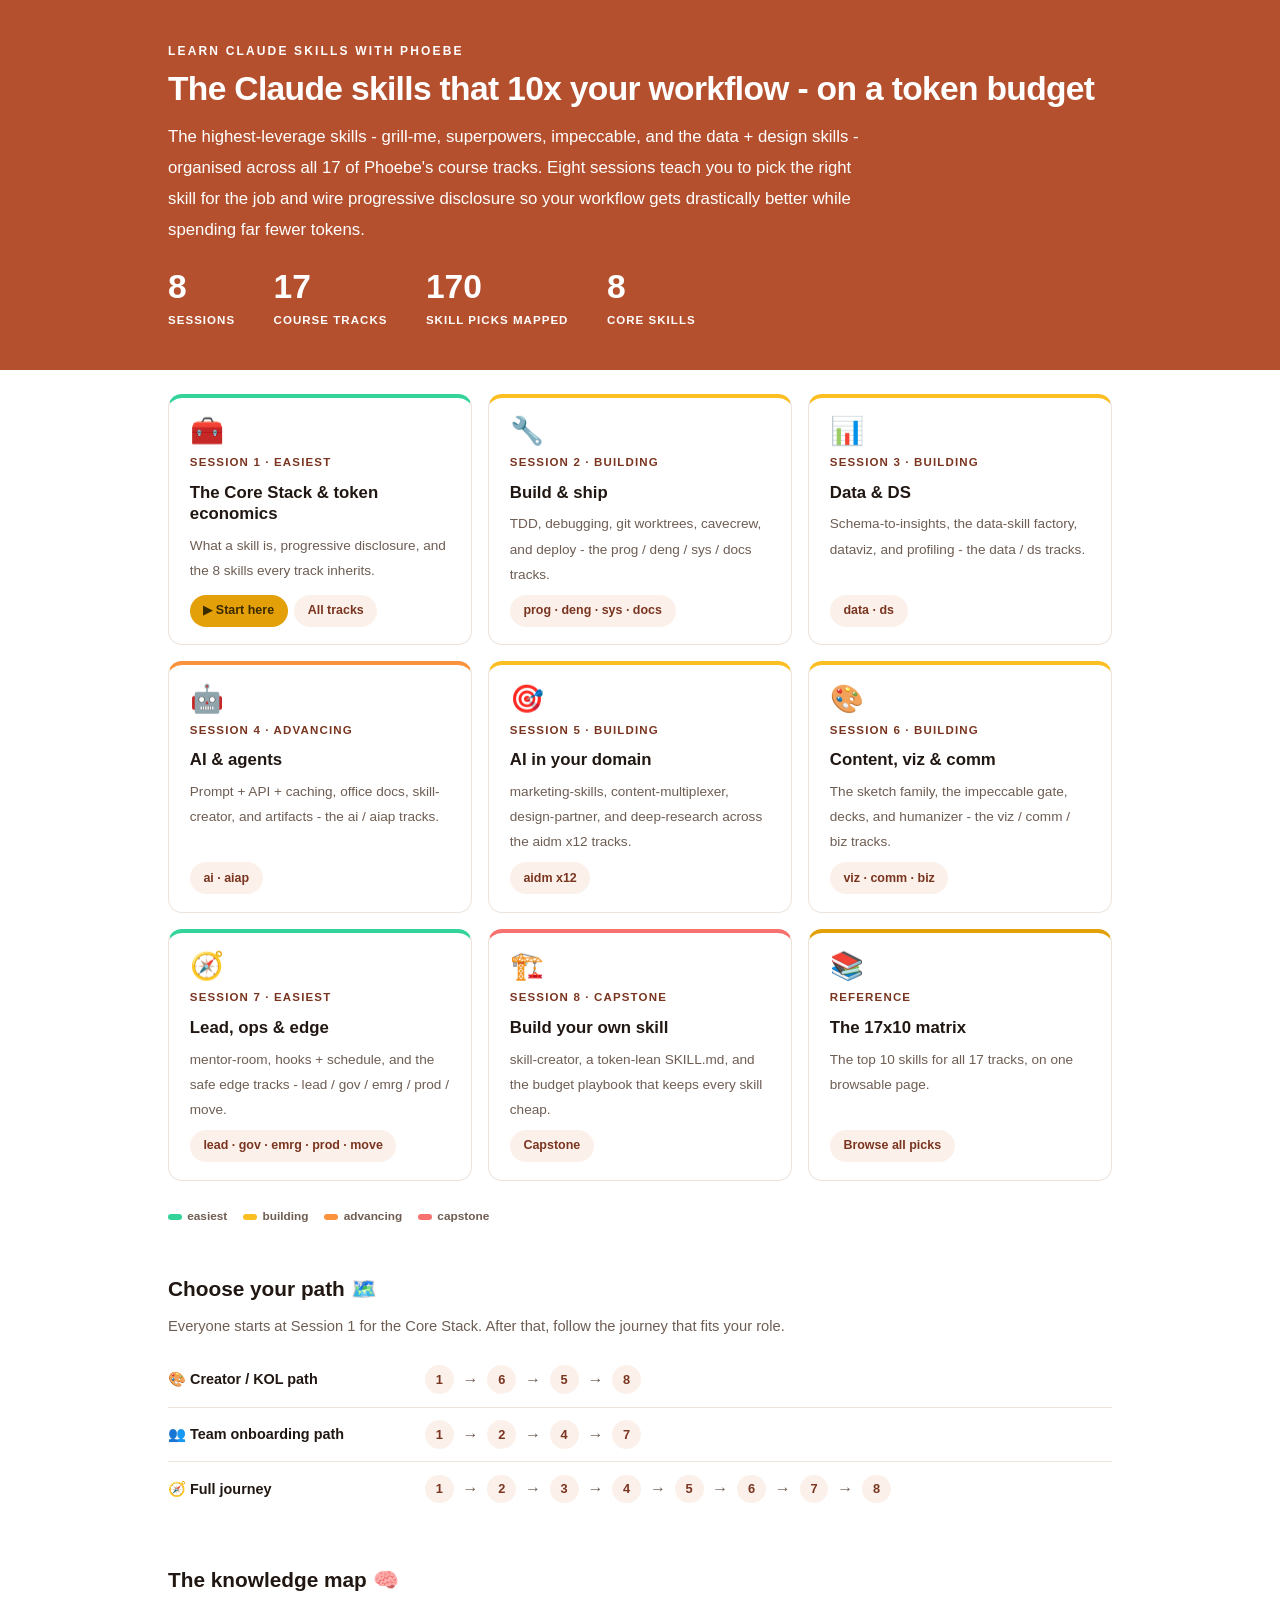
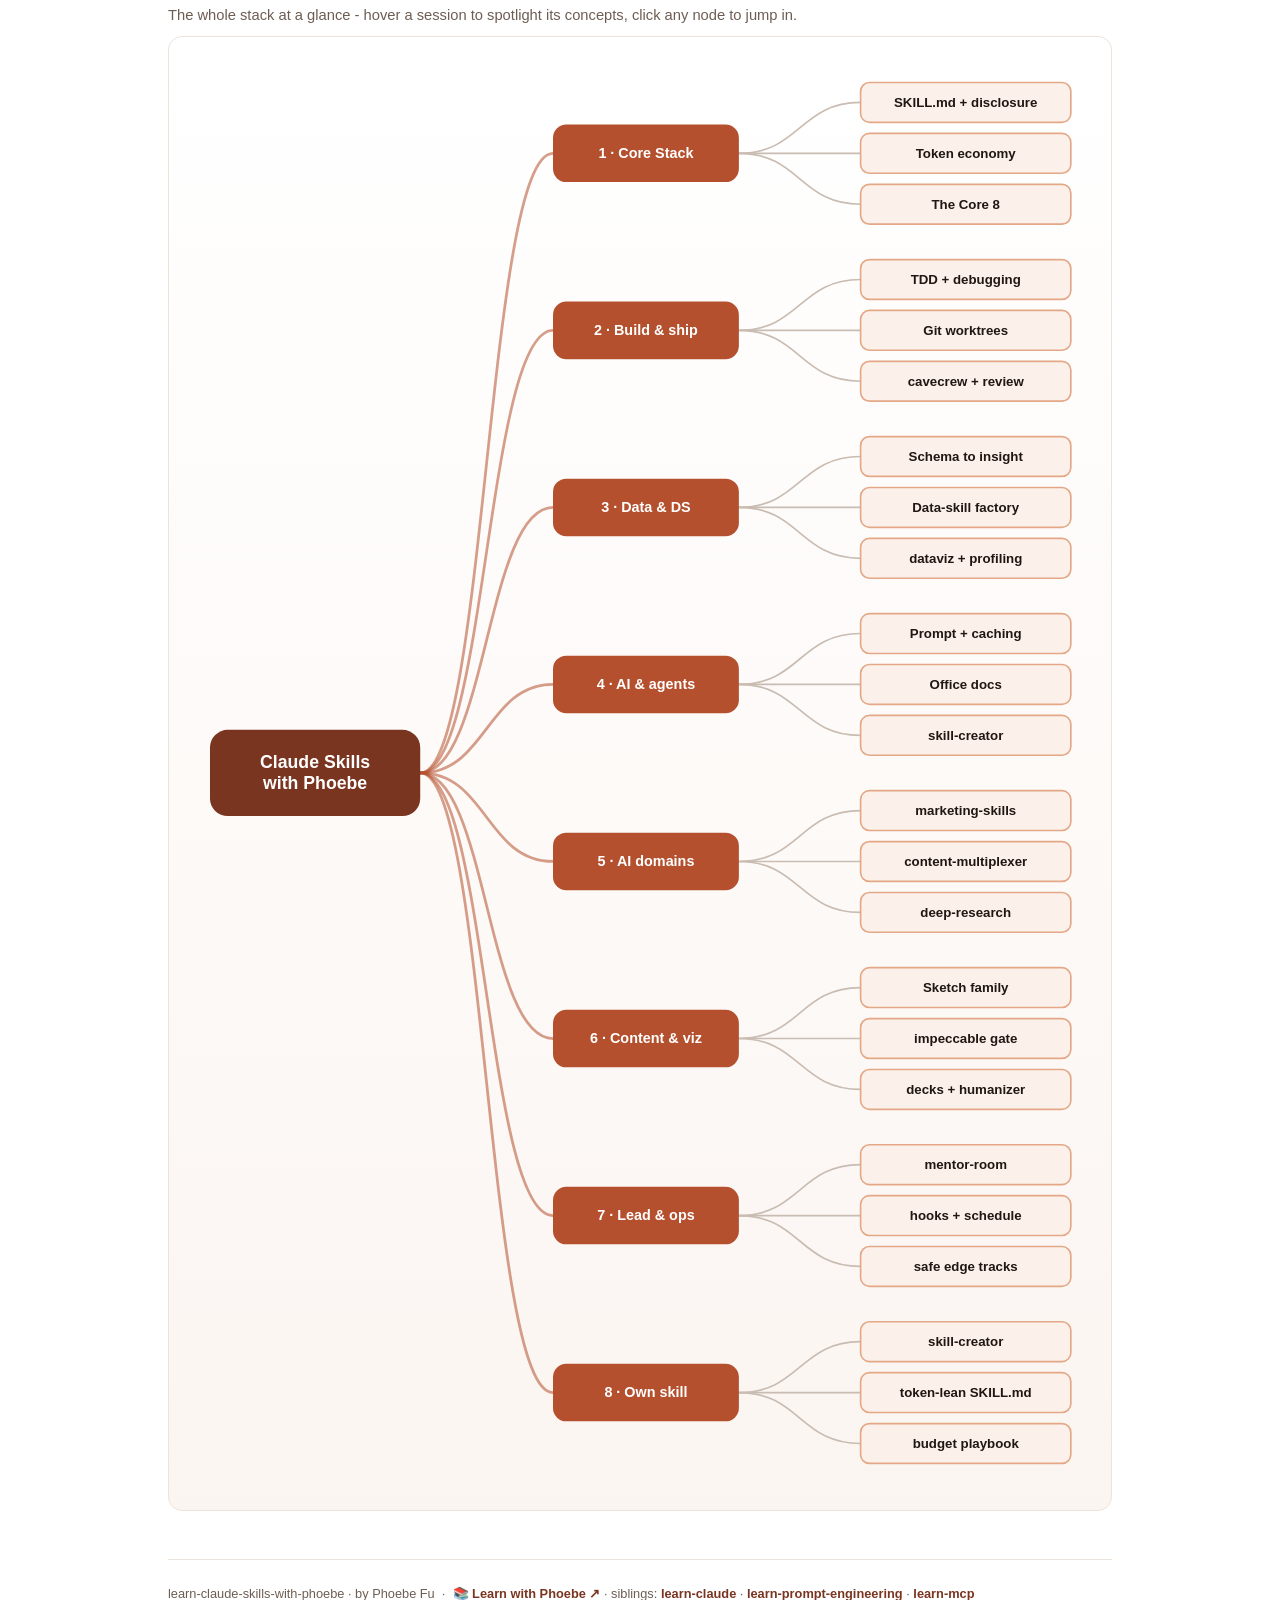
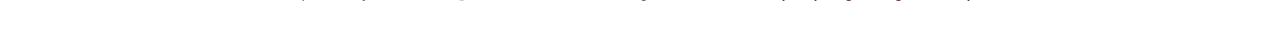
<file: index.html>
<!DOCTYPE html>
<html lang="en">
<head>
<meta charset="UTF-8">
<meta name="viewport" content="width=device-width, initial-scale=1.0">
<!-- social:start -->
<meta name="description" content="The highest-leverage skills - grill-me, superpowers, impeccable, and the data + design skills - organised across all 17 of Phoebe&#x27;s course tracks. Eight sessions teach you to pick the right...">
<meta property="og:type" content="article">
<meta property="og:site_name" content="Learn with Phoebe">
<meta property="og:title" content="learn claude skills with phoebe - the token-lean skill stack">
<meta property="og:description" content="The highest-leverage skills - grill-me, superpowers, impeccable, and the data + design skills - organised across all 17 of Phoebe&#x27;s course tracks. Eight sessions teach you to pick the right...">
<meta property="og:url" content="https://phoebefu6.github.io/learn-claude-skills-with-phoebe/">
<meta property="og:image" content="https://phoebefu6.github.io/learn-claude-skills-with-phoebe/assets/og-cover.png">
<meta property="og:image:width" content="1200">
<meta property="og:image:height" content="630">
<meta name="twitter:card" content="summary_large_image">
<meta name="twitter:title" content="learn claude skills with phoebe - the token-lean skill stack">
<meta name="twitter:description" content="The highest-leverage skills - grill-me, superpowers, impeccable, and the data + design skills - organised across all 17 of Phoebe&#x27;s course tracks. Eight sessions teach you to pick the right...">
<meta name="twitter:image" content="https://phoebefu6.github.io/learn-claude-skills-with-phoebe/assets/og-cover.png">
<!-- social:end -->
<title>learn claude skills with phoebe - the token-lean skill stack</title>
<link rel="stylesheet" href="assets/style.css?v=26">
<style>
  .stats-row { display: flex; gap: 2.4rem; margin-top: 1.5rem; flex-wrap: wrap; }
  .stat b { display: block; font-size: 2.1rem; font-weight: 800; line-height: 1.05; font-variant-numeric: tabular-nums; }
  .stat span { font-size: .72rem; opacity: 1; text-transform: uppercase; letter-spacing: .09em; font-weight: 600; }

  .course-grid { display: grid; grid-template-columns: repeat(auto-fit, minmax(17rem, 1fr)); gap: 1rem; margin-top: 1.5rem; }
  .course-card {
    border: 1px solid var(--hairline);
    border-top: 4px solid var(--diff, var(--indigo));
    border-radius: var(--radius);
    padding: 1.2rem 1.3rem 1.1rem;
    display: flex;
    flex-direction: column;
    gap: .5rem;
    text-decoration: none;
    color: var(--ink);
    background: #fff;
    transition: box-shadow .15s ease, border-color .15s ease, transform .15s ease;
    position: relative;
  }
  .course-card:hover { border-color: var(--indigo-soft); border-top-color: var(--diff, var(--indigo)); box-shadow: 0 8px 28px rgba(122,53,32,.14); transform: translateY(-3px); }
  .course-card .cicon { font-size: 1.7rem; line-height: 1; }
  .course-card .cnum { font-size: .72rem; font-weight: 700; color: var(--indigo); text-transform: uppercase; letter-spacing: .1em; }
  .course-card h3 { font-size: 1.05rem; font-weight: 800; line-height: 1.3; }
  .course-card p { font-size: .85rem; color: var(--muted); flex: 1; }
  .course-card .meta { display: flex; gap: .4rem; flex-wrap: wrap; }

  .diff-legend { display: flex; gap: 1rem; margin-top: 1.6rem; font-size: .74rem; color: var(--muted); font-weight: 600; flex-wrap: wrap; }
  .diff-legend i { display: inline-block; width: .85rem; height: .35rem; border-radius: 999px; margin-right: .35rem; vertical-align: middle; }

  .paths { margin-top: 2.6rem; }
  .paths h2 { font-size: 1.3rem; font-weight: 800; margin-bottom: .3rem; }
  .paths .plede { color: var(--muted); font-size: .92rem; margin-bottom: .8rem; }
  .path { display: flex; gap: .55rem; align-items: center; padding: .75rem 0; border-bottom: .5px solid var(--hairline); flex-wrap: wrap; }
  .path:last-child { border-bottom: none; }
  .path b { min-width: 15.5rem; font-size: .9rem; }
  .path .pstep { background: var(--indigo-50); color: var(--indigo-deep); border-radius: 999px; padding: .16rem .68rem; font-weight: 700; font-size: .8rem; text-decoration: none; transition: all .12s ease; }
  .path .pstep:hover { background: var(--indigo); color: #fff; }
  .path .parr { color: var(--muted); font-weight: 700; }

  .mm-section { margin-top: 1.6rem; }
  .mm-section h2 { font-size: 1.3rem; font-weight: 800; margin-bottom: .2rem; }
  .mm-section .mm-lede { color: var(--muted); font-size: .92rem; margin-bottom: .4rem; }
  .mm-wrap { border: 1px solid var(--hairline); border-radius: var(--radius); background: linear-gradient(180deg,#fff, #FBF5F1); padding: .6rem; overflow-x: auto; }
  .mm-svg { width: 100%; height: auto; display: block; max-width: 60rem; margin: 0 auto; min-width: 34rem; }
  .mm-link { cursor: pointer; text-decoration: none; }
  .mm-node rect { transition: opacity .15s ease, filter .15s ease; }
  .mm-node text { pointer-events: none; }
  .mm-link:hover .mm-node rect { filter: brightness(1.06); }
  .mm-edge { transition: opacity .15s ease; }
</style>
<style>/* contrast-patch-2 */ .cnum, .course-card .cnum, .paths a, .pagefoot a, .pstep, .path .pstep { color: var(--indigo-deep); }</style>
</head>
<body>

<header class="masthead">
  <div class="wrap">
    <div class="eyebrow">Learn Claude Skills with Phoebe</div>
    <h1>The Claude skills that <span class="accent">10x your workflow</span> - on a token budget</h1>
    <p class="sub">The highest-leverage skills - grill-me, superpowers, impeccable, and the data + design skills - organised across all 17 of Phoebe's course tracks. Eight sessions teach you to pick the right skill for the job and wire progressive disclosure so your workflow gets drastically better while spending far fewer tokens.</p>
    <div class="stats-row">
      <div class="stat"><b data-count="8">8</b><span>sessions</span></div>
      <div class="stat"><b data-count="17">17</b><span>course tracks</span></div>
      <div class="stat"><b data-count="170">170</b><span>skill picks mapped</span></div>
      <div class="stat"><b data-count="8">8</b><span>core skills</span></div>
    </div>
  </div>
</header>

<main class="wrap">


  <section class="section">
    <div class="course-grid">
      <a class="course-card" href="courses/01-core-stack.html" style="--diff:#34D399">
        <span class="cicon">🧰</span>
        <span class="cnum">Session 1 · easiest</span>
        <h3>The Core Stack &amp; token economics</h3>
        <p>What a skill is, progressive disclosure, and the 8 skills every track inherits.</p>
        <span class="meta"><span class="pill amber">▶ Start here</span><span class="pill light">All tracks</span></span>
      </a>
      <a class="course-card" href="courses/02-build-ship.html" style="--diff:#FBBF24">
        <span class="cicon">🔧</span>
        <span class="cnum">Session 2 · building</span>
        <h3>Build &amp; ship</h3>
        <p>TDD, debugging, git worktrees, cavecrew, and deploy - the prog / deng / sys / docs tracks.</p>
        <span class="meta"><span class="pill light">prog · deng · sys · docs</span></span>
      </a>
      <a class="course-card" href="courses/03-data-ds.html" style="--diff:#FBBF24">
        <span class="cicon">📊</span>
        <span class="cnum">Session 3 · building</span>
        <h3>Data &amp; DS</h3>
        <p>Schema-to-insights, the data-skill factory, dataviz, and profiling - the data / ds tracks.</p>
        <span class="meta"><span class="pill light">data · ds</span></span>
      </a>
      <a class="course-card" href="courses/04-ai-agents.html" style="--diff:#FB923C">
        <span class="cicon">🤖</span>
        <span class="cnum">Session 4 · advancing</span>
        <h3>AI &amp; agents</h3>
        <p>Prompt + API + caching, office docs, skill-creator, and artifacts - the ai / aiap tracks.</p>
        <span class="meta"><span class="pill light">ai · aiap</span></span>
      </a>
      <a class="course-card" href="courses/05-ai-domains.html" style="--diff:#FBBF24">
        <span class="cicon">🎯</span>
        <span class="cnum">Session 5 · building</span>
        <h3>AI in your domain</h3>
        <p>marketing-skills, content-multiplexer, design-partner, and deep-research across the aidm x12 tracks.</p>
        <span class="meta"><span class="pill light">aidm x12</span></span>
      </a>
      <a class="course-card" href="courses/06-content-viz-comm.html" style="--diff:#FBBF24">
        <span class="cicon">🎨</span>
        <span class="cnum">Session 6 · building</span>
        <h3>Content, viz &amp; comm</h3>
        <p>The sketch family, the impeccable gate, decks, and humanizer - the viz / comm / biz tracks.</p>
        <span class="meta"><span class="pill light">viz · comm · biz</span></span>
      </a>
      <a class="course-card" href="courses/07-lead-ops-edge.html" style="--diff:#34D399">
        <span class="cicon">🧭</span>
        <span class="cnum">Session 7 · easiest</span>
        <h3>Lead, ops &amp; edge</h3>
        <p>mentor-room, hooks + schedule, and the safe edge tracks - lead / gov / emrg / prod / move.</p>
        <span class="meta"><span class="pill light">lead · gov · emrg · prod · move</span></span>
      </a>
      <a class="course-card" href="courses/08-build-your-own-skill.html" style="--diff:#F87171">
        <span class="cicon">🏗️</span>
        <span class="cnum">Session 8 · capstone</span>
        <h3>Build your own skill</h3>
        <p>skill-creator, a token-lean SKILL.md, and the budget playbook that keeps every skill cheap.</p>
        <span class="meta"><span class="pill light">Capstone</span></span>
      </a>
      <a class="course-card" href="00-matrix.html" style="--diff:#E3A008">
        <span class="cicon">📚</span>
        <span class="cnum">Reference</span>
        <h3>The 17x10 matrix</h3>
        <p>The top 10 skills for all 17 tracks, on one browsable page.</p>
        <span class="meta"><span class="pill light">Browse all picks</span></span>
      </a>
    </div>
    <div class="diff-legend">
      <span><i style="background:#34D399"></i>easiest</span>
      <span><i style="background:#FBBF24"></i>building</span>
      <span><i style="background:#FB923C"></i>advancing</span>
      <span><i style="background:#F87171"></i>capstone</span>
    </div>

    <div class="paths">
      <h2>Choose your path 🗺️</h2>
      <p class="plede">Everyone starts at Session 1 for the Core Stack. After that, follow the journey that fits your role.</p>
      <div class="path"><b>🎨 Creator / KOL path</b>
        <a class="pstep" href="courses/01-core-stack.html">1</a><span class="parr">→</span>
        <a class="pstep" href="courses/06-content-viz-comm.html">6</a><span class="parr">→</span>
        <a class="pstep" href="courses/05-ai-domains.html">5</a><span class="parr">→</span>
        <a class="pstep" href="courses/08-build-your-own-skill.html">8</a>
      </div>
      <div class="path"><b>👥 Team onboarding path</b>
        <a class="pstep" href="courses/01-core-stack.html">1</a><span class="parr">→</span>
        <a class="pstep" href="courses/02-build-ship.html">2</a><span class="parr">→</span>
        <a class="pstep" href="courses/04-ai-agents.html">4</a><span class="parr">→</span>
        <a class="pstep" href="courses/07-lead-ops-edge.html">7</a>
      </div>
      <div class="path"><b>🧭 Full journey</b>
        <a class="pstep" href="courses/01-core-stack.html">1</a><span class="parr">→</span>
        <a class="pstep" href="courses/02-build-ship.html">2</a><span class="parr">→</span>
        <a class="pstep" href="courses/03-data-ds.html">3</a><span class="parr">→</span>
        <a class="pstep" href="courses/04-ai-agents.html">4</a><span class="parr">→</span>
        <a class="pstep" href="courses/05-ai-domains.html">5</a><span class="parr">→</span>
        <a class="pstep" href="courses/06-content-viz-comm.html">6</a><span class="parr">→</span>
        <a class="pstep" href="courses/07-lead-ops-edge.html">7</a><span class="parr">→</span>
        <a class="pstep" href="courses/08-build-your-own-skill.html">8</a>
      </div>
    </div>
  </section>

  <section class="section mm-section">
    <h2>The knowledge map 🧠</h2>
    <p class="mm-lede">The whole stack at a glance - hover a session to spotlight its concepts, click any node to jump in.</p>
    <div class="mm-wrap"><div id="mindmap"></div></div>
  </section>

  <footer class="pagefoot">
    <span>learn-claude-skills-with-phoebe · by Phoebe Fu &nbsp;·&nbsp; 📚 <a href="https://phoebefu6.github.io/learn-with-phoebe/">Learn with Phoebe ↗</a> · siblings: <a href="https://phoebefu6.github.io/learn-claude-with-phoebe/">learn-claude</a> · <a href="https://phoebefu6.github.io/learn-prompt-engineering-with-phoebe/">learn-prompt-engineering</a> · <a href="https://phoebefu6.github.io/learn-mcp-with-phoebe/">learn-mcp</a></span>
  </footer>
</main>

<script>
window.MINDMAP_DATA = {
  title: "Claude Skills\nwith Phoebe",
  centerColor: "#7A3520",
  sessions: [
    { label: "Core Stack", href: "courses/01-core-stack.html", color: "#34D399",
      concepts: [
        { label: "SKILL.md + disclosure", href: "courses/01-core-stack.html" },
        { label: "Token economy", href: "courses/01-core-stack.html" },
        { label: "The Core 8", href: "courses/01-core-stack.html" } ] },
    { label: "Build & ship", href: "courses/02-build-ship.html", color: "#FBBF24",
      concepts: [
        { label: "TDD + debugging", href: "courses/02-build-ship.html" },
        { label: "Git worktrees", href: "courses/02-build-ship.html" },
        { label: "cavecrew + review", href: "courses/02-build-ship.html" } ] },
    { label: "Data & DS", href: "courses/03-data-ds.html", color: "#FBBF24",
      concepts: [
        { label: "Schema to insight", href: "courses/03-data-ds.html" },
        { label: "Data-skill factory", href: "courses/03-data-ds.html" },
        { label: "dataviz + profiling", href: "courses/03-data-ds.html" } ] },
    { label: "AI & agents", href: "courses/04-ai-agents.html", color: "#FB923C",
      concepts: [
        { label: "Prompt + caching", href: "courses/04-ai-agents.html" },
        { label: "Office docs", href: "courses/04-ai-agents.html" },
        { label: "skill-creator", href: "courses/04-ai-agents.html" } ] },
    { label: "AI domains", href: "courses/05-ai-domains.html", color: "#FBBF24",
      concepts: [
        { label: "marketing-skills", href: "courses/05-ai-domains.html" },
        { label: "content-multiplexer", href: "courses/05-ai-domains.html" },
        { label: "deep-research", href: "courses/05-ai-domains.html" } ] },
    { label: "Content & viz", href: "courses/06-content-viz-comm.html", color: "#FBBF24",
      concepts: [
        { label: "Sketch family", href: "courses/06-content-viz-comm.html" },
        { label: "impeccable gate", href: "courses/06-content-viz-comm.html" },
        { label: "decks + humanizer", href: "courses/06-content-viz-comm.html" } ] },
    { label: "Lead & ops", href: "courses/07-lead-ops-edge.html", color: "#34D399",
      concepts: [
        { label: "mentor-room", href: "courses/07-lead-ops-edge.html" },
        { label: "hooks + schedule", href: "courses/07-lead-ops-edge.html" },
        { label: "safe edge tracks", href: "courses/07-lead-ops-edge.html" } ] },
    { label: "Own skill", href: "courses/08-build-your-own-skill.html", color: "#F87171",
      concepts: [
        { label: "skill-creator", href: "courses/08-build-your-own-skill.html" },
        { label: "token-lean SKILL.md", href: "courses/08-build-your-own-skill.html" },
        { label: "budget playbook", href: "courses/08-build-your-own-skill.html" } ] }
  ]
};
</script>
<script src="assets/mindmap.js?v=6"></script>
<script src="assets/app.js?v=25"></script>
</body>
</html>
</file>
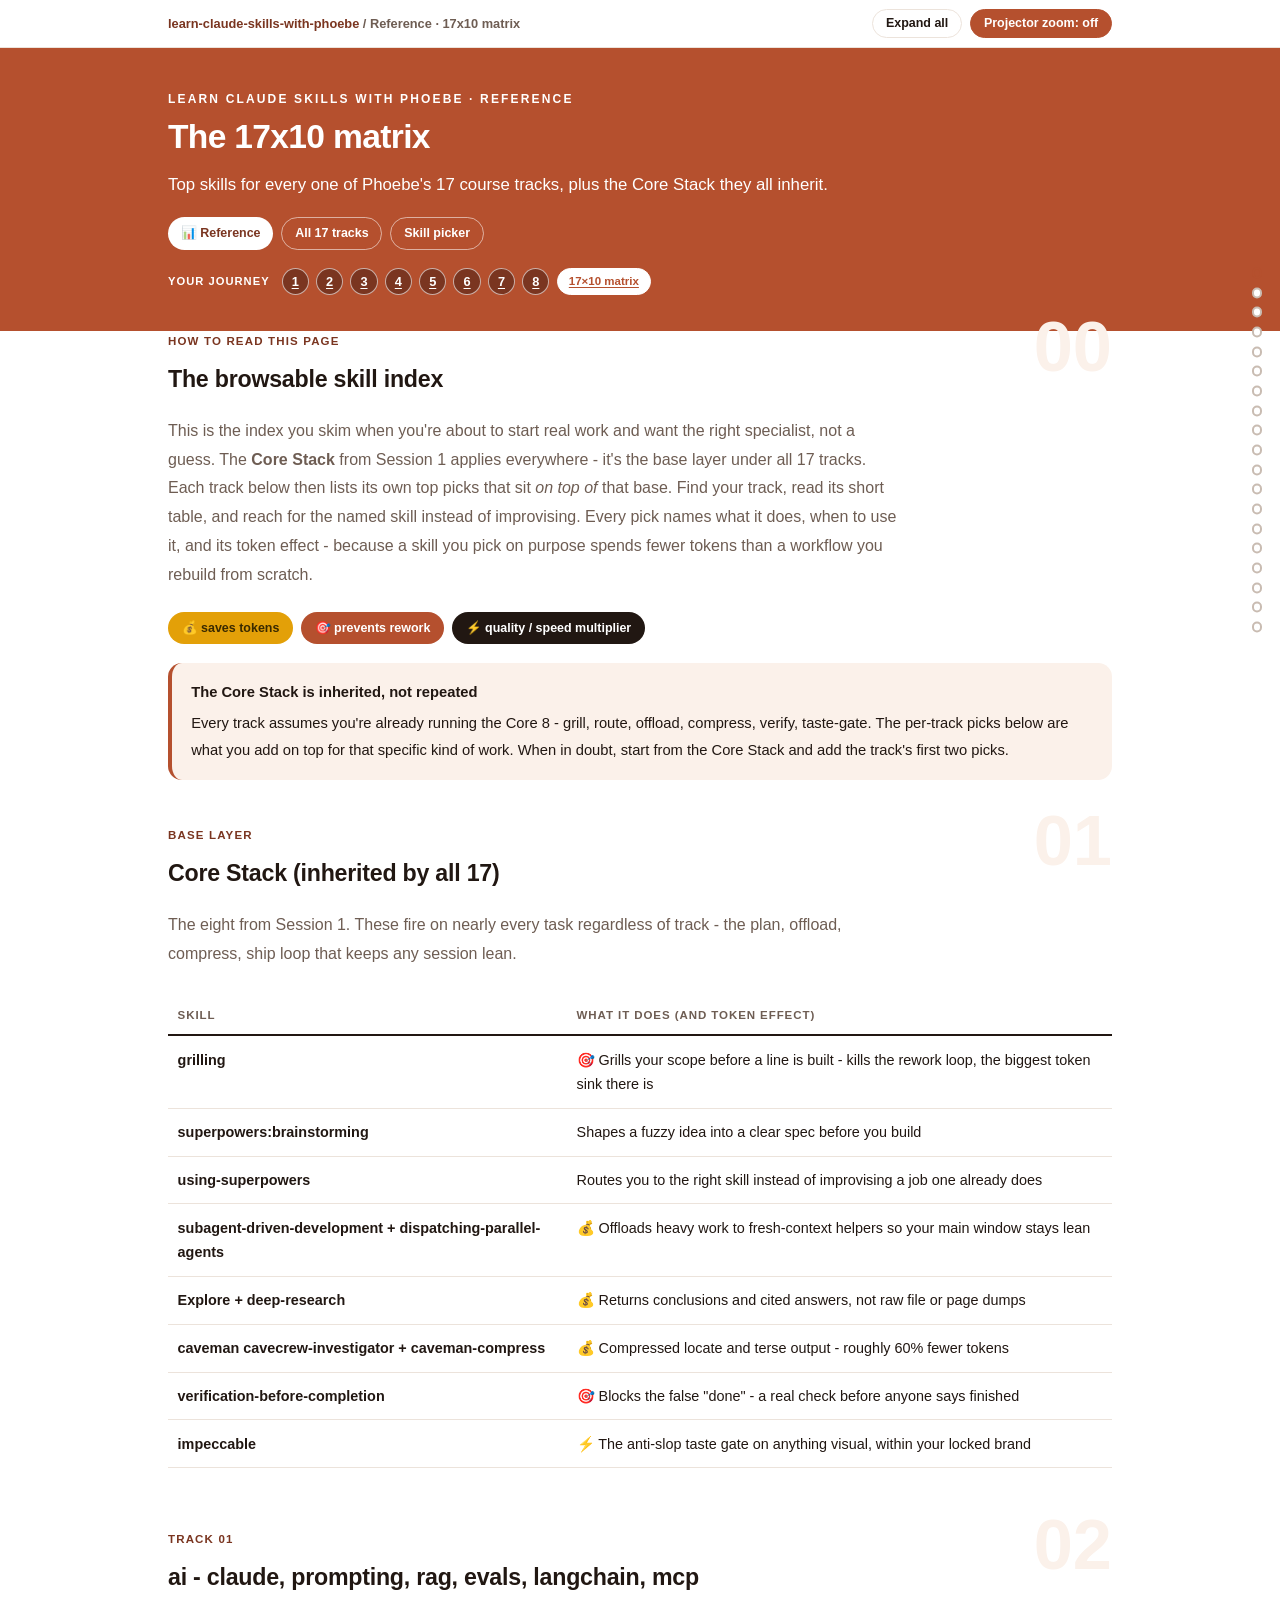
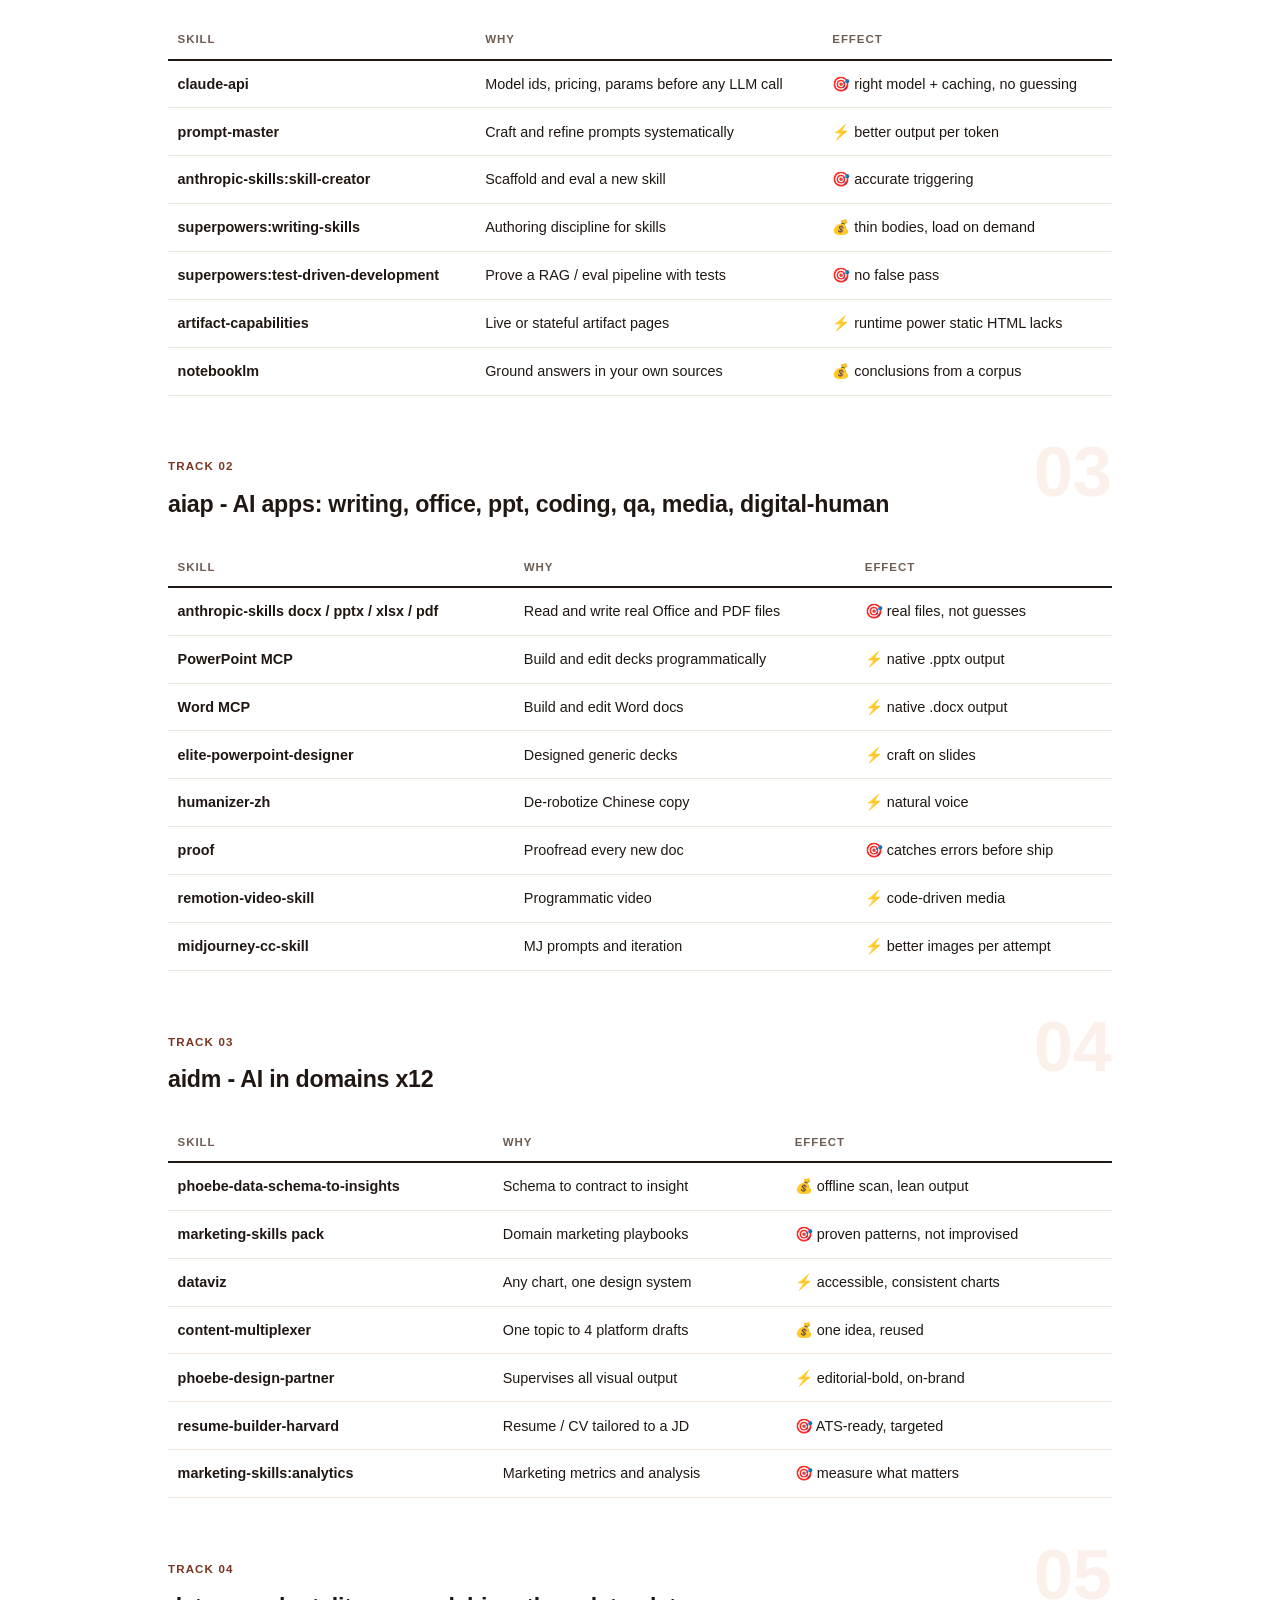
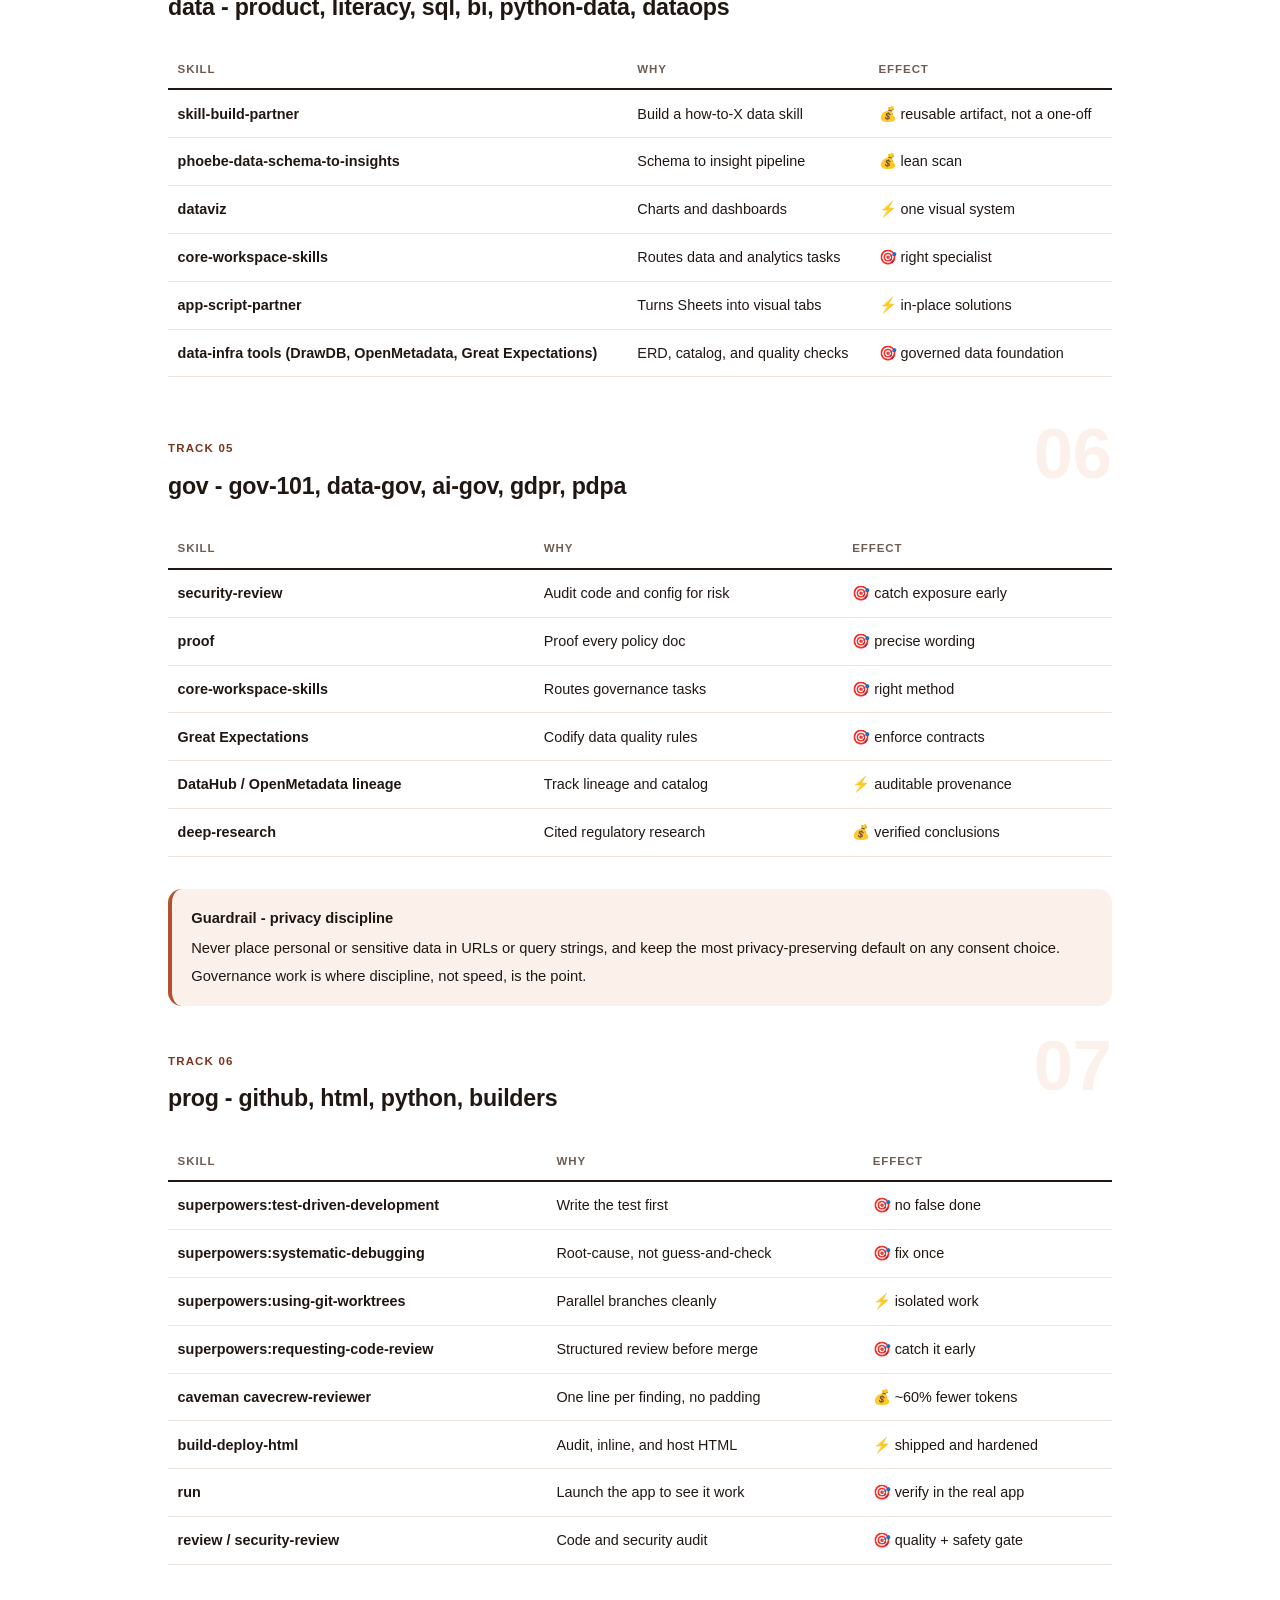
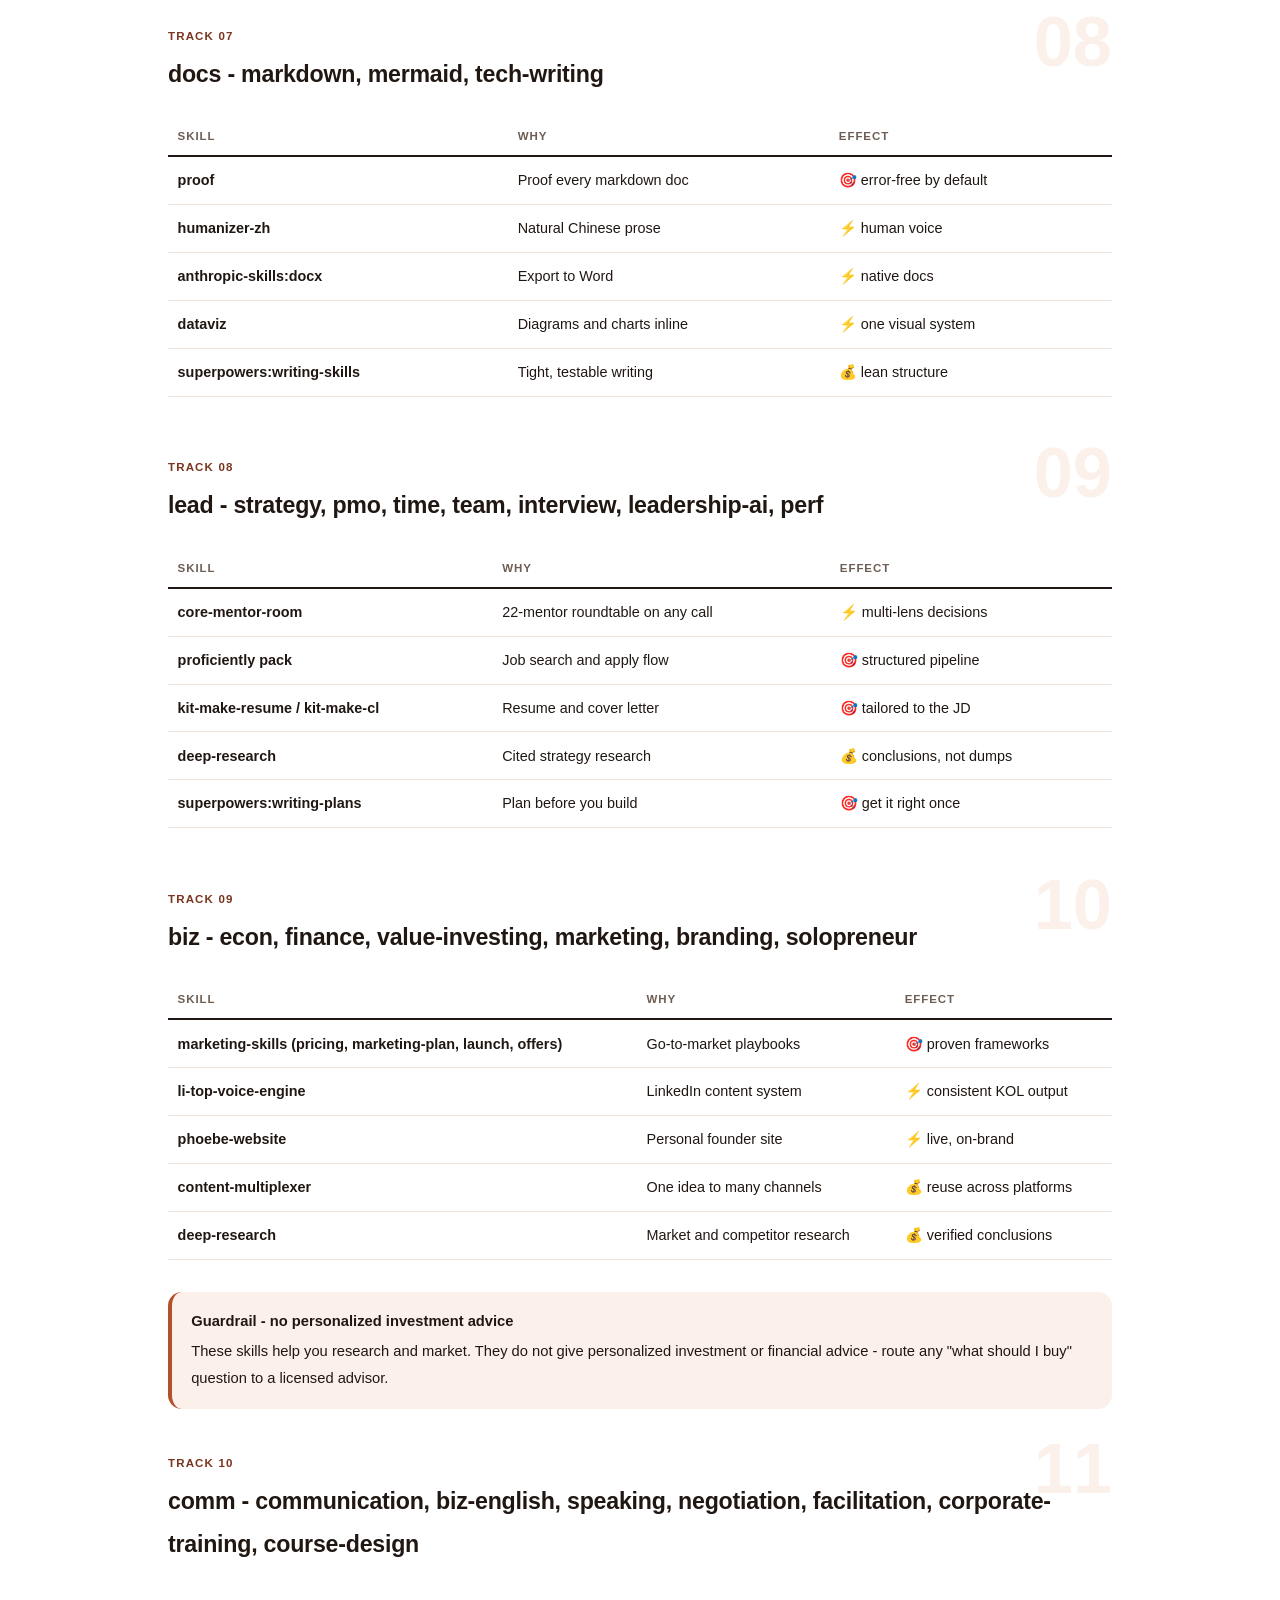
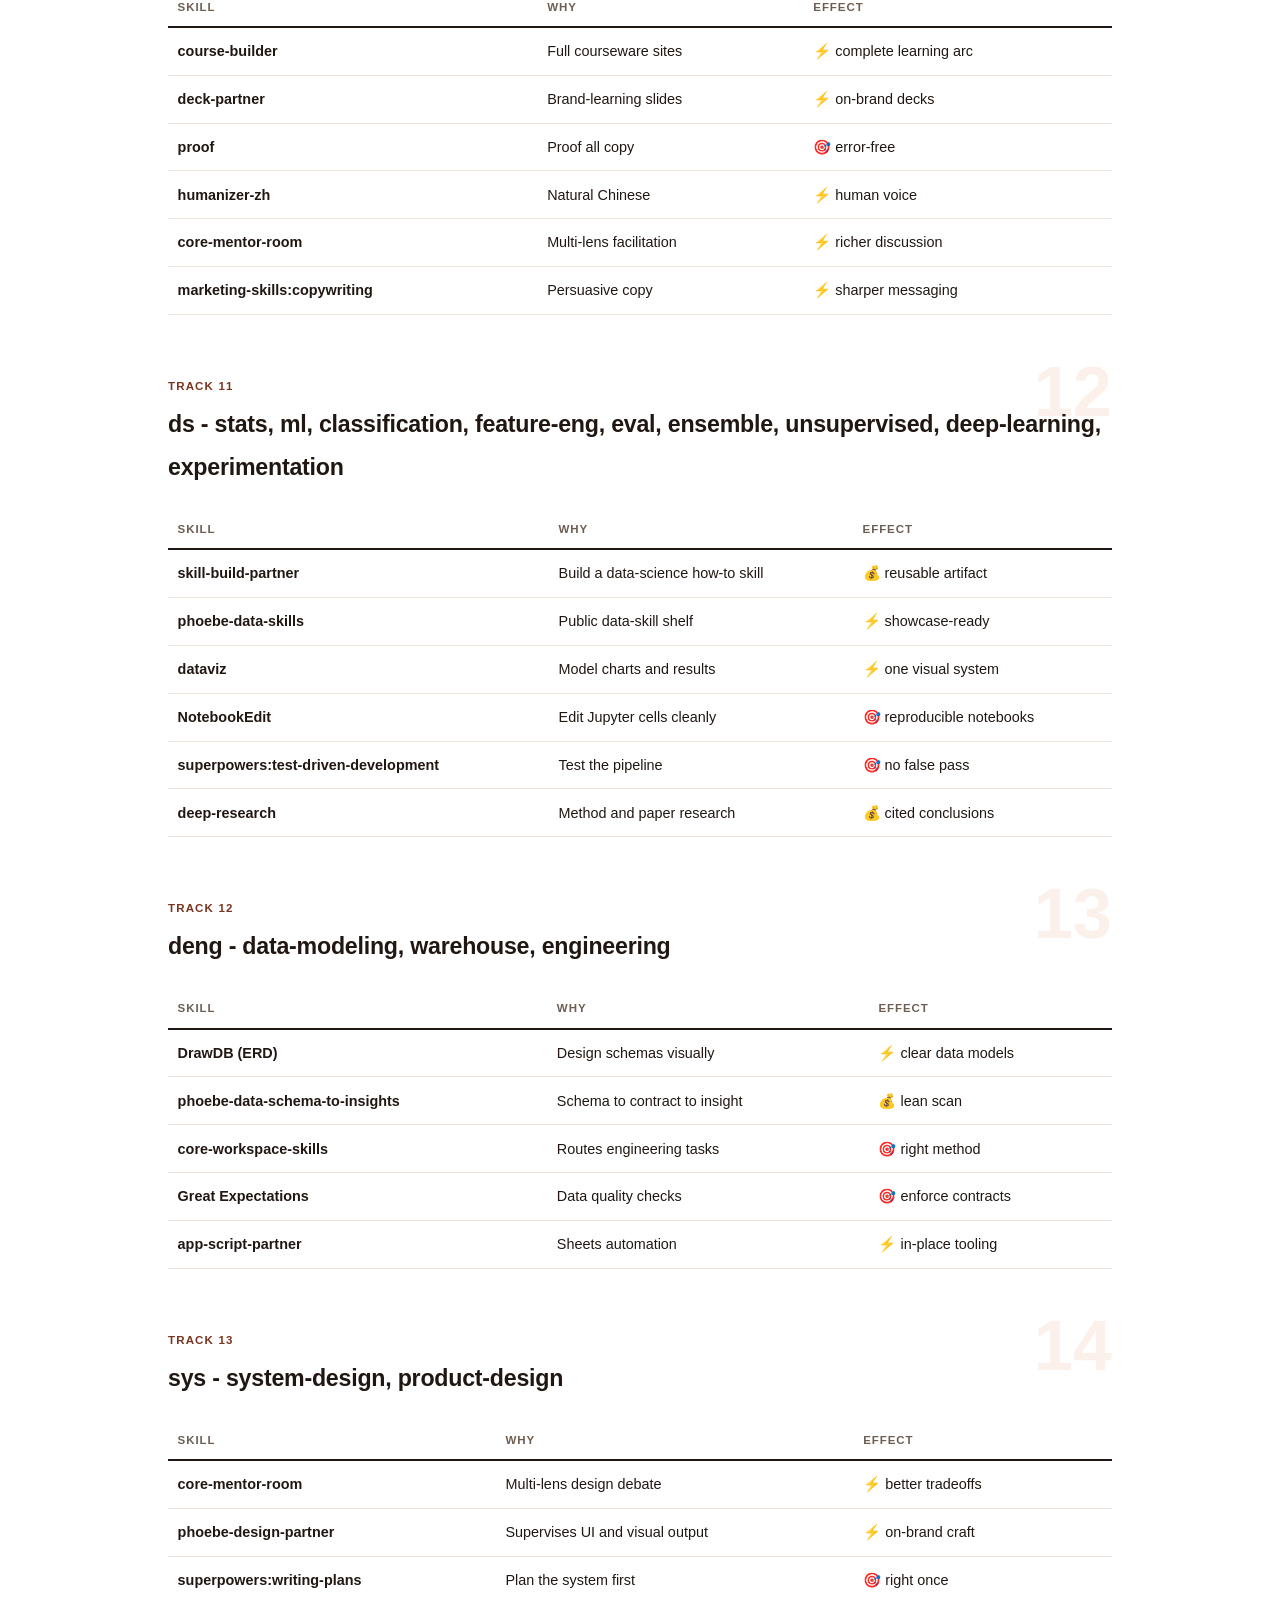
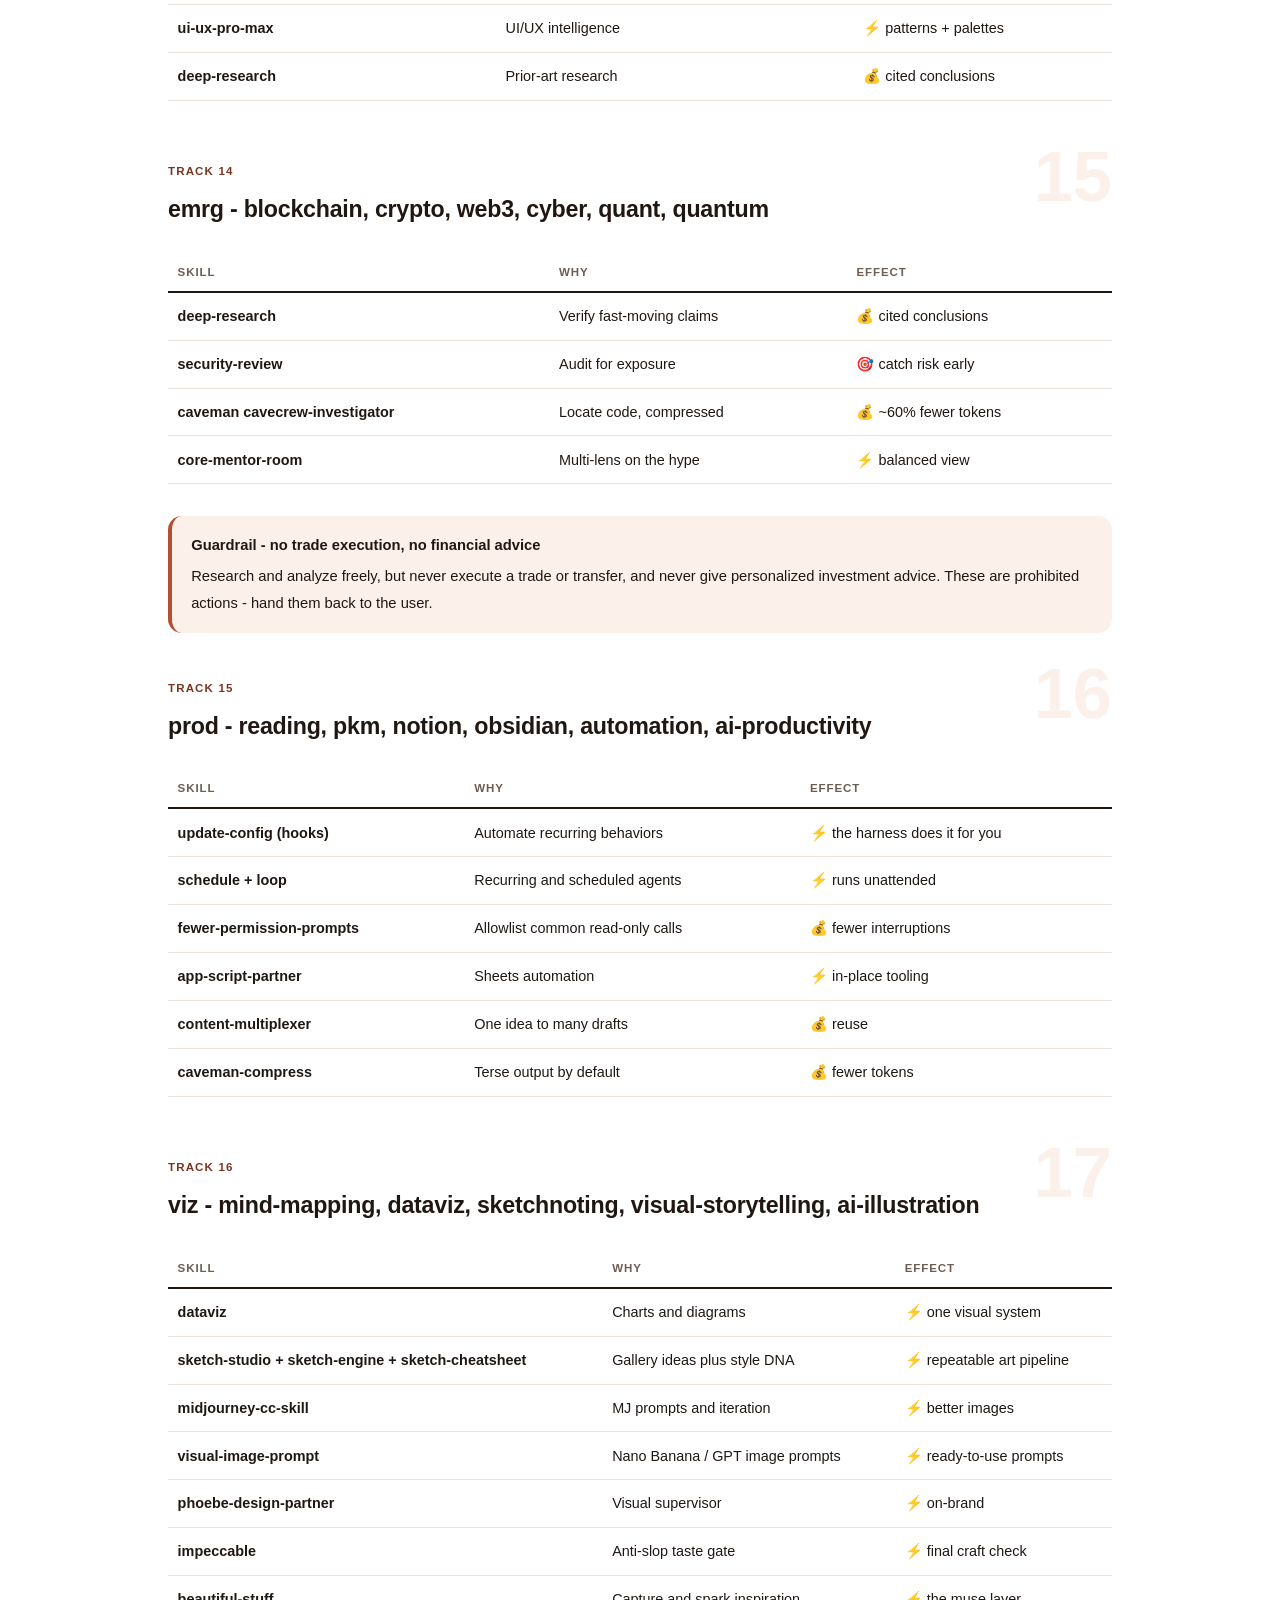
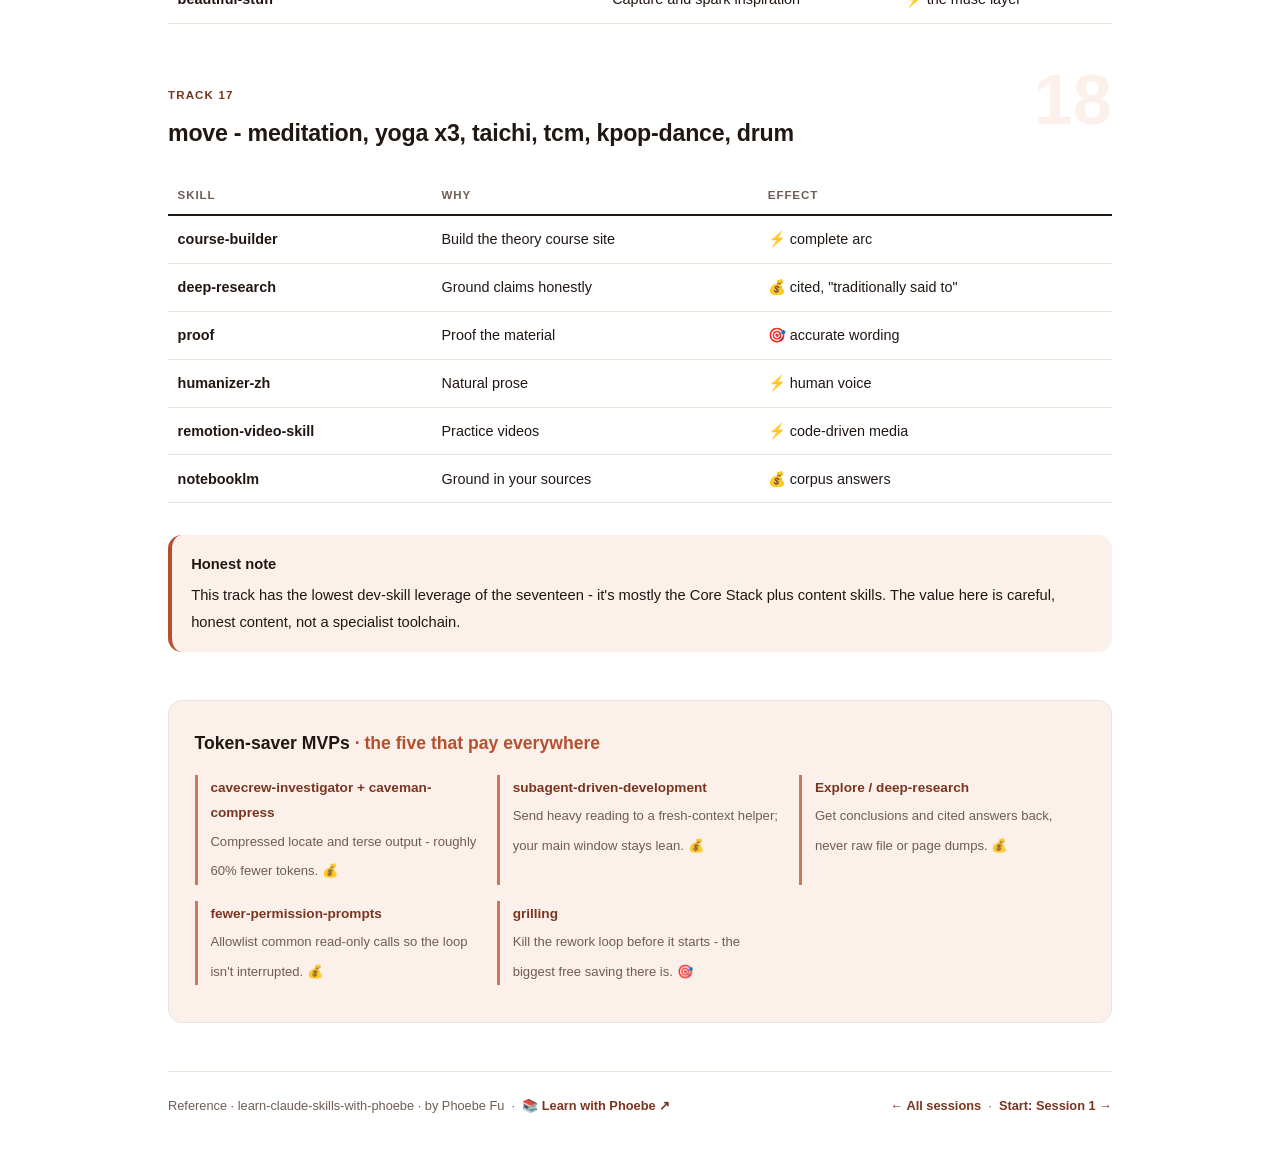
<file: 00-matrix.html>
<!DOCTYPE html>
<html lang="en">
<head>
<meta charset="UTF-8">
<meta name="viewport" content="width=device-width, initial-scale=1.0">
<title>Reference · The 17x10 matrix - learn claude skills with phoebe</title>
<link rel="stylesheet" href="assets/style.css?v=9">
</head>
<body>

<div class="toolbar">
  <div class="wrap">
    <span class="crumb"><a href="index.html">learn-claude-skills-with-phoebe</a> / Reference · 17x10 matrix</span>
    <button class="btn" id="toggle-all" type="button">Expand all</button>
    <button class="btn primary" id="zoom-toggle" type="button">Projector zoom: off</button>
  </div>
</div>

<header class="masthead">
  <div class="wrap">
    <div class="eyebrow">Learn Claude Skills with Phoebe · Reference</div>
    <h1>The 17x10 <span class="accent">matrix</span></h1>
    <p class="sub">Top skills for every one of Phoebe's 17 course tracks, plus the Core Stack they all inherit.</p>
    <div class="chip-row">
      <span class="chip level">📊 Reference</span>
      <span class="chip audience">All 17 tracks</span>
      <span class="chip audience">Skill picker</span>
    </div>
  </div>
</header>

<main class="wrap">

  <!-- ============ INTRO ============ -->
  <section class="section" id="intro">
    <div class="section-kicker">
      <span class="klabel">How to read this page</span>
      <h2>The browsable skill index</h2>
    </div>
    <p class="lede">This is the index you skim when you're about to start real work and want the right specialist, not a guess. The <strong>Core Stack</strong> from Session 1 applies everywhere - it's the base layer under all 17 tracks. Each track below then lists its own top picks that sit <em>on top of</em> that base. Find your track, read its short table, and reach for the named skill instead of improvising. Every pick names what it does, when to use it, and its token effect - because a skill you pick on purpose spends fewer tokens than a workflow you rebuild from scratch.</p>
    <div class="legend">
      <span class="pill peach">💰 saves tokens</span>
      <span class="pill solid">🎯 prevents rework</span>
      <span class="pill inkpill">⚡ quality / speed multiplier</span>
    </div>
    <div class="callout tip">
      <strong>The Core Stack is inherited, not repeated</strong>
      Every track assumes you're already running the Core 8 - grill, route, offload, compress, verify, taste-gate. The per-track picks below are what you add on top for that specific kind of work. When in doubt, start from the Core Stack and add the track's first two picks.
    </div>
  </section>

  <!-- ============ CORE STACK ============ -->
  <section class="section" id="core-stack">
    <div class="section-kicker">
      <span class="klabel">Base layer</span>
      <h2>Core Stack (inherited by all 17)</h2>
    </div>
    <p class="lede">The eight from Session 1. These fire on nearly every task regardless of track - the plan, offload, compress, ship loop that keeps any session lean.</p>
    <table class="clean">
      <thead><tr><th>Skill</th><th>What it does (and token effect)</th></tr></thead>
      <tbody>
        <tr><td>grilling</td><td>🎯 Grills your scope before a line is built - kills the rework loop, the biggest token sink there is</td></tr>
        <tr><td>superpowers:brainstorming</td><td>Shapes a fuzzy idea into a clear spec before you build</td></tr>
        <tr><td>using-superpowers</td><td>Routes you to the right skill instead of improvising a job one already does</td></tr>
        <tr><td>subagent-driven-development + dispatching-parallel-agents</td><td>💰 Offloads heavy work to fresh-context helpers so your main window stays lean</td></tr>
        <tr><td>Explore + deep-research</td><td>💰 Returns conclusions and cited answers, not raw file or page dumps</td></tr>
        <tr><td>caveman cavecrew-investigator + caveman-compress</td><td>💰 Compressed locate and terse output - roughly 60% fewer tokens</td></tr>
        <tr><td>verification-before-completion</td><td>🎯 Blocks the false "done" - a real check before anyone says finished</td></tr>
        <tr><td>impeccable</td><td>⚡ The anti-slop taste gate on anything visual, within your locked brand</td></tr>
      </tbody>
    </table>
  </section>

  <!-- ============ TRACK 1 ============ -->
  <section class="section" id="track-ai">
    <div class="section-kicker">
      <span class="klabel">Track 01</span>
      <h2>ai - claude, prompting, rag, evals, langchain, mcp</h2>
    </div>
    <table class="clean">
      <thead><tr><th>Skill</th><th>Why</th><th>Effect</th></tr></thead>
      <tbody>
        <tr><td>claude-api</td><td>Model ids, pricing, params before any LLM call</td><td>🎯 right model + caching, no guessing</td></tr>
        <tr><td>prompt-master</td><td>Craft and refine prompts systematically</td><td>⚡ better output per token</td></tr>
        <tr><td>anthropic-skills:skill-creator</td><td>Scaffold and eval a new skill</td><td>🎯 accurate triggering</td></tr>
        <tr><td>superpowers:writing-skills</td><td>Authoring discipline for skills</td><td>💰 thin bodies, load on demand</td></tr>
        <tr><td>superpowers:test-driven-development</td><td>Prove a RAG / eval pipeline with tests</td><td>🎯 no false pass</td></tr>
        <tr><td>artifact-capabilities</td><td>Live or stateful artifact pages</td><td>⚡ runtime power static HTML lacks</td></tr>
        <tr><td>notebooklm</td><td>Ground answers in your own sources</td><td>💰 conclusions from a corpus</td></tr>
      </tbody>
    </table>
  </section>

  <!-- ============ TRACK 2 ============ -->
  <section class="section" id="track-aiap">
    <div class="section-kicker">
      <span class="klabel">Track 02</span>
      <h2>aiap - AI apps: writing, office, ppt, coding, qa, media, digital-human</h2>
    </div>
    <table class="clean">
      <thead><tr><th>Skill</th><th>Why</th><th>Effect</th></tr></thead>
      <tbody>
        <tr><td>anthropic-skills docx / pptx / xlsx / pdf</td><td>Read and write real Office and PDF files</td><td>🎯 real files, not guesses</td></tr>
        <tr><td>PowerPoint MCP</td><td>Build and edit decks programmatically</td><td>⚡ native .pptx output</td></tr>
        <tr><td>Word MCP</td><td>Build and edit Word docs</td><td>⚡ native .docx output</td></tr>
        <tr><td>elite-powerpoint-designer</td><td>Designed generic decks</td><td>⚡ craft on slides</td></tr>
        <tr><td>humanizer-zh</td><td>De-robotize Chinese copy</td><td>⚡ natural voice</td></tr>
        <tr><td>proof</td><td>Proofread every new doc</td><td>🎯 catches errors before ship</td></tr>
        <tr><td>remotion-video-skill</td><td>Programmatic video</td><td>⚡ code-driven media</td></tr>
        <tr><td>midjourney-cc-skill</td><td>MJ prompts and iteration</td><td>⚡ better images per attempt</td></tr>
      </tbody>
    </table>
  </section>

  <!-- ============ TRACK 3 ============ -->
  <section class="section" id="track-aidm">
    <div class="section-kicker">
      <span class="klabel">Track 03</span>
      <h2>aidm - AI in domains x12</h2>
    </div>
    <table class="clean">
      <thead><tr><th>Skill</th><th>Why</th><th>Effect</th></tr></thead>
      <tbody>
        <tr><td>phoebe-data-schema-to-insights</td><td>Schema to contract to insight</td><td>💰 offline scan, lean output</td></tr>
        <tr><td>marketing-skills pack</td><td>Domain marketing playbooks</td><td>🎯 proven patterns, not improvised</td></tr>
        <tr><td>dataviz</td><td>Any chart, one design system</td><td>⚡ accessible, consistent charts</td></tr>
        <tr><td>content-multiplexer</td><td>One topic to 4 platform drafts</td><td>💰 one idea, reused</td></tr>
        <tr><td>phoebe-design-partner</td><td>Supervises all visual output</td><td>⚡ editorial-bold, on-brand</td></tr>
        <tr><td>resume-builder-harvard</td><td>Resume / CV tailored to a JD</td><td>🎯 ATS-ready, targeted</td></tr>
        <tr><td>marketing-skills:analytics</td><td>Marketing metrics and analysis</td><td>🎯 measure what matters</td></tr>
      </tbody>
    </table>
  </section>

  <!-- ============ TRACK 4 ============ -->
  <section class="section" id="track-data">
    <div class="section-kicker">
      <span class="klabel">Track 04</span>
      <h2>data - product, literacy, sql, bi, python-data, dataops</h2>
    </div>
    <table class="clean">
      <thead><tr><th>Skill</th><th>Why</th><th>Effect</th></tr></thead>
      <tbody>
        <tr><td>skill-build-partner</td><td>Build a how-to-X data skill</td><td>💰 reusable artifact, not a one-off</td></tr>
        <tr><td>phoebe-data-schema-to-insights</td><td>Schema to insight pipeline</td><td>💰 lean scan</td></tr>
        <tr><td>dataviz</td><td>Charts and dashboards</td><td>⚡ one visual system</td></tr>
        <tr><td>core-workspace-skills</td><td>Routes data and analytics tasks</td><td>🎯 right specialist</td></tr>
        <tr><td>app-script-partner</td><td>Turns Sheets into visual tabs</td><td>⚡ in-place solutions</td></tr>
        <tr><td>data-infra tools (DrawDB, OpenMetadata, Great Expectations)</td><td>ERD, catalog, and quality checks</td><td>🎯 governed data foundation</td></tr>
      </tbody>
    </table>
  </section>

  <!-- ============ TRACK 5 ============ -->
  <section class="section" id="track-gov">
    <div class="section-kicker">
      <span class="klabel">Track 05</span>
      <h2>gov - gov-101, data-gov, ai-gov, gdpr, pdpa</h2>
    </div>
    <table class="clean">
      <thead><tr><th>Skill</th><th>Why</th><th>Effect</th></tr></thead>
      <tbody>
        <tr><td>security-review</td><td>Audit code and config for risk</td><td>🎯 catch exposure early</td></tr>
        <tr><td>proof</td><td>Proof every policy doc</td><td>🎯 precise wording</td></tr>
        <tr><td>core-workspace-skills</td><td>Routes governance tasks</td><td>🎯 right method</td></tr>
        <tr><td>Great Expectations</td><td>Codify data quality rules</td><td>🎯 enforce contracts</td></tr>
        <tr><td>DataHub / OpenMetadata lineage</td><td>Track lineage and catalog</td><td>⚡ auditable provenance</td></tr>
        <tr><td>deep-research</td><td>Cited regulatory research</td><td>💰 verified conclusions</td></tr>
      </tbody>
    </table>
    <div class="callout tip">
      <strong>Guardrail - privacy discipline</strong>
      Never place personal or sensitive data in URLs or query strings, and keep the most privacy-preserving default on any consent choice. Governance work is where discipline, not speed, is the point.
    </div>
  </section>

  <!-- ============ TRACK 6 ============ -->
  <section class="section" id="track-prog">
    <div class="section-kicker">
      <span class="klabel">Track 06</span>
      <h2>prog - github, html, python, builders</h2>
    </div>
    <table class="clean">
      <thead><tr><th>Skill</th><th>Why</th><th>Effect</th></tr></thead>
      <tbody>
        <tr><td>superpowers:test-driven-development</td><td>Write the test first</td><td>🎯 no false done</td></tr>
        <tr><td>superpowers:systematic-debugging</td><td>Root-cause, not guess-and-check</td><td>🎯 fix once</td></tr>
        <tr><td>superpowers:using-git-worktrees</td><td>Parallel branches cleanly</td><td>⚡ isolated work</td></tr>
        <tr><td>superpowers:requesting-code-review</td><td>Structured review before merge</td><td>🎯 catch it early</td></tr>
        <tr><td>caveman cavecrew-reviewer</td><td>One line per finding, no padding</td><td>💰 ~60% fewer tokens</td></tr>
        <tr><td>build-deploy-html</td><td>Audit, inline, and host HTML</td><td>⚡ shipped and hardened</td></tr>
        <tr><td>run</td><td>Launch the app to see it work</td><td>🎯 verify in the real app</td></tr>
        <tr><td>review / security-review</td><td>Code and security audit</td><td>🎯 quality + safety gate</td></tr>
      </tbody>
    </table>
  </section>

  <!-- ============ TRACK 7 ============ -->
  <section class="section" id="track-docs">
    <div class="section-kicker">
      <span class="klabel">Track 07</span>
      <h2>docs - markdown, mermaid, tech-writing</h2>
    </div>
    <table class="clean">
      <thead><tr><th>Skill</th><th>Why</th><th>Effect</th></tr></thead>
      <tbody>
        <tr><td>proof</td><td>Proof every markdown doc</td><td>🎯 error-free by default</td></tr>
        <tr><td>humanizer-zh</td><td>Natural Chinese prose</td><td>⚡ human voice</td></tr>
        <tr><td>anthropic-skills:docx</td><td>Export to Word</td><td>⚡ native docs</td></tr>
        <tr><td>dataviz</td><td>Diagrams and charts inline</td><td>⚡ one visual system</td></tr>
        <tr><td>superpowers:writing-skills</td><td>Tight, testable writing</td><td>💰 lean structure</td></tr>
      </tbody>
    </table>
  </section>

  <!-- ============ TRACK 8 ============ -->
  <section class="section" id="track-lead">
    <div class="section-kicker">
      <span class="klabel">Track 08</span>
      <h2>lead - strategy, pmo, time, team, interview, leadership-ai, perf</h2>
    </div>
    <table class="clean">
      <thead><tr><th>Skill</th><th>Why</th><th>Effect</th></tr></thead>
      <tbody>
        <tr><td>core-mentor-room</td><td>22-mentor roundtable on any call</td><td>⚡ multi-lens decisions</td></tr>
        <tr><td>proficiently pack</td><td>Job search and apply flow</td><td>🎯 structured pipeline</td></tr>
        <tr><td>kit-make-resume / kit-make-cl</td><td>Resume and cover letter</td><td>🎯 tailored to the JD</td></tr>
        <tr><td>deep-research</td><td>Cited strategy research</td><td>💰 conclusions, not dumps</td></tr>
        <tr><td>superpowers:writing-plans</td><td>Plan before you build</td><td>🎯 get it right once</td></tr>
      </tbody>
    </table>
  </section>

  <!-- ============ TRACK 9 ============ -->
  <section class="section" id="track-biz">
    <div class="section-kicker">
      <span class="klabel">Track 09</span>
      <h2>biz - econ, finance, value-investing, marketing, branding, solopreneur</h2>
    </div>
    <table class="clean">
      <thead><tr><th>Skill</th><th>Why</th><th>Effect</th></tr></thead>
      <tbody>
        <tr><td>marketing-skills (pricing, marketing-plan, launch, offers)</td><td>Go-to-market playbooks</td><td>🎯 proven frameworks</td></tr>
        <tr><td>li-top-voice-engine</td><td>LinkedIn content system</td><td>⚡ consistent KOL output</td></tr>
        <tr><td>phoebe-website</td><td>Personal founder site</td><td>⚡ live, on-brand</td></tr>
        <tr><td>content-multiplexer</td><td>One idea to many channels</td><td>💰 reuse across platforms</td></tr>
        <tr><td>deep-research</td><td>Market and competitor research</td><td>💰 verified conclusions</td></tr>
      </tbody>
    </table>
    <div class="callout tip">
      <strong>Guardrail - no personalized investment advice</strong>
      These skills help you research and market. They do not give personalized investment or financial advice - route any "what should I buy" question to a licensed advisor.
    </div>
  </section>

  <!-- ============ TRACK 10 ============ -->
  <section class="section" id="track-comm">
    <div class="section-kicker">
      <span class="klabel">Track 10</span>
      <h2>comm - communication, biz-english, speaking, negotiation, facilitation, corporate-training, course-design</h2>
    </div>
    <table class="clean">
      <thead><tr><th>Skill</th><th>Why</th><th>Effect</th></tr></thead>
      <tbody>
        <tr><td>course-builder</td><td>Full courseware sites</td><td>⚡ complete learning arc</td></tr>
        <tr><td>deck-partner</td><td>Brand-learning slides</td><td>⚡ on-brand decks</td></tr>
        <tr><td>proof</td><td>Proof all copy</td><td>🎯 error-free</td></tr>
        <tr><td>humanizer-zh</td><td>Natural Chinese</td><td>⚡ human voice</td></tr>
        <tr><td>core-mentor-room</td><td>Multi-lens facilitation</td><td>⚡ richer discussion</td></tr>
        <tr><td>marketing-skills:copywriting</td><td>Persuasive copy</td><td>⚡ sharper messaging</td></tr>
      </tbody>
    </table>
  </section>

  <!-- ============ TRACK 11 ============ -->
  <section class="section" id="track-ds">
    <div class="section-kicker">
      <span class="klabel">Track 11</span>
      <h2>ds - stats, ml, classification, feature-eng, eval, ensemble, unsupervised, deep-learning, experimentation</h2>
    </div>
    <table class="clean">
      <thead><tr><th>Skill</th><th>Why</th><th>Effect</th></tr></thead>
      <tbody>
        <tr><td>skill-build-partner</td><td>Build a data-science how-to skill</td><td>💰 reusable artifact</td></tr>
        <tr><td>phoebe-data-skills</td><td>Public data-skill shelf</td><td>⚡ showcase-ready</td></tr>
        <tr><td>dataviz</td><td>Model charts and results</td><td>⚡ one visual system</td></tr>
        <tr><td>NotebookEdit</td><td>Edit Jupyter cells cleanly</td><td>🎯 reproducible notebooks</td></tr>
        <tr><td>superpowers:test-driven-development</td><td>Test the pipeline</td><td>🎯 no false pass</td></tr>
        <tr><td>deep-research</td><td>Method and paper research</td><td>💰 cited conclusions</td></tr>
      </tbody>
    </table>
  </section>

  <!-- ============ TRACK 12 ============ -->
  <section class="section" id="track-deng">
    <div class="section-kicker">
      <span class="klabel">Track 12</span>
      <h2>deng - data-modeling, warehouse, engineering</h2>
    </div>
    <table class="clean">
      <thead><tr><th>Skill</th><th>Why</th><th>Effect</th></tr></thead>
      <tbody>
        <tr><td>DrawDB (ERD)</td><td>Design schemas visually</td><td>⚡ clear data models</td></tr>
        <tr><td>phoebe-data-schema-to-insights</td><td>Schema to contract to insight</td><td>💰 lean scan</td></tr>
        <tr><td>core-workspace-skills</td><td>Routes engineering tasks</td><td>🎯 right method</td></tr>
        <tr><td>Great Expectations</td><td>Data quality checks</td><td>🎯 enforce contracts</td></tr>
        <tr><td>app-script-partner</td><td>Sheets automation</td><td>⚡ in-place tooling</td></tr>
      </tbody>
    </table>
  </section>

  <!-- ============ TRACK 13 ============ -->
  <section class="section" id="track-sys">
    <div class="section-kicker">
      <span class="klabel">Track 13</span>
      <h2>sys - system-design, product-design</h2>
    </div>
    <table class="clean">
      <thead><tr><th>Skill</th><th>Why</th><th>Effect</th></tr></thead>
      <tbody>
        <tr><td>core-mentor-room</td><td>Multi-lens design debate</td><td>⚡ better tradeoffs</td></tr>
        <tr><td>phoebe-design-partner</td><td>Supervises UI and visual output</td><td>⚡ on-brand craft</td></tr>
        <tr><td>superpowers:writing-plans</td><td>Plan the system first</td><td>🎯 right once</td></tr>
        <tr><td>ui-ux-pro-max</td><td>UI/UX intelligence</td><td>⚡ patterns + palettes</td></tr>
        <tr><td>deep-research</td><td>Prior-art research</td><td>💰 cited conclusions</td></tr>
      </tbody>
    </table>
  </section>

  <!-- ============ TRACK 14 ============ -->
  <section class="section" id="track-emrg">
    <div class="section-kicker">
      <span class="klabel">Track 14</span>
      <h2>emrg - blockchain, crypto, web3, cyber, quant, quantum</h2>
    </div>
    <table class="clean">
      <thead><tr><th>Skill</th><th>Why</th><th>Effect</th></tr></thead>
      <tbody>
        <tr><td>deep-research</td><td>Verify fast-moving claims</td><td>💰 cited conclusions</td></tr>
        <tr><td>security-review</td><td>Audit for exposure</td><td>🎯 catch risk early</td></tr>
        <tr><td>caveman cavecrew-investigator</td><td>Locate code, compressed</td><td>💰 ~60% fewer tokens</td></tr>
        <tr><td>core-mentor-room</td><td>Multi-lens on the hype</td><td>⚡ balanced view</td></tr>
      </tbody>
    </table>
    <div class="callout tip">
      <strong>Guardrail - no trade execution, no financial advice</strong>
      Research and analyze freely, but never execute a trade or transfer, and never give personalized investment advice. These are prohibited actions - hand them back to the user.
    </div>
  </section>

  <!-- ============ TRACK 15 ============ -->
  <section class="section" id="track-prod">
    <div class="section-kicker">
      <span class="klabel">Track 15</span>
      <h2>prod - reading, pkm, notion, obsidian, automation, ai-productivity</h2>
    </div>
    <table class="clean">
      <thead><tr><th>Skill</th><th>Why</th><th>Effect</th></tr></thead>
      <tbody>
        <tr><td>update-config (hooks)</td><td>Automate recurring behaviors</td><td>⚡ the harness does it for you</td></tr>
        <tr><td>schedule + loop</td><td>Recurring and scheduled agents</td><td>⚡ runs unattended</td></tr>
        <tr><td>fewer-permission-prompts</td><td>Allowlist common read-only calls</td><td>💰 fewer interruptions</td></tr>
        <tr><td>app-script-partner</td><td>Sheets automation</td><td>⚡ in-place tooling</td></tr>
        <tr><td>content-multiplexer</td><td>One idea to many drafts</td><td>💰 reuse</td></tr>
        <tr><td>caveman-compress</td><td>Terse output by default</td><td>💰 fewer tokens</td></tr>
      </tbody>
    </table>
  </section>

  <!-- ============ TRACK 16 ============ -->
  <section class="section" id="track-viz">
    <div class="section-kicker">
      <span class="klabel">Track 16</span>
      <h2>viz - mind-mapping, dataviz, sketchnoting, visual-storytelling, ai-illustration</h2>
    </div>
    <table class="clean">
      <thead><tr><th>Skill</th><th>Why</th><th>Effect</th></tr></thead>
      <tbody>
        <tr><td>dataviz</td><td>Charts and diagrams</td><td>⚡ one visual system</td></tr>
        <tr><td>sketch-studio + sketch-engine + sketch-cheatsheet</td><td>Gallery ideas plus style DNA</td><td>⚡ repeatable art pipeline</td></tr>
        <tr><td>midjourney-cc-skill</td><td>MJ prompts and iteration</td><td>⚡ better images</td></tr>
        <tr><td>visual-image-prompt</td><td>Nano Banana / GPT image prompts</td><td>⚡ ready-to-use prompts</td></tr>
        <tr><td>phoebe-design-partner</td><td>Visual supervisor</td><td>⚡ on-brand</td></tr>
        <tr><td>impeccable</td><td>Anti-slop taste gate</td><td>⚡ final craft check</td></tr>
        <tr><td>beautiful-stuff</td><td>Capture and spark inspiration</td><td>⚡ the muse layer</td></tr>
      </tbody>
    </table>
  </section>

  <!-- ============ TRACK 17 ============ -->
  <section class="section" id="track-move">
    <div class="section-kicker">
      <span class="klabel">Track 17</span>
      <h2>move - meditation, yoga x3, taichi, tcm, kpop-dance, drum</h2>
    </div>
    <table class="clean">
      <thead><tr><th>Skill</th><th>Why</th><th>Effect</th></tr></thead>
      <tbody>
        <tr><td>course-builder</td><td>Build the theory course site</td><td>⚡ complete arc</td></tr>
        <tr><td>deep-research</td><td>Ground claims honestly</td><td>💰 cited, "traditionally said to"</td></tr>
        <tr><td>proof</td><td>Proof the material</td><td>🎯 accurate wording</td></tr>
        <tr><td>humanizer-zh</td><td>Natural prose</td><td>⚡ human voice</td></tr>
        <tr><td>remotion-video-skill</td><td>Practice videos</td><td>⚡ code-driven media</td></tr>
        <tr><td>notebooklm</td><td>Ground in your sources</td><td>💰 corpus answers</td></tr>
      </tbody>
    </table>
    <div class="callout tip">
      <strong>Honest note</strong>
      This track has the lowest dev-skill leverage of the seventeen - it's mostly the Core Stack plus content skills. The value here is careful, honest content, not a specialist toolchain.
    </div>
  </section>

  <!-- ============ CHEAT SHEET ============ -->
  <section class="cheat" id="cheatsheet">
    <h3>Token-saver MVPs <span>· the five that pay everywhere</span></h3>
    <div class="grid-2">
      <div class="cheat-item"><b>cavecrew-investigator + caveman-compress</b><span>Compressed locate and terse output - roughly 60% fewer tokens. 💰</span></div>
      <div class="cheat-item"><b>subagent-driven-development</b><span>Send heavy reading to a fresh-context helper; your main window stays lean. 💰</span></div>
      <div class="cheat-item"><b>Explore / deep-research</b><span>Get conclusions and cited answers back, never raw file or page dumps. 💰</span></div>
      <div class="cheat-item"><b>fewer-permission-prompts</b><span>Allowlist common read-only calls so the loop isn't interrupted. 💰</span></div>
      <div class="cheat-item"><b>grilling</b><span>Kill the rework loop before it starts - the biggest free saving there is. 🎯</span></div>
    </div>
  </section>

  <footer class="pagefoot">
    <span>Reference · learn-claude-skills-with-phoebe · by Phoebe Fu &nbsp;·&nbsp; 📚 <a href="https://phoebefu6.github.io/learn-with-phoebe/">Learn with Phoebe ↗</a></span>
    <span><a href="index.html">← All sessions</a> &nbsp;·&nbsp; <a href="courses/01-core-stack.html">Start: Session 1 →</a></span>
  </footer>

</main>

<script src="assets/app.js?v=6"></script>
</body>
</html>
</file>
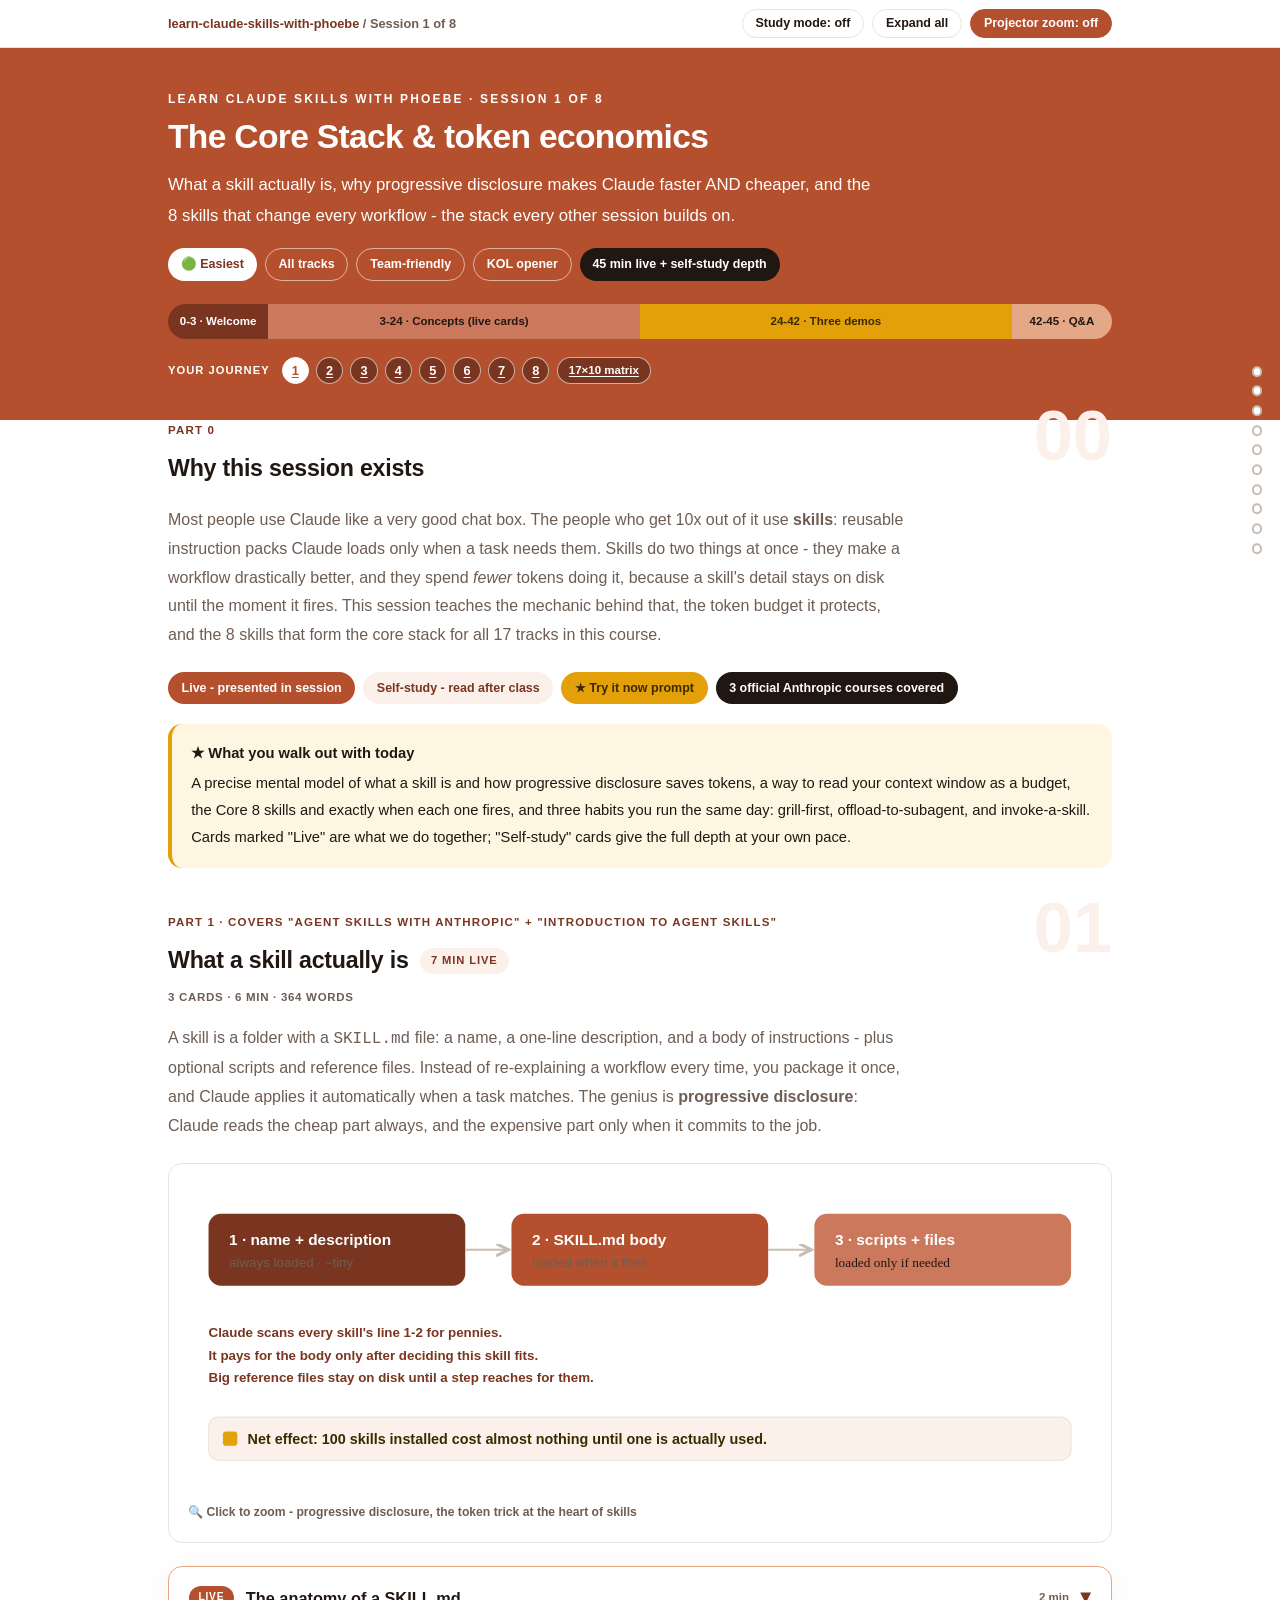
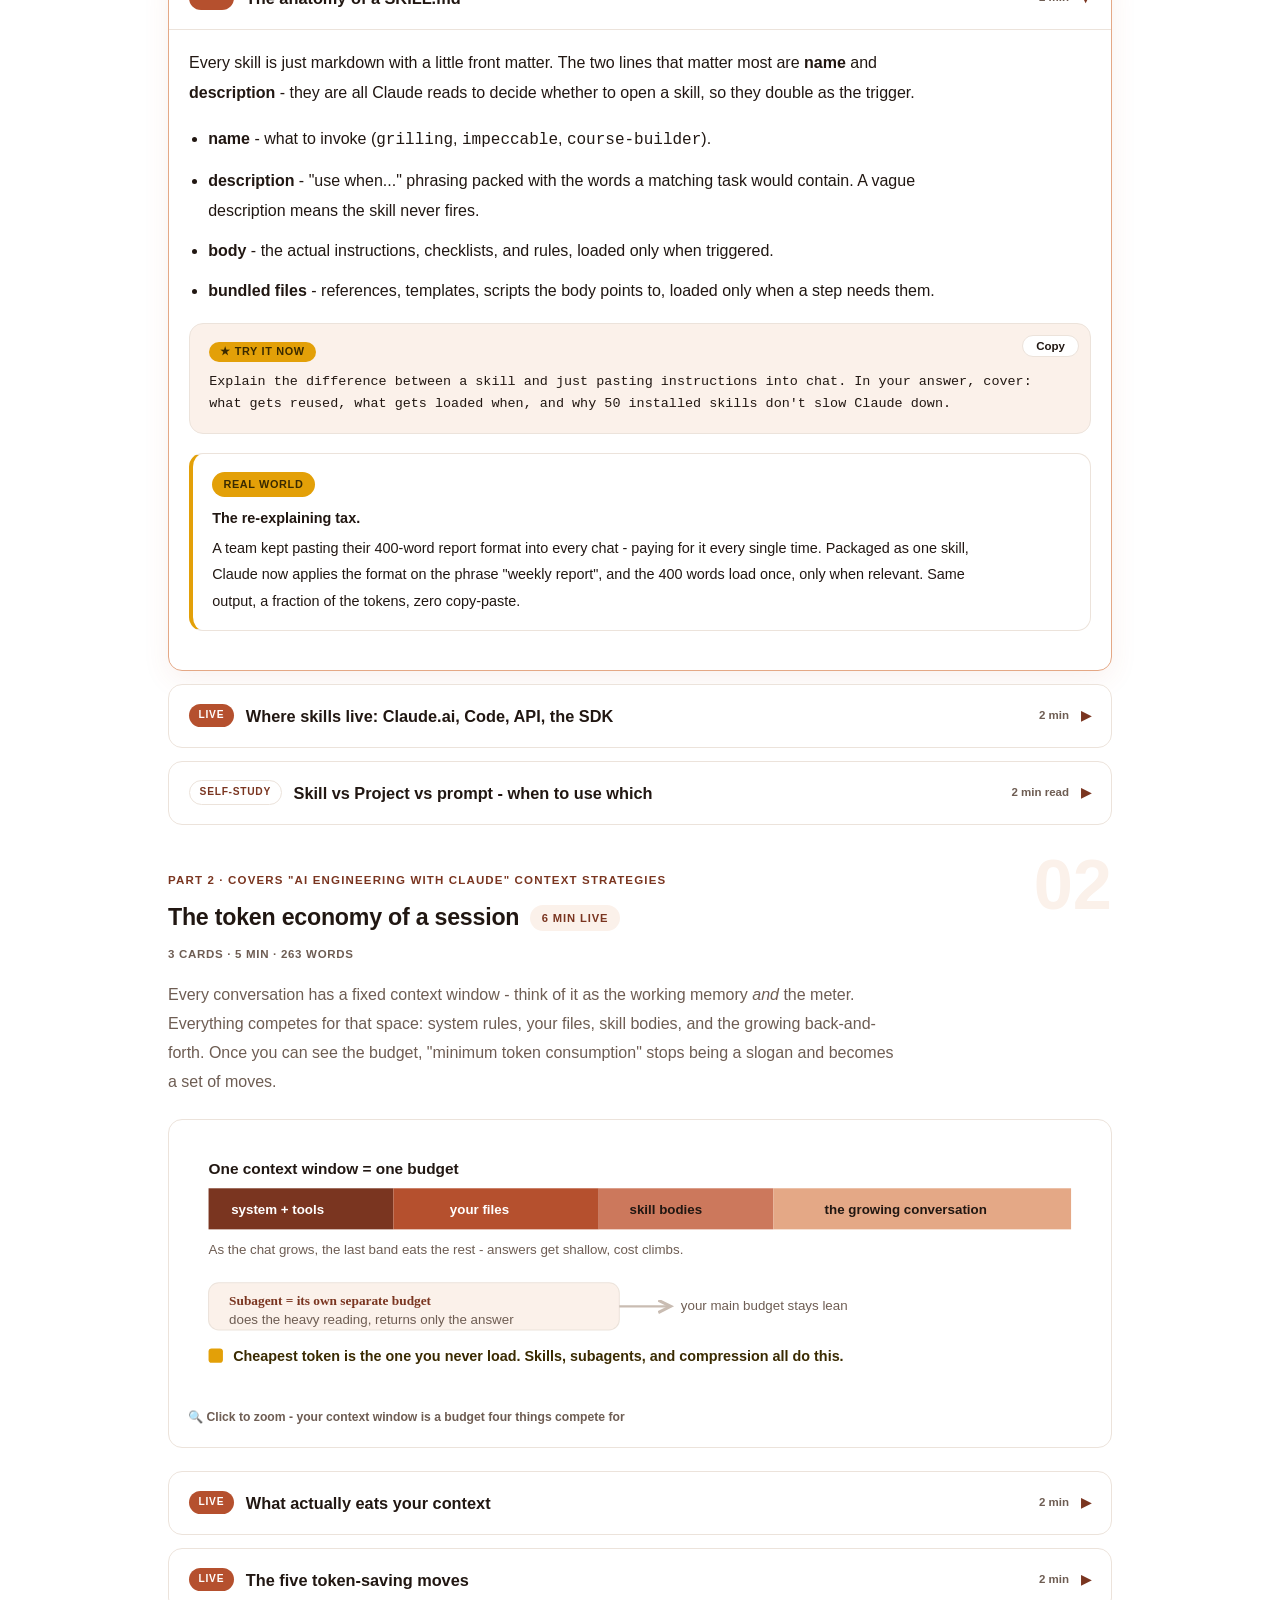
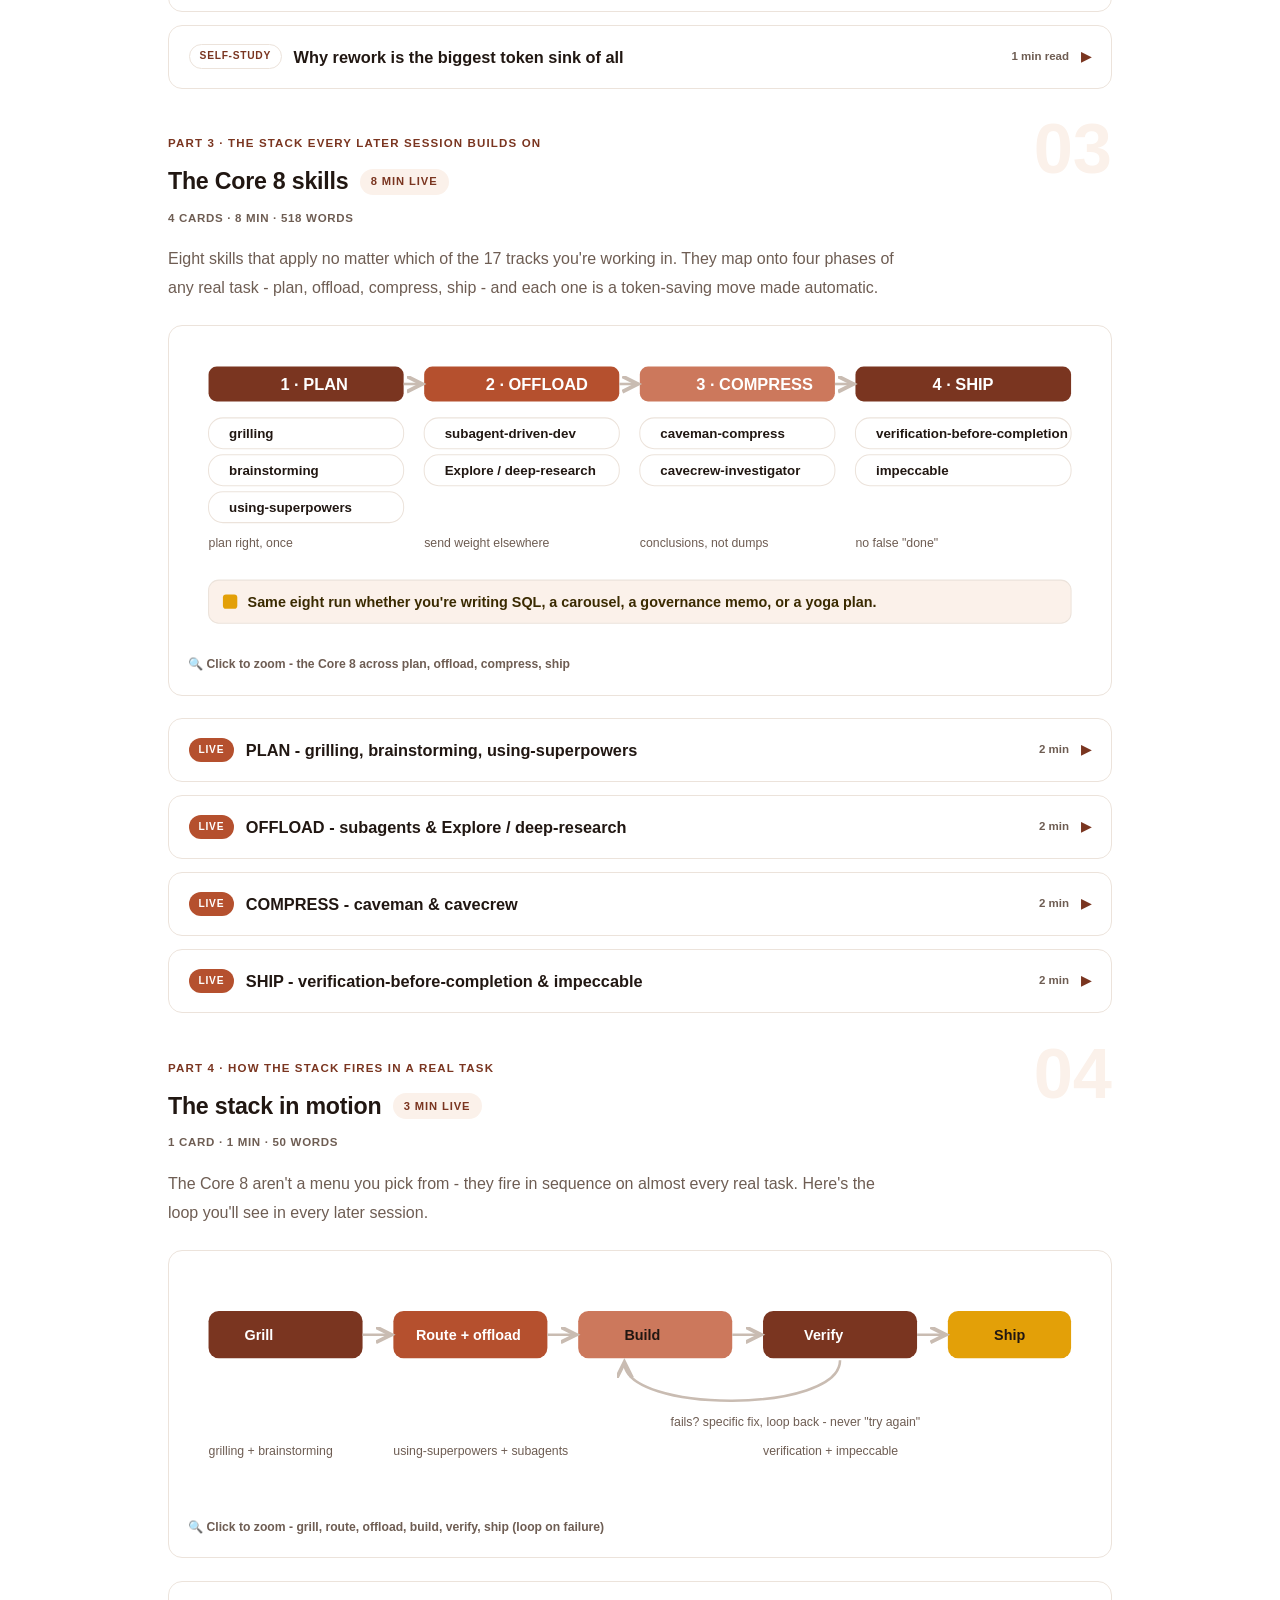
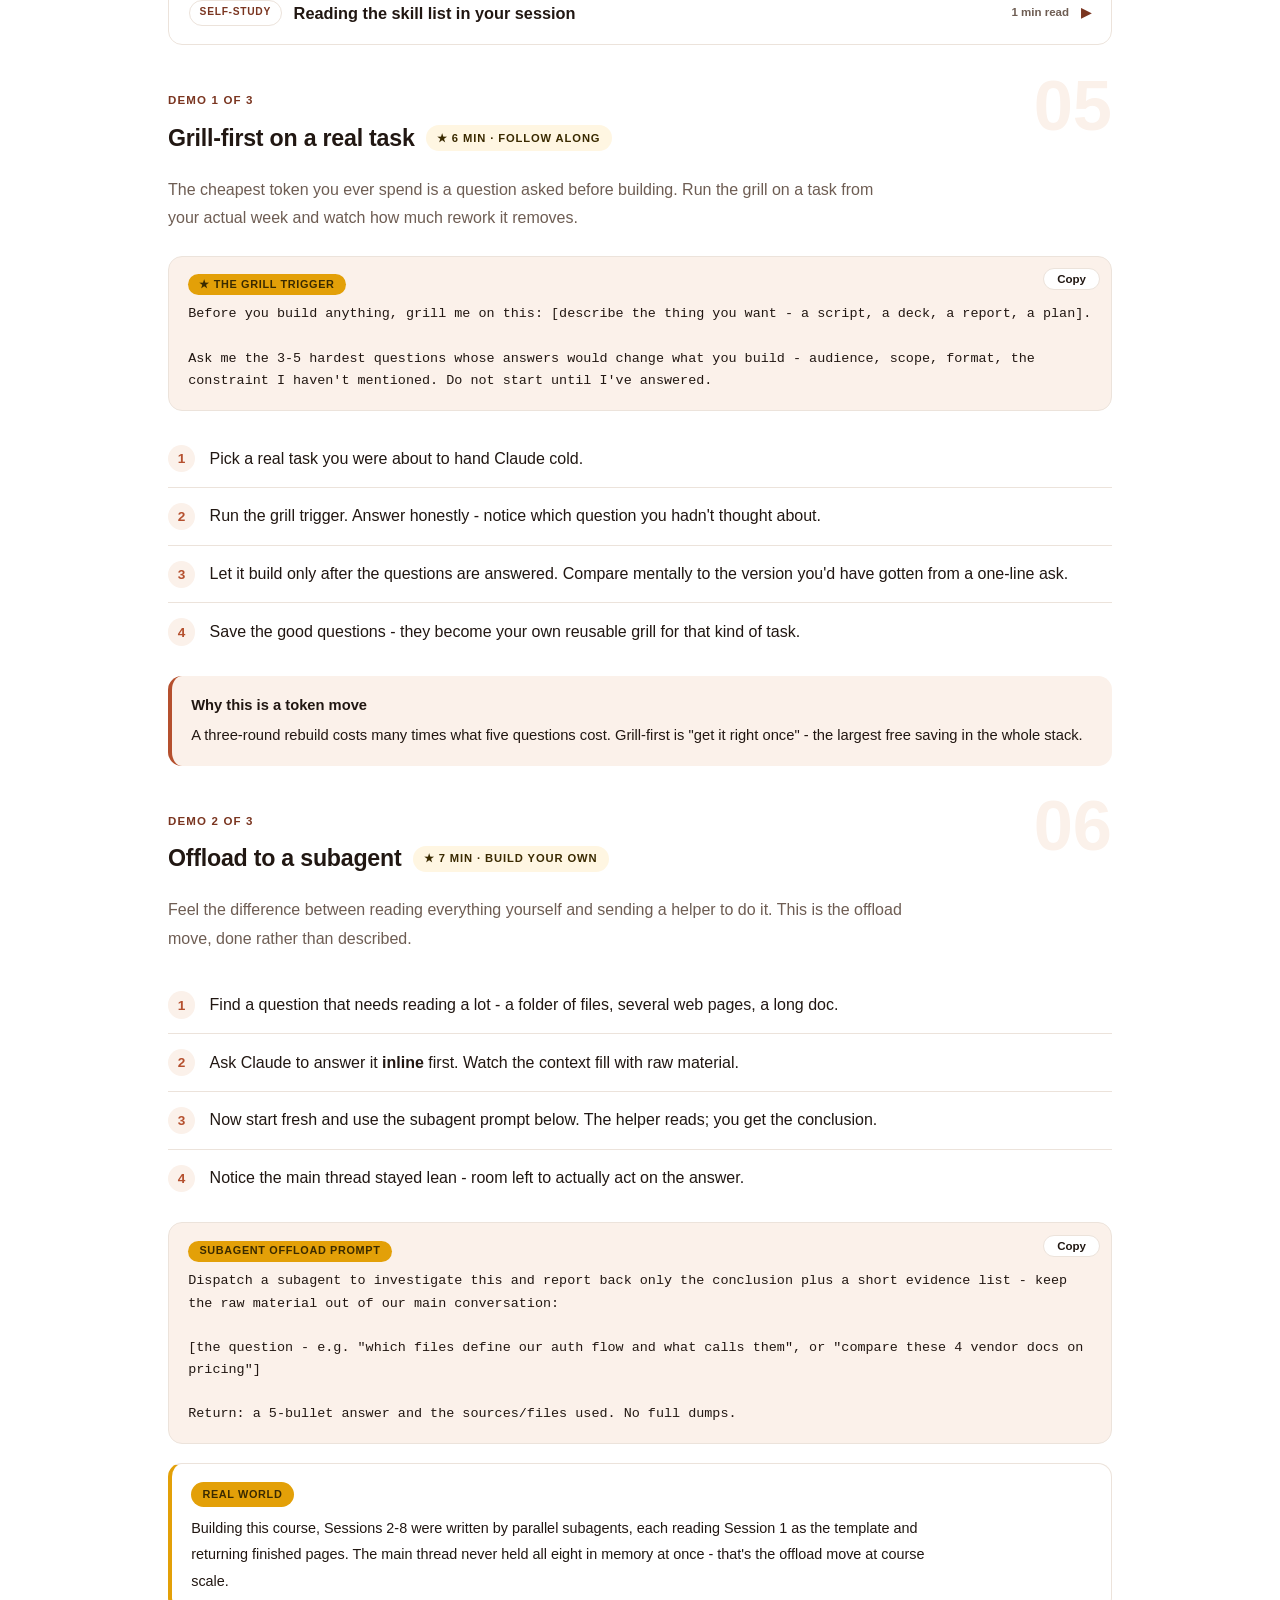
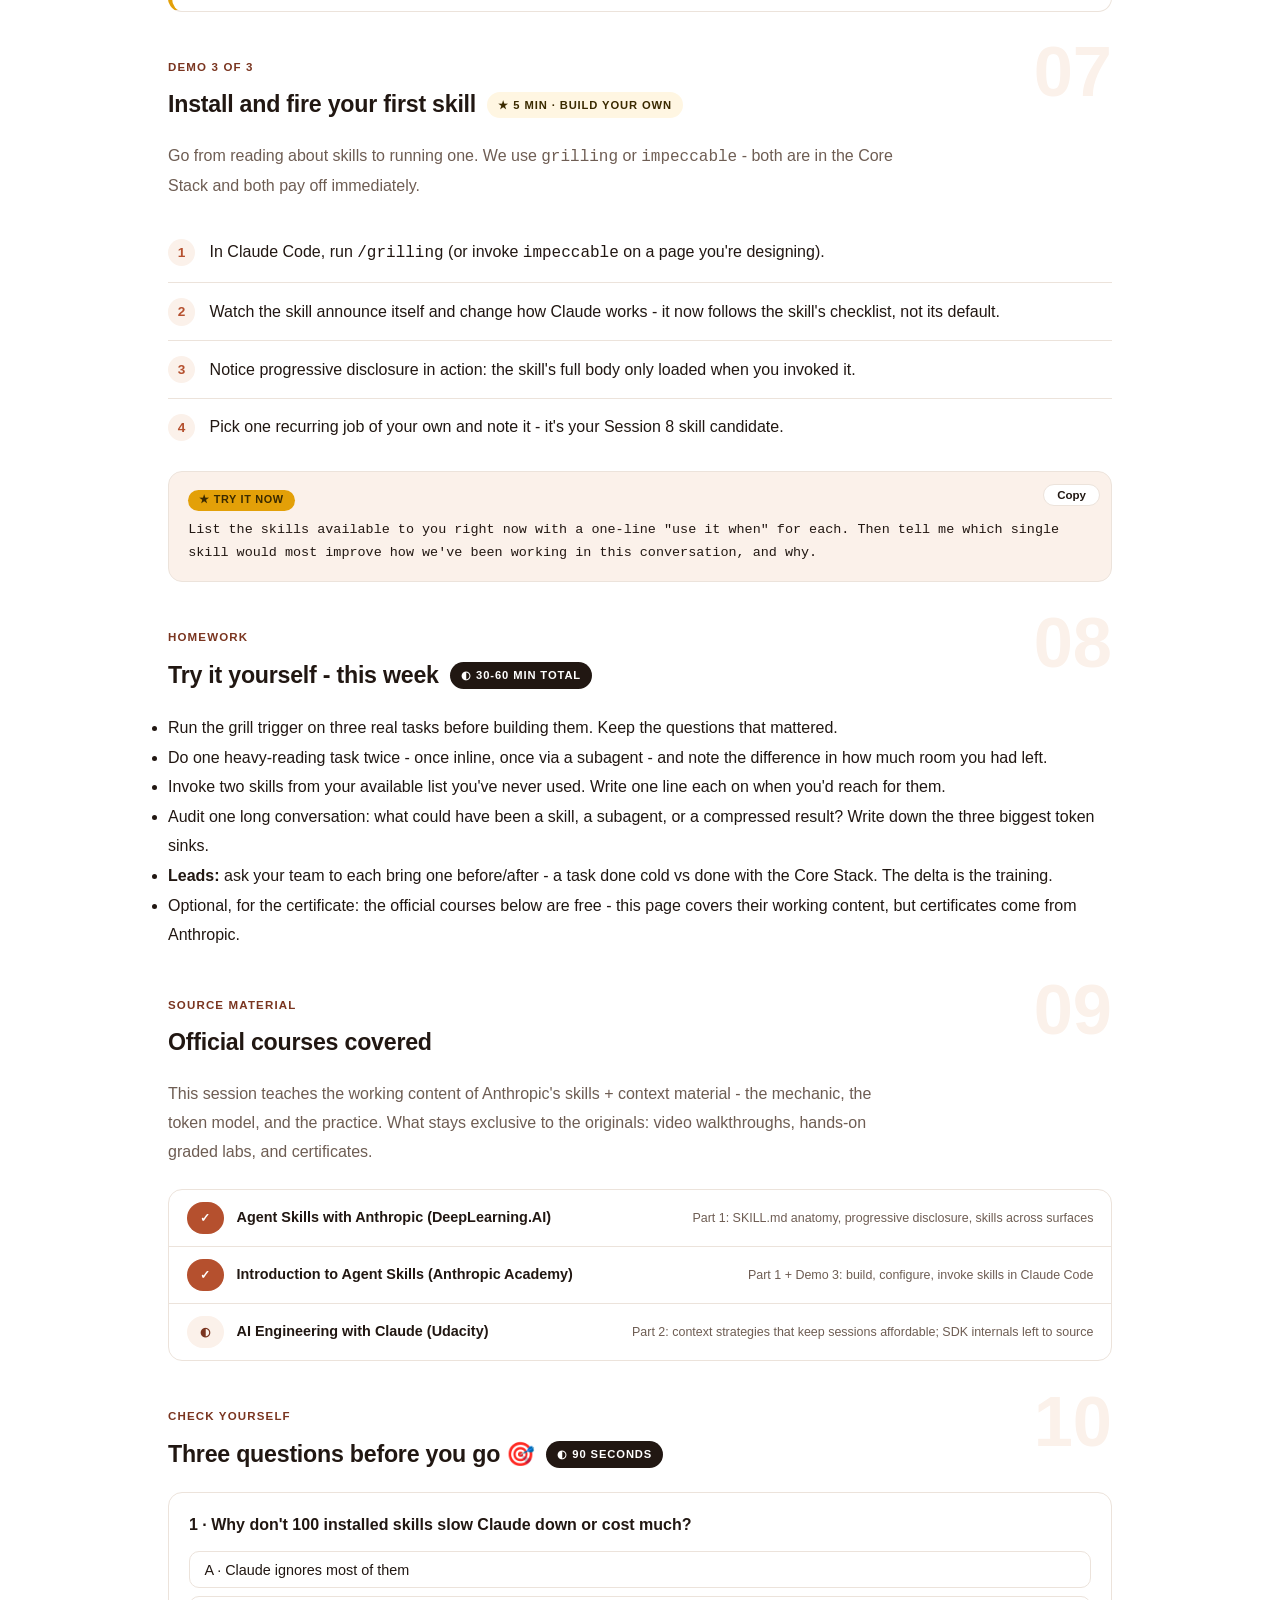
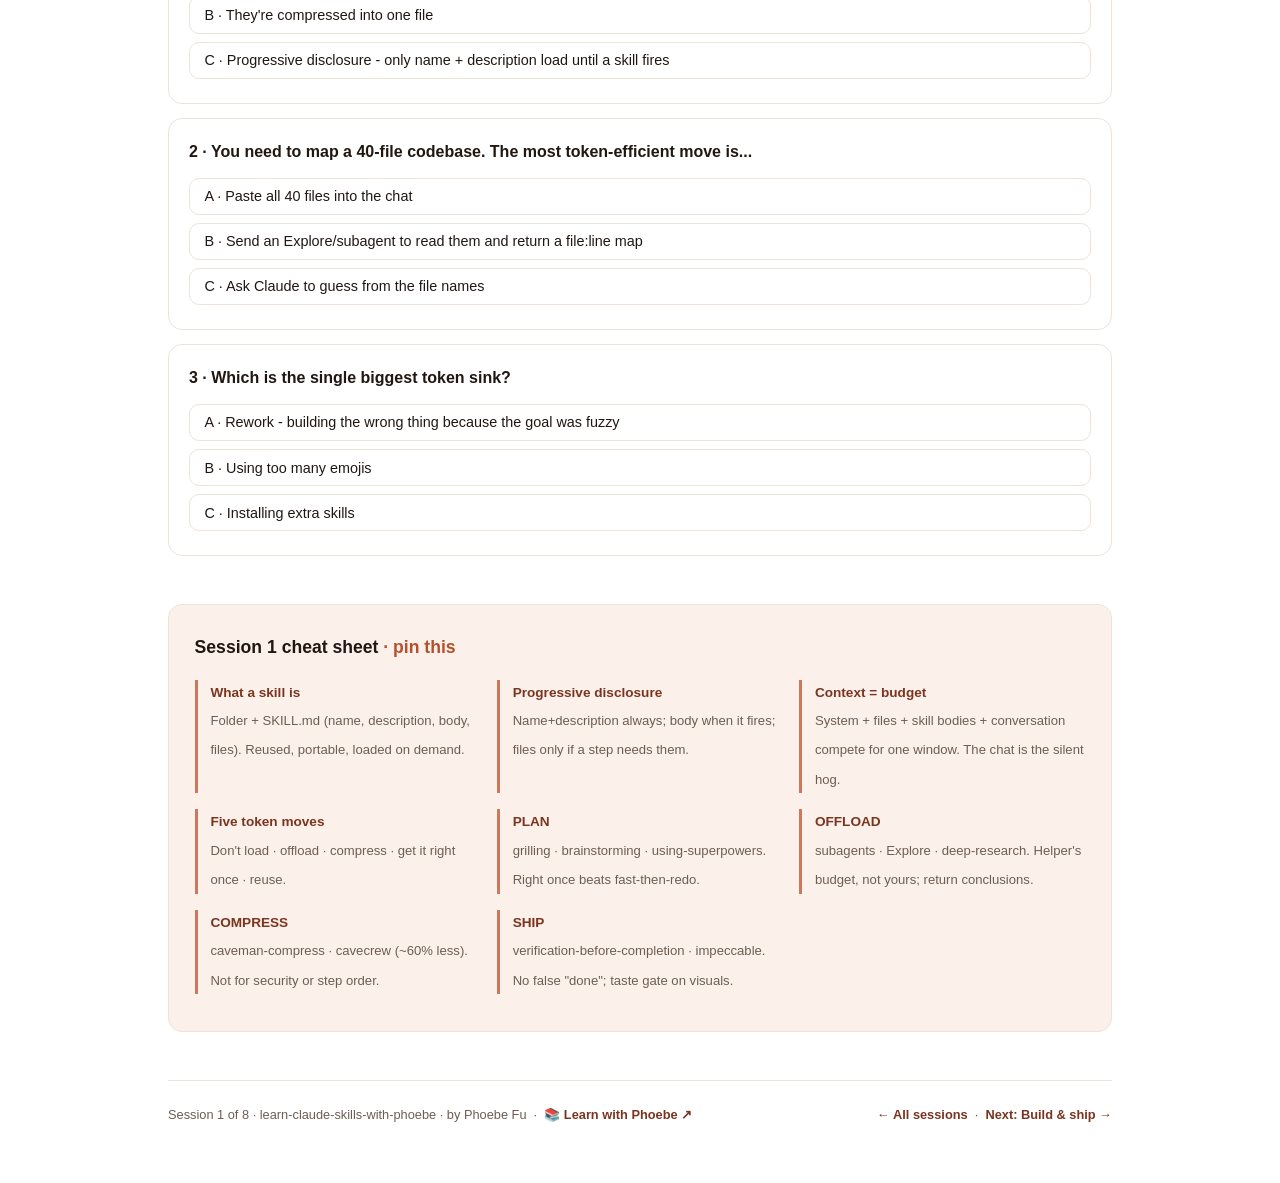
<file: courses/01-core-stack.html>
<!DOCTYPE html>
<html lang="en">
<head>
<meta charset="UTF-8">
<meta name="viewport" content="width=device-width, initial-scale=1.0">
<!-- social:start -->
<meta name="description" content="Most people use Claude like a very good chat box. The people who get 10x out of it use skills : reusable instruction packs Claude loads only when a task needs them. Skills do two things at...">
<meta property="og:type" content="article">
<meta property="og:site_name" content="Learn with Phoebe">
<meta property="og:title" content="The Core Stack &amp; token economics - learn claude skills with phoebe">
<meta property="og:description" content="Most people use Claude like a very good chat box. The people who get 10x out of it use skills : reusable instruction packs Claude loads only when a task needs them. Skills do two things at...">
<meta property="og:url" content="https://phoebefu6.github.io/learn-claude-skills-with-phoebe/courses/01-core-stack.html">
<meta property="og:image" content="https://phoebefu6.github.io/learn-claude-skills-with-phoebe/assets/og-cover.png">
<meta property="og:image:width" content="1200">
<meta property="og:image:height" content="630">
<meta name="twitter:card" content="summary_large_image">
<meta name="twitter:title" content="The Core Stack &amp; token economics - learn claude skills with phoebe">
<meta name="twitter:description" content="Most people use Claude like a very good chat box. The people who get 10x out of it use skills : reusable instruction packs Claude loads only when a task needs them. Skills do two things at...">
<meta name="twitter:image" content="https://phoebefu6.github.io/learn-claude-skills-with-phoebe/assets/og-cover.png">
<!-- social:end -->
<title>Session 1 · The Core Stack &amp; token economics - learn claude skills with phoebe</title>
<link rel="stylesheet" href="../assets/style.css?v=26">
</head>
<body>

<div class="toolbar">
  <div class="wrap">
    <span class="crumb"><a href="../index.html">learn-claude-skills-with-phoebe</a> / Session 1 of 8</span>
    <button class="btn" id="toggle-all" type="button">Expand all</button>
    <button class="btn primary" id="zoom-toggle" type="button">Projector zoom: off</button>
  </div>
</div>

<header class="masthead">
  <div class="wrap">
    <div class="eyebrow">Learn Claude Skills with Phoebe · Session 1 of 8</div>
    <h1>The Core Stack &amp; <span class="accent">token economics</span></h1>
    <p class="sub">What a skill actually is, why progressive disclosure makes Claude faster AND cheaper, and the 8 skills that change every workflow - the stack every other session builds on.</p>
    <div class="chip-row">
      <span class="chip level">🟢 Easiest</span>
      <span class="chip audience">All tracks</span>
      <span class="chip audience">Team-friendly</span>
      <span class="chip audience">KOL opener</span>
      <span class="chip time">45 min live + self-study depth</span>
    </div>
    <div class="agenda">
      <span class="a1" style="flex:1">0-3 · Welcome</span>
      <span class="a2" style="flex:4">3-24 · Concepts (live cards)</span>
      <span class="a3" style="flex:4">24-42 · Three demos</span>
      <span class="a4" style="flex:1">42-45 · Q&amp;A</span>
    </div>
  </div>
</header>

<main class="wrap">

  <!-- ============ INTRO ============ -->
  <section class="section" id="intro">
    <div class="section-kicker">
      <span class="klabel">Part 0</span>
      <h2>Why this session exists</h2>
    </div>
    <p class="lede">Most people use Claude like a very good chat box. The people who get 10x out of it use <strong>skills</strong>: reusable instruction packs Claude loads only when a task needs them. Skills do two things at once - they make a workflow drastically better, and they spend <em>fewer</em> tokens doing it, because a skill's detail stays on disk until the moment it fires. This session teaches the mechanic behind that, the token budget it protects, and the 8 skills that form the core stack for all 17 tracks in this course.</p>
    <div class="legend">
      <span class="pill solid">Live - presented in session</span>
      <span class="pill light">Self-study - read after class</span>
      <span class="pill peach">★ Try it now prompt</span>
      <span class="pill inkpill">3 official Anthropic courses covered</span>
    </div>
    <div class="callout win">
      <strong>★ What you walk out with today</strong>
      A precise mental model of what a skill is and how progressive disclosure saves tokens, a way to read your context window as a budget, the Core 8 skills and exactly when each one fires, and three habits you run the same day: grill-first, offload-to-subagent, and invoke-a-skill. Cards marked "Live" are what we do together; "Self-study" cards give the full depth at your own pace.
    </div>
  </section>

  <!-- ============ PART 1: WHAT A SKILL IS ============ -->
  <section class="section" id="what-is-a-skill">
    <div class="section-kicker">
      <span class="klabel">Part 1 · covers "Agent Skills with Anthropic" + "Introduction to Agent Skills"</span>
      <h2>What a skill actually is <span class="tag concept">7 min live</span></h2>
    </div>
    <p class="lede">A skill is a folder with a <code>SKILL.md</code> file: a name, a one-line description, and a body of instructions - plus optional scripts and reference files. Instead of re-explaining a workflow every time, you package it once, and Claude applies it automatically when a task matches. The genius is <strong>progressive disclosure</strong>: Claude reads the cheap part always, and the expensive part only when it commits to the job.</p>

    <figure class="zoomable">
      <svg viewBox="0 0 880 300" xmlns="http://www.w3.org/2000/svg" role="img" aria-label="Progressive disclosure: three levels of a skill loaded on demand">
        <style>
          .pdT { font: 700 17px Inter, sans-serif; fill: #211712; }
          .pdW { font: 700 15px Inter, sans-serif; fill: #FFFFFF; }
          .pdX { font: 400 13px Inter, sans-serif; fill: #6E5D53; }
          .pdC { font: 700 13px Inter, sans-serif; fill: #7A3520; }
          .pdN { font: 600 14px Inter, sans-serif; fill: #3A2A00; }
        </style>
        <rect x="20" y="30" width="250" height="70" rx="12" fill="#7A3520"/>
        <text class="pdW" x="40" y="60">1 · name + description</text>
        <text class="pdX" x="40" y="82" fill="#F0C9B3">always loaded · ~tiny</text>
        <rect x="315" y="30" width="250" height="70" rx="12" fill="#B5502E"/>
        <text class="pdW" x="335" y="60">2 · SKILL.md body</text>
        <text class="pdX" x="335" y="82" fill="#F5DAC8">loaded when it fires</text>
        <rect x="610" y="30" width="250" height="70" rx="12" fill="#CC785C"/>
        <text class="pdW" x="630" y="60">3 · scripts + files</text>
        <text class="pdT" x="630" y="82" style="font:400 13px Inter;fill:#211712">loaded only if needed</text>
        <path d="M270,65 L312,65" stroke="#C9BCB2" stroke-width="2" marker-end="url(#pdAh)"/>
        <path d="M565,65 L607,65" stroke="#C9BCB2" stroke-width="2" marker-end="url(#pdAh)"/>
        <defs>
          <marker id="pdAh" markerWidth="8" markerHeight="8" refX="6" refY="3" orient="auto">
            <path d="M0,0 L6,3 L0,6" fill="none" stroke="#C9BCB2" stroke-width="1.5"/>
          </marker>
        </defs>
        <text class="pdC" x="20" y="150">Claude scans every skill's line 1-2 for pennies.</text>
        <text class="pdC" x="20" y="172">It pays for the body only after deciding this skill fits.</text>
        <text class="pdC" x="20" y="194">Big reference files stay on disk until a step reaches for them.</text>
        <rect x="20" y="228" width="840" height="42" rx="10" fill="#FBF1EA" stroke="#ECE3DB"/>
        <rect x="34" y="242" width="14" height="14" rx="3" fill="#E3A008"/>
        <text class="pdN" x="58" y="254">Net effect: 100 skills installed cost almost nothing until one is actually used.</text>
      </svg>
      <figcaption>🔍 Click to zoom - progressive disclosure, the token trick at the heart of skills</figcaption>
    </figure>

    <details class="card" open>
      <summary><span class="mode live">Live</span>The anatomy of a SKILL.md<span class="mini">2 min</span><span class="caret">▶</span></summary>
      <div class="body">
        <p>Every skill is just markdown with a little front matter. The two lines that matter most are <strong>name</strong> and <strong>description</strong> - they are all Claude reads to decide whether to open a skill, so they double as the trigger.</p>
        <ul>
          <li><strong>name</strong> - what to invoke (<code>grilling</code>, <code>impeccable</code>, <code>course-builder</code>).</li>
          <li><strong>description</strong> - "use when..." phrasing packed with the words a matching task would contain. A vague description means the skill never fires.</li>
          <li><strong>body</strong> - the actual instructions, checklists, and rules, loaded only when triggered.</li>
          <li><strong>bundled files</strong> - references, templates, scripts the body points to, loaded only when a step needs them.</li>
        </ul>
        <div class="prompt-box good"><span class="label">★ Try it now</span>Explain the difference between a skill and just pasting instructions into chat. In your answer, cover: what gets reused, what gets loaded when, and why 50 installed skills don't slow Claude down.</div>
        <div class="callout example">
          <span class="ex-pill">Real world</span>
          <p><strong>The re-explaining tax.</strong> A team kept pasting their 400-word report format into every chat - paying for it every single time. Packaged as one skill, Claude now applies the format on the phrase "weekly report", and the 400 words load once, only when relevant. Same output, a fraction of the tokens, zero copy-paste.</p>
        </div>
      </div>
    </details>

    <details class="card">
      <summary><span class="mode live">Live</span>Where skills live: Claude.ai, Code, API, the SDK<span class="mini">2 min</span><span class="caret">▶</span></summary>
      <div class="body">
        <p>The same skill format runs across the whole Claude surface - this is why learning it once pays everywhere:</p>
        <table class="clean">
          <thead><tr><th>Surface</th><th>How skills show up</th></tr></thead>
          <tbody>
            <tr><td>Claude.ai</td><td>Uploaded skills + built-in ones; fire automatically on matching tasks</td></tr>
            <tr><td>Claude Code (this course's home)</td><td><code>~/.claude/skills/</code> folders; invoke by name or auto-trigger</td></tr>
            <tr><td>Claude API</td><td>Skills passed to the model; combine with tool use</td></tr>
            <tr><td>Agent SDK</td><td>Skills + subagents + MCP compose into production agents</td></tr>
          </tbody>
        </table>
        <p>Skills also compose with <strong>MCP</strong> (external tools/data) and <strong>subagents</strong> (fresh-context helpers) - the combination is where complex workflows come from, and it recurs in every later session.</p>
      </div>
    </details>

    <details class="card">
      <summary><span class="mode self">Self-study</span>Skill vs Project vs prompt - when to use which<span class="mini">2 min read</span><span class="caret">▶</span></summary>
      <div class="body">
        <ul>
          <li><strong>Prompt</strong> - a one-off. Great for a task you won't repeat.</li>
          <li><strong>Project / CLAUDE.md</strong> - standing context for a workspace ("we are a retail company, our stack is X"). Loaded for every conversation there.</li>
          <li><strong>Skill</strong> - a repeatable <em>job</em> with its own trigger, portable across projects and surfaces, loaded only when it fires.</li>
        </ul>
        <p>Rule of thumb: if you have explained the same how-to more than twice, it wants to be a skill. Session 8 turns one of your own repeated jobs into a skill live.</p>
      </div>
    </details>
  </section>

  <!-- ============ PART 2: THE TOKEN ECONOMY ============ -->
  <section class="section" id="token-economy">
    <div class="section-kicker">
      <span class="klabel">Part 2 · covers "AI Engineering with Claude" context strategies</span>
      <h2>The token economy of a session <span class="tag concept">6 min live</span></h2>
    </div>
    <p class="lede">Every conversation has a fixed context window - think of it as the working memory <em>and</em> the meter. Everything competes for that space: system rules, your files, skill bodies, and the growing back-and-forth. Once you can see the budget, "minimum token consumption" stops being a slogan and becomes a set of moves.</p>

    <figure class="zoomable">
      <svg viewBox="0 0 880 250" xmlns="http://www.w3.org/2000/svg" role="img" aria-label="The context window as a budget bar with four claimants, and a subagent offloading its own budget">
        <style>
          .teW { font: 600 13px Inter, sans-serif; fill: #FFFFFF; }
          .teI { font: 600 13px Inter, sans-serif; fill: #211712; }
          .teT { font: 700 15px Inter, sans-serif; fill: #211712; }
          .teX { font: 400 13px Inter, sans-serif; fill: #6E5D53; }
          .teN { font: 600 14px Inter, sans-serif; fill: #3A2A00; }
        </style>
        <text class="teT" x="20" y="34">One context window = one budget</text>
        <rect x="20" y="48" width="180" height="40" fill="#7A3520"/>
        <text class="teW" x="42" y="73">system + tools</text>
        <rect x="200" y="48" width="200" height="40" fill="#B5502E"/>
        <text class="teW" x="255" y="73">your files</text>
        <rect x="400" y="48" width="170" height="40" fill="#CC785C"/>
        <text class="teI" x="430" y="73">skill bodies</text>
        <rect x="570" y="48" width="290" height="40" fill="#E4A886"/>
        <text class="teI" x="620" y="73">the growing conversation</text>
        <text class="teX" x="20" y="112">As the chat grows, the last band eats the rest - answers get shallow, cost climbs.</text>
        <rect x="20" y="140" width="400" height="46" rx="10" fill="#FBF1EA" stroke="#ECE3DB"/>
        <text class="teI" x="40" y="162" style="font:700 13px Inter;fill:#7A3520">Subagent = its own separate budget</text>
        <text class="teX" x="40" y="180">does the heavy reading, returns only the answer</text>
        <path d="M420,163 L470,163" stroke="#C9BCB2" stroke-width="2" marker-end="url(#teAh)"/>
        <defs>
          <marker id="teAh" markerWidth="8" markerHeight="8" refX="6" refY="3" orient="auto">
            <path d="M0,0 L6,3 L0,6" fill="none" stroke="#C9BCB2" stroke-width="1.5"/>
          </marker>
        </defs>
        <text class="teX" x="480" y="167">your main budget stays lean</text>
        <rect x="20" y="204" width="14" height="14" rx="3" fill="#E3A008"/>
        <text class="teN" x="44" y="216">Cheapest token is the one you never load. Skills, subagents, and compression all do this.</text>
      </svg>
      <figcaption>🔍 Click to zoom - your context window is a budget four things compete for</figcaption>
    </figure>

    <details class="card">
      <summary><span class="mode live">Live</span>What actually eats your context<span class="mini">2 min</span><span class="caret">▶</span></summary>
      <div class="body">
        <p>Four claimants, in the order they usually balloon:</p>
        <ul>
          <li><strong>The conversation itself</strong> - long threads carry every earlier turn forward. The #1 silent cost.</li>
          <li><strong>Dumped files</strong> - pasting a 300-page PDF to ask one question pays for all 300 pages.</li>
          <li><strong>Verbose output</strong> - Claude narrating its whole plan every turn.</li>
          <li><strong>Tool results</strong> - a raw search or big file read lands in full unless something summarizes it.</li>
        </ul>
        <div class="callout tip">
          <strong>The one-line reframe</strong>
          Don't ask "how do I prompt this?" Ask "what is the smallest amount of context that lets Claude get this right?" Every Core Stack skill is an answer to that question.
        </div>
      </div>
    </details>

    <details class="card">
      <summary><span class="mode live">Live</span>The five token-saving moves<span class="mini">2 min</span><span class="caret">▶</span></summary>
      <div class="body">
        <p>Everything in this course reduces to five moves. Memorize these; the Core 8 skills automate them.</p>
        <table class="clean">
          <thead><tr><th>Move</th><th>What it does</th><th>Skill that does it</th></tr></thead>
          <tbody>
            <tr><td>Don't load it</td><td>Keep detail on disk until needed</td><td>skills (progressive disclosure)</td></tr>
            <tr><td>Offload it</td><td>Send heavy work to a fresh-context helper</td><td>subagents, Explore</td></tr>
            <tr><td>Compress it</td><td>Return conclusions, not raw dumps</td><td>caveman, deep-research</td></tr>
            <tr><td>Get it right once</td><td>Avoid the rework loop entirely</td><td>grilling, verification</td></tr>
            <tr><td>Reuse it</td><td>Cache stable context across calls</td><td>Projects, prompt caching (S4)</td></tr>
          </tbody>
        </table>
        <div class="prompt-box good"><span class="label">★ Try it now</span>Here is a task I keep doing: [describe one recurring task]. Which of the five token-saving moves apply, and what is the smallest context that would let you do it well?</div>
      </div>
    </details>

    <details class="card">
      <summary><span class="mode self">Self-study</span>Why rework is the biggest token sink of all<span class="mini">1 min read</span><span class="caret">▶</span></summary>
      <div class="body">
        <p>The most expensive tokens are the ones you spend building the wrong thing. A build that goes three rounds because the goal was fuzzy costs far more than the thirty seconds of questions that would have pinned it down. This is why <strong>grilling</strong> sits first in the Core Stack: getting it right once is the single largest saving available, and it is free.</p>
      </div>
    </details>
  </section>

  <!-- ============ PART 3: THE CORE 8 ============ -->
  <section class="section" id="core-eight">
    <div class="section-kicker">
      <span class="klabel">Part 3 · the stack every later session builds on</span>
      <h2>The Core 8 skills <span class="tag concept">8 min live</span></h2>
    </div>
    <p class="lede">Eight skills that apply no matter which of the 17 tracks you're working in. They map onto four phases of any real task - plan, offload, compress, ship - and each one is a token-saving move made automatic.</p>

    <figure class="zoomable">
      <svg viewBox="0 0 880 290" xmlns="http://www.w3.org/2000/svg" role="img" aria-label="The Core 8 skills mapped to four workflow phases: plan, offload, compress, ship">
        <style>
          .c8H { font: 700 16px Inter, sans-serif; fill: #FFFFFF; }
          .c8T { font: 600 13px Inter, sans-serif; fill: #211712; }
          .c8X { font: 400 12px Inter, sans-serif; fill: #6E5D53; }
          .c8N { font: 600 14px Inter, sans-serif; fill: #3A2A00; }
          .c8A { stroke: #C9BCB2; stroke-width: 2.5; fill: none; marker-end: url(#c8Ah); }
        </style>
        <defs>
          <marker id="c8Ah" markerWidth="8" markerHeight="8" refX="6" refY="3" orient="auto">
            <path d="M0,0 L6,3 L0,6" fill="none" stroke="#C9BCB2" stroke-width="1.5"/>
          </marker>
        </defs>
        <rect x="20" y="20" width="190" height="34" rx="8" fill="#7A3520"/>
        <text class="c8H" x="90" y="43">1 · PLAN</text>
        <rect x="230" y="20" width="190" height="34" rx="8" fill="#B5502E"/>
        <text class="c8H" x="290" y="43">2 · OFFLOAD</text>
        <rect x="440" y="20" width="190" height="34" rx="8" fill="#CC785C"/>
        <text class="c8H" x="495" y="43">3 · COMPRESS</text>
        <rect x="650" y="20" width="210" height="34" rx="8" fill="#7A3520"/>
        <text class="c8H" x="725" y="43">4 · SHIP</text>
        <line class="c8A" x1="210" y1="37" x2="228" y2="37"/>
        <line class="c8A" x1="420" y1="37" x2="438" y2="37"/>
        <line class="c8A" x1="630" y1="37" x2="648" y2="37"/>
        <rect x="20" y="70" width="190" height="30" rx="14" fill="#FFFFFF" stroke="#ECE3DB"/>
        <text class="c8T" x="40" y="90">grilling</text>
        <rect x="20" y="106" width="190" height="30" rx="14" fill="#FFFFFF" stroke="#ECE3DB"/>
        <text class="c8T" x="40" y="126">brainstorming</text>
        <rect x="20" y="142" width="190" height="30" rx="14" fill="#FFFFFF" stroke="#ECE3DB"/>
        <text class="c8T" x="40" y="162">using-superpowers</text>
        <rect x="230" y="70" width="190" height="30" rx="14" fill="#FFFFFF" stroke="#ECE3DB"/>
        <text class="c8T" x="250" y="90">subagent-driven-dev</text>
        <rect x="230" y="106" width="190" height="30" rx="14" fill="#FFFFFF" stroke="#ECE3DB"/>
        <text class="c8T" x="250" y="126">Explore / deep-research</text>
        <rect x="440" y="70" width="190" height="30" rx="14" fill="#FFFFFF" stroke="#ECE3DB"/>
        <text class="c8T" x="460" y="90">caveman-compress</text>
        <rect x="440" y="106" width="190" height="30" rx="14" fill="#FFFFFF" stroke="#ECE3DB"/>
        <text class="c8T" x="460" y="126">cavecrew-investigator</text>
        <rect x="650" y="70" width="210" height="30" rx="14" fill="#FFFFFF" stroke="#ECE3DB"/>
        <text class="c8T" x="670" y="90">verification-before-completion</text>
        <rect x="650" y="106" width="210" height="30" rx="14" fill="#FFFFFF" stroke="#ECE3DB"/>
        <text class="c8T" x="670" y="126">impeccable</text>
        <text class="c8X" x="20" y="196">plan right, once</text>
        <text class="c8X" x="230" y="196">send weight elsewhere</text>
        <text class="c8X" x="440" y="196">conclusions, not dumps</text>
        <text class="c8X" x="650" y="196">no false "done"</text>
        <rect x="20" y="228" width="840" height="42" rx="10" fill="#FBF1EA" stroke="#ECE3DB"/>
        <rect x="34" y="242" width="14" height="14" rx="3" fill="#E3A008"/>
        <text class="c8N" x="58" y="254">Same eight run whether you're writing SQL, a carousel, a governance memo, or a yoga plan.</text>
      </svg>
      <figcaption>🔍 Click to zoom - the Core 8 across plan, offload, compress, ship</figcaption>
    </figure>

    <details class="card">
      <summary><span class="mode live">Live</span>PLAN - grilling, brainstorming, using-superpowers<span class="mini">2 min</span><span class="caret">▶</span></summary>
      <div class="body">
        <ul>
          <li><strong>grilling</strong> (a.k.a. grill-me) - stress-tests your plan with hard questions before a line is built. Kills the rework loop, which is the biggest token sink there is. Trigger it on any "let's build X".</li>
          <li><strong>brainstorming</strong> (superpowers) - shapes a fuzzy idea into a clear spec before plan mode. Grill and brainstorm are the "get it right once" move.</li>
          <li><strong>using-superpowers</strong> - the router: it forces "is there a skill for this?" <em>before</em> acting, so you use the specialist instead of improvising. Prevents the most common waste - reinventing a job a skill already does.</li>
        </ul>
        <div class="callout example">
          <span class="ex-pill">Real world</span>
          <p>This very course started with a grill: audience, spine, learn-first, name - four questions, answered before any HTML existed. That is why there was no rebuild. Thirty seconds of grilling saved a session's worth of tokens.</p>
        </div>
      </div>
    </details>

    <details class="card">
      <summary><span class="mode live">Live</span>OFFLOAD - subagents &amp; Explore / deep-research<span class="mini">2 min</span><span class="caret">▶</span></summary>
      <div class="body">
        <p>The highest-leverage token move on any big task: don't do the heavy reading in your main thread - send it to a helper with its own budget that returns only the conclusion.</p>
        <ul>
          <li><strong>subagent-driven-development</strong> / <strong>dispatching-parallel-agents</strong> - fan work out to fresh-context agents. Your main context stays lean; agents can even run in parallel.</li>
          <li><strong>Explore</strong> - read-only search agent for "where is X / how is Y done" across many files. Returns the answer, not the file dumps.</li>
          <li><strong>deep-research</strong> - multi-source web research with adversarial verification, returned as a cited summary.</li>
        </ul>
        <div class="prompt-box good"><span class="label">★ Try it now</span>Use a subagent to answer this without loading it all into our main chat: [a question that needs reading many files or pages]. Return just the conclusion and the 3 sources you used.</div>
        <div class="callout example">
          <span class="ex-pill">Real world</span>
          <p>Mapping a 40-file codebase inline can burn your whole window before you've learned anything. One Explore agent reads the excerpts and hands back a file:line map - the main thread spends a fraction of the tokens and keeps room to actually work.</p>
        </div>
      </div>
    </details>

    <details class="card">
      <summary><span class="mode live">Live</span>COMPRESS - caveman &amp; cavecrew<span class="mini">2 min</span><span class="caret">▶</span></summary>
      <div class="body">
        <ul>
          <li><strong>caveman-compress</strong> - strips articles, filler, and pleasantries from output while keeping every technical fact and all code intact. Terse by default (this whole session was built in caveman mode).</li>
          <li><strong>cavecrew-investigator</strong> - a read-only code locator whose output is compressed so the main thread eats roughly 60% fewer tokens than a vanilla search.</li>
          <li><strong>cavecrew-reviewer</strong> - one line per finding, severity-tagged, no praise, no padding.</li>
        </ul>
        <div class="callout tip">
          <strong>When NOT to compress</strong>
          Caveman auto-drops for security warnings, irreversible-action confirmations, and multi-step instructions where fragment order could be misread. Compression is for volume, never for clarity where a mistake is costly.
        </div>
      </div>
    </details>

    <details class="card">
      <summary><span class="mode live">Live</span>SHIP - verification-before-completion &amp; impeccable<span class="mini">2 min</span><span class="caret">▶</span></summary>
      <div class="body">
        <ul>
          <li><strong>verification-before-completion</strong> (superpowers) - blocks the false "done". It forces a real check - tests run, links resolve, the thing actually works - before anyone says finished. Rework caught here is far cheaper than rework caught by your audience.</li>
          <li><strong>impeccable</strong> (~15k★) - the taste + anti-slop gate on anything visual. It raises craft within a locked brand; it never overrides your palette or fonts. Every design/deck/page output passes through it.</li>
        </ul>
        <div class="callout example">
          <span class="ex-pill">Real world</span>
          <p>"Looks done" and "is done" are different claims. A page that renders in your editor can still 404 its stylesheet in the browser. Verification is the habit that turns "should work" into "I watched it work" - and it protects your name the way diligence protected nobody in the Avianca case.</p>
        </div>
      </div>
    </details>
  </section>

  <!-- ============ PART 4: THE WORKFLOW LOOP ============ -->
  <section class="section" id="workflow-loop">
    <div class="section-kicker">
      <span class="klabel">Part 4 · how the stack fires in a real task</span>
      <h2>The stack in motion <span class="tag concept">3 min live</span></h2>
    </div>
    <p class="lede">The Core 8 aren't a menu you pick from - they fire in sequence on almost every real task. Here's the loop you'll see in every later session.</p>

    <figure class="zoomable">
      <svg viewBox="0 0 880 230" xmlns="http://www.w3.org/2000/svg" role="img" aria-label="The workflow loop: grill, route, offload, build, compress, verify, then ship or loop back">
        <style>
          .wlW { font: 700 14px Inter, sans-serif; fill: #FFFFFF; }
          .wlI { font: 700 14px Inter, sans-serif; fill: #211712; }
          .wlX { font: 400 12px Inter, sans-serif; fill: #6E5D53; }
          .wlA { stroke: #C9BCB2; stroke-width: 2.5; fill: none; marker-end: url(#wlAh); }
        </style>
        <defs>
          <marker id="wlAh" markerWidth="8" markerHeight="8" refX="6" refY="3" orient="auto">
            <path d="M0,0 L6,3 L0,6" fill="none" stroke="#C9BCB2" stroke-width="1.5"/>
          </marker>
        </defs>
        <rect x="20" y="40" width="150" height="46" rx="10" fill="#7A3520"/>
        <text class="wlW" x="55" y="68">Grill</text>
        <rect x="200" y="40" width="150" height="46" rx="10" fill="#B5502E"/>
        <text class="wlW" x="222" y="68">Route + offload</text>
        <rect x="380" y="40" width="150" height="46" rx="10" fill="#CC785C"/>
        <text class="wlI" x="425" y="68">Build</text>
        <rect x="560" y="40" width="150" height="46" rx="10" fill="#7A3520"/>
        <text class="wlW" x="600" y="68">Verify</text>
        <rect x="740" y="40" width="120" height="46" rx="10" fill="#E3A008"/>
        <text class="wlI" x="785" y="68">Ship</text>
        <line class="wlA" x1="170" y1="63" x2="198" y2="63"/>
        <line class="wlA" x1="350" y1="63" x2="378" y2="63"/>
        <line class="wlA" x1="530" y1="63" x2="558" y2="63"/>
        <line class="wlA" x1="710" y1="63" x2="738" y2="63"/>
        <path class="wlA" d="M635,88 C635,140 425,140 425,90"/>
        <text class="wlX" x="470" y="152">fails? specific fix, loop back - never "try again"</text>
        <text class="wlX" x="20" y="180">grilling + brainstorming</text>
        <text class="wlX" x="200" y="180">using-superpowers + subagents</text>
        <text class="wlX" x="560" y="180">verification + impeccable</text>
      </svg>
      <figcaption>🔍 Click to zoom - grill, route, offload, build, verify, ship (loop on failure)</figcaption>
    </figure>

    <details class="card">
      <summary><span class="mode self">Self-study</span>Reading the skill list in your session<span class="mini">1 min read</span><span class="caret">▶</span></summary>
      <div class="body">
        <p>In Claude Code, available skills are listed for you with one-line descriptions. Two habits make them pay off:</p>
        <ul>
          <li><strong>Scan before starting</strong> - "is one of these the specialist for this?" is the <code>using-superpowers</code> reflex.</li>
          <li><strong>Invoke by name</strong> - type the skill or use <code>/name</code>. The body loads then, not before.</li>
        </ul>
      </div>
    </details>
  </section>

  <!-- ============ DEMO 1 ============ -->
  <section class="section" id="demo-1">
    <div class="section-kicker">
      <span class="klabel">Demo 1 of 3</span>
      <h2>Grill-first on a real task <span class="tag demo">★ 6 min · follow along</span></h2>
    </div>
    <p class="lede">The cheapest token you ever spend is a question asked before building. Run the grill on a task from your actual week and watch how much rework it removes.</p>
    <div class="prompt-box good"><span class="label">★ The grill trigger</span>Before you build anything, grill me on this: [describe the thing you want - a script, a deck, a report, a plan].

Ask me the 3-5 hardest questions whose answers would change what you build - audience, scope, format, the constraint I haven't mentioned. Do not start until I've answered.</div>
    <div class="steps">
      <div class="step"><p>Pick a real task you were about to hand Claude cold.</p></div>
      <div class="step"><p>Run the grill trigger. Answer honestly - notice which question you hadn't thought about.</p></div>
      <div class="step"><p>Let it build only after the questions are answered. Compare mentally to the version you'd have gotten from a one-line ask.</p></div>
      <div class="step"><p>Save the good questions - they become your own reusable grill for that kind of task.</p></div>
    </div>
    <div class="callout tip">
      <strong>Why this is a token move</strong>
      A three-round rebuild costs many times what five questions cost. Grill-first is "get it right once" - the largest free saving in the whole stack.
    </div>
  </section>

  <!-- ============ DEMO 2 ============ -->
  <section class="section" id="demo-2">
    <div class="section-kicker">
      <span class="klabel">Demo 2 of 3</span>
      <h2>Offload to a subagent <span class="tag demo">★ 7 min · build your own</span></h2>
    </div>
    <p class="lede">Feel the difference between reading everything yourself and sending a helper to do it. This is the offload move, done rather than described.</p>
    <div class="steps">
      <div class="step"><p>Find a question that needs reading a lot - a folder of files, several web pages, a long doc.</p></div>
      <div class="step"><p>Ask Claude to answer it <strong>inline</strong> first. Watch the context fill with raw material.</p></div>
      <div class="step"><p>Now start fresh and use the subagent prompt below. The helper reads; you get the conclusion.</p></div>
      <div class="step"><p>Notice the main thread stayed lean - room left to actually act on the answer.</p></div>
    </div>
    <div class="prompt-box good"><span class="label">Subagent offload prompt</span>Dispatch a subagent to investigate this and report back only the conclusion plus a short evidence list - keep the raw material out of our main conversation:

[the question - e.g. "which files define our auth flow and what calls them", or "compare these 4 vendor docs on pricing"]

Return: a 5-bullet answer and the sources/files used. No full dumps.</div>
    <div class="callout example">
      <span class="ex-pill">Real world</span>
      <p>Building this course, Sessions 2-8 were written by parallel subagents, each reading Session 1 as the template and returning finished pages. The main thread never held all eight in memory at once - that's the offload move at course scale.</p>
    </div>
  </section>

  <!-- ============ DEMO 3 ============ -->
  <section class="section" id="demo-3">
    <div class="section-kicker">
      <span class="klabel">Demo 3 of 3</span>
      <h2>Install and fire your first skill <span class="tag demo">★ 5 min · build your own</span></h2>
    </div>
    <p class="lede">Go from reading about skills to running one. We use <code>grilling</code> or <code>impeccable</code> - both are in the Core Stack and both pay off immediately.</p>
    <div class="steps">
      <div class="step"><p>In Claude Code, run <code>/grilling</code> (or invoke <code>impeccable</code> on a page you're designing).</p></div>
      <div class="step"><p>Watch the skill announce itself and change how Claude works - it now follows the skill's checklist, not its default.</p></div>
      <div class="step"><p>Notice progressive disclosure in action: the skill's full body only loaded when you invoked it.</p></div>
      <div class="step"><p>Pick one recurring job of your own and note it - it's your Session 8 skill candidate.</p></div>
    </div>
    <div class="prompt-box good"><span class="label">★ Try it now</span>List the skills available to you right now with a one-line "use it when" for each. Then tell me which single skill would most improve how we've been working in this conversation, and why.</div>
  </section>

  <!-- ============ TRY IT YOURSELF ============ -->
  <section class="section" id="exercise">
    <div class="section-kicker">
      <span class="klabel">Homework</span>
      <h2>Try it yourself - this week <span class="tag exercise">◐ 30-60 min total</span></h2>
    </div>
    <ul>
      <li>Run the grill trigger on three real tasks before building them. Keep the questions that mattered.</li>
      <li>Do one heavy-reading task twice - once inline, once via a subagent - and note the difference in how much room you had left.</li>
      <li>Invoke two skills from your available list you've never used. Write one line each on when you'd reach for them.</li>
      <li>Audit one long conversation: what could have been a skill, a subagent, or a compressed result? Write down the three biggest token sinks.</li>
      <li><strong>Leads:</strong> ask your team to each bring one before/after - a task done cold vs done with the Core Stack. The delta is the training.</li>
      <li>Optional, for the certificate: the official courses below are free - this page covers their working content, but certificates come from Anthropic.</li>
    </ul>
  </section>

  <!-- ============ OFFICIAL COURSES ============ -->
  <section class="section" id="official">
    <div class="section-kicker">
      <span class="klabel">Source material</span>
      <h2>Official courses covered</h2>
    </div>
    <p class="lede">This session teaches the working content of Anthropic's skills + context material - the mechanic, the token model, and the practice. What stays exclusive to the originals: video walkthroughs, hands-on graded labs, and certificates.</p>
    <div class="covered">
      <div class="covered-row"><span class="status pill solid">✓</span><span class="name">Agent Skills with Anthropic (DeepLearning.AI)</span><span class="note">Part 1: SKILL.md anatomy, progressive disclosure, skills across surfaces</span></div>
      <div class="covered-row"><span class="status pill solid">✓</span><span class="name">Introduction to Agent Skills (Anthropic Academy)</span><span class="note">Part 1 + Demo 3: build, configure, invoke skills in Claude Code</span></div>
      <div class="covered-row"><span class="status pill light">◐</span><span class="name">AI Engineering with Claude (Udacity)</span><span class="note">Part 2: context strategies that keep sessions affordable; SDK internals left to source</span></div>
    </div>
  </section>

  <!-- ============ QUIZ ============ -->
  <section class="section" id="quiz">
    <div class="section-kicker">
      <span class="klabel">Check yourself</span>
      <h2>Three questions before you go 🎯 <span class="tag exercise">◐ 90 seconds</span></h2>
    </div>
    <div class="quiz-q" data-answer="2">
      <p class="qtext">1 · Why don't 100 installed skills slow Claude down or cost much?</p>
      <button class="qopt" type="button">A · Claude ignores most of them</button>
      <button class="qopt" type="button">B · They're compressed into one file</button>
      <button class="qopt" type="button">C · Progressive disclosure - only name + description load until a skill fires</button>
      <p class="qwhy">That's the whole trick: the cheap line-1-2 is always read; the expensive body loads only when the skill is actually used.</p>
    </div>
    <div class="quiz-q" data-answer="1">
      <p class="qtext">2 · You need to map a 40-file codebase. The most token-efficient move is...</p>
      <button class="qopt" type="button">A · Paste all 40 files into the chat</button>
      <button class="qopt" type="button">B · Send an Explore/subagent to read them and return a file:line map</button>
      <button class="qopt" type="button">C · Ask Claude to guess from the file names</button>
      <p class="qwhy">Offload: the helper spends its own budget on the heavy reading and returns only the conclusion, keeping your main context lean.</p>
    </div>
    <div class="quiz-q" data-answer="0">
      <p class="qtext">3 · Which is the single biggest token sink?</p>
      <button class="qopt" type="button">A · Rework - building the wrong thing because the goal was fuzzy</button>
      <button class="qopt" type="button">B · Using too many emojis</button>
      <button class="qopt" type="button">C · Installing extra skills</button>
      <p class="qwhy">That's why grilling is first in the stack. "Get it right once" is the largest free saving there is.</p>
    </div>
    <p class="quiz-score"></p>
  </section>

  <!-- ============ CHEAT SHEET ============ -->
  <section class="cheat" id="cheatsheet">
    <h3>Session 1 cheat sheet <span>· pin this</span></h3>
    <div class="grid-2">
      <div class="cheat-item"><b>What a skill is</b><span>Folder + SKILL.md (name, description, body, files). Reused, portable, loaded on demand.</span></div>
      <div class="cheat-item"><b>Progressive disclosure</b><span>Name+description always; body when it fires; files only if a step needs them.</span></div>
      <div class="cheat-item"><b>Context = budget</b><span>System + files + skill bodies + conversation compete for one window. The chat is the silent hog.</span></div>
      <div class="cheat-item"><b>Five token moves</b><span>Don't load · offload · compress · get it right once · reuse.</span></div>
      <div class="cheat-item"><b>PLAN</b><span>grilling · brainstorming · using-superpowers. Right once beats fast-then-redo.</span></div>
      <div class="cheat-item"><b>OFFLOAD</b><span>subagents · Explore · deep-research. Helper's budget, not yours; return conclusions.</span></div>
      <div class="cheat-item"><b>COMPRESS</b><span>caveman-compress · cavecrew (~60% less). Not for security or step order.</span></div>
      <div class="cheat-item"><b>SHIP</b><span>verification-before-completion · impeccable. No false "done"; taste gate on visuals.</span></div>
    </div>
  </section>

  <footer class="pagefoot">
    <span>Session 1 of 8 · learn-claude-skills-with-phoebe · by Phoebe Fu &nbsp;·&nbsp; 📚 <a href="https://phoebefu6.github.io/learn-with-phoebe/">Learn with Phoebe ↗</a></span>
    <span><a href="../index.html">← All sessions</a> &nbsp;·&nbsp; <a href="02-build-ship.html">Next: Build &amp; ship →</a></span>
  </footer>

</main>

<script src="../assets/app.js?v=25"></script>
</body>
</html>
</file>
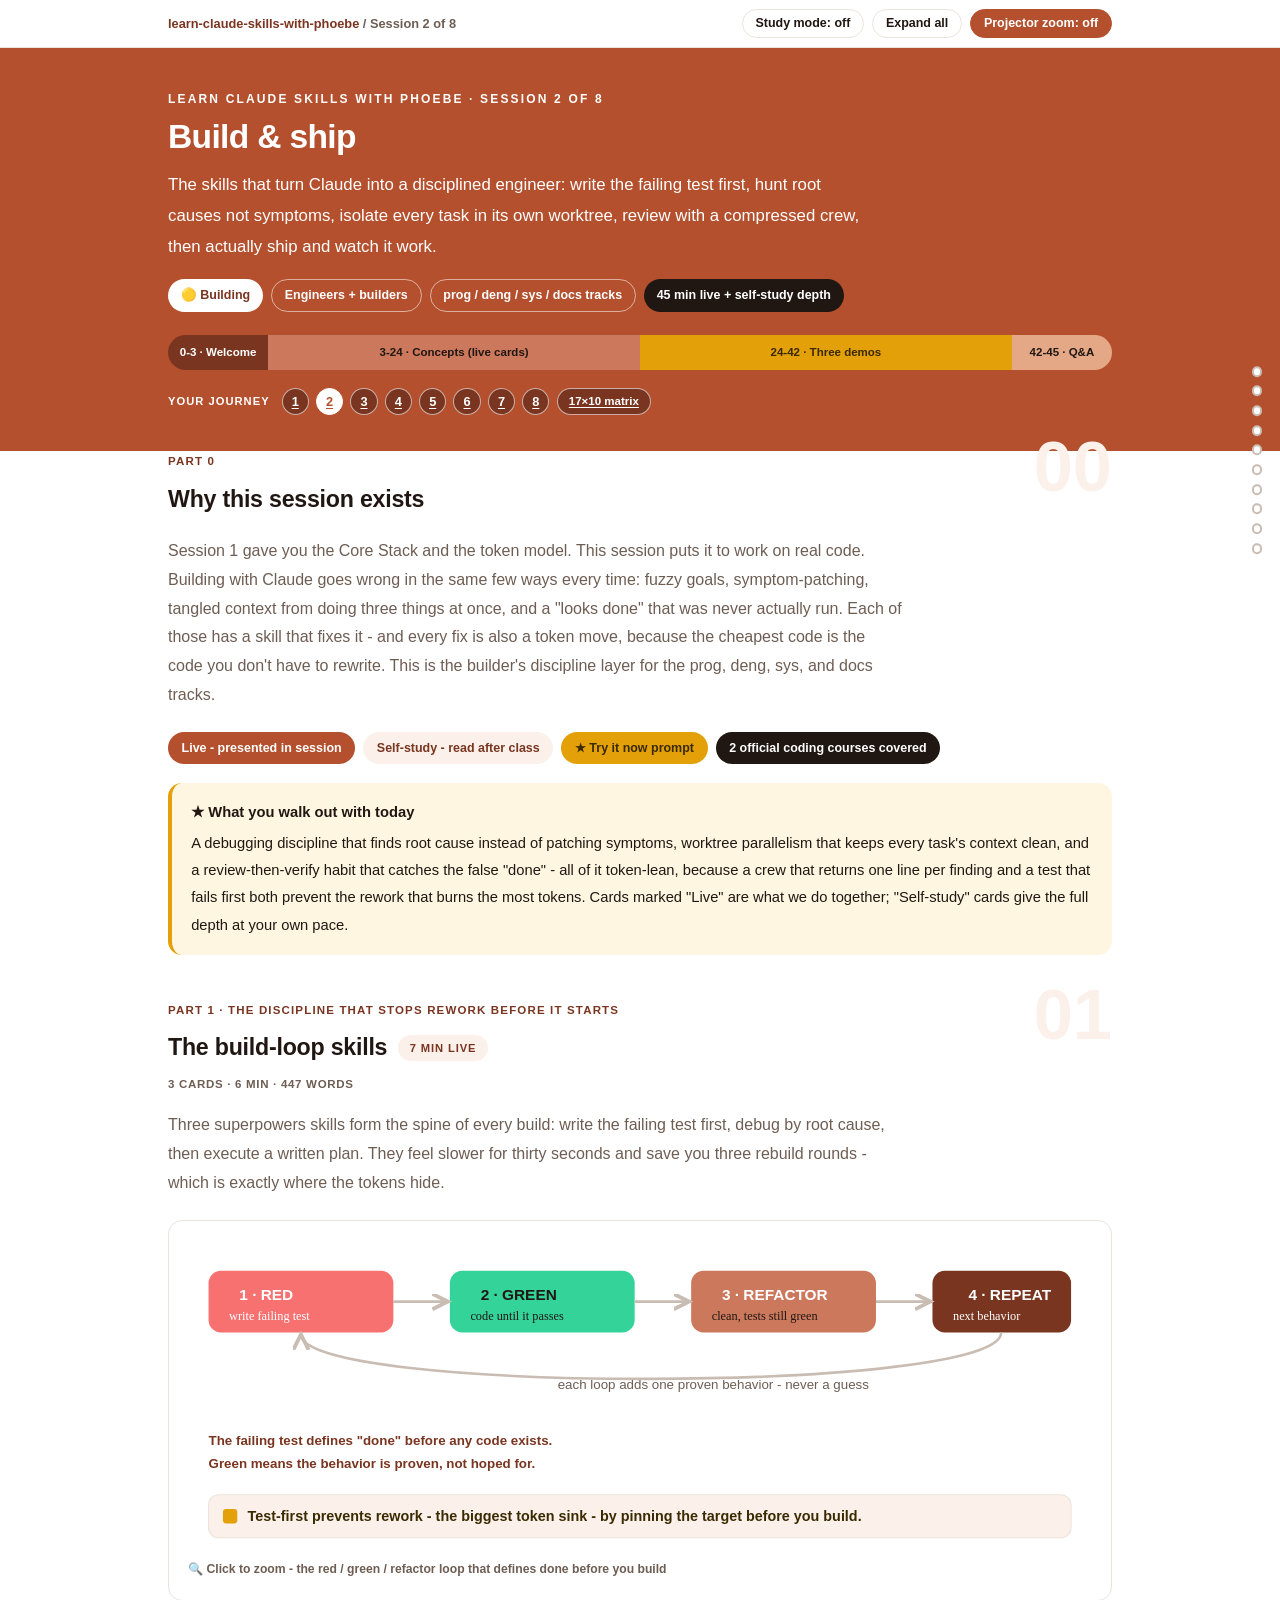
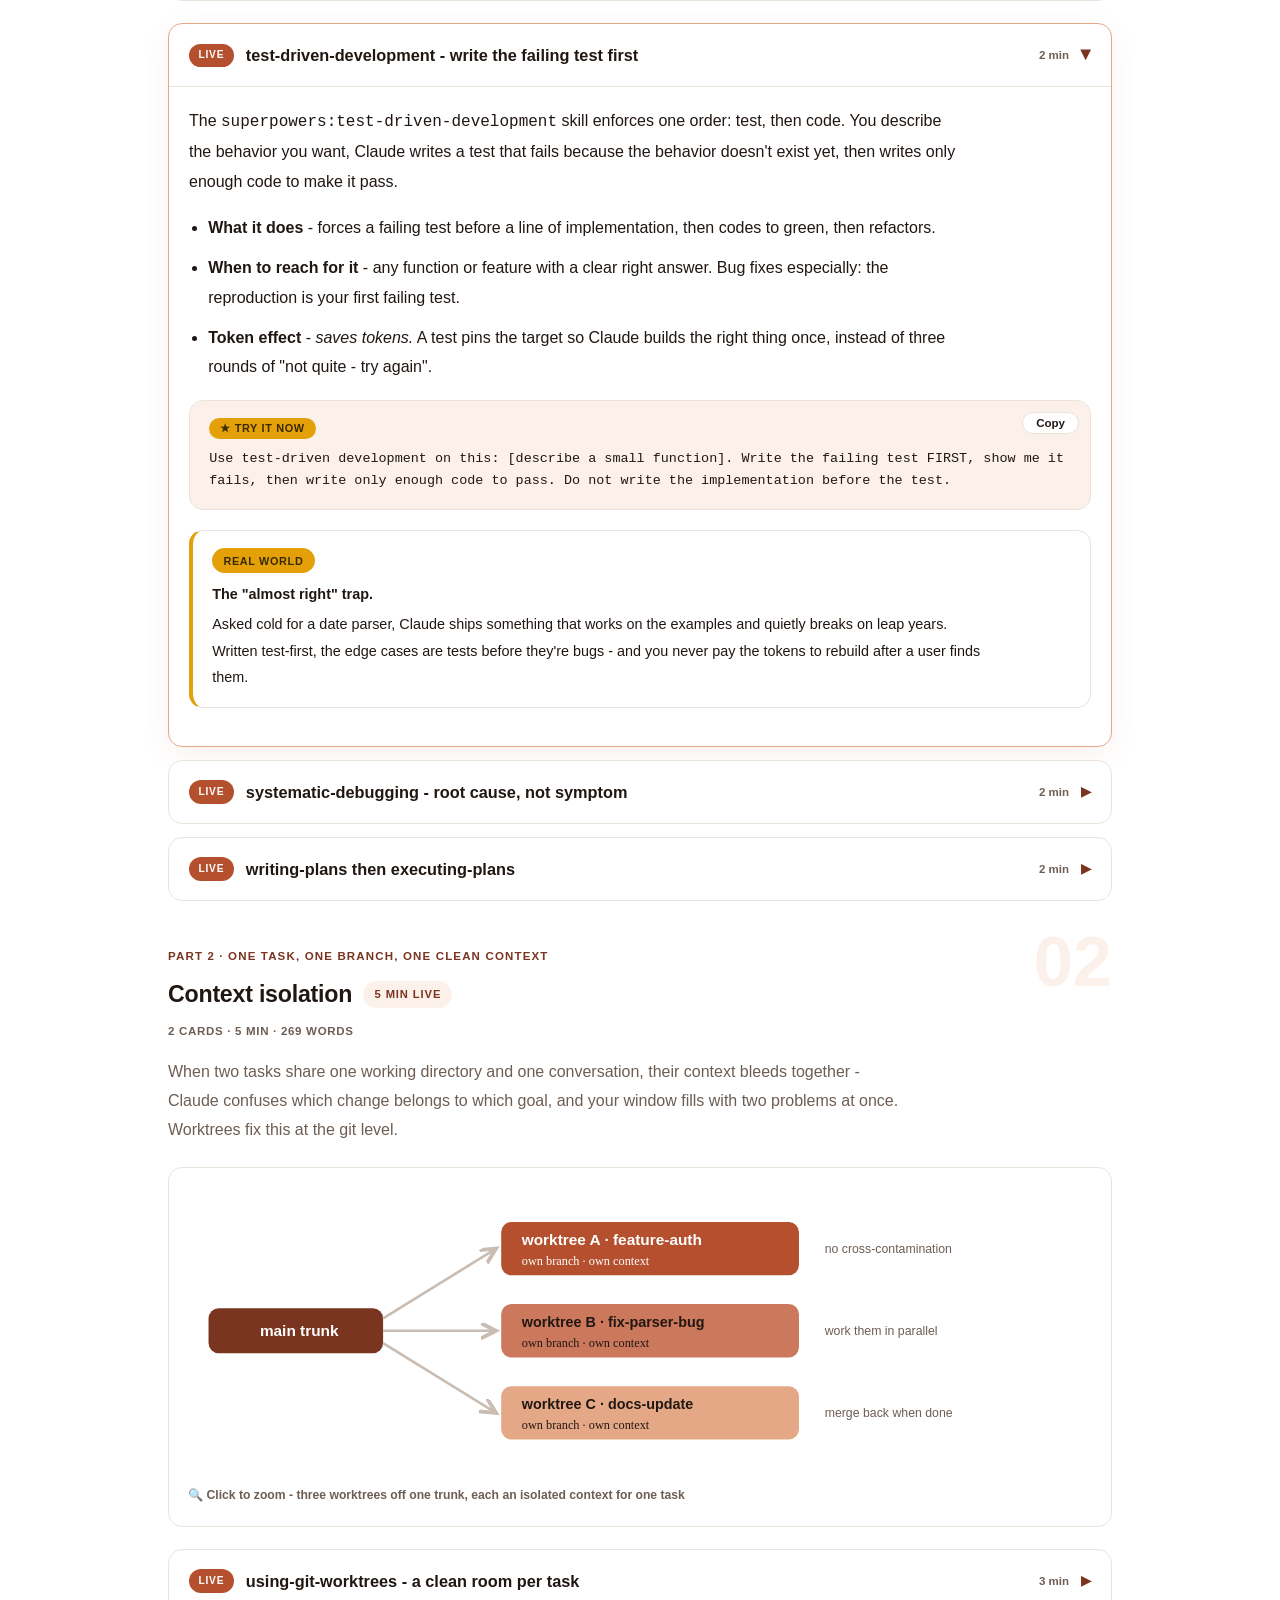
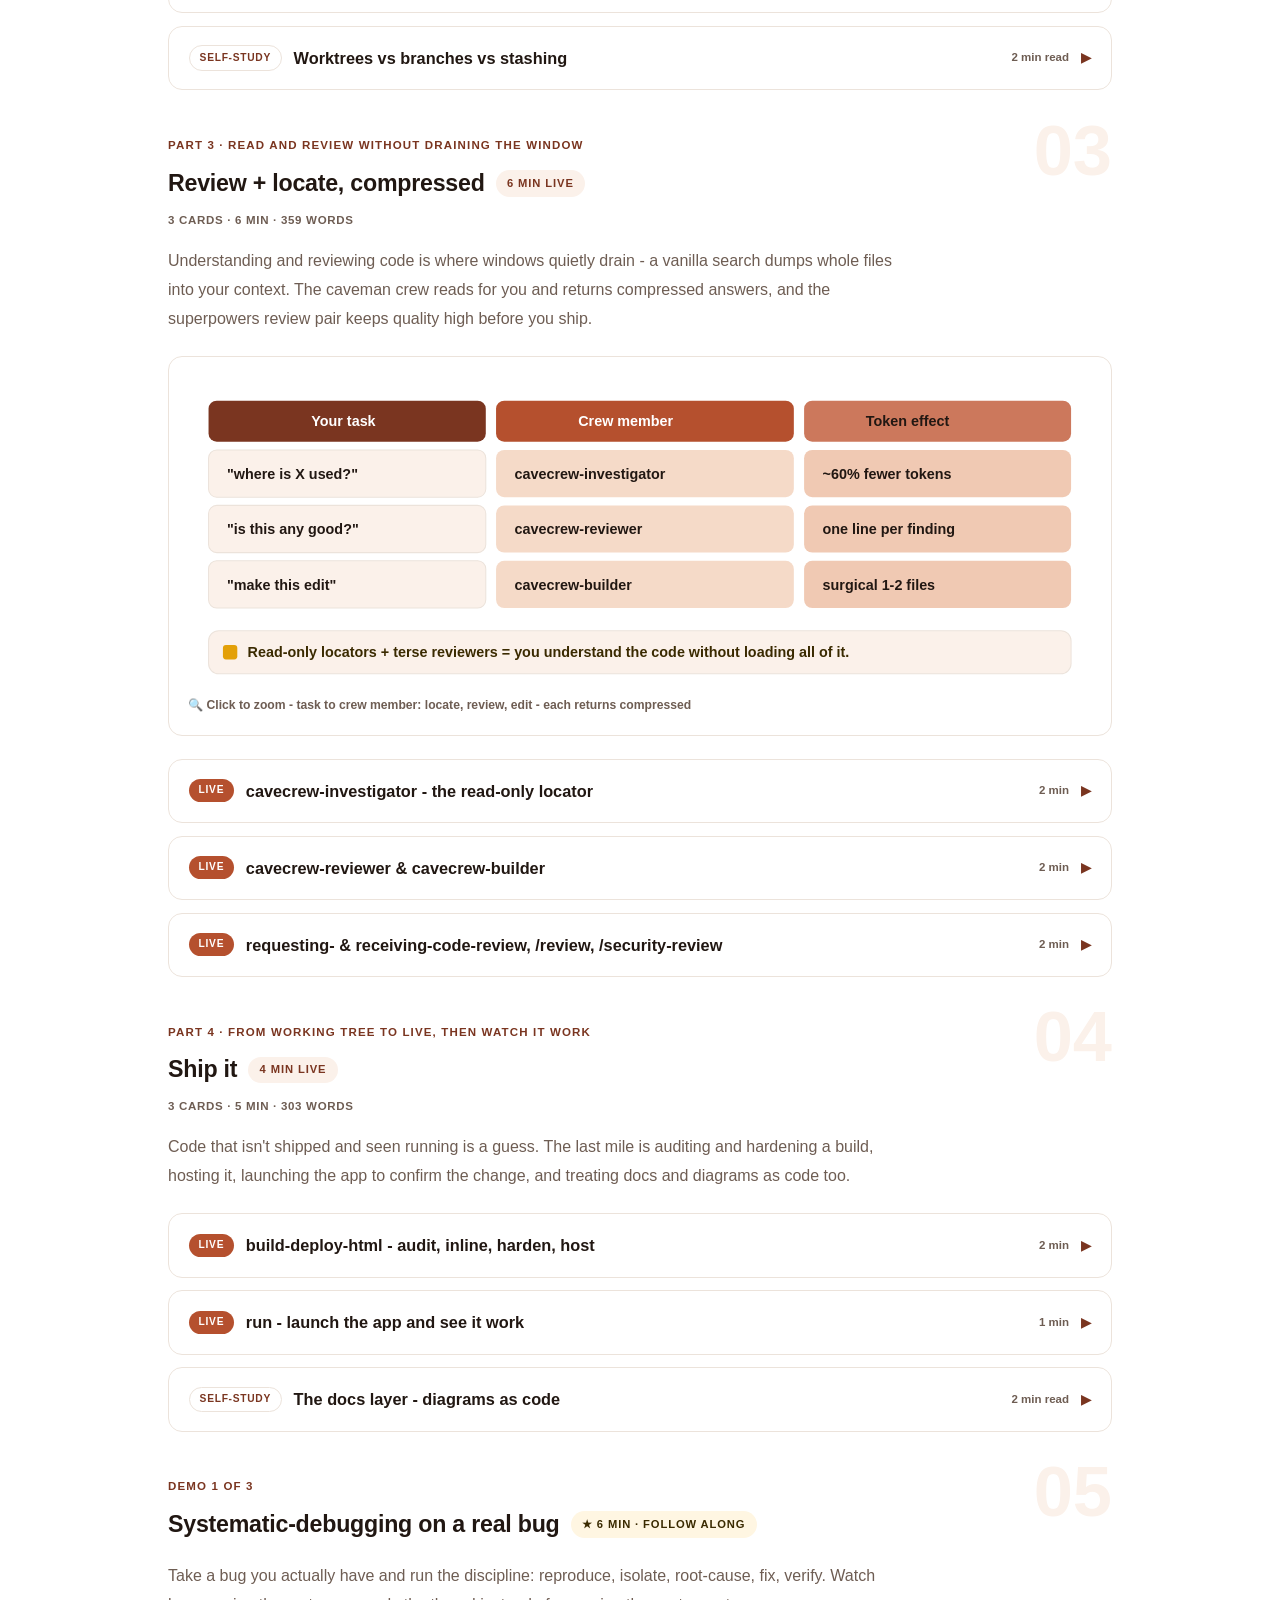
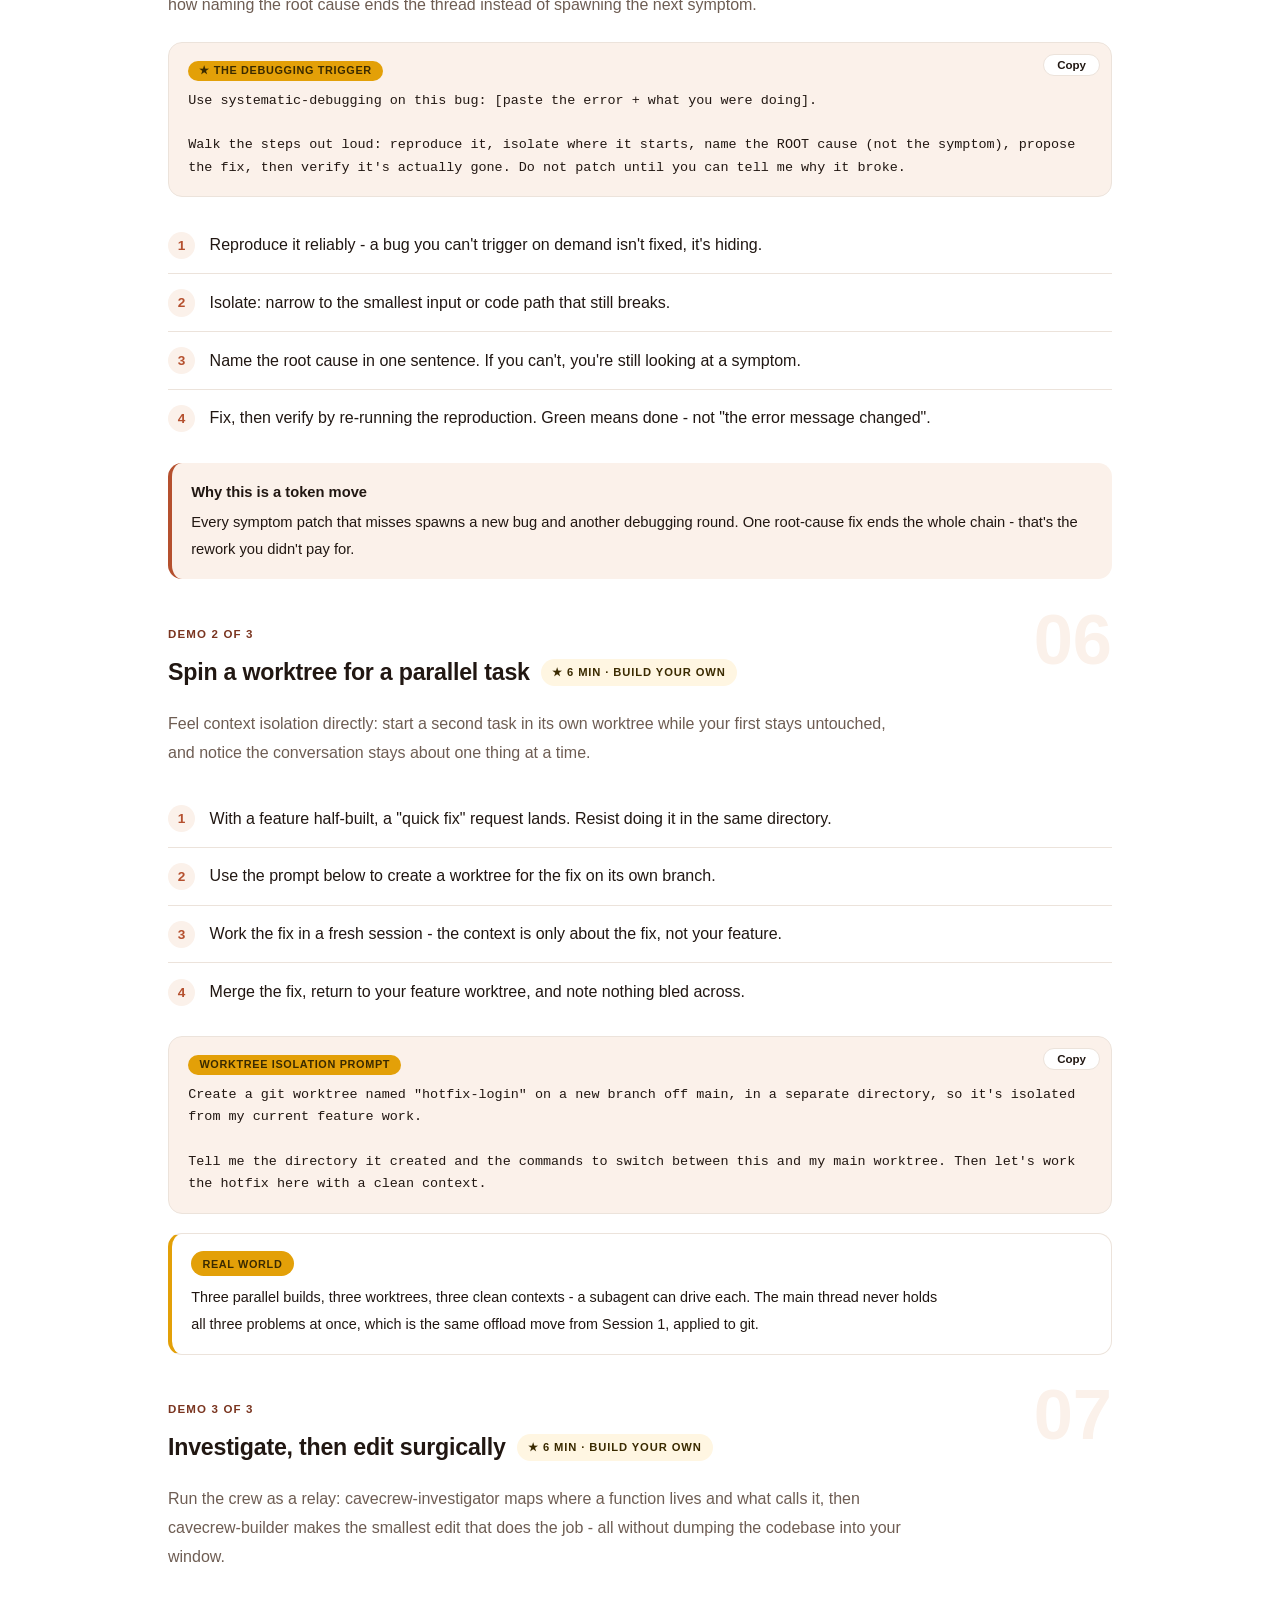
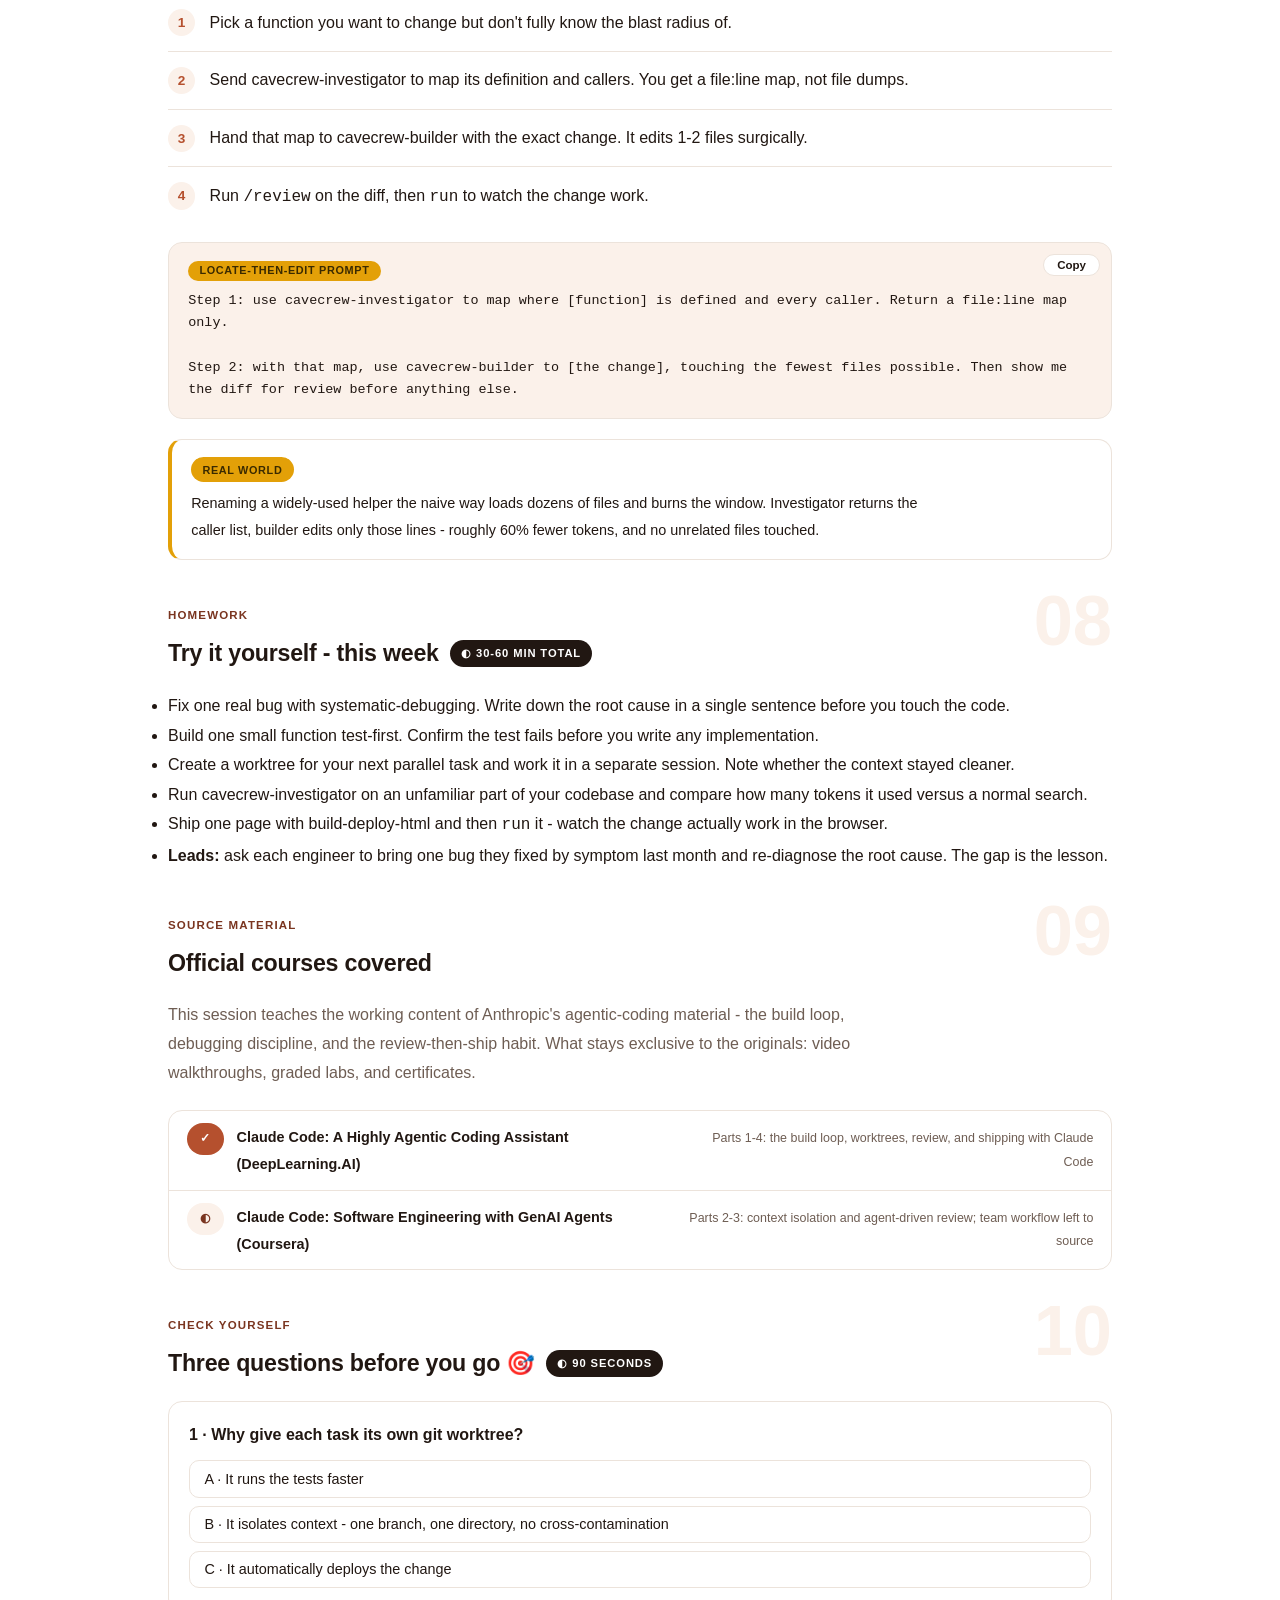
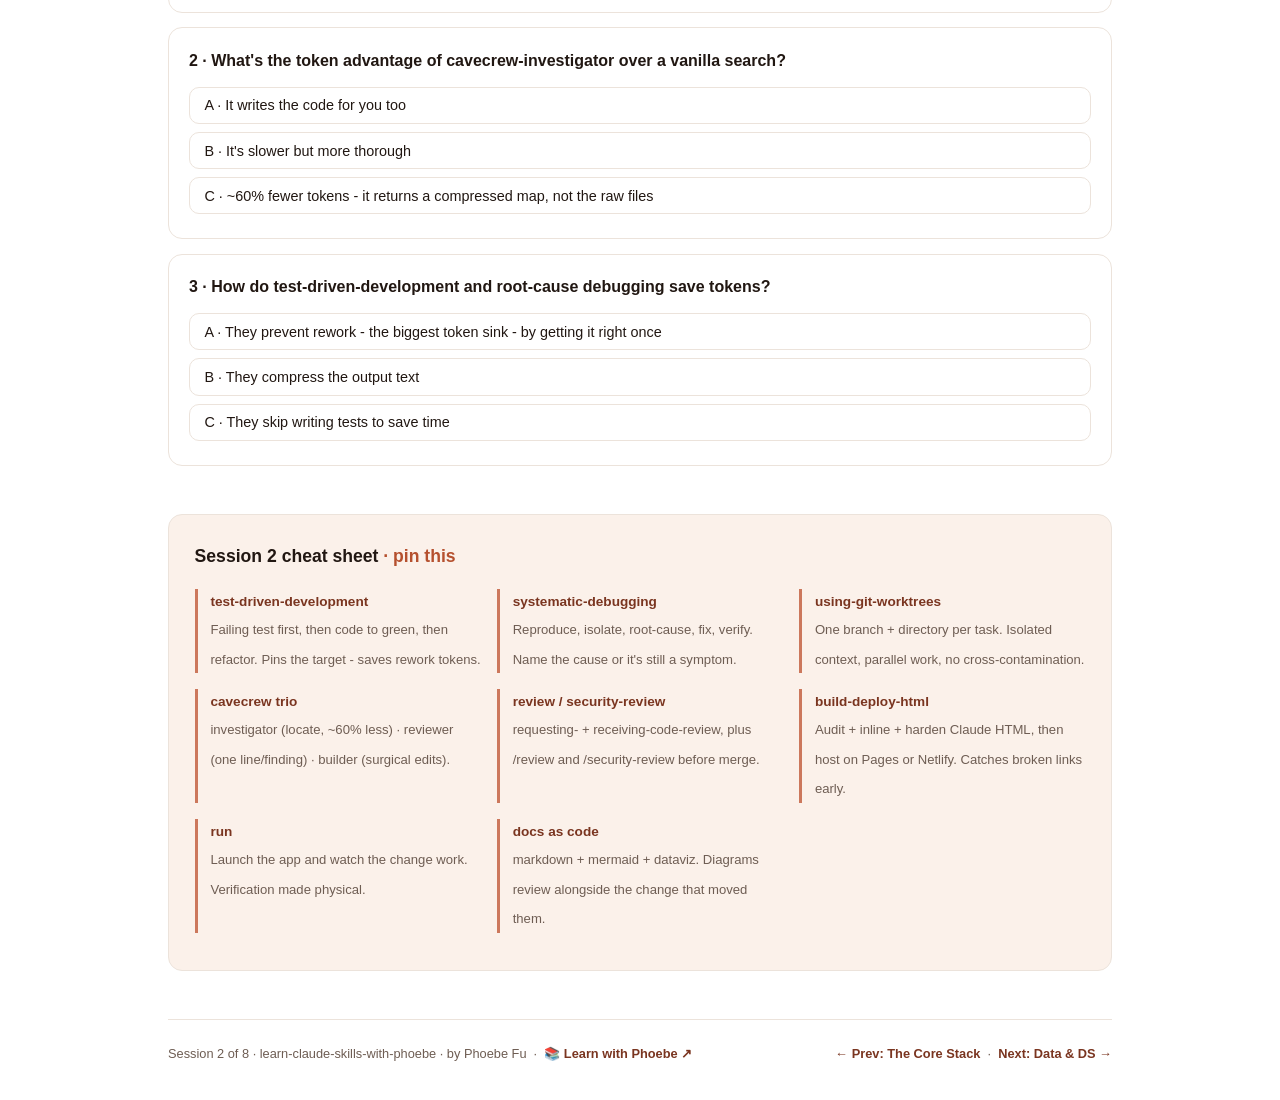
<file: courses/02-build-ship.html>
<!DOCTYPE html>
<html lang="en">
<head>
<meta charset="UTF-8">
<meta name="viewport" content="width=device-width, initial-scale=1.0">
<!-- social:start -->
<meta name="description" content="Session 1 gave you the Core Stack and the token model. This session puts it to work on real code. Building with Claude goes wrong in the same few ways every time: fuzzy goals...">
<meta property="og:type" content="article">
<meta property="og:site_name" content="Learn with Phoebe">
<meta property="og:title" content="Build &amp; ship - learn claude skills with phoebe">
<meta property="og:description" content="Session 1 gave you the Core Stack and the token model. This session puts it to work on real code. Building with Claude goes wrong in the same few ways every time: fuzzy goals...">
<meta property="og:url" content="https://phoebefu6.github.io/learn-claude-skills-with-phoebe/courses/02-build-ship.html">
<meta property="og:image" content="https://phoebefu6.github.io/learn-claude-skills-with-phoebe/assets/og-cover.png">
<meta property="og:image:width" content="1200">
<meta property="og:image:height" content="630">
<meta name="twitter:card" content="summary_large_image">
<meta name="twitter:title" content="Build &amp; ship - learn claude skills with phoebe">
<meta name="twitter:description" content="Session 1 gave you the Core Stack and the token model. This session puts it to work on real code. Building with Claude goes wrong in the same few ways every time: fuzzy goals...">
<meta name="twitter:image" content="https://phoebefu6.github.io/learn-claude-skills-with-phoebe/assets/og-cover.png">
<!-- social:end -->
<title>Session 2 · Build &amp; ship - learn claude skills with phoebe</title>
<link rel="stylesheet" href="../assets/style.css?v=26">
</head>
<body>

<div class="toolbar">
  <div class="wrap">
    <span class="crumb"><a href="../index.html">learn-claude-skills-with-phoebe</a> / Session 2 of 8</span>
    <button class="btn" id="toggle-all" type="button">Expand all</button>
    <button class="btn primary" id="zoom-toggle" type="button">Projector zoom: off</button>
  </div>
</div>

<header class="masthead">
  <div class="wrap">
    <div class="eyebrow">Learn Claude Skills with Phoebe · Session 2 of 8</div>
    <h1>Build &amp; <span class="accent">ship</span></h1>
    <p class="sub">The skills that turn Claude into a disciplined engineer: write the failing test first, hunt root causes not symptoms, isolate every task in its own worktree, review with a compressed crew, then actually ship and watch it work.</p>
    <div class="chip-row">
      <span class="chip level">🟡 Building</span>
      <span class="chip audience">Engineers + builders</span>
      <span class="chip audience">prog / deng / sys / docs tracks</span>
      <span class="chip time">45 min live + self-study depth</span>
    </div>
    <div class="agenda">
      <span class="a1" style="flex:1">0-3 · Welcome</span>
      <span class="a2" style="flex:4">3-24 · Concepts (live cards)</span>
      <span class="a3" style="flex:4">24-42 · Three demos</span>
      <span class="a4" style="flex:1">42-45 · Q&amp;A</span>
    </div>
  </div>
</header>

<main class="wrap">

  <!-- ============ INTRO ============ -->
  <section class="section" id="intro">
    <div class="section-kicker">
      <span class="klabel">Part 0</span>
      <h2>Why this session exists</h2>
    </div>
    <p class="lede">Session 1 gave you the Core Stack and the token model. This session puts it to work on real code. Building with Claude goes wrong in the same few ways every time: fuzzy goals, symptom-patching, tangled context from doing three things at once, and a "looks done" that was never actually run. Each of those has a skill that fixes it - and every fix is also a token move, because the cheapest code is the code you don't have to rewrite. This is the builder's discipline layer for the prog, deng, sys, and docs tracks.</p>
    <div class="legend">
      <span class="pill solid">Live - presented in session</span>
      <span class="pill light">Self-study - read after class</span>
      <span class="pill peach">★ Try it now prompt</span>
      <span class="pill inkpill">2 official coding courses covered</span>
    </div>
    <div class="callout win">
      <strong>★ What you walk out with today</strong>
      A debugging discipline that finds root cause instead of patching symptoms, worktree parallelism that keeps every task's context clean, and a review-then-verify habit that catches the false "done" - all of it token-lean, because a crew that returns one line per finding and a test that fails first both prevent the rework that burns the most tokens. Cards marked "Live" are what we do together; "Self-study" cards give the full depth at your own pace.
    </div>
  </section>

  <!-- ============ PART 1: THE BUILD LOOP ============ -->
  <section class="section" id="build-loop">
    <div class="section-kicker">
      <span class="klabel">Part 1 · the discipline that stops rework before it starts</span>
      <h2>The build-loop skills <span class="tag concept">7 min live</span></h2>
    </div>
    <p class="lede">Three superpowers skills form the spine of every build: write the failing test first, debug by root cause, then execute a written plan. They feel slower for thirty seconds and save you three rebuild rounds - which is exactly where the tokens hide.</p>

    <figure class="zoomable">
      <svg viewBox="0 0 880 300" xmlns="http://www.w3.org/2000/svg" role="img" aria-label="The test-driven loop: write a failing red test, write green code to pass it, refactor, then repeat">
        <style>
          .s1aT { font: 700 15px Inter, sans-serif; fill: #FFFFFF; }
          .s1aI { font: 700 15px Inter, sans-serif; fill: #211712; }
          .s1aX { font: 400 13px Inter, sans-serif; fill: #6E5D53; }
          .s1aC { font: 700 13px Inter, sans-serif; fill: #7A3520; }
          .s1aN { font: 600 14px Inter, sans-serif; fill: #3A2A00; }
          .s1aA { stroke: #C9BCB2; stroke-width: 2.5; fill: none; marker-end: url(#s1aAh); }
        </style>
        <defs>
          <marker id="s1aAh" markerWidth="8" markerHeight="8" refX="6" refY="3" orient="auto">
            <path d="M0,0 L6,3 L0,6" fill="none" stroke="#C9BCB2" stroke-width="1.5"/>
          </marker>
        </defs>
        <rect x="20" y="30" width="180" height="60" rx="12" fill="#F87171"/>
        <text class="s1aT" x="50" y="58">1 · RED</text>
        <text class="s1aT" x="40" y="78" style="font:400 12px Inter">write failing test</text>
        <rect x="255" y="30" width="180" height="60" rx="12" fill="#34D399"/>
        <text class="s1aI" x="285" y="58">2 · GREEN</text>
        <text class="s1aI" x="275" y="78" style="font:400 12px Inter">code until it passes</text>
        <rect x="490" y="30" width="180" height="60" rx="12" fill="#CC785C"/>
        <text class="s1aT" x="520" y="58">3 · REFACTOR</text>
        <text class="s1aI" x="510" y="78" style="font:400 12px Inter">clean, tests still green</text>
        <rect x="725" y="30" width="135" height="60" rx="12" fill="#7A3520"/>
        <text class="s1aT" x="760" y="58">4 · REPEAT</text>
        <text class="s1aT" x="745" y="78" style="font:400 12px Inter" fill="#F0C9B3">next behavior</text>
        <line class="s1aA" x1="200" y1="60" x2="253" y2="60"/>
        <line class="s1aA" x1="435" y1="60" x2="488" y2="60"/>
        <line class="s1aA" x1="670" y1="60" x2="723" y2="60"/>
        <path class="s1aA" d="M792,90 C792,150 110,150 110,92"/>
        <text class="s1aX" x="360" y="145">each loop adds one proven behavior - never a guess</text>
        <text class="s1aC" x="20" y="200">The failing test defines "done" before any code exists.</text>
        <text class="s1aC" x="20" y="222">Green means the behavior is proven, not hoped for.</text>
        <rect x="20" y="248" width="840" height="42" rx="10" fill="#FBF1EA" stroke="#ECE3DB"/>
        <rect x="34" y="262" width="14" height="14" rx="3" fill="#E3A008"/>
        <text class="s1aN" x="58" y="274">Test-first prevents rework - the biggest token sink - by pinning the target before you build.</text>
      </svg>
      <figcaption>🔍 Click to zoom - the red / green / refactor loop that defines done before you build</figcaption>
    </figure>

    <details class="card" open>
      <summary><span class="mode live">Live</span>test-driven-development - write the failing test first<span class="mini">2 min</span><span class="caret">▶</span></summary>
      <div class="body">
        <p>The <code>superpowers:test-driven-development</code> skill enforces one order: test, then code. You describe the behavior you want, Claude writes a test that fails because the behavior doesn't exist yet, then writes only enough code to make it pass.</p>
        <ul>
          <li><strong>What it does</strong> - forces a failing test before a line of implementation, then codes to green, then refactors.</li>
          <li><strong>When to reach for it</strong> - any function or feature with a clear right answer. Bug fixes especially: the reproduction is your first failing test.</li>
          <li><strong>Token effect</strong> - <em>saves tokens.</em> A test pins the target so Claude builds the right thing once, instead of three rounds of "not quite - try again".</li>
        </ul>
        <div class="prompt-box good"><span class="label">★ Try it now</span>Use test-driven development on this: [describe a small function]. Write the failing test FIRST, show me it fails, then write only enough code to pass. Do not write the implementation before the test.</div>
        <div class="callout example">
          <span class="ex-pill">Real world</span>
          <p><strong>The "almost right" trap.</strong> Asked cold for a date parser, Claude ships something that works on the examples and quietly breaks on leap years. Written test-first, the edge cases are tests before they're bugs - and you never pay the tokens to rebuild after a user finds them.</p>
        </div>
      </div>
    </details>

    <details class="card">
      <summary><span class="mode live">Live</span>systematic-debugging - root cause, not symptom<span class="mini">2 min</span><span class="caret">▶</span></summary>
      <div class="body">
        <p><code>superpowers:systematic-debugging</code> stops the patch-and-pray loop. Instead of changing lines until the error goes away, it walks a fixed path: reproduce, isolate, find root cause, fix, verify.</p>
        <ul>
          <li><strong>What it does</strong> - a disciplined reproduce &rarr; isolate &rarr; root-cause &rarr; fix &rarr; verify sequence.</li>
          <li><strong>When to reach for it</strong> - any bug that isn't a one-second typo, and every bug that "came back".</li>
          <li><strong>Token effect</strong> - <em>prevents rework.</em> Symptom-patching creates new bugs and burns rounds; one root-cause fix ends the thread.</li>
        </ul>
        <div class="callout tip">
          <strong>The tell of symptom-patching</strong>
          If the fix is "add a null check here" and nobody can say why the value was null, you patched a symptom. Systematic-debugging refuses to declare victory until the root cause is named.
        </div>
      </div>
    </details>

    <details class="card">
      <summary><span class="mode live">Live</span>writing-plans then executing-plans<span class="mini">2 min</span><span class="caret">▶</span></summary>
      <div class="body">
        <p>For anything bigger than a single edit, the pair <code>superpowers:writing-plans</code> and <code>superpowers:executing-plans</code> separates thinking from doing. First you agree a written plan; then Claude executes it step by step without re-litigating the design mid-build.</p>
        <ul>
          <li><strong>writing-plans</strong> - turns a shaped idea into an ordered, checkable plan. Pairs with grilling and brainstorming from Session 1.</li>
          <li><strong>executing-plans</strong> - works the plan one step at a time, checking off as it goes, so a long build stays on rails.</li>
          <li><strong>Token effect</strong> - <em>saves tokens.</em> The plan is the shared source of truth, so the conversation stops re-explaining itself every turn.</li>
        </ul>
        <div class="callout example">
          <span class="ex-pill">Real world</span>
          <p>A five-file refactor done conversationally drifts - by file three Claude has forgotten a decision from file one. Written as a plan first, each step carries its own definition of done, and a subagent can even execute steps in parallel.</p>
        </div>
      </div>
    </details>
  </section>

  <!-- ============ PART 2: CONTEXT ISOLATION ============ -->
  <section class="section" id="context-isolation">
    <div class="section-kicker">
      <span class="klabel">Part 2 · one task, one branch, one clean context</span>
      <h2>Context isolation <span class="tag concept">5 min live</span></h2>
    </div>
    <p class="lede">When two tasks share one working directory and one conversation, their context bleeds together - Claude confuses which change belongs to which goal, and your window fills with two problems at once. Worktrees fix this at the git level.</p>

    <figure class="zoomable">
      <svg viewBox="0 0 880 280" xmlns="http://www.w3.org/2000/svg" role="img" aria-label="A trunk branch with three worktrees branching off, each an isolated context for one task">
        <style>
          .s2aT { font: 700 15px Inter, sans-serif; fill: #FFFFFF; }
          .s2aI { font: 700 14px Inter, sans-serif; fill: #211712; }
          .s2aX { font: 400 12px Inter, sans-serif; fill: #6E5D53; }
          .s2aN { font: 600 14px Inter, sans-serif; fill: #3A2A00; }
          .s2aA { stroke: #C9BCB2; stroke-width: 2.5; fill: none; marker-end: url(#s2aAh); }
        </style>
        <defs>
          <marker id="s2aAh" markerWidth="8" markerHeight="8" refX="6" refY="3" orient="auto">
            <path d="M0,0 L6,3 L0,6" fill="none" stroke="#C9BCB2" stroke-width="1.5"/>
          </marker>
        </defs>
        <rect x="20" y="118" width="170" height="44" rx="10" fill="#7A3520"/>
        <text class="s2aT" x="70" y="145">main trunk</text>
        <line class="s2aA" x1="190" y1="128" x2="300" y2="60"/>
        <line class="s2aA" x1="190" y1="140" x2="300" y2="140"/>
        <line class="s2aA" x1="190" y1="152" x2="300" y2="220"/>
        <rect x="305" y="34" width="290" height="52" rx="10" fill="#B5502E"/>
        <text class="s2aT" x="325" y="56">worktree A · feature-auth</text>
        <text class="s2aT" x="325" y="76" style="font:400 12px Inter" fill="#F5DAC8">own branch · own context</text>
        <rect x="305" y="114" width="290" height="52" rx="10" fill="#CC785C"/>
        <text class="s2aI" x="325" y="136">worktree B · fix-parser-bug</text>
        <text class="s2aI" x="325" y="156" style="font:400 12px Inter">own branch · own context</text>
        <rect x="305" y="194" width="290" height="52" rx="10" fill="#E4A886"/>
        <text class="s2aI" x="325" y="216">worktree C · docs-update</text>
        <text class="s2aI" x="325" y="236" style="font:400 12px Inter">own branch · own context</text>
        <text class="s2aX" x="620" y="64">no cross-contamination</text>
        <text class="s2aX" x="620" y="144">work them in parallel</text>
        <text class="s2aX" x="620" y="224">merge back when done</text>
        <rect x="620" y="248" width="240" height="0" fill="none"/>
        <rect x="20" y="248" width="840" height="0" fill="none"/>
      </svg>
      <figcaption>🔍 Click to zoom - three worktrees off one trunk, each an isolated context for one task</figcaption>
    </figure>

    <details class="card">
      <summary><span class="mode live">Live</span>using-git-worktrees - a clean room per task<span class="mini">3 min</span><span class="caret">▶</span></summary>
      <div class="body">
        <p><code>superpowers:using-git-worktrees</code> gives every task its own branch <em>and</em> its own checked-out directory. Task A and task B never touch the same files on disk, and each Claude session works one worktree, so the context stays about one problem.</p>
        <ul>
          <li><strong>What it does</strong> - creates a separate working directory per branch, so parallel tasks stay physically and mentally separate.</li>
          <li><strong>When to reach for it</strong> - any time you have more than one thing in flight, or a risky experiment you want quarantined from main.</li>
          <li><strong>Token effect</strong> - <em>saves context.</em> One clean context per task means Claude isn't paying to hold two unrelated problems in the same window, and it can't confuse them.</li>
        </ul>
        <div class="prompt-box good"><span class="label">★ Try it now</span>Set up a git worktree for a new task called "fix-parser-bug" on its own branch, so this work stays isolated from my main branch. Explain what got created and how I switch back.</div>
        <div class="callout example">
          <span class="ex-pill">Real world</span>
          <p>Reviewing a teammate's PR while mid-feature usually means stashing, switching, un-stashing - and a context now muddled with two goals. A worktree lets you open the PR in a second directory, review it in a fresh session, and leave your feature untouched.</p>
        </div>
      </div>
    </details>

    <details class="card">
      <summary><span class="mode self">Self-study</span>Worktrees vs branches vs stashing<span class="mini">2 min read</span><span class="caret">▶</span></summary>
      <div class="body">
        <ul>
          <li><strong>Branch switch</strong> - one directory, one context. Fine for strictly sequential work.</li>
          <li><strong>Stash</strong> - a temporary shelf. Easy to forget, easy to lose, still one directory.</li>
          <li><strong>Worktree</strong> - a real second directory on its own branch. Parallel, isolated, and it survives a crash because it's on disk.</li>
        </ul>
        <p>Rule of thumb: if two tasks would ever be "open at once" in your head, give each a worktree. The isolation is the point - for git and for Claude's context alike.</p>
      </div>
    </details>
  </section>

  <!-- ============ PART 3: REVIEW + LOCATE ============ -->
  <section class="section" id="review-locate">
    <div class="section-kicker">
      <span class="klabel">Part 3 · read and review without draining the window</span>
      <h2>Review + locate, compressed <span class="tag concept">6 min live</span></h2>
    </div>
    <p class="lede">Understanding and reviewing code is where windows quietly drain - a vanilla search dumps whole files into your context. The caveman crew reads for you and returns compressed answers, and the superpowers review pair keeps quality high before you ship.</p>

    <figure class="zoomable">
      <svg viewBox="0 0 880 300" xmlns="http://www.w3.org/2000/svg" role="img" aria-label="Table mapping each task to the right crew member: locate, review, edit">
        <style>
          .s3aH { font: 700 14px Inter, sans-serif; fill: #FFFFFF; }
          .s3aT { font: 700 14px Inter, sans-serif; fill: #211712; }
          .s3aX { font: 400 12px Inter, sans-serif; fill: #6E5D53; }
          .s3aN { font: 600 14px Inter, sans-serif; fill: #3A2A00; }
        </style>
        <rect x="20" y="24" width="270" height="40" rx="8" fill="#7A3520"/>
        <text class="s3aH" x="120" y="49">Your task</text>
        <rect x="300" y="24" width="290" height="40" rx="8" fill="#B5502E"/>
        <text class="s3aH" x="380" y="49">Crew member</text>
        <rect x="600" y="24" width="260" height="40" rx="8" fill="#CC785C"/>
        <text class="s3aT" x="660" y="49">Token effect</text>
        <rect x="20" y="72" width="270" height="46" rx="8" fill="#FBF1EA" stroke="#ECE3DB"/>
        <text class="s3aT" x="38" y="100">"where is X used?"</text>
        <rect x="300" y="72" width="290" height="46" rx="8" fill="#F5DAC8"/>
        <text class="s3aT" x="318" y="100">cavecrew-investigator</text>
        <rect x="600" y="72" width="260" height="46" rx="8" fill="#F0C9B3"/>
        <text class="s3aT" x="618" y="100">~60% fewer tokens</text>
        <rect x="20" y="126" width="270" height="46" rx="8" fill="#FBF1EA" stroke="#ECE3DB"/>
        <text class="s3aT" x="38" y="154">"is this any good?"</text>
        <rect x="300" y="126" width="290" height="46" rx="8" fill="#F5DAC8"/>
        <text class="s3aT" x="318" y="154">cavecrew-reviewer</text>
        <rect x="600" y="126" width="260" height="46" rx="8" fill="#F0C9B3"/>
        <text class="s3aT" x="618" y="154">one line per finding</text>
        <rect x="20" y="180" width="270" height="46" rx="8" fill="#FBF1EA" stroke="#ECE3DB"/>
        <text class="s3aT" x="38" y="208">"make this edit"</text>
        <rect x="300" y="180" width="290" height="46" rx="8" fill="#F5DAC8"/>
        <text class="s3aT" x="318" y="208">cavecrew-builder</text>
        <rect x="600" y="180" width="260" height="46" rx="8" fill="#F0C9B3"/>
        <text class="s3aT" x="618" y="208">surgical 1-2 files</text>
        <rect x="20" y="248" width="840" height="42" rx="10" fill="#FBF1EA" stroke="#ECE3DB"/>
        <rect x="34" y="262" width="14" height="14" rx="3" fill="#E3A008"/>
        <text class="s3aN" x="58" y="274">Read-only locators + terse reviewers = you understand the code without loading all of it.</text>
      </svg>
      <figcaption>🔍 Click to zoom - task to crew member: locate, review, edit - each returns compressed</figcaption>
    </figure>

    <details class="card">
      <summary><span class="mode live">Live</span>cavecrew-investigator - the read-only locator<span class="mini">2 min</span><span class="caret">▶</span></summary>
      <div class="body">
        <p><code>caveman:cavecrew-investigator</code> is a read-only code locator. Ask it where something lives or how it's wired and it hands back a compressed file:line map instead of streaming whole files into your window.</p>
        <ul>
          <li><strong>What it does</strong> - finds and maps code, read-only, and reports in a compressed form.</li>
          <li><strong>When to reach for it</strong> - "where is this defined / what calls it / how does this flow work" across an unfamiliar codebase.</li>
          <li><strong>Token effect</strong> - <em>saves tokens.</em> Roughly 60% fewer than a vanilla search, because the raw files never land in your main context - only the map does.</li>
        </ul>
        <div class="prompt-box good"><span class="label">★ Try it now</span>Use cavecrew-investigator to map where the function [name] is defined and everything that calls it. Return a file:line map only - do not paste the file contents into our chat.</div>
      </div>
    </details>

    <details class="card">
      <summary><span class="mode live">Live</span>cavecrew-reviewer &amp; cavecrew-builder<span class="mini">2 min</span><span class="caret">▶</span></summary>
      <div class="body">
        <ul>
          <li><strong>cavecrew-reviewer</strong> - reviews a diff and returns one line per finding, severity-tagged, no praise or padding. You scan issues in seconds, not paragraphs.</li>
          <li><strong>cavecrew-builder</strong> - makes surgical, 1-2 file edits with a tight context. It does not wander the whole repo; it changes exactly what you asked.</li>
        </ul>
        <p><strong>Token effect:</strong> both are terse-by-default, so a review or an edit costs a fraction of the tokens a chatty pass would. The reviewer's severity tags also let you triage - fix the reds, skip the nits.</p>
        <div class="callout tip">
          <strong>Locator, reviewer, builder - a division of labor</strong>
          Investigator understands, reviewer judges, builder changes. Keeping them separate means each runs with the minimum context for its job, and you never pay a "read everything" tax just to make a two-line edit.
        </div>
      </div>
    </details>

    <details class="card">
      <summary><span class="mode live">Live</span>requesting- &amp; receiving-code-review, /review, /security-review<span class="mini">2 min</span><span class="caret">▶</span></summary>
      <div class="body">
        <p>The superpowers review pair and the built-in review skills raise quality before code leaves your hands:</p>
        <ul>
          <li><strong>superpowers:requesting-code-review</strong> - packages a change for review with the right context so the reviewer isn't guessing.</li>
          <li><strong>superpowers:receiving-code-review</strong> - turns feedback into fixes without ego, one item at a time.</li>
          <li><strong>/review</strong> - a general code-review pass over your changes for quality and simplification.</li>
          <li><strong>/security-review</strong> - a focused pass for security issues - injection, secrets, unsafe input handling.</li>
        </ul>
        <div class="callout example">
          <span class="ex-pill">Real world</span>
          <p>A change that "works" can still leak a secret into logs. A quick <code>/security-review</code> before merge is far cheaper than the incident, the rotation, and the postmortem - the ultimate rework.</p>
        </div>
      </div>
    </details>
  </section>

  <!-- ============ PART 4: SHIP IT ============ -->
  <section class="section" id="ship-it">
    <div class="section-kicker">
      <span class="klabel">Part 4 · from working tree to live, then watch it work</span>
      <h2>Ship it <span class="tag concept">4 min live</span></h2>
    </div>
    <p class="lede">Code that isn't shipped and seen running is a guess. The last mile is auditing and hardening a build, hosting it, launching the app to confirm the change, and treating docs and diagrams as code too.</p>

    <details class="card">
      <summary><span class="mode live">Live</span>build-deploy-html - audit, inline, harden, host<span class="mini">2 min</span><span class="caret">▶</span></summary>
      <div class="body">
        <p>The <code>build-deploy-html</code> skill takes a Claude-built HTML page and gets it truly shippable: it audits the markup, inlines assets so nothing 404s, hardens it, then hosts it on GitHub Pages or Netlify Drop.</p>
        <ul>
          <li><strong>What it does</strong> - audit + inline + harden Claude HTML, then publish to Pages or Netlify.</li>
          <li><strong>When to reach for it</strong> - any single-page site, course page, or dashboard you want live and durable.</li>
          <li><strong>Token effect</strong> - <em>prevents rework.</em> Catching a broken asset link at build time is far cheaper than debugging a live page that renders locally but breaks hosted.</li>
        </ul>
      </div>
    </details>

    <details class="card">
      <summary><span class="mode live">Live</span>run - launch the app and see it work<span class="mini">1 min</span><span class="caret">▶</span></summary>
      <div class="body">
        <p>The <code>run</code> skill launches your project's app so you actually watch the change work, rather than trusting that it should. This is verification made physical - the difference between "the tests pass" and "I clicked the button and it did the thing".</p>
        <ul>
          <li><strong>What it does</strong> - finds how to launch this project (CLI, server, browser) and drives it to show the change live.</li>
          <li><strong>When to reach for it</strong> - after any change you could visually confirm - a UI tweak, a new endpoint, a fixed bug.</li>
          <li><strong>Token effect</strong> - <em>prevents rework.</em> Seeing it work closes the loop before an audience finds the gap you missed.</li>
        </ul>
      </div>
    </details>

    <details class="card">
      <summary><span class="mode self">Self-study</span>The docs layer - diagrams as code<span class="mini">2 min read</span><span class="caret">▶</span></summary>
      <div class="body">
        <p>The docs track ships text and diagrams the same disciplined way you ship code. Learn-markdown and learn-mermaid teach the formats; <code>dataviz</code> keeps any diagram or chart on one accessible visual system.</p>
        <ul>
          <li><strong>markdown</strong> - the lingua franca for READMEs, specs, and these very pages. Clean, diffable, reviewable.</li>
          <li><strong>mermaid</strong> - diagrams written as text, so a flowchart lives in the repo and updates in a PR like any other code.</li>
          <li><strong>dataviz</strong> - the form heuristic and accessible palettes that keep every diagram legible in light and dark.</li>
        </ul>
        <p>Diagrams-as-code means your architecture picture never drifts from reality, because it's reviewed alongside the change that moved it.</p>
      </div>
    </details>
  </section>

  <!-- ============ DEMO 1 ============ -->
  <section class="section" id="demo-1">
    <div class="section-kicker">
      <span class="klabel">Demo 1 of 3</span>
      <h2>Systematic-debugging on a real bug <span class="tag demo">★ 6 min · follow along</span></h2>
    </div>
    <p class="lede">Take a bug you actually have and run the discipline: reproduce, isolate, root-cause, fix, verify. Watch how naming the root cause ends the thread instead of spawning the next symptom.</p>
    <div class="prompt-box good"><span class="label">★ The debugging trigger</span>Use systematic-debugging on this bug: [paste the error + what you were doing].

Walk the steps out loud: reproduce it, isolate where it starts, name the ROOT cause (not the symptom), propose the fix, then verify it's actually gone. Do not patch until you can tell me why it broke.</div>
    <div class="steps">
      <div class="step"><p>Reproduce it reliably - a bug you can't trigger on demand isn't fixed, it's hiding.</p></div>
      <div class="step"><p>Isolate: narrow to the smallest input or code path that still breaks.</p></div>
      <div class="step"><p>Name the root cause in one sentence. If you can't, you're still looking at a symptom.</p></div>
      <div class="step"><p>Fix, then verify by re-running the reproduction. Green means done - not "the error message changed".</p></div>
    </div>
    <div class="callout tip">
      <strong>Why this is a token move</strong>
      Every symptom patch that misses spawns a new bug and another debugging round. One root-cause fix ends the whole chain - that's the rework you didn't pay for.
    </div>
  </section>

  <!-- ============ DEMO 2 ============ -->
  <section class="section" id="demo-2">
    <div class="section-kicker">
      <span class="klabel">Demo 2 of 3</span>
      <h2>Spin a worktree for a parallel task <span class="tag demo">★ 6 min · build your own</span></h2>
    </div>
    <p class="lede">Feel context isolation directly: start a second task in its own worktree while your first stays untouched, and notice the conversation stays about one thing at a time.</p>
    <div class="steps">
      <div class="step"><p>With a feature half-built, a "quick fix" request lands. Resist doing it in the same directory.</p></div>
      <div class="step"><p>Use the prompt below to create a worktree for the fix on its own branch.</p></div>
      <div class="step"><p>Work the fix in a fresh session - the context is only about the fix, not your feature.</p></div>
      <div class="step"><p>Merge the fix, return to your feature worktree, and note nothing bled across.</p></div>
    </div>
    <div class="prompt-box good"><span class="label">Worktree isolation prompt</span>Create a git worktree named "hotfix-login" on a new branch off main, in a separate directory, so it's isolated from my current feature work.

Tell me the directory it created and the commands to switch between this and my main worktree. Then let's work the hotfix here with a clean context.</div>
    <div class="callout example">
      <span class="ex-pill">Real world</span>
      <p>Three parallel builds, three worktrees, three clean contexts - a subagent can drive each. The main thread never holds all three problems at once, which is the same offload move from Session 1, applied to git.</p>
    </div>
  </section>

  <!-- ============ DEMO 3 ============ -->
  <section class="section" id="demo-3">
    <div class="section-kicker">
      <span class="klabel">Demo 3 of 3</span>
      <h2>Investigate, then edit surgically <span class="tag demo">★ 6 min · build your own</span></h2>
    </div>
    <p class="lede">Run the crew as a relay: cavecrew-investigator maps where a function lives and what calls it, then cavecrew-builder makes the smallest edit that does the job - all without dumping the codebase into your window.</p>
    <div class="steps">
      <div class="step"><p>Pick a function you want to change but don't fully know the blast radius of.</p></div>
      <div class="step"><p>Send cavecrew-investigator to map its definition and callers. You get a file:line map, not file dumps.</p></div>
      <div class="step"><p>Hand that map to cavecrew-builder with the exact change. It edits 1-2 files surgically.</p></div>
      <div class="step"><p>Run <code>/review</code> on the diff, then <code>run</code> to watch the change work.</p></div>
    </div>
    <div class="prompt-box good"><span class="label">Locate-then-edit prompt</span>Step 1: use cavecrew-investigator to map where [function] is defined and every caller. Return a file:line map only.

Step 2: with that map, use cavecrew-builder to [the change], touching the fewest files possible. Then show me the diff for review before anything else.</div>
    <div class="callout example">
      <span class="ex-pill">Real world</span>
      <p>Renaming a widely-used helper the naive way loads dozens of files and burns the window. Investigator returns the caller list, builder edits only those lines - roughly 60% fewer tokens, and no unrelated files touched.</p>
    </div>
  </section>

  <!-- ============ TRY IT YOURSELF ============ -->
  <section class="section" id="exercise">
    <div class="section-kicker">
      <span class="klabel">Homework</span>
      <h2>Try it yourself - this week <span class="tag exercise">◐ 30-60 min total</span></h2>
    </div>
    <ul>
      <li>Fix one real bug with systematic-debugging. Write down the root cause in a single sentence before you touch the code.</li>
      <li>Build one small function test-first. Confirm the test fails before you write any implementation.</li>
      <li>Create a worktree for your next parallel task and work it in a separate session. Note whether the context stayed cleaner.</li>
      <li>Run cavecrew-investigator on an unfamiliar part of your codebase and compare how many tokens it used versus a normal search.</li>
      <li>Ship one page with build-deploy-html and then <code>run</code> it - watch the change actually work in the browser.</li>
      <li><strong>Leads:</strong> ask each engineer to bring one bug they fixed by symptom last month and re-diagnose the root cause. The gap is the lesson.</li>
    </ul>
  </section>

  <!-- ============ OFFICIAL COURSES ============ -->
  <section class="section" id="official">
    <div class="section-kicker">
      <span class="klabel">Source material</span>
      <h2>Official courses covered</h2>
    </div>
    <p class="lede">This session teaches the working content of Anthropic's agentic-coding material - the build loop, debugging discipline, and the review-then-ship habit. What stays exclusive to the originals: video walkthroughs, graded labs, and certificates.</p>
    <div class="covered">
      <div class="covered-row"><span class="status pill solid">✓</span><span class="name">Claude Code: A Highly Agentic Coding Assistant (DeepLearning.AI)</span><span class="note">Parts 1-4: the build loop, worktrees, review, and shipping with Claude Code</span></div>
      <div class="covered-row"><span class="status pill light">◐</span><span class="name">Claude Code: Software Engineering with GenAI Agents (Coursera)</span><span class="note">Parts 2-3: context isolation and agent-driven review; team workflow left to source</span></div>
    </div>
  </section>

  <!-- ============ QUIZ ============ -->
  <section class="section" id="quiz">
    <div class="section-kicker">
      <span class="klabel">Check yourself</span>
      <h2>Three questions before you go 🎯 <span class="tag exercise">◐ 90 seconds</span></h2>
    </div>
    <div class="quiz-q" data-answer="1">
      <p class="qtext">1 · Why give each task its own git worktree?</p>
      <button class="qopt" type="button">A · It runs the tests faster</button>
      <button class="qopt" type="button">B · It isolates context - one branch, one directory, no cross-contamination</button>
      <button class="qopt" type="button">C · It automatically deploys the change</button>
      <p class="qwhy">A worktree keeps each task physically and mentally separate, so Claude's context stays about one problem and two goals never bleed together.</p>
    </div>
    <div class="quiz-q" data-answer="2">
      <p class="qtext">2 · What's the token advantage of cavecrew-investigator over a vanilla search?</p>
      <button class="qopt" type="button">A · It writes the code for you too</button>
      <button class="qopt" type="button">B · It's slower but more thorough</button>
      <button class="qopt" type="button">C · ~60% fewer tokens - it returns a compressed map, not the raw files</button>
      <p class="qwhy">The read-only locator hands back a file:line map instead of streaming whole files into your main context, saving roughly 60%.</p>
    </div>
    <div class="quiz-q" data-answer="0">
      <p class="qtext">3 · How do test-driven-development and root-cause debugging save tokens?</p>
      <button class="qopt" type="button">A · They prevent rework - the biggest token sink - by getting it right once</button>
      <button class="qopt" type="button">B · They compress the output text</button>
      <button class="qopt" type="button">C · They skip writing tests to save time</button>
      <p class="qwhy">A failing test pins the target and a named root cause ends the bug thread, so you don't pay for the rebuild rounds that fuzzy goals and symptom-patching cause.</p>
    </div>
    <p class="quiz-score"></p>
  </section>

  <!-- ============ CHEAT SHEET ============ -->
  <section class="cheat" id="cheatsheet">
    <h3>Session 2 cheat sheet <span>· pin this</span></h3>
    <div class="grid-2">
      <div class="cheat-item"><b>test-driven-development</b><span>Failing test first, then code to green, then refactor. Pins the target - saves rework tokens.</span></div>
      <div class="cheat-item"><b>systematic-debugging</b><span>Reproduce, isolate, root-cause, fix, verify. Name the cause or it's still a symptom.</span></div>
      <div class="cheat-item"><b>using-git-worktrees</b><span>One branch + directory per task. Isolated context, parallel work, no cross-contamination.</span></div>
      <div class="cheat-item"><b>cavecrew trio</b><span>investigator (locate, ~60% less) · reviewer (one line/finding) · builder (surgical edits).</span></div>
      <div class="cheat-item"><b>review / security-review</b><span>requesting- + receiving-code-review, plus /review and /security-review before merge.</span></div>
      <div class="cheat-item"><b>build-deploy-html</b><span>Audit + inline + harden Claude HTML, then host on Pages or Netlify. Catches broken links early.</span></div>
      <div class="cheat-item"><b>run</b><span>Launch the app and watch the change work. Verification made physical.</span></div>
      <div class="cheat-item"><b>docs as code</b><span>markdown + mermaid + dataviz. Diagrams review alongside the change that moved them.</span></div>
    </div>
  </section>

  <footer class="pagefoot">
    <span>Session 2 of 8 · learn-claude-skills-with-phoebe · by Phoebe Fu &nbsp;·&nbsp; 📚 <a href="https://phoebefu6.github.io/learn-with-phoebe/">Learn with Phoebe ↗</a></span>
    <span><a href="01-core-stack.html">← Prev: The Core Stack</a> &nbsp;·&nbsp; <a href="03-data-ds.html">Next: Data &amp; DS →</a></span>
  </footer>

</main>

<script src="../assets/app.js?v=25"></script>
</body>
</html>
</file>
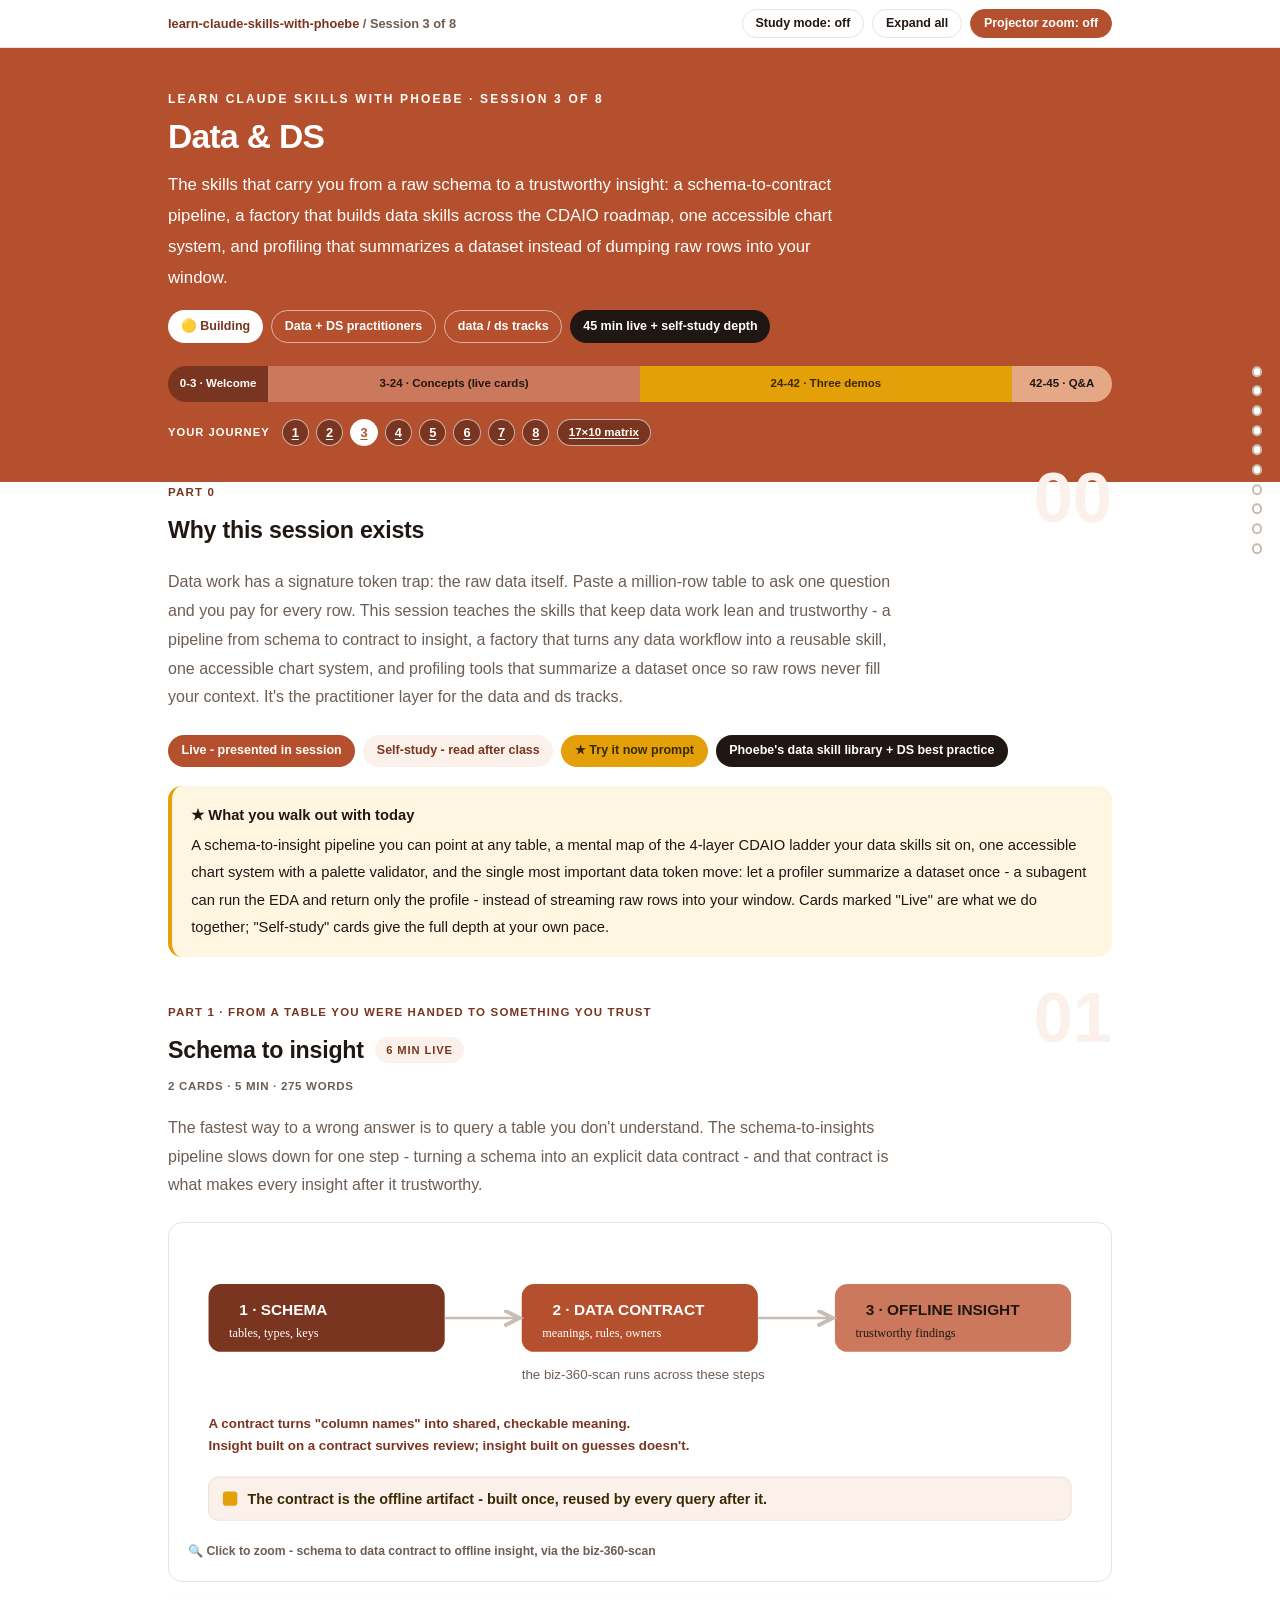
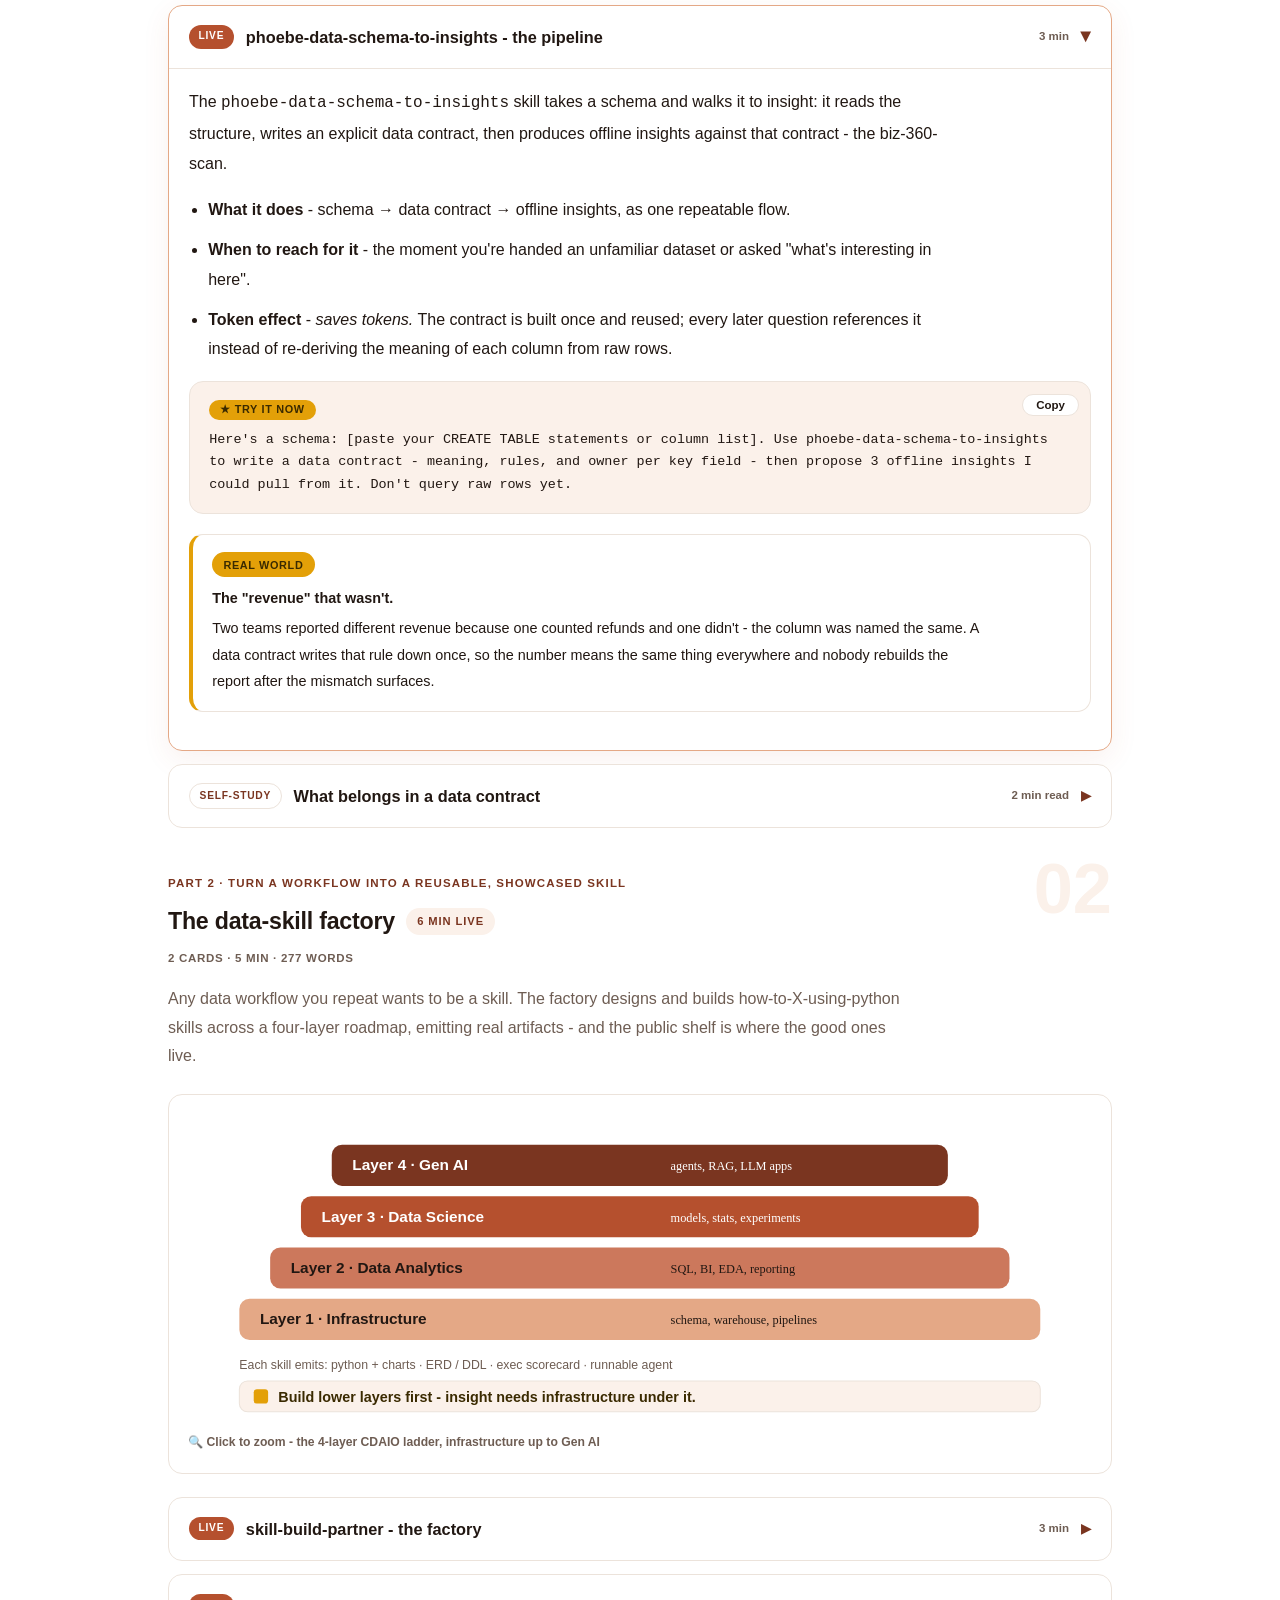
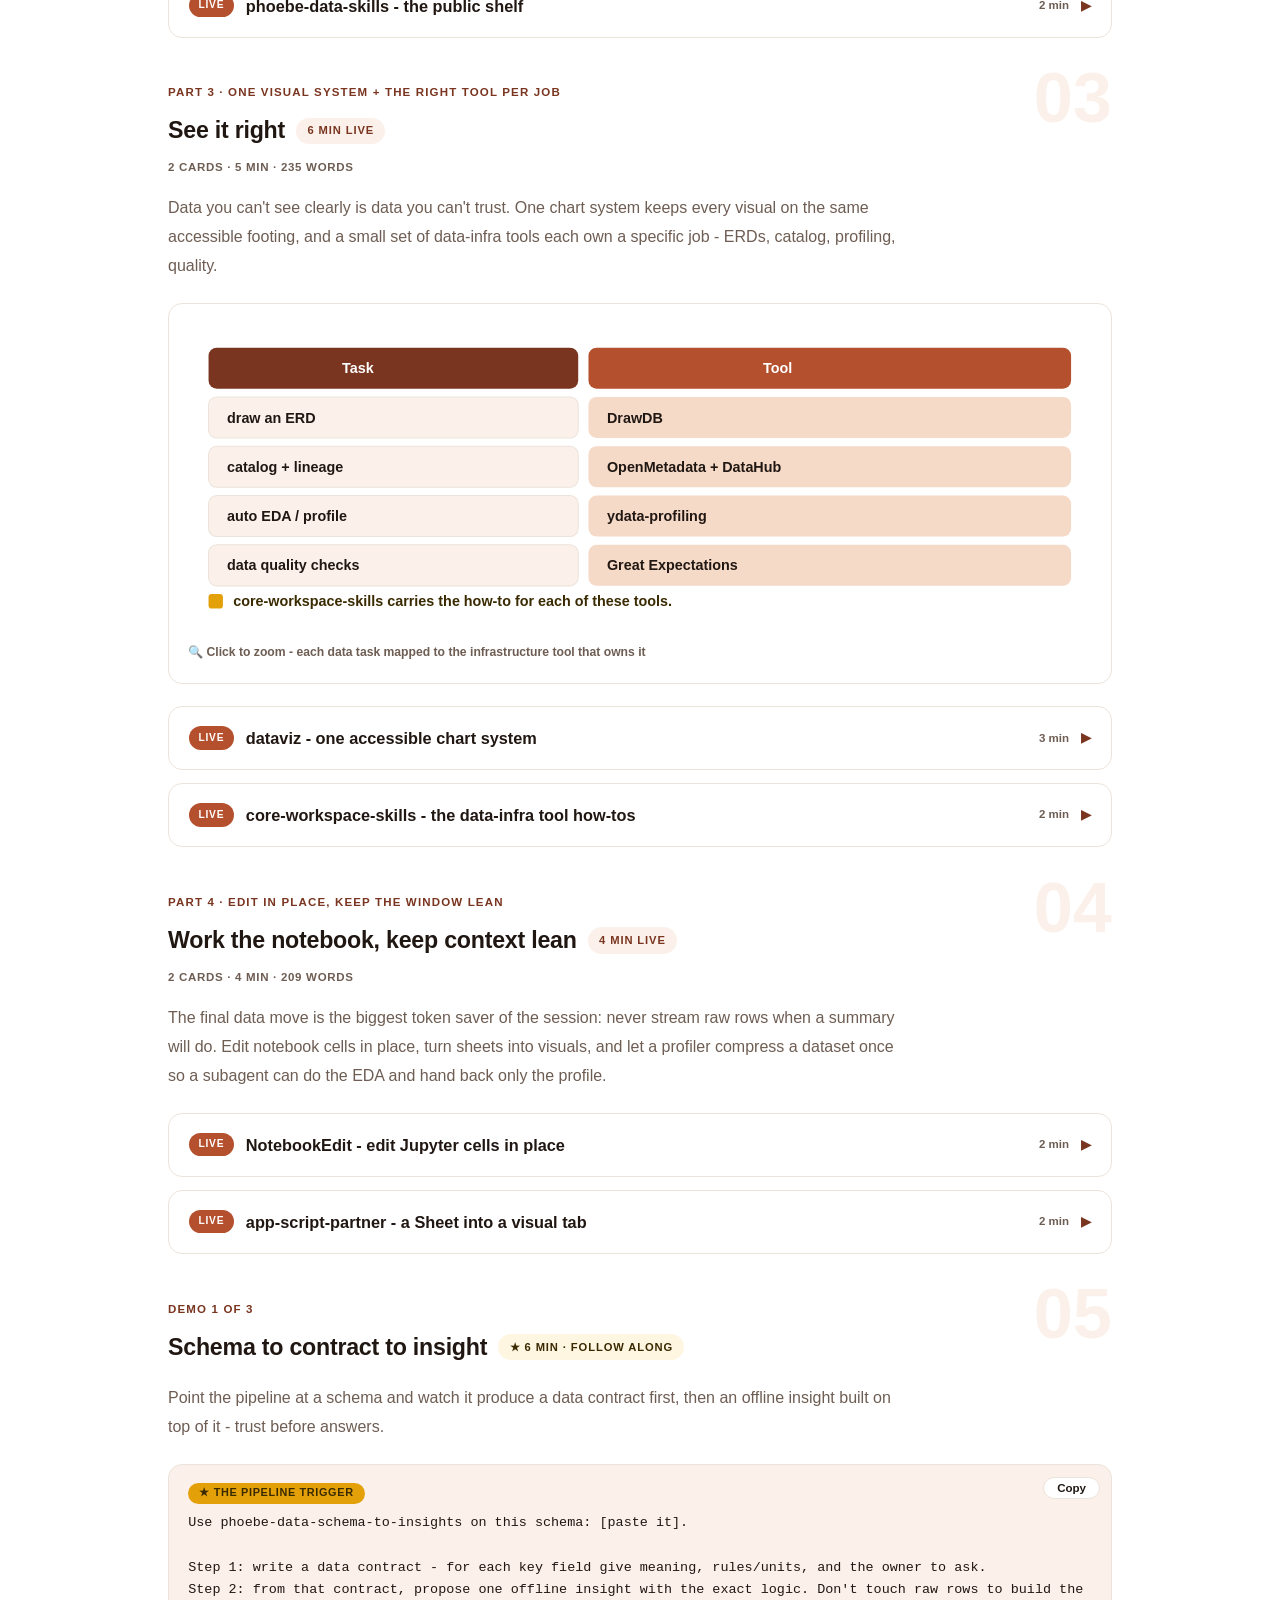
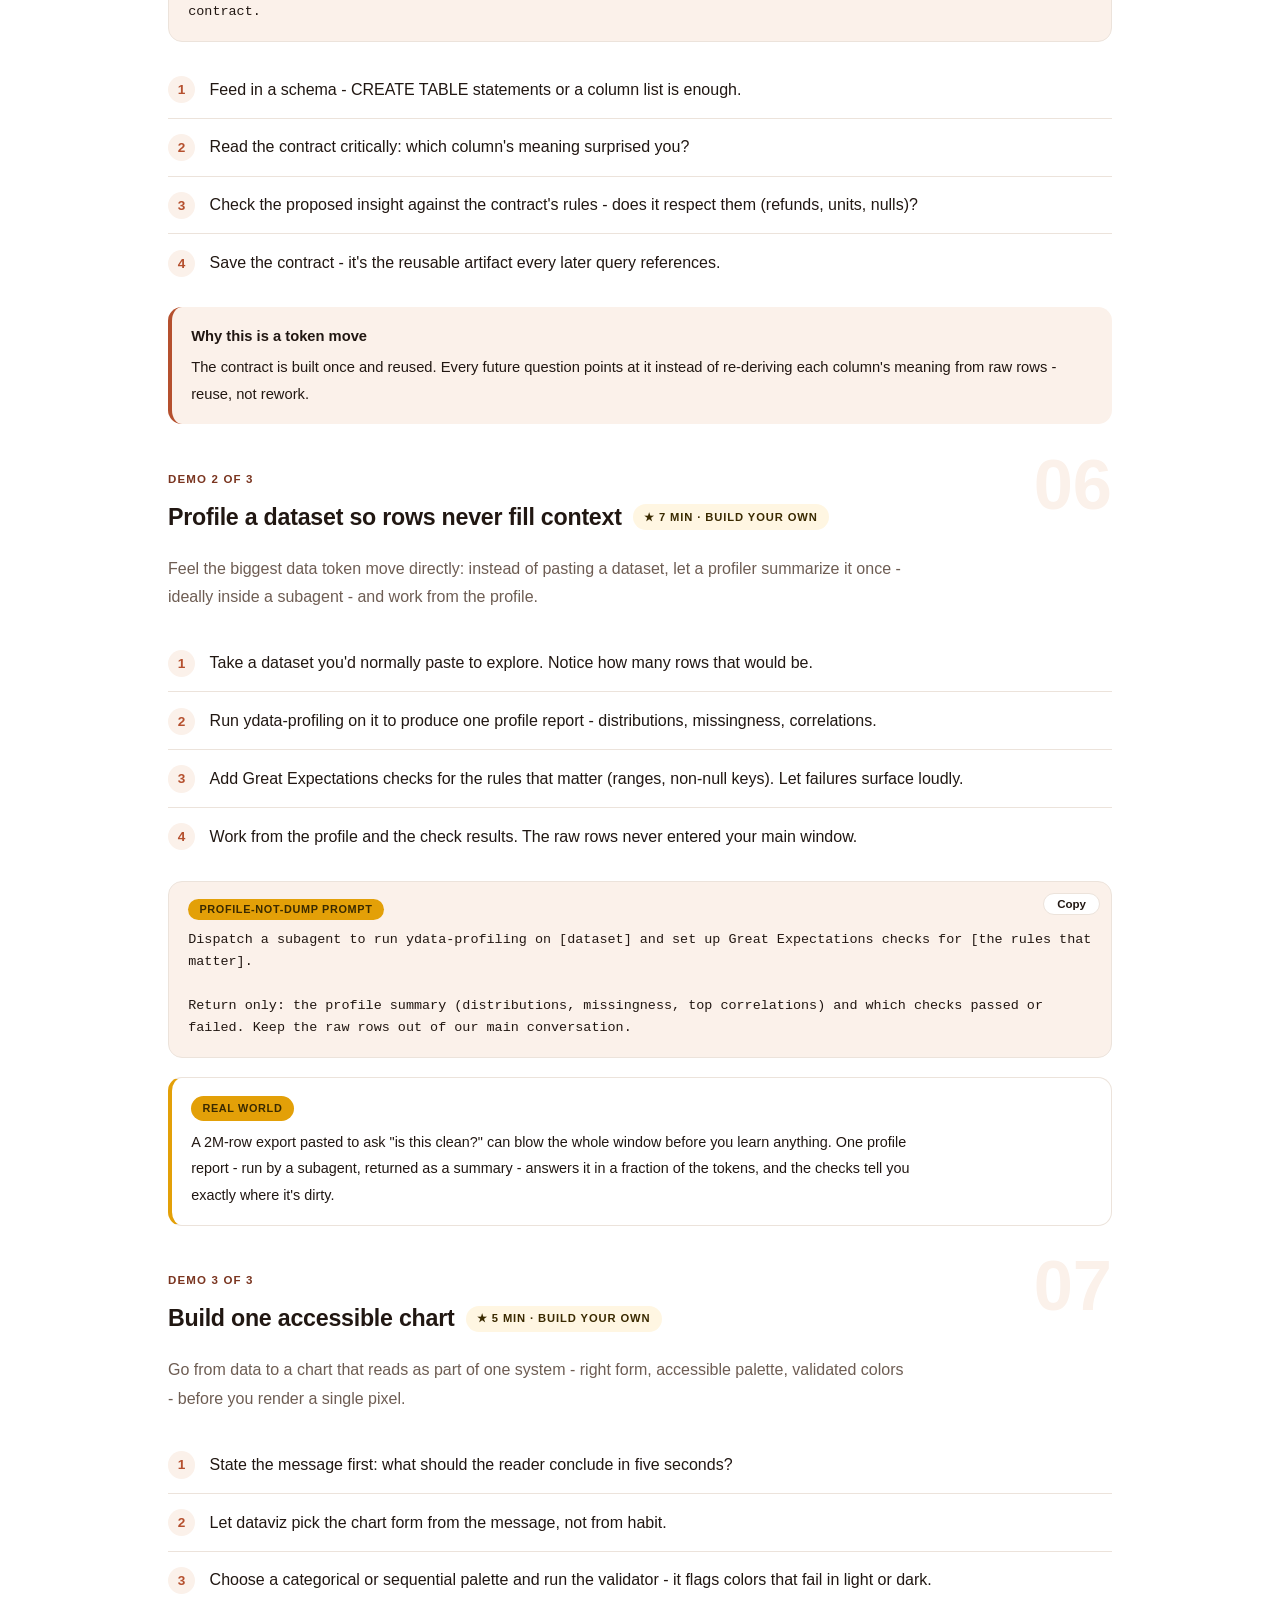
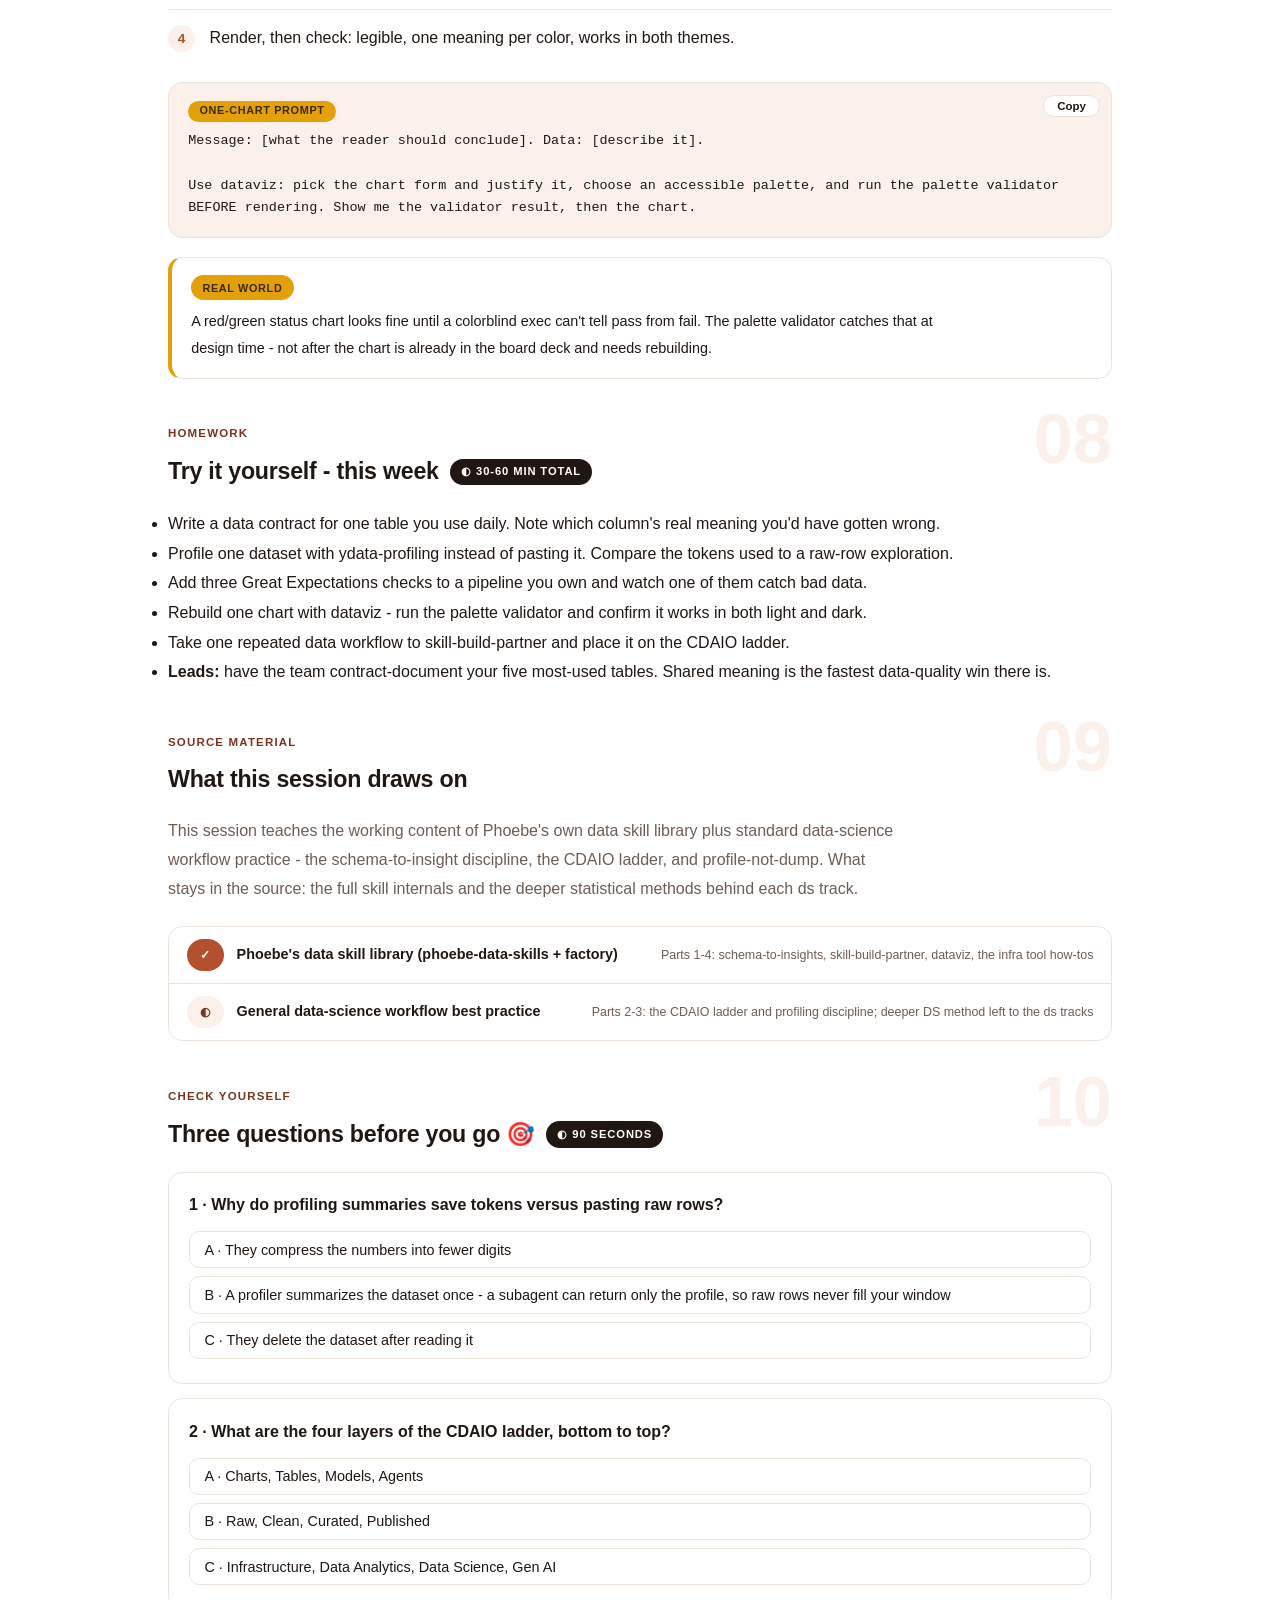
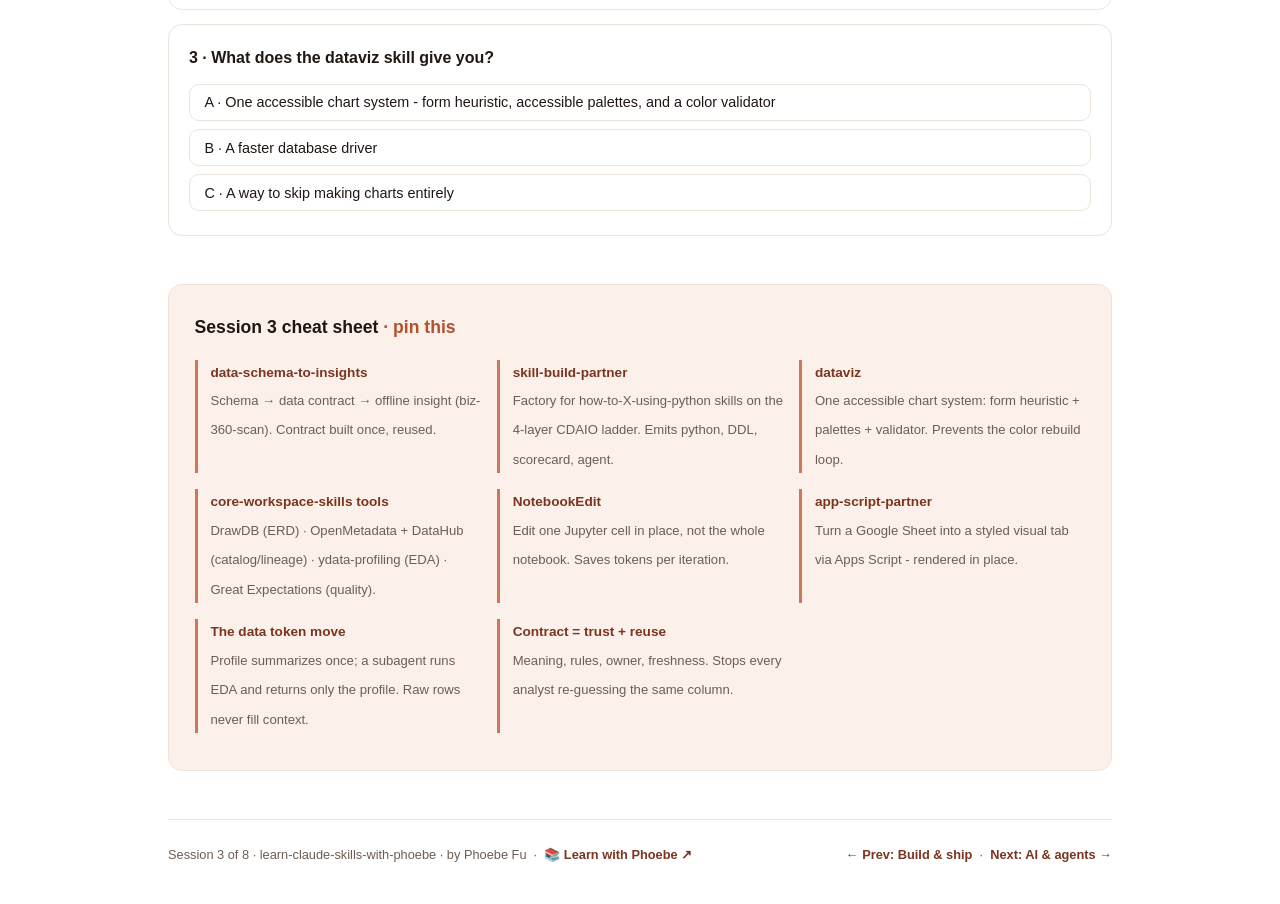
<file: courses/03-data-ds.html>
<!DOCTYPE html>
<html lang="en">
<head>
<meta charset="UTF-8">
<meta name="viewport" content="width=device-width, initial-scale=1.0">
<!-- social:start -->
<meta name="description" content="Data work has a signature token trap: the raw data itself. Paste a million-row table to ask one question and you pay for every row. This session teaches the skills that keep data work lean...">
<meta property="og:type" content="article">
<meta property="og:site_name" content="Learn with Phoebe">
<meta property="og:title" content="Data &amp; DS - learn claude skills with phoebe">
<meta property="og:description" content="Data work has a signature token trap: the raw data itself. Paste a million-row table to ask one question and you pay for every row. This session teaches the skills that keep data work lean...">
<meta property="og:url" content="https://phoebefu6.github.io/learn-claude-skills-with-phoebe/courses/03-data-ds.html">
<meta property="og:image" content="https://phoebefu6.github.io/learn-claude-skills-with-phoebe/assets/og-cover.png">
<meta property="og:image:width" content="1200">
<meta property="og:image:height" content="630">
<meta name="twitter:card" content="summary_large_image">
<meta name="twitter:title" content="Data &amp; DS - learn claude skills with phoebe">
<meta name="twitter:description" content="Data work has a signature token trap: the raw data itself. Paste a million-row table to ask one question and you pay for every row. This session teaches the skills that keep data work lean...">
<meta name="twitter:image" content="https://phoebefu6.github.io/learn-claude-skills-with-phoebe/assets/og-cover.png">
<!-- social:end -->
<title>Session 3 · Data &amp; DS - learn claude skills with phoebe</title>
<link rel="stylesheet" href="../assets/style.css?v=26">
</head>
<body>

<div class="toolbar">
  <div class="wrap">
    <span class="crumb"><a href="../index.html">learn-claude-skills-with-phoebe</a> / Session 3 of 8</span>
    <button class="btn" id="toggle-all" type="button">Expand all</button>
    <button class="btn primary" id="zoom-toggle" type="button">Projector zoom: off</button>
  </div>
</div>

<header class="masthead">
  <div class="wrap">
    <div class="eyebrow">Learn Claude Skills with Phoebe · Session 3 of 8</div>
    <h1>Data &amp; <span class="accent">DS</span></h1>
    <p class="sub">The skills that carry you from a raw schema to a trustworthy insight: a schema-to-contract pipeline, a factory that builds data skills across the CDAIO roadmap, one accessible chart system, and profiling that summarizes a dataset instead of dumping raw rows into your window.</p>
    <div class="chip-row">
      <span class="chip level">🟡 Building</span>
      <span class="chip audience">Data + DS practitioners</span>
      <span class="chip audience">data / ds tracks</span>
      <span class="chip time">45 min live + self-study depth</span>
    </div>
    <div class="agenda">
      <span class="a1" style="flex:1">0-3 · Welcome</span>
      <span class="a2" style="flex:4">3-24 · Concepts (live cards)</span>
      <span class="a3" style="flex:4">24-42 · Three demos</span>
      <span class="a4" style="flex:1">42-45 · Q&amp;A</span>
    </div>
  </div>
</header>

<main class="wrap">

  <!-- ============ INTRO ============ -->
  <section class="section" id="intro">
    <div class="section-kicker">
      <span class="klabel">Part 0</span>
      <h2>Why this session exists</h2>
    </div>
    <p class="lede">Data work has a signature token trap: the raw data itself. Paste a million-row table to ask one question and you pay for every row. This session teaches the skills that keep data work lean and trustworthy - a pipeline from schema to contract to insight, a factory that turns any data workflow into a reusable skill, one accessible chart system, and profiling tools that summarize a dataset once so raw rows never fill your context. It's the practitioner layer for the data and ds tracks.</p>
    <div class="legend">
      <span class="pill solid">Live - presented in session</span>
      <span class="pill light">Self-study - read after class</span>
      <span class="pill peach">★ Try it now prompt</span>
      <span class="pill inkpill">Phoebe's data skill library + DS best practice</span>
    </div>
    <div class="callout win">
      <strong>★ What you walk out with today</strong>
      A schema-to-insight pipeline you can point at any table, a mental map of the 4-layer CDAIO ladder your data skills sit on, one accessible chart system with a palette validator, and the single most important data token move: let a profiler summarize a dataset once - a subagent can run the EDA and return only the profile - instead of streaming raw rows into your window. Cards marked "Live" are what we do together; "Self-study" cards give the full depth at your own pace.
    </div>
  </section>

  <!-- ============ PART 1: SCHEMA TO INSIGHT ============ -->
  <section class="section" id="schema-to-insight">
    <div class="section-kicker">
      <span class="klabel">Part 1 · from a table you were handed to something you trust</span>
      <h2>Schema to insight <span class="tag concept">6 min live</span></h2>
    </div>
    <p class="lede">The fastest way to a wrong answer is to query a table you don't understand. The schema-to-insights pipeline slows down for one step - turning a schema into an explicit data contract - and that contract is what makes every insight after it trustworthy.</p>

    <figure class="zoomable">
      <svg viewBox="0 0 880 280" xmlns="http://www.w3.org/2000/svg" role="img" aria-label="Pipeline from schema to data contract to offline insight, via the biz-360-scan">
        <style>
          .s1bT { font: 700 15px Inter, sans-serif; fill: #FFFFFF; }
          .s1bI { font: 700 15px Inter, sans-serif; fill: #211712; }
          .s1bX { font: 400 13px Inter, sans-serif; fill: #6E5D53; }
          .s1bC { font: 700 13px Inter, sans-serif; fill: #7A3520; }
          .s1bN { font: 600 14px Inter, sans-serif; fill: #3A2A00; }
          .s1bA { stroke: #C9BCB2; stroke-width: 2.5; fill: none; marker-end: url(#s1bAh); }
        </style>
        <defs>
          <marker id="s1bAh" markerWidth="8" markerHeight="8" refX="6" refY="3" orient="auto">
            <path d="M0,0 L6,3 L0,6" fill="none" stroke="#C9BCB2" stroke-width="1.5"/>
          </marker>
        </defs>
        <rect x="20" y="40" width="230" height="66" rx="12" fill="#7A3520"/>
        <text class="s1bT" x="50" y="70">1 · SCHEMA</text>
        <text class="s1bT" x="40" y="92" style="font:400 12px Inter" fill="#F0C9B3">tables, types, keys</text>
        <rect x="325" y="40" width="230" height="66" rx="12" fill="#B5502E"/>
        <text class="s1bT" x="355" y="70">2 · DATA CONTRACT</text>
        <text class="s1bT" x="345" y="92" style="font:400 12px Inter" fill="#F5DAC8">meanings, rules, owners</text>
        <rect x="630" y="40" width="230" height="66" rx="12" fill="#CC785C"/>
        <text class="s1bI" x="660" y="70">3 · OFFLINE INSIGHT</text>
        <text class="s1bI" x="650" y="92" style="font:400 12px Inter">trustworthy findings</text>
        <line class="s1bA" x1="250" y1="73" x2="323" y2="73"/>
        <line class="s1bA" x1="555" y1="73" x2="628" y2="73"/>
        <text class="s1bX" x="325" y="132">the biz-360-scan runs across these steps</text>
        <text class="s1bC" x="20" y="180">A contract turns "column names" into shared, checkable meaning.</text>
        <text class="s1bC" x="20" y="202">Insight built on a contract survives review; insight built on guesses doesn't.</text>
        <rect x="20" y="228" width="840" height="42" rx="10" fill="#FBF1EA" stroke="#ECE3DB"/>
        <rect x="34" y="242" width="14" height="14" rx="3" fill="#E3A008"/>
        <text class="s1bN" x="58" y="254">The contract is the offline artifact - built once, reused by every query after it.</text>
      </svg>
      <figcaption>🔍 Click to zoom - schema to data contract to offline insight, via the biz-360-scan</figcaption>
    </figure>

    <details class="card" open>
      <summary><span class="mode live">Live</span>phoebe-data-schema-to-insights - the pipeline<span class="mini">3 min</span><span class="caret">▶</span></summary>
      <div class="body">
        <p>The <code>phoebe-data-schema-to-insights</code> skill takes a schema and walks it to insight: it reads the structure, writes an explicit data contract, then produces offline insights against that contract - the biz-360-scan.</p>
        <ul>
          <li><strong>What it does</strong> - schema &rarr; data contract &rarr; offline insights, as one repeatable flow.</li>
          <li><strong>When to reach for it</strong> - the moment you're handed an unfamiliar dataset or asked "what's interesting in here".</li>
          <li><strong>Token effect</strong> - <em>saves tokens.</em> The contract is built once and reused; every later question references it instead of re-deriving the meaning of each column from raw rows.</li>
        </ul>
        <div class="prompt-box good"><span class="label">★ Try it now</span>Here's a schema: [paste your CREATE TABLE statements or column list]. Use phoebe-data-schema-to-insights to write a data contract - meaning, rules, and owner per key field - then propose 3 offline insights I could pull from it. Don't query raw rows yet.</div>
        <div class="callout example">
          <span class="ex-pill">Real world</span>
          <p><strong>The "revenue" that wasn't.</strong> Two teams reported different revenue because one counted refunds and one didn't - the column was named the same. A data contract writes that rule down once, so the number means the same thing everywhere and nobody rebuilds the report after the mismatch surfaces.</p>
        </div>
      </div>
    </details>

    <details class="card">
      <summary><span class="mode self">Self-study</span>What belongs in a data contract<span class="mini">2 min read</span><span class="caret">▶</span></summary>
      <div class="body">
        <ul>
          <li><strong>Meaning</strong> - what each field actually represents, in business terms, not just its type.</li>
          <li><strong>Rules</strong> - valid ranges, nullability, units, and the edge cases (does revenue include tax?).</li>
          <li><strong>Owner</strong> - who to ask when the rule is unclear or the data looks wrong.</li>
          <li><strong>Freshness</strong> - how current the data is and how often it updates.</li>
        </ul>
        <p>A contract is the offline artifact that makes data self-serve. Written once, it stops every downstream analyst from re-guessing the same column - which is both a trust win and a token win.</p>
      </div>
    </details>
  </section>

  <!-- ============ PART 2: THE DATA-SKILL FACTORY ============ -->
  <section class="section" id="skill-factory">
    <div class="section-kicker">
      <span class="klabel">Part 2 · turn a workflow into a reusable, showcased skill</span>
      <h2>The data-skill factory <span class="tag concept">6 min live</span></h2>
    </div>
    <p class="lede">Any data workflow you repeat wants to be a skill. The factory designs and builds how-to-X-using-python skills across a four-layer roadmap, emitting real artifacts - and the public shelf is where the good ones live.</p>

    <figure class="zoomable">
      <svg viewBox="0 0 880 300" xmlns="http://www.w3.org/2000/svg" role="img" aria-label="The 4-layer CDAIO ladder: Infrastructure, Data Analytics, Data Science, Gen AI">
        <style>
          .s2bT { font: 700 15px Inter, sans-serif; fill: #FFFFFF; }
          .s2bI { font: 700 15px Inter, sans-serif; fill: #211712; }
          .s2bX { font: 400 12px Inter, sans-serif; fill: #6E5D53; }
          .s2bN { font: 600 14px Inter, sans-serif; fill: #3A2A00; }
        </style>
        <rect x="140" y="30" width="600" height="40" rx="10" fill="#7A3520"/>
        <text class="s2bT" x="160" y="55">Layer 4 · Gen AI</text>
        <text class="s2bT" x="470" y="55" style="font:400 12px Inter" fill="#F0C9B3">agents, RAG, LLM apps</text>
        <rect x="110" y="80" width="660" height="40" rx="10" fill="#B5502E"/>
        <text class="s2bT" x="130" y="105">Layer 3 · Data Science</text>
        <text class="s2bT" x="470" y="105" style="font:400 12px Inter" fill="#F5DAC8">models, stats, experiments</text>
        <rect x="80" y="130" width="720" height="40" rx="10" fill="#CC785C"/>
        <text class="s2bI" x="100" y="155">Layer 2 · Data Analytics</text>
        <text class="s2bI" x="470" y="155" style="font:400 12px Inter">SQL, BI, EDA, reporting</text>
        <rect x="50" y="180" width="780" height="40" rx="10" fill="#E4A886"/>
        <text class="s2bI" x="70" y="205">Layer 1 · Infrastructure</text>
        <text class="s2bI" x="470" y="205" style="font:400 12px Inter">schema, warehouse, pipelines</text>
        <text class="s2bX" x="50" y="248">Each skill emits: python + charts · ERD / DDL · exec scorecard · runnable agent</text>
        <rect x="50" y="260" width="780" height="30" rx="8" fill="#FBF1EA" stroke="#ECE3DB"/>
        <rect x="64" y="268" width="14" height="14" rx="3" fill="#E3A008"/>
        <text class="s2bN" x="88" y="280">Build lower layers first - insight needs infrastructure under it.</text>
      </svg>
      <figcaption>🔍 Click to zoom - the 4-layer CDAIO ladder, infrastructure up to Gen AI</figcaption>
    </figure>

    <details class="card">
      <summary><span class="mode live">Live</span>skill-build-partner - the factory<span class="mini">3 min</span><span class="caret">▶</span></summary>
      <div class="body">
        <p>The <code>skill-build-partner</code> skill designs and builds how-to-X-using-python skills across the four-layer CDAIO roadmap: Infrastructure, Data Analytics, Data Science, and Gen AI. It runs a fixed pipeline and emits real, executed artifacts.</p>
        <ul>
          <li><strong>What it does</strong> - takes a data workflow and produces a runnable skill plus four artifact types: python + charts, an ERD / DDL / contract, an HTML exec scorecard, and a runnable agent.</li>
          <li><strong>When to reach for it</strong> - any data or DS workflow you've now done more than twice and want reusable and showcase-ready.</li>
          <li><strong>Token effect</strong> - <em>saves tokens.</em> The workflow is packaged once and loaded on demand, so you stop re-explaining the same EDA or forecasting recipe every session.</li>
        </ul>
        <div class="prompt-box good"><span class="label">★ Try it now</span>I keep doing this data workflow: [describe it]. Use skill-build-partner to place it on the CDAIO ladder, then sketch the skill: what python + charts it emits, what the contract/DDL looks like, and what the exec scorecard would show.</div>
      </div>
    </details>

    <details class="card">
      <summary><span class="mode live">Live</span>phoebe-data-skills - the public shelf<span class="mini">2 min</span><span class="caret">▶</span></summary>
      <div class="body">
        <p><code>phoebe-data-skills</code> is the public showcase repo where finished data skills live, each with a visual step-by-step page. The factory builds; the shelf publishes.</p>
        <ul>
          <li><strong>What it does</strong> - hosts installable data skills and their walkthrough pages as a curated data/AI showcase.</li>
          <li><strong>When to reach for it</strong> - when a skill is polished, de-identified, and worth showing to your audience or clients.</li>
          <li><strong>Token effect</strong> - reuse at the ecosystem level: a shared shelf means a team installs a skill instead of each person rebuilding it.</li>
        </ul>
        <div class="callout example">
          <span class="ex-pill">Real world</span>
          <p>A forecasting recipe you built once becomes a page a colleague reads and a skill they install. The second person spends zero tokens rediscovering what the first already solved - reuse across people, not just across sessions.</p>
        </div>
      </div>
    </details>
  </section>

  <!-- ============ PART 3: SEE IT RIGHT ============ -->
  <section class="section" id="see-it-right">
    <div class="section-kicker">
      <span class="klabel">Part 3 · one visual system + the right tool per job</span>
      <h2>See it right <span class="tag concept">6 min live</span></h2>
    </div>
    <p class="lede">Data you can't see clearly is data you can't trust. One chart system keeps every visual on the same accessible footing, and a small set of data-infra tools each own a specific job - ERDs, catalog, profiling, quality.</p>

    <figure class="zoomable">
      <svg viewBox="0 0 880 300" xmlns="http://www.w3.org/2000/svg" role="img" aria-label="Table mapping each data task to the right infrastructure tool">
        <style>
          .s3bH { font: 700 14px Inter, sans-serif; fill: #FFFFFF; }
          .s3bT { font: 700 14px Inter, sans-serif; fill: #211712; }
          .s3bX { font: 400 12px Inter, sans-serif; fill: #6E5D53; }
          .s3bN { font: 600 14px Inter, sans-serif; fill: #3A2A00; }
        </style>
        <rect x="20" y="24" width="360" height="40" rx="8" fill="#7A3520"/>
        <text class="s3bH" x="150" y="49">Task</text>
        <rect x="390" y="24" width="470" height="40" rx="8" fill="#B5502E"/>
        <text class="s3bH" x="560" y="49">Tool</text>
        <rect x="20" y="72" width="360" height="40" rx="8" fill="#FBF1EA" stroke="#ECE3DB"/>
        <text class="s3bT" x="38" y="97">draw an ERD</text>
        <rect x="390" y="72" width="470" height="40" rx="8" fill="#F5DAC8"/>
        <text class="s3bT" x="408" y="97">DrawDB</text>
        <rect x="20" y="120" width="360" height="40" rx="8" fill="#FBF1EA" stroke="#ECE3DB"/>
        <text class="s3bT" x="38" y="145">catalog + lineage</text>
        <rect x="390" y="120" width="470" height="40" rx="8" fill="#F5DAC8"/>
        <text class="s3bT" x="408" y="145">OpenMetadata + DataHub</text>
        <rect x="20" y="168" width="360" height="40" rx="8" fill="#FBF1EA" stroke="#ECE3DB"/>
        <text class="s3bT" x="38" y="193">auto EDA / profile</text>
        <rect x="390" y="168" width="470" height="40" rx="8" fill="#F5DAC8"/>
        <text class="s3bT" x="408" y="193">ydata-profiling</text>
        <rect x="20" y="216" width="360" height="40" rx="8" fill="#FBF1EA" stroke="#ECE3DB"/>
        <text class="s3bT" x="38" y="241">data quality checks</text>
        <rect x="390" y="216" width="470" height="40" rx="8" fill="#F5DAC8"/>
        <text class="s3bT" x="408" y="241">Great Expectations</text>
        <rect x="20" y="266" width="840" height="24" rx="6" fill="none"/>
        <rect x="20" y="264" width="14" height="14" rx="3" fill="#E3A008"/>
        <text class="s3bN" x="44" y="276">core-workspace-skills carries the how-to for each of these tools.</text>
      </svg>
      <figcaption>🔍 Click to zoom - each data task mapped to the infrastructure tool that owns it</figcaption>
    </figure>

    <details class="card">
      <summary><span class="mode live">Live</span>dataviz - one accessible chart system<span class="mini">3 min</span><span class="caret">▶</span></summary>
      <div class="body">
        <p>The <code>dataviz</code> skill makes every chart read as one system: a form heuristic that picks the right chart type, accessible categorical and sequential palettes, and a validator that checks your colors before you ship.</p>
        <ul>
          <li><strong>What it does</strong> - chart-form heuristic + accessible palettes + a runnable color validator, in one visual system.</li>
          <li><strong>When to reach for it</strong> - before writing the first line of any chart, in any library or medium.</li>
          <li><strong>Token effect</strong> - <em>prevents rework.</em> Getting the encoding and palette right the first time avoids the "make it readable / fix the colors / now do dark mode" rebuild loop.</li>
        </ul>
        <div class="prompt-box good"><span class="label">★ Try it now</span>I want to show [describe your data + the message]. Use dataviz: pick the chart form, choose an accessible palette, and run the palette validator before you render. Tell me why that form fits the message.</div>
      </div>
    </details>

    <details class="card">
      <summary><span class="mode live">Live</span>core-workspace-skills - the data-infra tool how-tos<span class="mini">2 min</span><span class="caret">▶</span></summary>
      <div class="body">
        <p><code>core-workspace-skills</code> carries the working how-to for the installed data-infra tools, so you use the right one per job instead of forcing everything through one:</p>
        <table class="clean">
          <thead><tr><th>Tool</th><th>What it owns</th></tr></thead>
          <tbody>
            <tr><td>DrawDB</td><td>Entity-relationship diagrams from your schema</td></tr>
            <tr><td>OpenMetadata + DataHub</td><td>Data catalog and lineage - what exists, where it came from</td></tr>
            <tr><td>ydata-profiling</td><td>Automatic EDA - one profile report per dataset</td></tr>
            <tr><td>Great Expectations</td><td>Data quality checks that fail loudly when data drifts</td></tr>
          </tbody>
        </table>
        <p>Each tool returns a summary artifact - a diagram, a catalog entry, a profile, a test result - not a raw data dump. That framing is what keeps the token bill low.</p>
      </div>
    </details>
  </section>

  <!-- ============ PART 4: WORK THE NOTEBOOK ============ -->
  <section class="section" id="notebook">
    <div class="section-kicker">
      <span class="klabel">Part 4 · edit in place, keep the window lean</span>
      <h2>Work the notebook, keep context lean <span class="tag concept">4 min live</span></h2>
    </div>
    <p class="lede">The final data move is the biggest token saver of the session: never stream raw rows when a summary will do. Edit notebook cells in place, turn sheets into visuals, and let a profiler compress a dataset once so a subagent can do the EDA and hand back only the profile.</p>

    <details class="card">
      <summary><span class="mode live">Live</span>NotebookEdit - edit Jupyter cells in place<span class="mini">2 min</span><span class="caret">▶</span></summary>
      <div class="body">
        <p><code>NotebookEdit</code> edits a specific Jupyter cell directly, rather than rewriting or reprinting the whole notebook into the conversation.</p>
        <ul>
          <li><strong>What it does</strong> - replaces, inserts, or deletes a single notebook cell in place.</li>
          <li><strong>When to reach for it</strong> - iterating on an analysis notebook cell by cell.</li>
          <li><strong>Token effect</strong> - <em>saves tokens.</em> You touch one cell instead of round-tripping the entire notebook through context on every edit.</li>
        </ul>
      </div>
    </details>

    <details class="card">
      <summary><span class="mode live">Live</span>app-script-partner - a Sheet into a visual tab<span class="mini">2 min</span><span class="caret">▶</span></summary>
      <div class="body">
        <p><code>app-script-partner</code> turns a Google Sheet into a styled visual tab via a paste-and-run Apps Script - matrices, RAG status, roadmaps, scorecards - built in place.</p>
        <ul>
          <li><strong>What it does</strong> - reads a sheet's layout and writes an Apps Script that builds a clean styled tab from it.</li>
          <li><strong>When to reach for it</strong> - when a stakeholder lives in Sheets and you want a dashboard where their data already is.</li>
          <li><strong>Token effect</strong> - the script does the rendering inside Sheets, so the raw grid never has to live in your context to produce the visual.</li>
        </ul>
        <div class="callout tip">
          <strong>The data token move, stated plainly</strong>
          Profiling tools summarize a dataset once. A subagent can run the EDA and return only the profile - so the raw rows do their work in the subagent's budget and never touch your main window. This is the single biggest lever in data work.
        </div>
      </div>
    </details>
  </section>

  <!-- ============ DEMO 1 ============ -->
  <section class="section" id="demo-1">
    <div class="section-kicker">
      <span class="klabel">Demo 1 of 3</span>
      <h2>Schema to contract to insight <span class="tag demo">★ 6 min · follow along</span></h2>
    </div>
    <p class="lede">Point the pipeline at a schema and watch it produce a data contract first, then an offline insight built on top of it - trust before answers.</p>
    <div class="prompt-box good"><span class="label">★ The pipeline trigger</span>Use phoebe-data-schema-to-insights on this schema: [paste it].

Step 1: write a data contract - for each key field give meaning, rules/units, and the owner to ask.
Step 2: from that contract, propose one offline insight with the exact logic. Don't touch raw rows to build the contract.</div>
    <div class="steps">
      <div class="step"><p>Feed in a schema - CREATE TABLE statements or a column list is enough.</p></div>
      <div class="step"><p>Read the contract critically: which column's meaning surprised you?</p></div>
      <div class="step"><p>Check the proposed insight against the contract's rules - does it respect them (refunds, units, nulls)?</p></div>
      <div class="step"><p>Save the contract - it's the reusable artifact every later query references.</p></div>
    </div>
    <div class="callout tip">
      <strong>Why this is a token move</strong>
      The contract is built once and reused. Every future question points at it instead of re-deriving each column's meaning from raw rows - reuse, not rework.
    </div>
  </section>

  <!-- ============ DEMO 2 ============ -->
  <section class="section" id="demo-2">
    <div class="section-kicker">
      <span class="klabel">Demo 2 of 3</span>
      <h2>Profile a dataset so rows never fill context <span class="tag demo">★ 7 min · build your own</span></h2>
    </div>
    <p class="lede">Feel the biggest data token move directly: instead of pasting a dataset, let a profiler summarize it once - ideally inside a subagent - and work from the profile.</p>
    <div class="steps">
      <div class="step"><p>Take a dataset you'd normally paste to explore. Notice how many rows that would be.</p></div>
      <div class="step"><p>Run ydata-profiling on it to produce one profile report - distributions, missingness, correlations.</p></div>
      <div class="step"><p>Add Great Expectations checks for the rules that matter (ranges, non-null keys). Let failures surface loudly.</p></div>
      <div class="step"><p>Work from the profile and the check results. The raw rows never entered your main window.</p></div>
    </div>
    <div class="prompt-box good"><span class="label">Profile-not-dump prompt</span>Dispatch a subagent to run ydata-profiling on [dataset] and set up Great Expectations checks for [the rules that matter].

Return only: the profile summary (distributions, missingness, top correlations) and which checks passed or failed. Keep the raw rows out of our main conversation.</div>
    <div class="callout example">
      <span class="ex-pill">Real world</span>
      <p>A 2M-row export pasted to ask "is this clean?" can blow the whole window before you learn anything. One profile report - run by a subagent, returned as a summary - answers it in a fraction of the tokens, and the checks tell you exactly where it's dirty.</p>
    </div>
  </section>

  <!-- ============ DEMO 3 ============ -->
  <section class="section" id="demo-3">
    <div class="section-kicker">
      <span class="klabel">Demo 3 of 3</span>
      <h2>Build one accessible chart <span class="tag demo">★ 5 min · build your own</span></h2>
    </div>
    <p class="lede">Go from data to a chart that reads as part of one system - right form, accessible palette, validated colors - before you render a single pixel.</p>
    <div class="steps">
      <div class="step"><p>State the message first: what should the reader conclude in five seconds?</p></div>
      <div class="step"><p>Let dataviz pick the chart form from the message, not from habit.</p></div>
      <div class="step"><p>Choose a categorical or sequential palette and run the validator - it flags colors that fail in light or dark.</p></div>
      <div class="step"><p>Render, then check: legible, one meaning per color, works in both themes.</p></div>
    </div>
    <div class="prompt-box good"><span class="label">One-chart prompt</span>Message: [what the reader should conclude]. Data: [describe it].

Use dataviz: pick the chart form and justify it, choose an accessible palette, and run the palette validator BEFORE rendering. Show me the validator result, then the chart.</div>
    <div class="callout example">
      <span class="ex-pill">Real world</span>
      <p>A red/green status chart looks fine until a colorblind exec can't tell pass from fail. The palette validator catches that at design time - not after the chart is already in the board deck and needs rebuilding.</p>
    </div>
  </section>

  <!-- ============ TRY IT YOURSELF ============ -->
  <section class="section" id="exercise">
    <div class="section-kicker">
      <span class="klabel">Homework</span>
      <h2>Try it yourself - this week <span class="tag exercise">◐ 30-60 min total</span></h2>
    </div>
    <ul>
      <li>Write a data contract for one table you use daily. Note which column's real meaning you'd have gotten wrong.</li>
      <li>Profile one dataset with ydata-profiling instead of pasting it. Compare the tokens used to a raw-row exploration.</li>
      <li>Add three Great Expectations checks to a pipeline you own and watch one of them catch bad data.</li>
      <li>Rebuild one chart with dataviz - run the palette validator and confirm it works in both light and dark.</li>
      <li>Take one repeated data workflow to skill-build-partner and place it on the CDAIO ladder.</li>
      <li><strong>Leads:</strong> have the team contract-document your five most-used tables. Shared meaning is the fastest data-quality win there is.</li>
    </ul>
  </section>

  <!-- ============ OFFICIAL COURSES ============ -->
  <section class="section" id="official">
    <div class="section-kicker">
      <span class="klabel">Source material</span>
      <h2>What this session draws on</h2>
    </div>
    <p class="lede">This session teaches the working content of Phoebe's own data skill library plus standard data-science workflow practice - the schema-to-insight discipline, the CDAIO ladder, and profile-not-dump. What stays in the source: the full skill internals and the deeper statistical methods behind each ds track.</p>
    <div class="covered">
      <div class="covered-row"><span class="status pill solid">✓</span><span class="name">Phoebe's data skill library (phoebe-data-skills + factory)</span><span class="note">Parts 1-4: schema-to-insights, skill-build-partner, dataviz, the infra tool how-tos</span></div>
      <div class="covered-row"><span class="status pill light">◐</span><span class="name">General data-science workflow best practice</span><span class="note">Parts 2-3: the CDAIO ladder and profiling discipline; deeper DS method left to the ds tracks</span></div>
    </div>
  </section>

  <!-- ============ QUIZ ============ -->
  <section class="section" id="quiz">
    <div class="section-kicker">
      <span class="klabel">Check yourself</span>
      <h2>Three questions before you go 🎯 <span class="tag exercise">◐ 90 seconds</span></h2>
    </div>
    <div class="quiz-q" data-answer="1">
      <p class="qtext">1 · Why do profiling summaries save tokens versus pasting raw rows?</p>
      <button class="qopt" type="button">A · They compress the numbers into fewer digits</button>
      <button class="qopt" type="button">B · A profiler summarizes the dataset once - a subagent can return only the profile, so raw rows never fill your window</button>
      <button class="qopt" type="button">C · They delete the dataset after reading it</button>
      <p class="qwhy">The raw rows do their work in the profiler's (or subagent's) budget and only the summary - distributions, missingness, correlations - lands in your main context.</p>
    </div>
    <div class="quiz-q" data-answer="2">
      <p class="qtext">2 · What are the four layers of the CDAIO ladder, bottom to top?</p>
      <button class="qopt" type="button">A · Charts, Tables, Models, Agents</button>
      <button class="qopt" type="button">B · Raw, Clean, Curated, Published</button>
      <button class="qopt" type="button">C · Infrastructure, Data Analytics, Data Science, Gen AI</button>
      <p class="qwhy">skill-build-partner places each skill on this ladder - you build the lower layers first because insight needs infrastructure under it.</p>
    </div>
    <div class="quiz-q" data-answer="0">
      <p class="qtext">3 · What does the dataviz skill give you?</p>
      <button class="qopt" type="button">A · One accessible chart system - form heuristic, accessible palettes, and a color validator</button>
      <button class="qopt" type="button">B · A faster database driver</button>
      <button class="qopt" type="button">C · A way to skip making charts entirely</button>
      <p class="qwhy">dataviz keeps every chart on one system so it's legible and consistent in light and dark, and prevents the rebuild loop of fixing colors after the fact.</p>
    </div>
    <p class="quiz-score"></p>
  </section>

  <!-- ============ CHEAT SHEET ============ -->
  <section class="cheat" id="cheatsheet">
    <h3>Session 3 cheat sheet <span>· pin this</span></h3>
    <div class="grid-2">
      <div class="cheat-item"><b>data-schema-to-insights</b><span>Schema &rarr; data contract &rarr; offline insight (biz-360-scan). Contract built once, reused.</span></div>
      <div class="cheat-item"><b>skill-build-partner</b><span>Factory for how-to-X-using-python skills on the 4-layer CDAIO ladder. Emits python, DDL, scorecard, agent.</span></div>
      <div class="cheat-item"><b>dataviz</b><span>One accessible chart system: form heuristic + palettes + validator. Prevents the color rebuild loop.</span></div>
      <div class="cheat-item"><b>core-workspace-skills tools</b><span>DrawDB (ERD) · OpenMetadata + DataHub (catalog/lineage) · ydata-profiling (EDA) · Great Expectations (quality).</span></div>
      <div class="cheat-item"><b>NotebookEdit</b><span>Edit one Jupyter cell in place, not the whole notebook. Saves tokens per iteration.</span></div>
      <div class="cheat-item"><b>app-script-partner</b><span>Turn a Google Sheet into a styled visual tab via Apps Script - rendered in place.</span></div>
      <div class="cheat-item"><b>The data token move</b><span>Profile summarizes once; a subagent runs EDA and returns only the profile. Raw rows never fill context.</span></div>
      <div class="cheat-item"><b>Contract = trust + reuse</b><span>Meaning, rules, owner, freshness. Stops every analyst re-guessing the same column.</span></div>
    </div>
  </section>

  <footer class="pagefoot">
    <span>Session 3 of 8 · learn-claude-skills-with-phoebe · by Phoebe Fu &nbsp;·&nbsp; 📚 <a href="https://phoebefu6.github.io/learn-with-phoebe/">Learn with Phoebe ↗</a></span>
    <span><a href="02-build-ship.html">← Prev: Build &amp; ship</a> &nbsp;·&nbsp; <a href="04-ai-agents.html">Next: AI &amp; agents →</a></span>
  </footer>

</main>

<script src="../assets/app.js?v=25"></script>
</body>
</html>
</file>
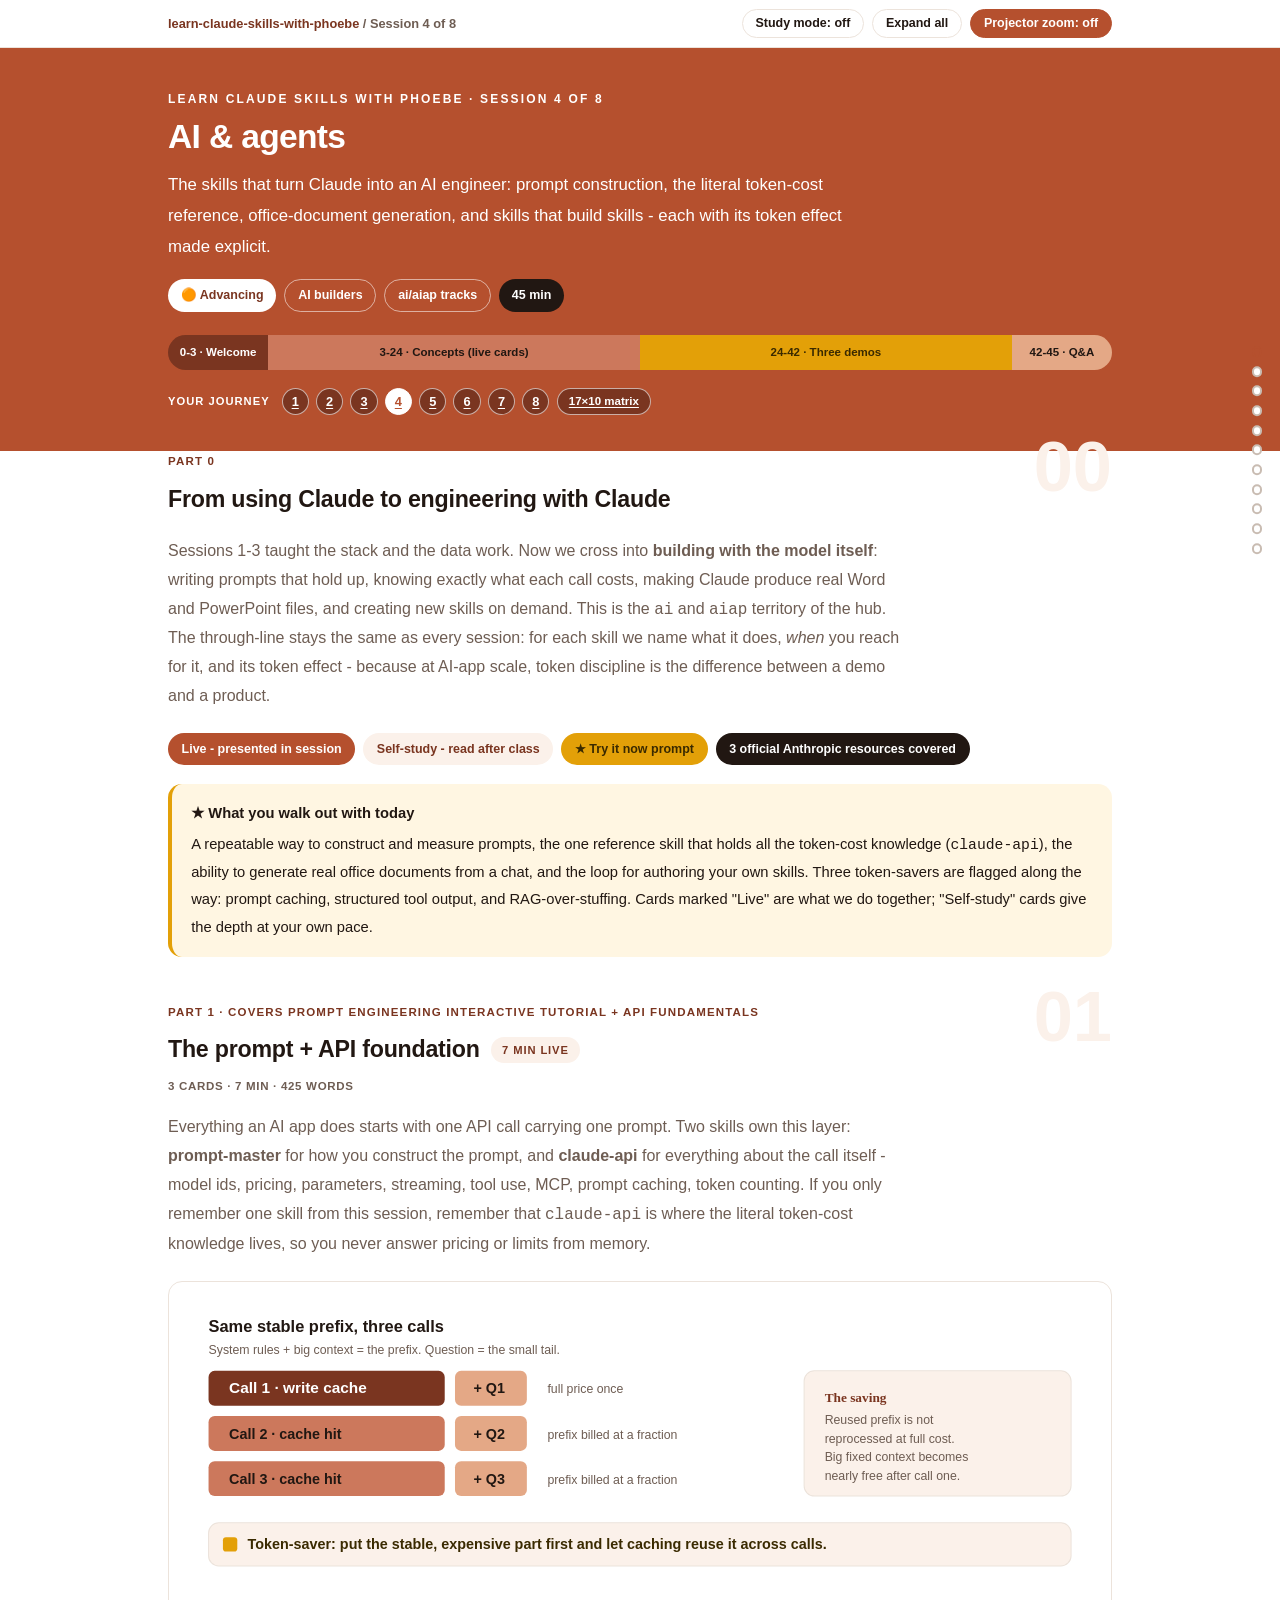
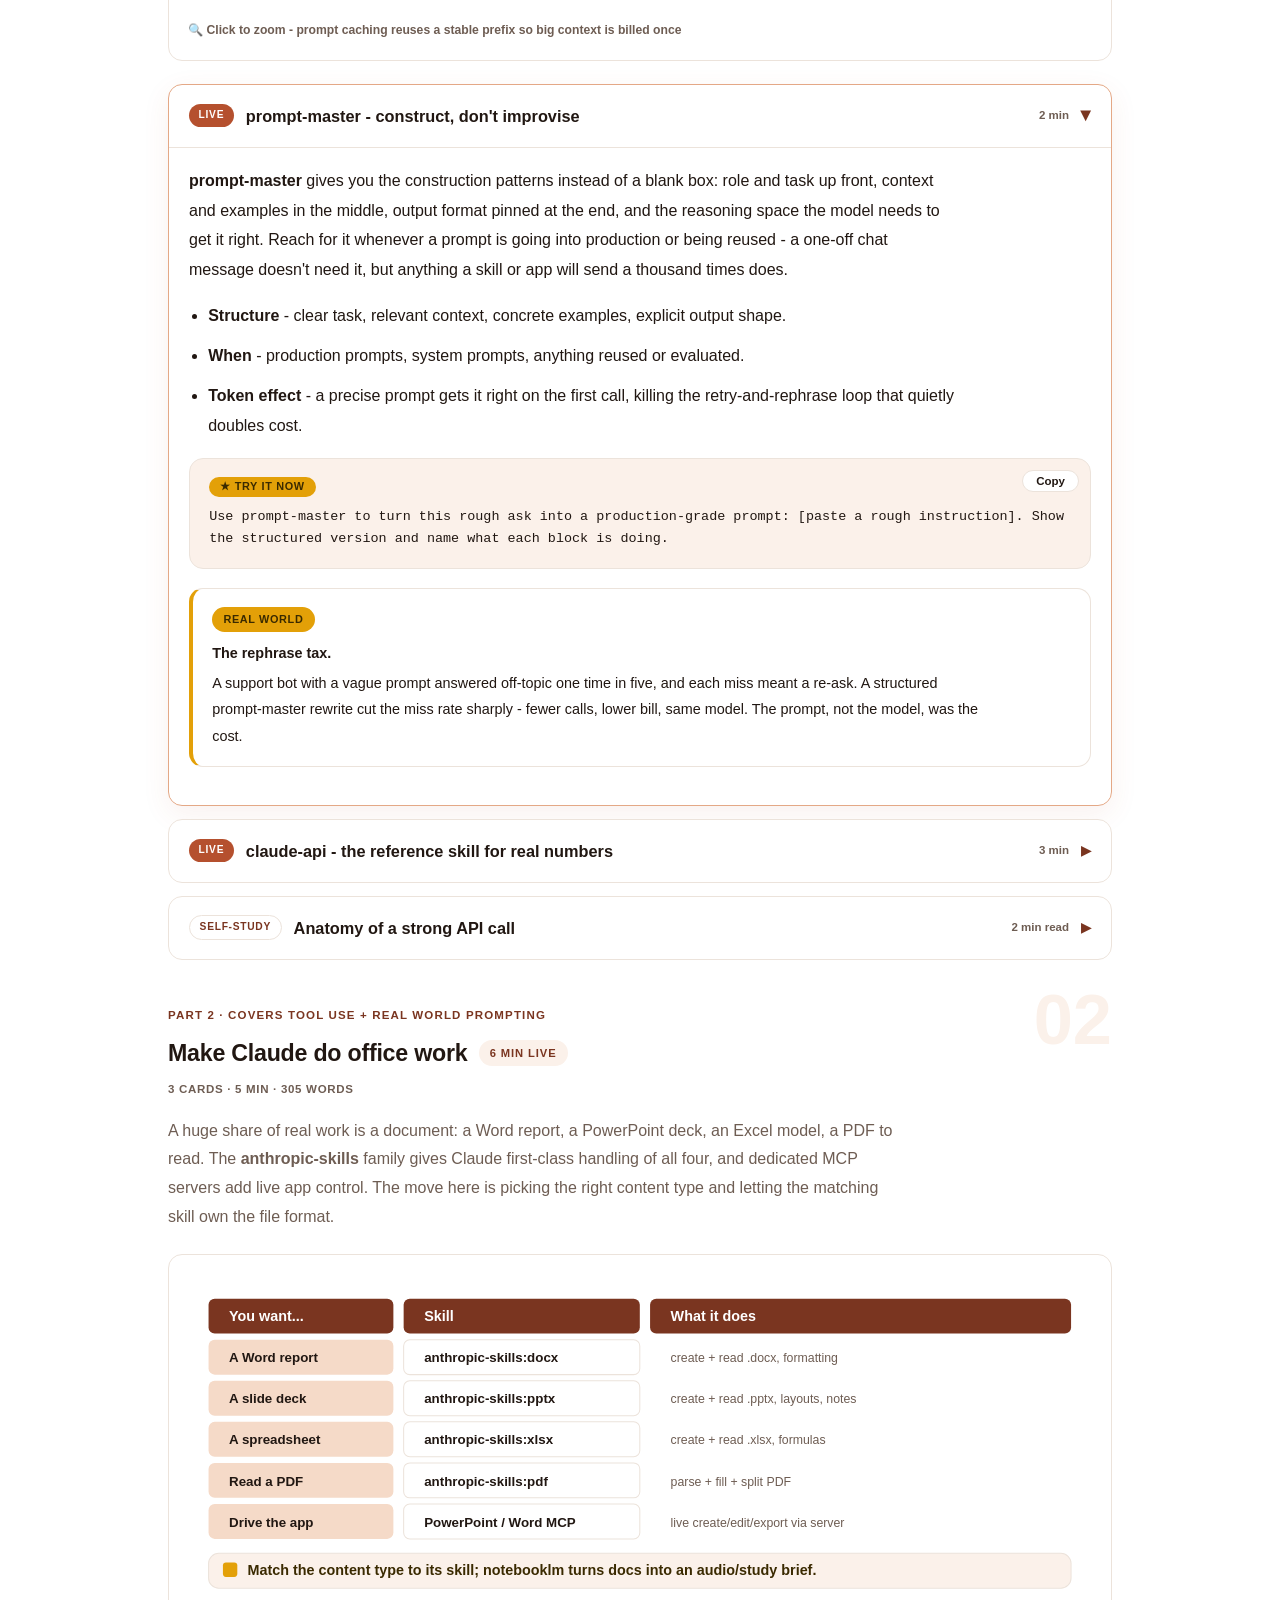
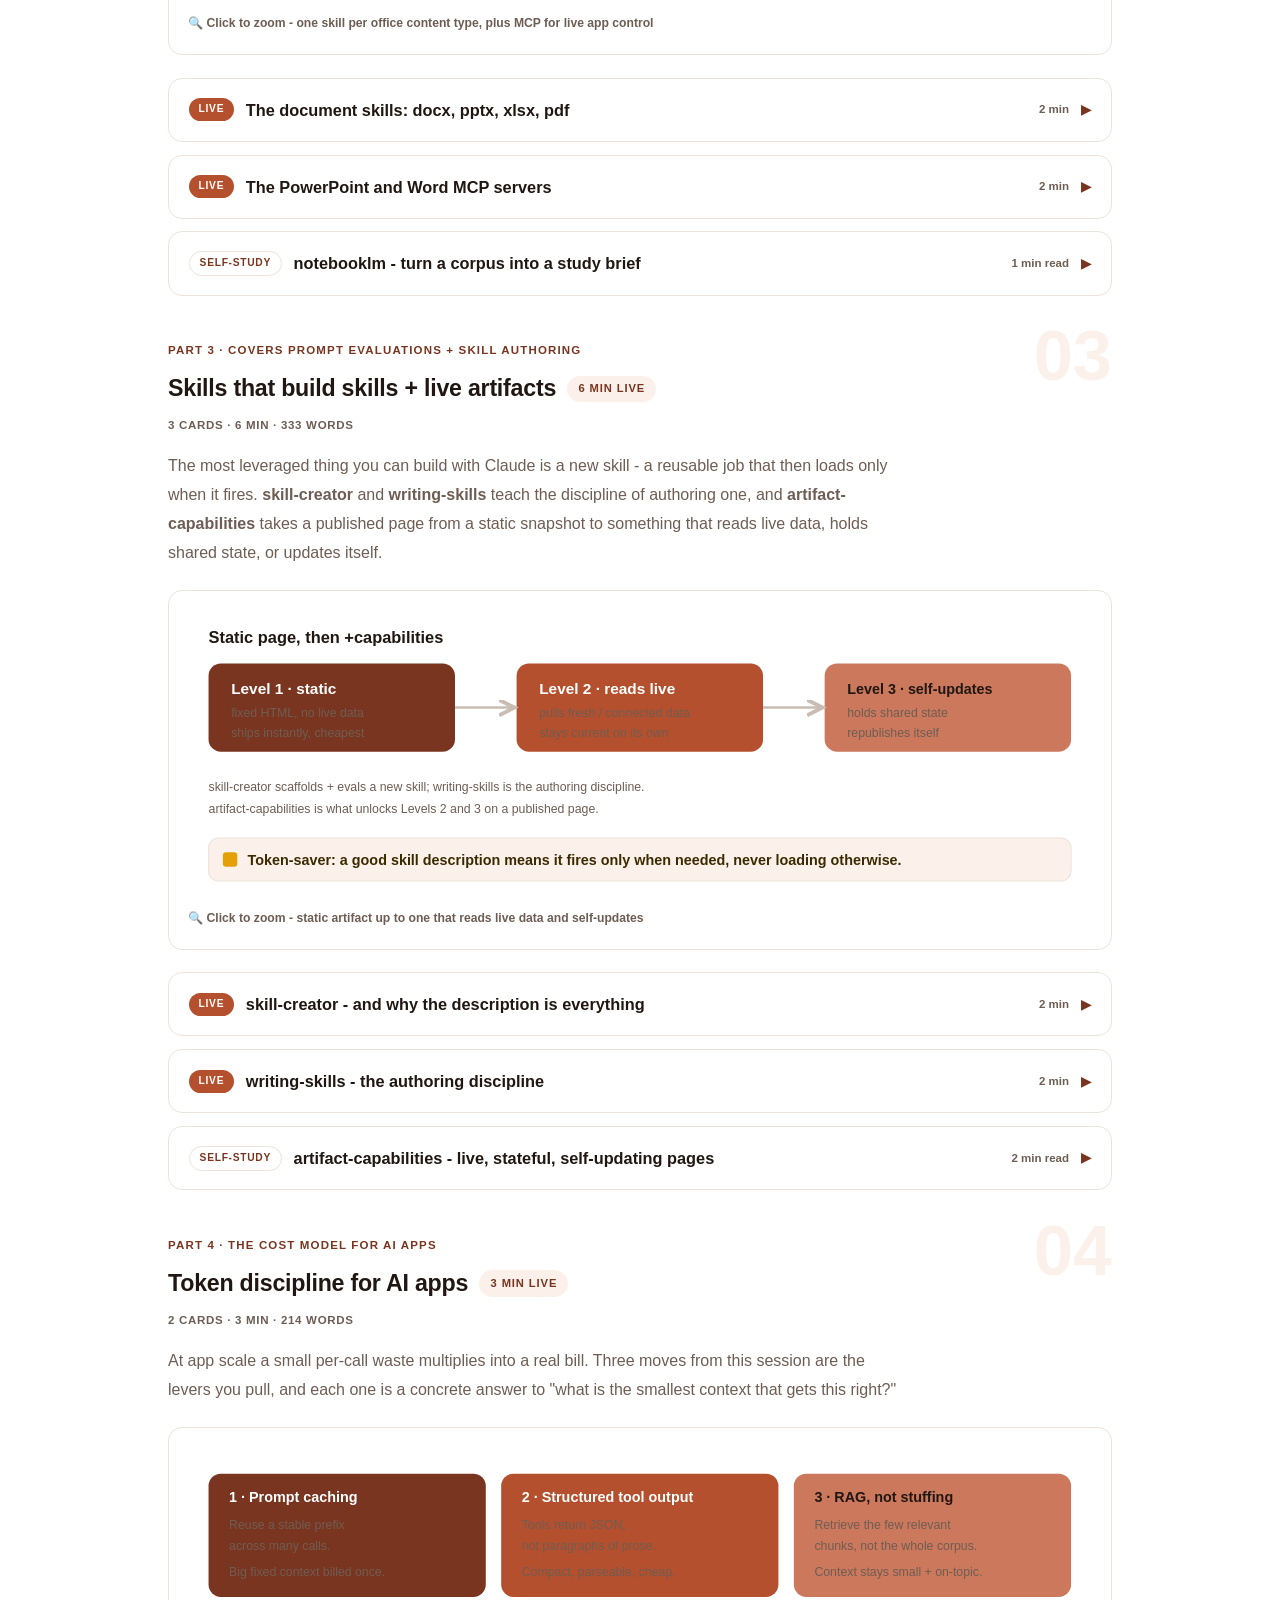
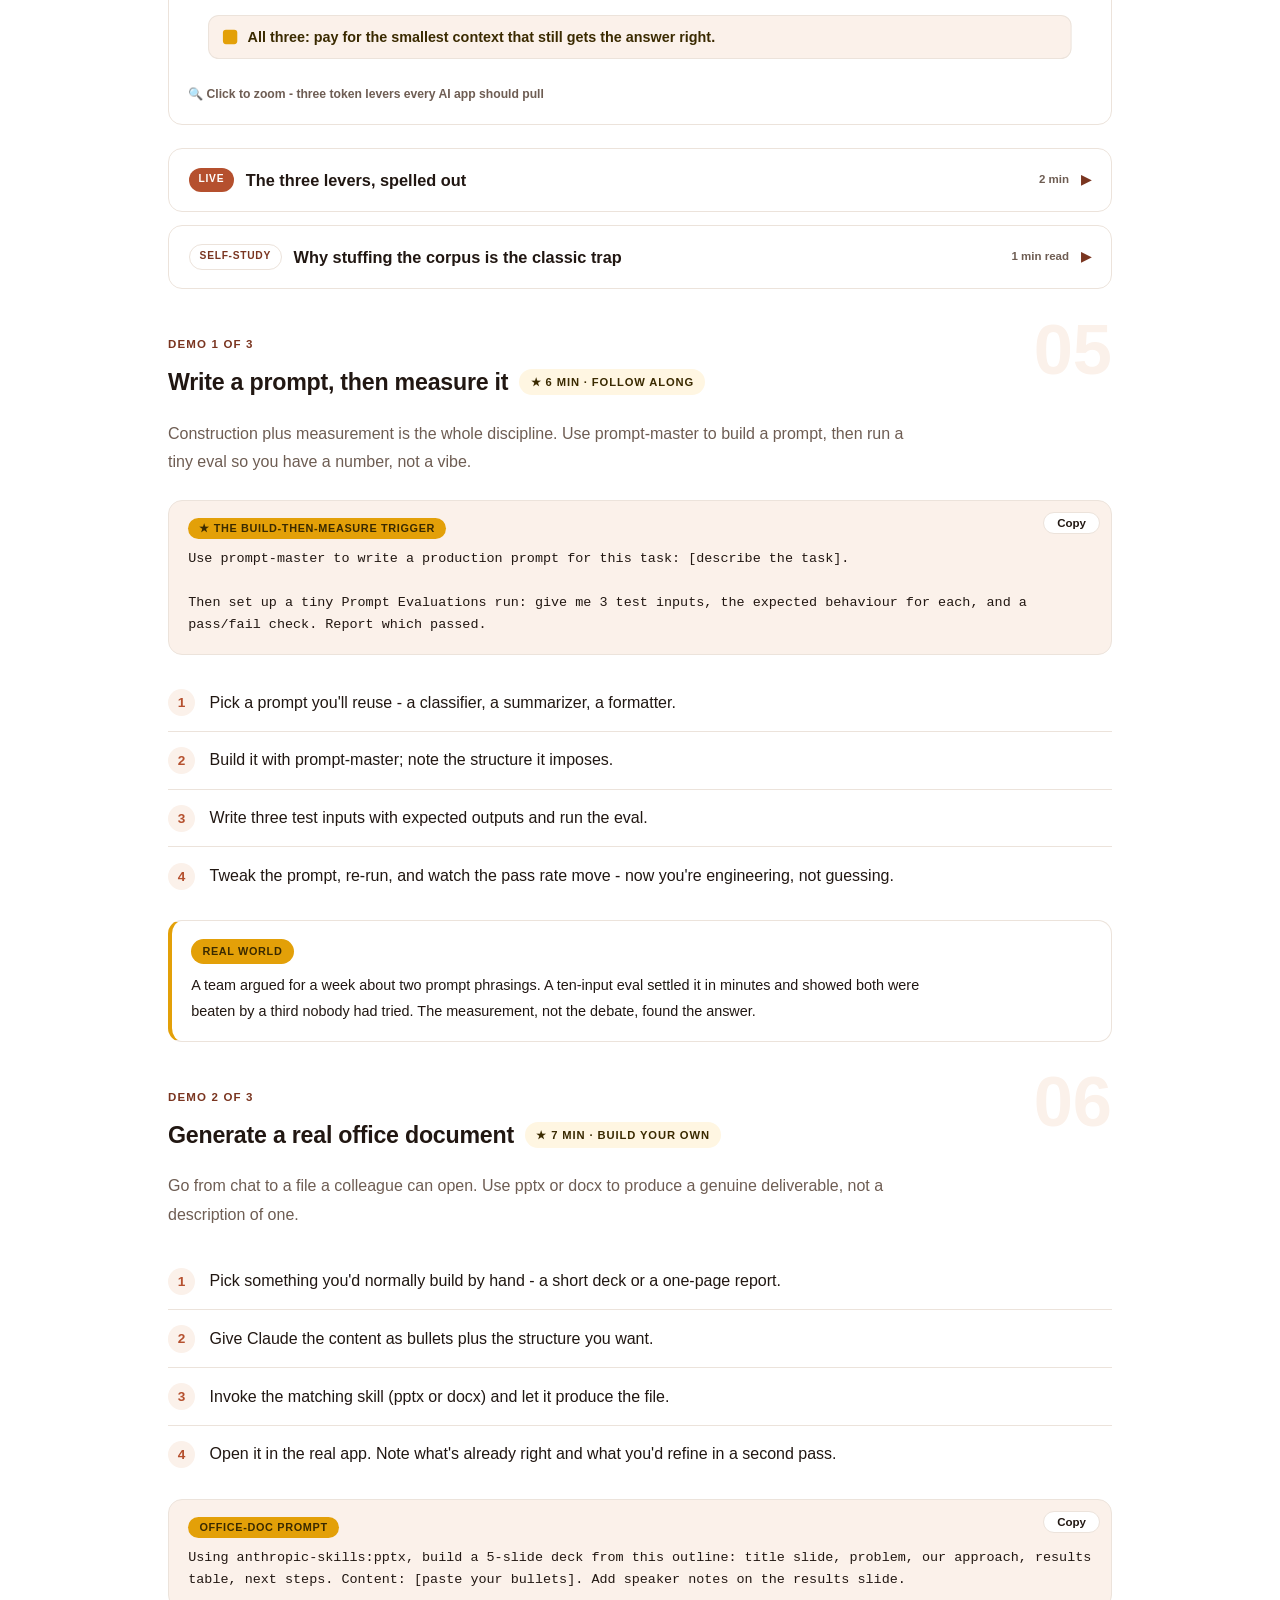
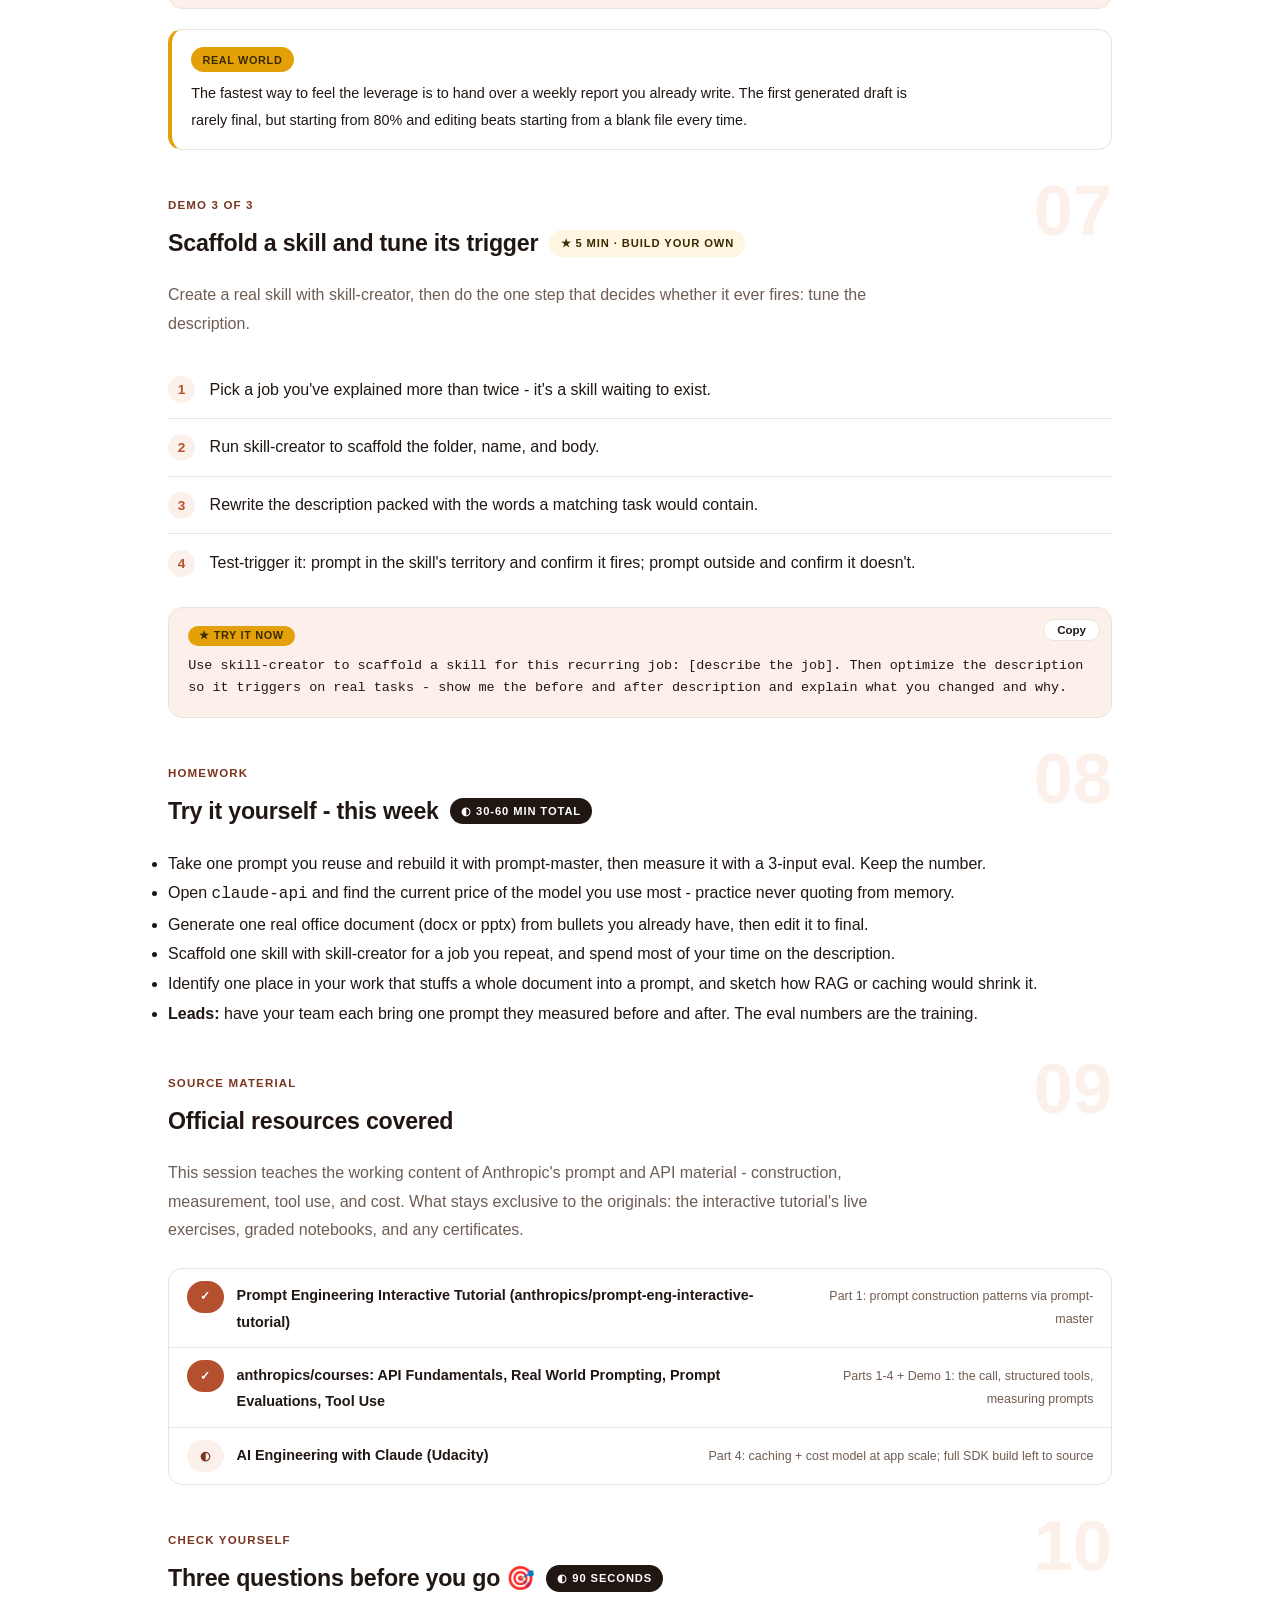
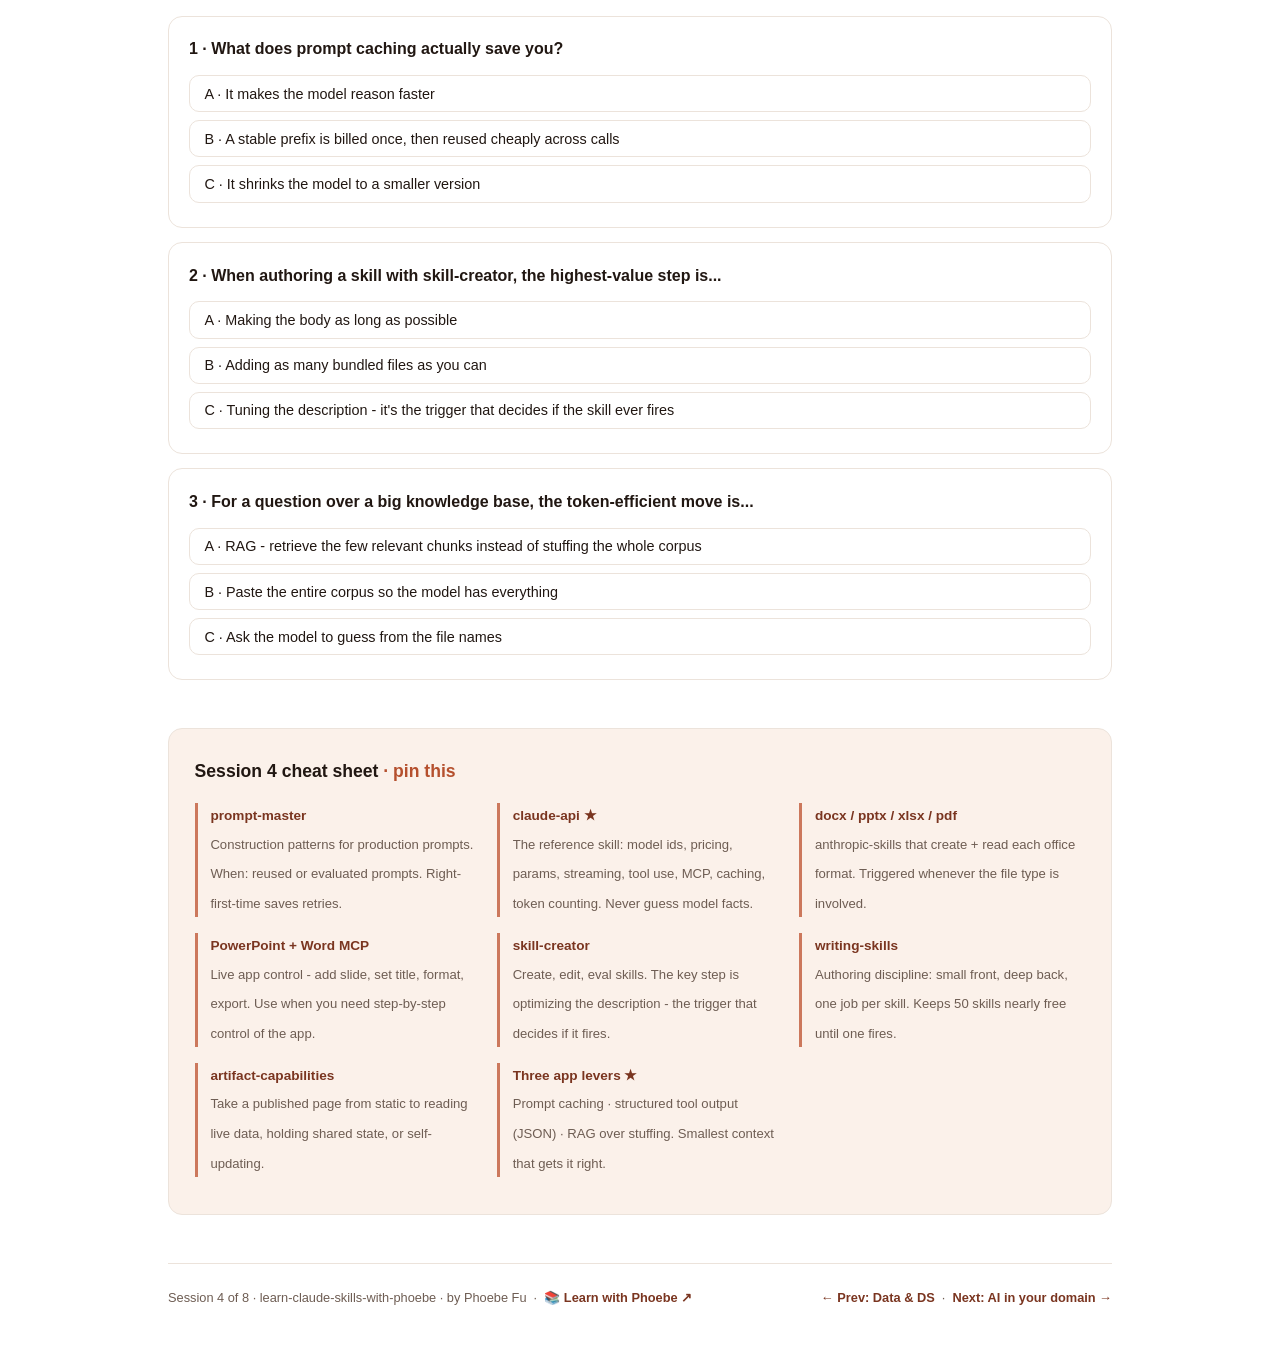
<file: courses/04-ai-agents.html>
<!DOCTYPE html>
<html lang="en">
<head>
<meta charset="UTF-8">
<meta name="viewport" content="width=device-width, initial-scale=1.0">
<!-- social:start -->
<meta name="description" content="Sessions 1-3 taught the stack and the data work. Now we cross into building with the model itself : writing prompts that hold up, knowing exactly what each call costs, making Claude produce...">
<meta property="og:type" content="article">
<meta property="og:site_name" content="Learn with Phoebe">
<meta property="og:title" content="AI &amp; agents - learn claude skills with phoebe">
<meta property="og:description" content="Sessions 1-3 taught the stack and the data work. Now we cross into building with the model itself : writing prompts that hold up, knowing exactly what each call costs, making Claude produce...">
<meta property="og:url" content="https://phoebefu6.github.io/learn-claude-skills-with-phoebe/courses/04-ai-agents.html">
<meta property="og:image" content="https://phoebefu6.github.io/learn-claude-skills-with-phoebe/assets/og-cover.png">
<meta property="og:image:width" content="1200">
<meta property="og:image:height" content="630">
<meta name="twitter:card" content="summary_large_image">
<meta name="twitter:title" content="AI &amp; agents - learn claude skills with phoebe">
<meta name="twitter:description" content="Sessions 1-3 taught the stack and the data work. Now we cross into building with the model itself : writing prompts that hold up, knowing exactly what each call costs, making Claude produce...">
<meta name="twitter:image" content="https://phoebefu6.github.io/learn-claude-skills-with-phoebe/assets/og-cover.png">
<!-- social:end -->
<title>Session 4 · AI &amp; agents - learn claude skills with phoebe</title>
<link rel="stylesheet" href="../assets/style.css?v=26">
</head>
<body>

<div class="toolbar">
  <div class="wrap">
    <span class="crumb"><a href="../index.html">learn-claude-skills-with-phoebe</a> / Session 4 of 8</span>
    <button class="btn" id="toggle-all" type="button">Expand all</button>
    <button class="btn primary" id="zoom-toggle" type="button">Projector zoom: off</button>
  </div>
</div>

<header class="masthead">
  <div class="wrap">
    <div class="eyebrow">Learn Claude Skills with Phoebe · Session 4 of 8</div>
    <h1>AI &amp; <span class="accent">agents</span></h1>
    <p class="sub">The skills that turn Claude into an AI engineer: prompt construction, the literal token-cost reference, office-document generation, and skills that build skills - each with its token effect made explicit.</p>
    <div class="chip-row">
      <span class="chip level">🟠 Advancing</span>
      <span class="chip audience">AI builders</span>
      <span class="chip audience">ai/aiap tracks</span>
      <span class="chip time">45 min</span>
    </div>
    <div class="agenda">
      <span class="a1" style="flex:1">0-3 · Welcome</span>
      <span class="a2" style="flex:4">3-24 · Concepts (live cards)</span>
      <span class="a3" style="flex:4">24-42 · Three demos</span>
      <span class="a4" style="flex:1">42-45 · Q&amp;A</span>
    </div>
  </div>
</header>

<main class="wrap">

  <!-- ============ INTRO ============ -->
  <section class="section" id="intro">
    <div class="section-kicker">
      <span class="klabel">Part 0</span>
      <h2>From using Claude to engineering with Claude</h2>
    </div>
    <p class="lede">Sessions 1-3 taught the stack and the data work. Now we cross into <strong>building with the model itself</strong>: writing prompts that hold up, knowing exactly what each call costs, making Claude produce real Word and PowerPoint files, and creating new skills on demand. This is the <code>ai</code> and <code>aiap</code> territory of the hub. The through-line stays the same as every session: for each skill we name what it does, <em>when</em> you reach for it, and its token effect - because at AI-app scale, token discipline is the difference between a demo and a product.</p>
    <div class="legend">
      <span class="pill solid">Live - presented in session</span>
      <span class="pill light">Self-study - read after class</span>
      <span class="pill peach">★ Try it now prompt</span>
      <span class="pill inkpill">3 official Anthropic resources covered</span>
    </div>
    <div class="callout win">
      <strong>★ What you walk out with today</strong>
      A repeatable way to construct and measure prompts, the one reference skill that holds all the token-cost knowledge (<code>claude-api</code>), the ability to generate real office documents from a chat, and the loop for authoring your own skills. Three token-savers are flagged along the way: prompt caching, structured tool output, and RAG-over-stuffing. Cards marked "Live" are what we do together; "Self-study" cards give the depth at your own pace.
    </div>
  </section>

  <!-- ============ PART 1: PROMPT + API FOUNDATION ============ -->
  <section class="section" id="prompt-api">
    <div class="section-kicker">
      <span class="klabel">Part 1 · covers Prompt Engineering Interactive Tutorial + API Fundamentals</span>
      <h2>The prompt + API foundation <span class="tag concept">7 min live</span></h2>
    </div>
    <p class="lede">Everything an AI app does starts with one API call carrying one prompt. Two skills own this layer: <strong>prompt-master</strong> for how you construct the prompt, and <strong>claude-api</strong> for everything about the call itself - model ids, pricing, parameters, streaming, tool use, MCP, prompt caching, token counting. If you only remember one skill from this session, remember that <code>claude-api</code> is where the literal token-cost knowledge lives, so you never answer pricing or limits from memory.</p>

    <figure class="zoomable">
      <svg viewBox="0 0 880 300" xmlns="http://www.w3.org/2000/svg" role="img" aria-label="Prompt caching: a stable prefix is billed once then reused cheaply across calls">
        <style>
          .pcW { font: 700 15px Inter, sans-serif; fill: #FFFFFF; }
          .pcI { font: 700 14px Inter, sans-serif; fill: #211712; }
          .pcT { font: 700 16px Inter, sans-serif; fill: #211712; }
          .pcX { font: 400 12px Inter, sans-serif; fill: #6E5D53; }
          .pcN { font: 600 14px Inter, sans-serif; fill: #3A2A00; }
        </style>
        <text class="pcT" x="20" y="30">Same stable prefix, three calls</text>
        <text class="pcX" x="20" y="52">System rules + big context = the prefix. Question = the small tail.</text>
        <rect x="20" y="68" width="230" height="34" rx="6" fill="#7A3520"/>
        <text class="pcW" x="40" y="90">Call 1 · write cache</text>
        <rect x="260" y="68" width="70" height="34" rx="6" fill="#E4A886"/>
        <text class="pcI" x="278" y="90">+ Q1</text>
        <rect x="20" y="112" width="230" height="34" rx="6" fill="#CC785C"/>
        <text class="pcI" x="40" y="134">Call 2 · cache hit</text>
        <rect x="260" y="112" width="70" height="34" rx="6" fill="#E4A886"/>
        <text class="pcI" x="278" y="134">+ Q2</text>
        <rect x="20" y="156" width="230" height="34" rx="6" fill="#CC785C"/>
        <text class="pcI" x="40" y="178">Call 3 · cache hit</text>
        <rect x="260" y="156" width="70" height="34" rx="6" fill="#E4A886"/>
        <text class="pcI" x="278" y="178">+ Q3</text>
        <text class="pcX" x="350" y="90">full price once</text>
        <text class="pcX" x="350" y="134">prefix billed at a fraction</text>
        <text class="pcX" x="350" y="178">prefix billed at a fraction</text>
        <rect x="600" y="68" width="260" height="122" rx="10" fill="#FBF1EA" stroke="#ECE3DB"/>
        <text class="pcI" x="620" y="98" style="font:700 13px Inter;fill:#7A3520">The saving</text>
        <text class="pcX" x="620" y="120">Reused prefix is not</text>
        <text class="pcX" x="620" y="138">reprocessed at full cost.</text>
        <text class="pcX" x="620" y="156">Big fixed context becomes</text>
        <text class="pcX" x="620" y="174">nearly free after call one.</text>
        <rect x="20" y="216" width="840" height="42" rx="10" fill="#FBF1EA" stroke="#ECE3DB"/>
        <rect x="34" y="230" width="14" height="14" rx="3" fill="#E3A008"/>
        <text class="pcN" x="58" y="242">Token-saver: put the stable, expensive part first and let caching reuse it across calls.</text>
      </svg>
      <figcaption>🔍 Click to zoom - prompt caching reuses a stable prefix so big context is billed once</figcaption>
    </figure>

    <details class="card" open>
      <summary><span class="mode live">Live</span>prompt-master - construct, don't improvise<span class="mini">2 min</span><span class="caret">▶</span></summary>
      <div class="body">
        <p><strong>prompt-master</strong> gives you the construction patterns instead of a blank box: role and task up front, context and examples in the middle, output format pinned at the end, and the reasoning space the model needs to get it right. Reach for it whenever a prompt is going into production or being reused - a one-off chat message doesn't need it, but anything a skill or app will send a thousand times does.</p>
        <ul>
          <li><strong>Structure</strong> - clear task, relevant context, concrete examples, explicit output shape.</li>
          <li><strong>When</strong> - production prompts, system prompts, anything reused or evaluated.</li>
          <li><strong>Token effect</strong> - a precise prompt gets it right on the first call, killing the retry-and-rephrase loop that quietly doubles cost.</li>
        </ul>
        <div class="prompt-box good"><span class="label">★ Try it now</span>Use prompt-master to turn this rough ask into a production-grade prompt: [paste a rough instruction]. Show the structured version and name what each block is doing.</div>
        <div class="callout example">
          <span class="ex-pill">Real world</span>
          <p><strong>The rephrase tax.</strong> A support bot with a vague prompt answered off-topic one time in five, and each miss meant a re-ask. A structured prompt-master rewrite cut the miss rate sharply - fewer calls, lower bill, same model. The prompt, not the model, was the cost.</p>
        </div>
      </div>
    </details>

    <details class="card">
      <summary><span class="mode live">Live</span>claude-api - the reference skill for real numbers<span class="mini">3 min</span><span class="caret">▶</span></summary>
      <div class="body">
        <p><strong>claude-api</strong> is the skill you open <em>before</em> answering anything about the model itself. It carries the knowledge that changes month to month and must not be guessed:</p>
        <table class="clean">
          <thead><tr><th>What it covers</th><th>Why you reach for it</th></tr></thead>
          <tbody>
            <tr><td>Model ids + pricing</td><td>Pick the right model; quote real per-token cost</td></tr>
            <tr><td>Params + streaming</td><td>Temperature, max tokens, stream vs batch</td></tr>
            <tr><td>Tool use + MCP</td><td>Wire external tools and data into a call</td></tr>
            <tr><td>Prompt caching</td><td>The prefix-reuse saving from the diagram above</td></tr>
            <tr><td>Token counting</td><td>Measure a request's cost before you send it</td></tr>
          </tbody>
        </table>
        <p>Reach for it whenever the task names Claude, Opus, Sonnet, Haiku, the SDK, pricing, or limits. The rule is simple: <strong>never answer model facts from memory</strong> - open the reference, because the numbers move.</p>
        <div class="callout tip">
          <strong>Why this is the token skill</strong>
          Token counting and pricing live here, so this is literally where "minimum token consumption" gets measured. You can't optimize a cost you can't see, and this skill is how you see it.
        </div>
      </div>
    </details>

    <details class="card">
      <summary><span class="mode self">Self-study</span>Anatomy of a strong API call<span class="mini">2 min read</span><span class="caret">▶</span></summary>
      <div class="body">
        <ul>
          <li><strong>System prompt</strong> - stable rules and role. Put it first so caching can reuse it.</li>
          <li><strong>Context block</strong> - the documents or data, also cacheable if stable.</li>
          <li><strong>Messages</strong> - the actual turn, the small variable tail.</li>
          <li><strong>Tools</strong> - definitions the model may call; results return as structured data, not prose.</li>
          <li><strong>Params</strong> - max tokens caps the output cost; streaming changes delivery, not price.</li>
        </ul>
        <p>Order matters for cost: stable-and-expensive first, variable-and-small last. That single layout choice is what makes prompt caching pay off.</p>
      </div>
    </details>
  </section>

  <!-- ============ PART 2: OFFICE WORK ============ -->
  <section class="section" id="office-work">
    <div class="section-kicker">
      <span class="klabel">Part 2 · covers Tool Use + Real World Prompting</span>
      <h2>Make Claude do office work <span class="tag concept">6 min live</span></h2>
    </div>
    <p class="lede">A huge share of real work is a document: a Word report, a PowerPoint deck, an Excel model, a PDF to read. The <strong>anthropic-skills</strong> family gives Claude first-class handling of all four, and dedicated MCP servers add live app control. The move here is picking the right content type and letting the matching skill own the file format.</p>

    <figure class="zoomable">
      <svg viewBox="0 0 880 320" xmlns="http://www.w3.org/2000/svg" role="img" aria-label="Table mapping each content type to the skill that creates and reads it">
        <style>
          .owH { font: 700 14px Inter, sans-serif; fill: #FFFFFF; }
          .owT { font: 700 13px Inter, sans-serif; fill: #211712; }
          .owX { font: 400 12px Inter, sans-serif; fill: #6E5D53; }
          .owN { font: 600 14px Inter, sans-serif; fill: #3A2A00; }
        </style>
        <rect x="20" y="24" width="180" height="34" rx="6" fill="#7A3520"/>
        <text class="owH" x="40" y="46">You want...</text>
        <rect x="210" y="24" width="230" height="34" rx="6" fill="#7A3520"/>
        <text class="owH" x="230" y="46">Skill</text>
        <rect x="450" y="24" width="410" height="34" rx="6" fill="#7A3520"/>
        <text class="owH" x="470" y="46">What it does</text>
        <rect x="20" y="64" width="180" height="34" rx="6" fill="#F5DAC8"/>
        <text class="owT" x="40" y="86">A Word report</text>
        <rect x="210" y="64" width="230" height="34" rx="6" fill="#FFFFFF" stroke="#ECE3DB"/>
        <text class="owT" x="230" y="86">anthropic-skills:docx</text>
        <text class="owX" x="470" y="86">create + read .docx, formatting</text>
        <rect x="20" y="104" width="180" height="34" rx="6" fill="#F5DAC8"/>
        <text class="owT" x="40" y="126">A slide deck</text>
        <rect x="210" y="104" width="230" height="34" rx="6" fill="#FFFFFF" stroke="#ECE3DB"/>
        <text class="owT" x="230" y="126">anthropic-skills:pptx</text>
        <text class="owX" x="470" y="126">create + read .pptx, layouts, notes</text>
        <rect x="20" y="144" width="180" height="34" rx="6" fill="#F5DAC8"/>
        <text class="owT" x="40" y="166">A spreadsheet</text>
        <rect x="210" y="144" width="230" height="34" rx="6" fill="#FFFFFF" stroke="#ECE3DB"/>
        <text class="owT" x="230" y="166">anthropic-skills:xlsx</text>
        <text class="owX" x="470" y="166">create + read .xlsx, formulas</text>
        <rect x="20" y="184" width="180" height="34" rx="6" fill="#F5DAC8"/>
        <text class="owT" x="40" y="206">Read a PDF</text>
        <rect x="210" y="184" width="230" height="34" rx="6" fill="#FFFFFF" stroke="#ECE3DB"/>
        <text class="owT" x="230" y="206">anthropic-skills:pdf</text>
        <text class="owX" x="470" y="206">parse + fill + split PDF</text>
        <rect x="20" y="224" width="180" height="34" rx="6" fill="#F5DAC8"/>
        <text class="owT" x="40" y="246">Drive the app</text>
        <rect x="210" y="224" width="230" height="34" rx="6" fill="#FFFFFF" stroke="#ECE3DB"/>
        <text class="owT" x="230" y="246">PowerPoint / Word MCP</text>
        <text class="owX" x="470" y="246">live create/edit/export via server</text>
        <rect x="20" y="272" width="840" height="34" rx="10" fill="#FBF1EA" stroke="#ECE3DB"/>
        <rect x="34" y="281" width="14" height="14" rx="3" fill="#E3A008"/>
        <text class="owN" x="58" y="293">Match the content type to its skill; notebooklm turns docs into an audio/study brief.</text>
      </svg>
      <figcaption>🔍 Click to zoom - one skill per office content type, plus MCP for live app control</figcaption>
    </figure>

    <details class="card">
      <summary><span class="mode live">Live</span>The document skills: docx, pptx, xlsx, pdf<span class="mini">2 min</span><span class="caret">▶</span></summary>
      <div class="body">
        <p>Each of these is triggered the moment its file type is involved - as input, output, or both. You don't describe a format; you name the deliverable and the skill handles the machinery.</p>
        <ul>
          <li><strong>docx</strong> - generate a formatted Word report, or read one to summarize.</li>
          <li><strong>pptx</strong> - build a deck with real layouts and speaker notes, or extract slide text.</li>
          <li><strong>xlsx</strong> - create a spreadsheet with formulas, or read a model to analyze it.</li>
          <li><strong>pdf</strong> - parse, fill, merge, or split PDFs.</li>
        </ul>
        <div class="prompt-box good"><span class="label">★ Try it now</span>Take these five bullet findings and produce a two-page Word report with a title, an executive summary, and a findings table: [paste five bullets].</div>
      </div>
    </details>

    <details class="card">
      <summary><span class="mode live">Live</span>The PowerPoint and Word MCP servers<span class="mini">2 min</span><span class="caret">▶</span></summary>
      <div class="body">
        <p>When the skill format isn't enough - you want Claude to open, edit, and export a live file through the actual application - the <strong>PowerPoint MCP</strong> and <strong>Word MCP</strong> servers expose that as tools: add a slide, set a title, insert an image, export a PDF; create a document, format text, replace text, save.</p>
        <p>Rule of thumb: reach for the <em>skill</em> to author a file from content, and the <em>MCP server</em> when you need step-by-step control of the app itself. Both return structured results, not prose narration, which keeps the token cost of each step small.</p>
        <div class="callout example">
          <span class="ex-pill">Real world</span>
          <p>A weekly board deck used to be a manual copy-paste from a doc into slides. Wired through the PowerPoint MCP, the numbers flow from the source file into the template in one pass - the human reviews, doesn't rebuild.</p>
        </div>
      </div>
    </details>

    <details class="card">
      <summary><span class="mode self">Self-study</span>notebooklm - turn a corpus into a study brief<span class="mini">1 min read</span><span class="caret">▶</span></summary>
      <div class="body">
        <p><strong>notebooklm</strong> takes a pile of source documents and turns them into a grounded, navigable brief - useful when you're onboarding to a topic and want a synthesized read rather than raw files in your context. It's the "understand this stack of docs" companion to the format skills above, and it keeps the heavy reading out of your main window.</p>
      </div>
    </details>
  </section>

  <!-- ============ PART 3: SKILLS THAT BUILD SKILLS ============ -->
  <section class="section" id="skills-that-build">
    <div class="section-kicker">
      <span class="klabel">Part 3 · covers Prompt Evaluations + skill authoring</span>
      <h2>Skills that build skills + live artifacts <span class="tag concept">6 min live</span></h2>
    </div>
    <p class="lede">The most leveraged thing you can build with Claude is a new skill - a reusable job that then loads only when it fires. <strong>skill-creator</strong> and <strong>writing-skills</strong> teach the discipline of authoring one, and <strong>artifact-capabilities</strong> takes a published page from a static snapshot to something that reads live data, holds shared state, or updates itself.</p>

    <figure class="zoomable">
      <svg viewBox="0 0 880 280" xmlns="http://www.w3.org/2000/svg" role="img" aria-label="Three levels from a static artifact to one with runtime capabilities">
        <style>
          .saH { font: 700 15px Inter, sans-serif; fill: #FFFFFF; }
          .saI { font: 700 14px Inter, sans-serif; fill: #211712; }
          .saT { font: 700 16px Inter, sans-serif; fill: #211712; }
          .saX { font: 400 12px Inter, sans-serif; fill: #6E5D53; }
          .saN { font: 600 14px Inter, sans-serif; fill: #3A2A00; }
        </style>
        <defs>
          <marker id="saAh" markerWidth="8" markerHeight="8" refX="6" refY="3" orient="auto">
            <path d="M0,0 L6,3 L0,6" fill="none" stroke="#C9BCB2" stroke-width="1.5"/>
          </marker>
        </defs>
        <text class="saT" x="20" y="32">Static page, then +capabilities</text>
        <rect x="20" y="52" width="240" height="86" rx="12" fill="#7A3520"/>
        <text class="saH" x="42" y="82">Level 1 · static</text>
        <text class="saX" x="42" y="104" fill="#F0C9B3">fixed HTML, no live data</text>
        <text class="saX" x="42" y="124" fill="#F0C9B3">ships instantly, cheapest</text>
        <rect x="320" y="52" width="240" height="86" rx="12" fill="#B5502E"/>
        <text class="saH" x="342" y="82">Level 2 · reads live</text>
        <text class="saX" x="342" y="104" fill="#F5DAC8">pulls fresh / connected data</text>
        <text class="saX" x="342" y="124" fill="#F5DAC8">stays current on its own</text>
        <rect x="620" y="52" width="240" height="86" rx="12" fill="#CC785C"/>
        <text class="saI" x="642" y="82">Level 3 · self-updates</text>
        <text class="saX" x="642" y="104">holds shared state</text>
        <text class="saX" x="642" y="124">republishes itself</text>
        <path d="M260,95 L318,95" stroke="#C9BCB2" stroke-width="2.5" fill="none" marker-end="url(#saAh)"/>
        <path d="M560,95 L618,95" stroke="#C9BCB2" stroke-width="2.5" fill="none" marker-end="url(#saAh)"/>
        <text class="saX" x="20" y="176">skill-creator scaffolds + evals a new skill; writing-skills is the authoring discipline.</text>
        <text class="saX" x="20" y="198">artifact-capabilities is what unlocks Levels 2 and 3 on a published page.</text>
        <rect x="20" y="222" width="840" height="42" rx="10" fill="#FBF1EA" stroke="#ECE3DB"/>
        <rect x="34" y="236" width="14" height="14" rx="3" fill="#E3A008"/>
        <text class="saN" x="58" y="248">Token-saver: a good skill description means it fires only when needed, never loading otherwise.</text>
      </svg>
      <figcaption>🔍 Click to zoom - static artifact up to one that reads live data and self-updates</figcaption>
    </figure>

    <details class="card">
      <summary><span class="mode live">Live</span>skill-creator - and why the description is everything<span class="mini">2 min</span><span class="caret">▶</span></summary>
      <div class="body">
        <p><strong>anthropic-skills:skill-creator</strong> creates, edits, and evaluates skills. It scaffolds the folder and <code>SKILL.md</code>, but its most important job is <strong>optimizing the description</strong> - because the description is the trigger. A skill with a vague description never fires; a skill with a description packed with the words a matching task would contain fires reliably.</p>
        <ul>
          <li><strong>Create</strong> - scaffold name, description, body, and bundled files.</li>
          <li><strong>Tune the trigger</strong> - the description is what Claude reads to decide whether to open the skill, so it is where you spend your effort.</li>
          <li><strong>Eval</strong> - test that the skill fires on the right prompts and not the wrong ones.</li>
        </ul>
        <div class="callout tip">
          <strong>The trigger is the product</strong>
          A brilliant skill body is worthless if the description never matches real tasks. skill-creator's description optimization is the single highest-value step in authoring - it decides whether the skill is ever used.
        </div>
      </div>
    </details>

    <details class="card">
      <summary><span class="mode live">Live</span>writing-skills - the authoring discipline<span class="mini">2 min</span><span class="caret">▶</span></summary>
      <div class="body">
        <p><strong>superpowers:writing-skills</strong> is the craft layer on top of scaffolding: how to write a skill that is tight, unambiguous, and progressive-disclosure friendly. Keep the always-loaded part small, push detail into reference files the body points to, and write instructions the way you'd brief a capable colleague.</p>
        <ul>
          <li><strong>Small front, deep back</strong> - name and description stay tiny; heavy reference lives in bundled files loaded only when a step needs them.</li>
          <li><strong>One job per skill</strong> - a skill that tries to do everything triggers on nothing cleanly.</li>
          <li><strong>Token effect</strong> - disciplined authoring is what makes 50 installed skills cost almost nothing until one fires.</li>
        </ul>
      </div>
    </details>

    <details class="card">
      <summary><span class="mode self">Self-study</span>artifact-capabilities - live, stateful, self-updating pages<span class="mini">2 min read</span><span class="caret">▶</span></summary>
      <div class="body">
        <p>A published artifact is normally a static snapshot. <strong>artifact-capabilities</strong> declares the runtime behavior a page is granted so it can do more:</p>
        <ul>
          <li><strong>Read live or connected data</strong> - the page shows fresh numbers, not a frozen copy.</li>
          <li><strong>Hold shared state</strong> - viewers see the same evolving data.</li>
          <li><strong>Self-update</strong> - the page can republish itself.</li>
        </ul>
        <p>Load this skill's roster before declaring any capability - it tells you what's available and how to call it. The default is still static (cheapest and instant); you add capabilities only when the page genuinely needs to stay live.</p>
      </div>
    </details>
  </section>

  <!-- ============ PART 4: TOKEN DISCIPLINE ============ -->
  <section class="section" id="token-discipline">
    <div class="section-kicker">
      <span class="klabel">Part 4 · the cost model for AI apps</span>
      <h2>Token discipline for AI apps <span class="tag concept">3 min live</span></h2>
    </div>
    <p class="lede">At app scale a small per-call waste multiplies into a real bill. Three moves from this session are the levers you pull, and each one is a concrete answer to "what is the smallest context that gets this right?"</p>

    <figure class="zoomable">
      <svg viewBox="0 0 880 220" xmlns="http://www.w3.org/2000/svg" role="img" aria-label="Three token levers for AI apps: prompt caching, structured tool output, and RAG over corpus stuffing">
        <style>
          .tdH { font: 700 14px Inter, sans-serif; fill: #FFFFFF; }
          .tdI { font: 700 14px Inter, sans-serif; fill: #211712; }
          .tdX { font: 400 12px Inter, sans-serif; fill: #6E5D53; }
          .tdN { font: 600 14px Inter, sans-serif; fill: #3A2A00; }
        </style>
        <rect x="20" y="26" width="270" height="120" rx="12" fill="#7A3520"/>
        <text class="tdH" x="40" y="54">1 · Prompt caching</text>
        <text class="tdX" x="40" y="80" fill="#F0C9B3">Reuse a stable prefix</text>
        <text class="tdX" x="40" y="100" fill="#F0C9B3">across many calls.</text>
        <text class="tdX" x="40" y="126" fill="#F0C9B3">Big fixed context billed once.</text>
        <rect x="305" y="26" width="270" height="120" rx="12" fill="#B5502E"/>
        <text class="tdH" x="325" y="54">2 · Structured tool output</text>
        <text class="tdX" x="325" y="80" fill="#F5DAC8">Tools return JSON,</text>
        <text class="tdX" x="325" y="100" fill="#F5DAC8">not paragraphs of prose.</text>
        <text class="tdX" x="325" y="126" fill="#F5DAC8">Compact, parseable, cheap.</text>
        <rect x="590" y="26" width="270" height="120" rx="12" fill="#CC785C"/>
        <text class="tdI" x="610" y="54">3 · RAG, not stuffing</text>
        <text class="tdX" x="610" y="80">Retrieve the few relevant</text>
        <text class="tdX" x="610" y="100">chunks, not the whole corpus.</text>
        <text class="tdX" x="610" y="126">Context stays small + on-topic.</text>
        <rect x="20" y="164" width="840" height="42" rx="10" fill="#FBF1EA" stroke="#ECE3DB"/>
        <rect x="34" y="178" width="14" height="14" rx="3" fill="#E3A008"/>
        <text class="tdN" x="58" y="190">All three: pay for the smallest context that still gets the answer right.</text>
      </svg>
      <figcaption>🔍 Click to zoom - three token levers every AI app should pull</figcaption>
    </figure>

    <details class="card">
      <summary><span class="mode live">Live</span>The three levers, spelled out<span class="mini">2 min</span><span class="caret">▶</span></summary>
      <div class="body">
        <ul>
          <li><strong>Prompt caching</strong> - place the stable, expensive context first so it is billed once and reused. This is the reuse move from Session 1, made concrete at the API level.</li>
          <li><strong>Structured tool output</strong> - define tools that return JSON. A tool that returns clean fields costs far less than one that narrates a paragraph, and it's easier to act on.</li>
          <li><strong>RAG over stuffing</strong> - retrieve the handful of relevant chunks for a question instead of loading the entire corpus into every call. The corpus lives in a store; only the relevant slice enters the window.</li>
        </ul>
        <div class="callout tip">
          <strong>The AI-app reframe</strong>
          Don't ask "how big a model do I need?" Ask "what is the smallest context that gets this call right, and how do I stop paying for it twice?" Caching, structured output, and RAG are the three answers.
        </div>
      </div>
    </details>

    <details class="card">
      <summary><span class="mode self">Self-study</span>Why stuffing the corpus is the classic trap<span class="mini">1 min read</span><span class="caret">▶</span></summary>
      <div class="body">
        <p>It's tempting to paste an entire knowledge base into the prompt "so the model has everything". You pay for all of it on every call, the model's attention is diluted across mostly-irrelevant text, and answers get worse, not better. RAG flips it: a retrieval step finds the few chunks that actually bear on the question, and only those enter the window. Smaller context, sharper answer, lower bill - the token-saving and the quality win point the same direction.</p>
      </div>
    </details>
  </section>

  <!-- ============ DEMO 1 ============ -->
  <section class="section" id="demo-1">
    <div class="section-kicker">
      <span class="klabel">Demo 1 of 3</span>
      <h2>Write a prompt, then measure it <span class="tag demo">★ 6 min · follow along</span></h2>
    </div>
    <p class="lede">Construction plus measurement is the whole discipline. Use prompt-master to build a prompt, then run a tiny eval so you have a number, not a vibe.</p>
    <div class="prompt-box good"><span class="label">★ The build-then-measure trigger</span>Use prompt-master to write a production prompt for this task: [describe the task].

Then set up a tiny Prompt Evaluations run: give me 3 test inputs, the expected behaviour for each, and a pass/fail check. Report which passed.</div>
    <div class="steps">
      <div class="step"><p>Pick a prompt you'll reuse - a classifier, a summarizer, a formatter.</p></div>
      <div class="step"><p>Build it with prompt-master; note the structure it imposes.</p></div>
      <div class="step"><p>Write three test inputs with expected outputs and run the eval.</p></div>
      <div class="step"><p>Tweak the prompt, re-run, and watch the pass rate move - now you're engineering, not guessing.</p></div>
    </div>
    <div class="callout example">
      <span class="ex-pill">Real world</span>
      <p>A team argued for a week about two prompt phrasings. A ten-input eval settled it in minutes and showed both were beaten by a third nobody had tried. The measurement, not the debate, found the answer.</p>
    </div>
  </section>

  <!-- ============ DEMO 2 ============ -->
  <section class="section" id="demo-2">
    <div class="section-kicker">
      <span class="klabel">Demo 2 of 3</span>
      <h2>Generate a real office document <span class="tag demo">★ 7 min · build your own</span></h2>
    </div>
    <p class="lede">Go from chat to a file a colleague can open. Use pptx or docx to produce a genuine deliverable, not a description of one.</p>
    <div class="steps">
      <div class="step"><p>Pick something you'd normally build by hand - a short deck or a one-page report.</p></div>
      <div class="step"><p>Give Claude the content as bullets plus the structure you want.</p></div>
      <div class="step"><p>Invoke the matching skill (pptx or docx) and let it produce the file.</p></div>
      <div class="step"><p>Open it in the real app. Note what's already right and what you'd refine in a second pass.</p></div>
    </div>
    <div class="prompt-box good"><span class="label">Office-doc prompt</span>Using anthropic-skills:pptx, build a 5-slide deck from this outline: title slide, problem, our approach, results table, next steps. Content: [paste your bullets]. Add speaker notes on the results slide.</div>
    <div class="callout example">
      <span class="ex-pill">Real world</span>
      <p>The fastest way to feel the leverage is to hand over a weekly report you already write. The first generated draft is rarely final, but starting from 80% and editing beats starting from a blank file every time.</p>
    </div>
  </section>

  <!-- ============ DEMO 3 ============ -->
  <section class="section" id="demo-3">
    <div class="section-kicker">
      <span class="klabel">Demo 3 of 3</span>
      <h2>Scaffold a skill and tune its trigger <span class="tag demo">★ 5 min · build your own</span></h2>
    </div>
    <p class="lede">Create a real skill with skill-creator, then do the one step that decides whether it ever fires: tune the description.</p>
    <div class="steps">
      <div class="step"><p>Pick a job you've explained more than twice - it's a skill waiting to exist.</p></div>
      <div class="step"><p>Run skill-creator to scaffold the folder, name, and body.</p></div>
      <div class="step"><p>Rewrite the description packed with the words a matching task would contain.</p></div>
      <div class="step"><p>Test-trigger it: prompt in the skill's territory and confirm it fires; prompt outside and confirm it doesn't.</p></div>
    </div>
    <div class="prompt-box good"><span class="label">★ Try it now</span>Use skill-creator to scaffold a skill for this recurring job: [describe the job]. Then optimize the description so it triggers on real tasks - show me the before and after description and explain what you changed and why.</div>
  </section>

  <!-- ============ TRY IT YOURSELF ============ -->
  <section class="section" id="exercise">
    <div class="section-kicker">
      <span class="klabel">Homework</span>
      <h2>Try it yourself - this week <span class="tag exercise">◐ 30-60 min total</span></h2>
    </div>
    <ul>
      <li>Take one prompt you reuse and rebuild it with prompt-master, then measure it with a 3-input eval. Keep the number.</li>
      <li>Open <code>claude-api</code> and find the current price of the model you use most - practice never quoting from memory.</li>
      <li>Generate one real office document (docx or pptx) from bullets you already have, then edit it to final.</li>
      <li>Scaffold one skill with skill-creator for a job you repeat, and spend most of your time on the description.</li>
      <li>Identify one place in your work that stuffs a whole document into a prompt, and sketch how RAG or caching would shrink it.</li>
      <li><strong>Leads:</strong> have your team each bring one prompt they measured before and after. The eval numbers are the training.</li>
    </ul>
  </section>

  <!-- ============ OFFICIAL COURSES ============ -->
  <section class="section" id="official">
    <div class="section-kicker">
      <span class="klabel">Source material</span>
      <h2>Official resources covered</h2>
    </div>
    <p class="lede">This session teaches the working content of Anthropic's prompt and API material - construction, measurement, tool use, and cost. What stays exclusive to the originals: the interactive tutorial's live exercises, graded notebooks, and any certificates.</p>
    <div class="covered">
      <div class="covered-row"><span class="status pill solid">✓</span><span class="name">Prompt Engineering Interactive Tutorial (anthropics/prompt-eng-interactive-tutorial)</span><span class="note">Part 1: prompt construction patterns via prompt-master</span></div>
      <div class="covered-row"><span class="status pill solid">✓</span><span class="name">anthropics/courses: API Fundamentals, Real World Prompting, Prompt Evaluations, Tool Use</span><span class="note">Parts 1-4 + Demo 1: the call, structured tools, measuring prompts</span></div>
      <div class="covered-row"><span class="status pill light">◐</span><span class="name">AI Engineering with Claude (Udacity)</span><span class="note">Part 4: caching + cost model at app scale; full SDK build left to source</span></div>
    </div>
  </section>

  <!-- ============ QUIZ ============ -->
  <section class="section" id="quiz">
    <div class="section-kicker">
      <span class="klabel">Check yourself</span>
      <h2>Three questions before you go 🎯 <span class="tag exercise">◐ 90 seconds</span></h2>
    </div>
    <div class="quiz-q" data-answer="1">
      <p class="qtext">1 · What does prompt caching actually save you?</p>
      <button class="qopt" type="button">A · It makes the model reason faster</button>
      <button class="qopt" type="button">B · A stable prefix is billed once, then reused cheaply across calls</button>
      <button class="qopt" type="button">C · It shrinks the model to a smaller version</button>
      <p class="qwhy">Put the stable, expensive context first; caching reuses it so big fixed context isn't reprocessed at full cost on every call.</p>
    </div>
    <div class="quiz-q" data-answer="2">
      <p class="qtext">2 · When authoring a skill with skill-creator, the highest-value step is...</p>
      <button class="qopt" type="button">A · Making the body as long as possible</button>
      <button class="qopt" type="button">B · Adding as many bundled files as you can</button>
      <button class="qopt" type="button">C · Tuning the description - it's the trigger that decides if the skill ever fires</button>
      <p class="qwhy">Claude reads the description to decide whether to open a skill. A vague description means the skill never fires, no matter how good the body is.</p>
    </div>
    <div class="quiz-q" data-answer="0">
      <p class="qtext">3 · For a question over a big knowledge base, the token-efficient move is...</p>
      <button class="qopt" type="button">A · RAG - retrieve the few relevant chunks instead of stuffing the whole corpus</button>
      <button class="qopt" type="button">B · Paste the entire corpus so the model has everything</button>
      <button class="qopt" type="button">C · Ask the model to guess from the file names</button>
      <p class="qwhy">Stuffing pays for the whole corpus on every call and dilutes attention. RAG loads only the relevant slice - smaller context, sharper answer.</p>
    </div>
    <p class="quiz-score"></p>
  </section>

  <!-- ============ CHEAT SHEET ============ -->
  <section class="cheat" id="cheatsheet">
    <h3>Session 4 cheat sheet <span>· pin this</span></h3>
    <div class="grid-2">
      <div class="cheat-item"><b>prompt-master</b><span>Construction patterns for production prompts. When: reused or evaluated prompts. Right-first-time saves retries.</span></div>
      <div class="cheat-item"><b>claude-api ★</b><span>The reference skill: model ids, pricing, params, streaming, tool use, MCP, caching, token counting. Never guess model facts.</span></div>
      <div class="cheat-item"><b>docx / pptx / xlsx / pdf</b><span>anthropic-skills that create + read each office format. Triggered whenever the file type is involved.</span></div>
      <div class="cheat-item"><b>PowerPoint + Word MCP</b><span>Live app control - add slide, set title, format, export. Use when you need step-by-step control of the app.</span></div>
      <div class="cheat-item"><b>skill-creator</b><span>Create, edit, eval skills. The key step is optimizing the description - the trigger that decides if it fires.</span></div>
      <div class="cheat-item"><b>writing-skills</b><span>Authoring discipline: small front, deep back, one job per skill. Keeps 50 skills nearly free until one fires.</span></div>
      <div class="cheat-item"><b>artifact-capabilities</b><span>Take a published page from static to reading live data, holding shared state, or self-updating.</span></div>
      <div class="cheat-item"><b>Three app levers ★</b><span>Prompt caching · structured tool output (JSON) · RAG over stuffing. Smallest context that gets it right.</span></div>
    </div>
  </section>

  <footer class="pagefoot">
    <span>Session 4 of 8 · learn-claude-skills-with-phoebe · by Phoebe Fu &nbsp;·&nbsp; 📚 <a href="https://phoebefu6.github.io/learn-with-phoebe/">Learn with Phoebe ↗</a></span>
    <span><a href="03-data-ds.html">← Prev: Data &amp; DS</a> &nbsp;·&nbsp; <a href="05-ai-domains.html">Next: AI in your domain →</a></span>
  </footer>

</main>

<script src="../assets/app.js?v=25"></script>
</body>
</html>
</file>
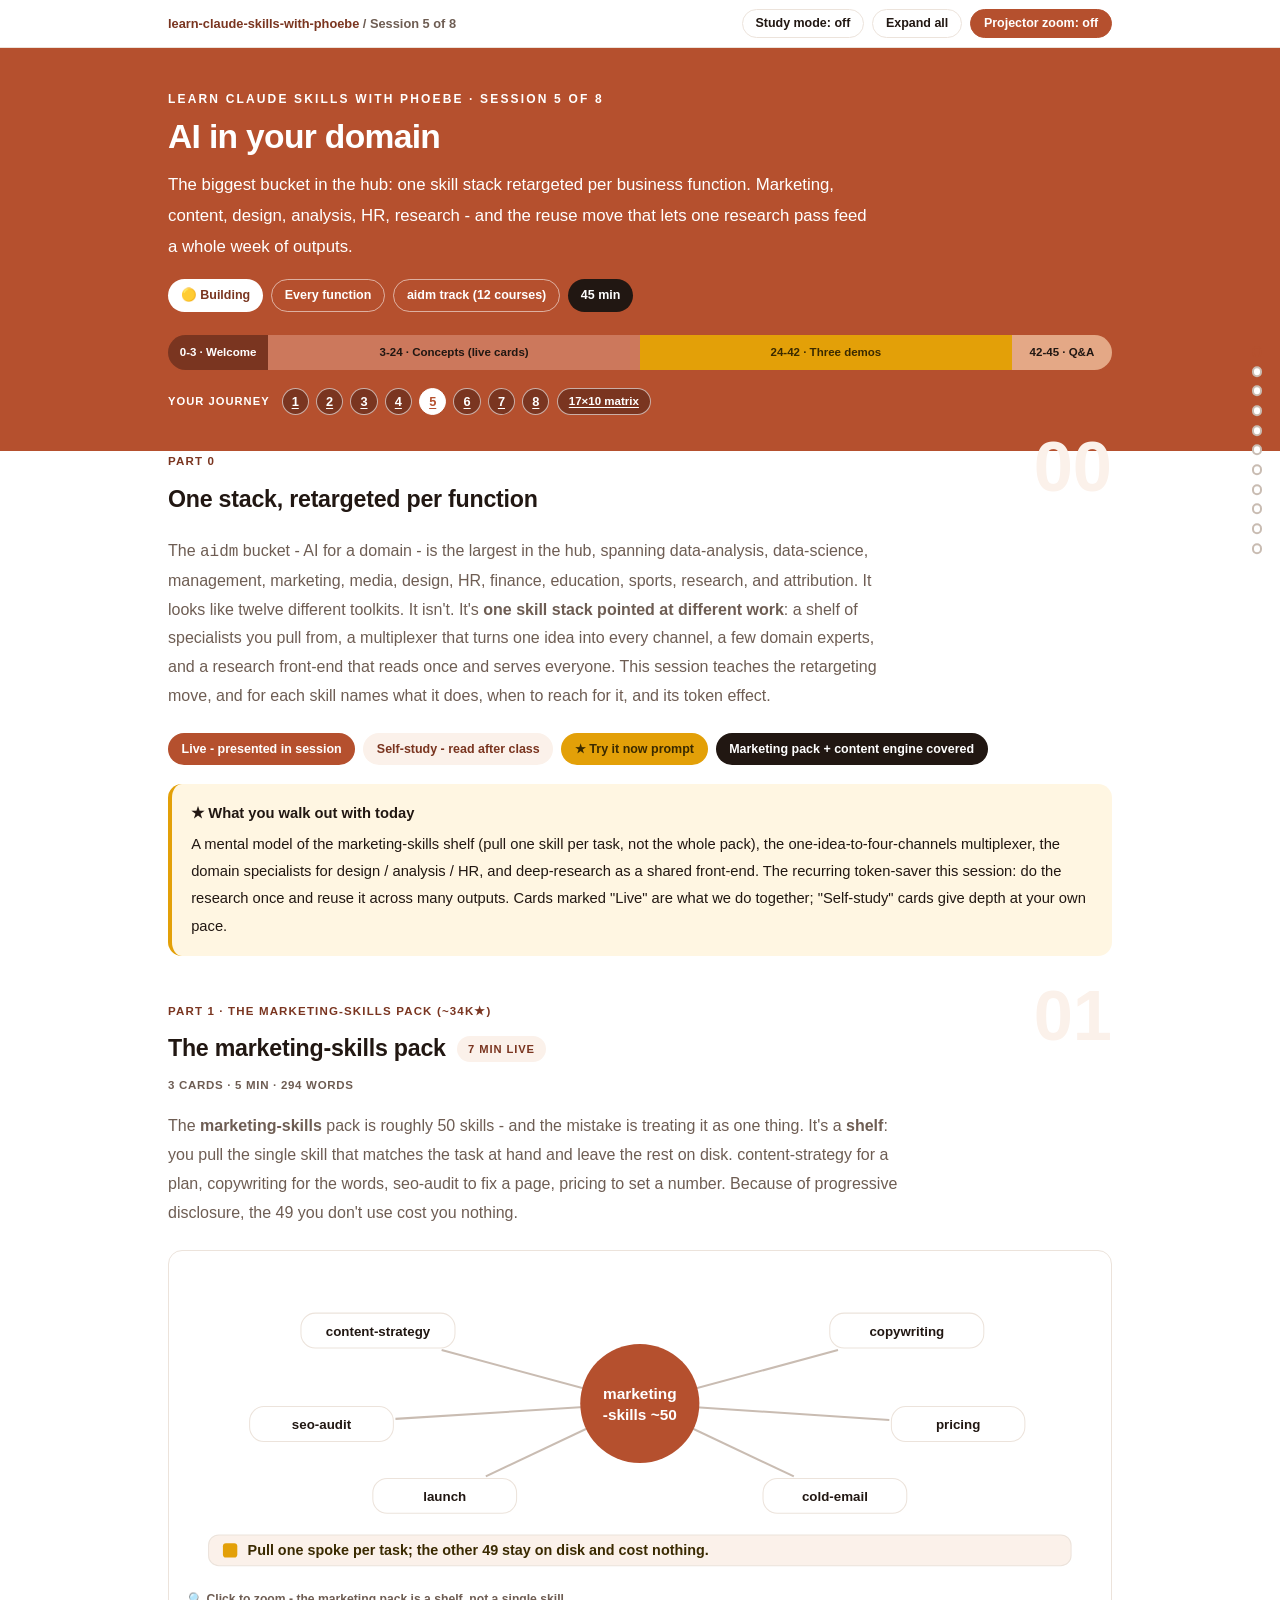
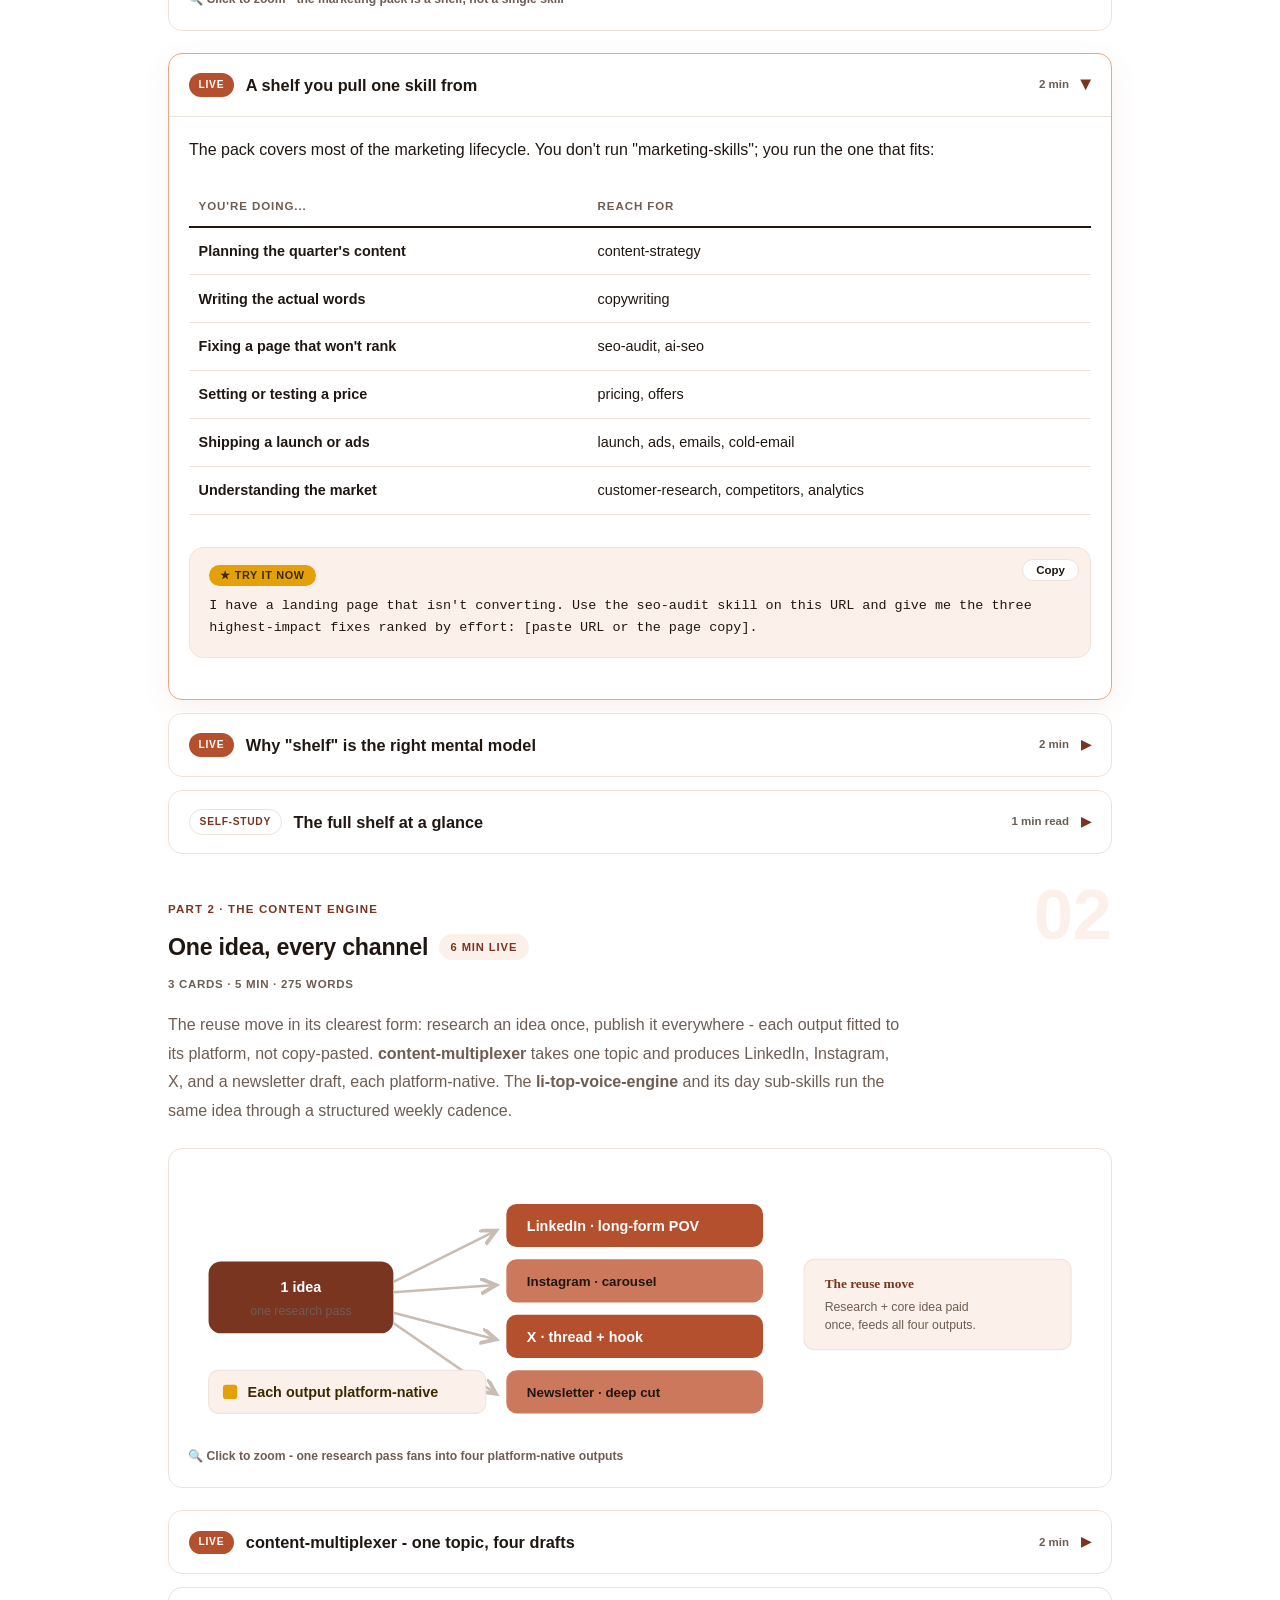
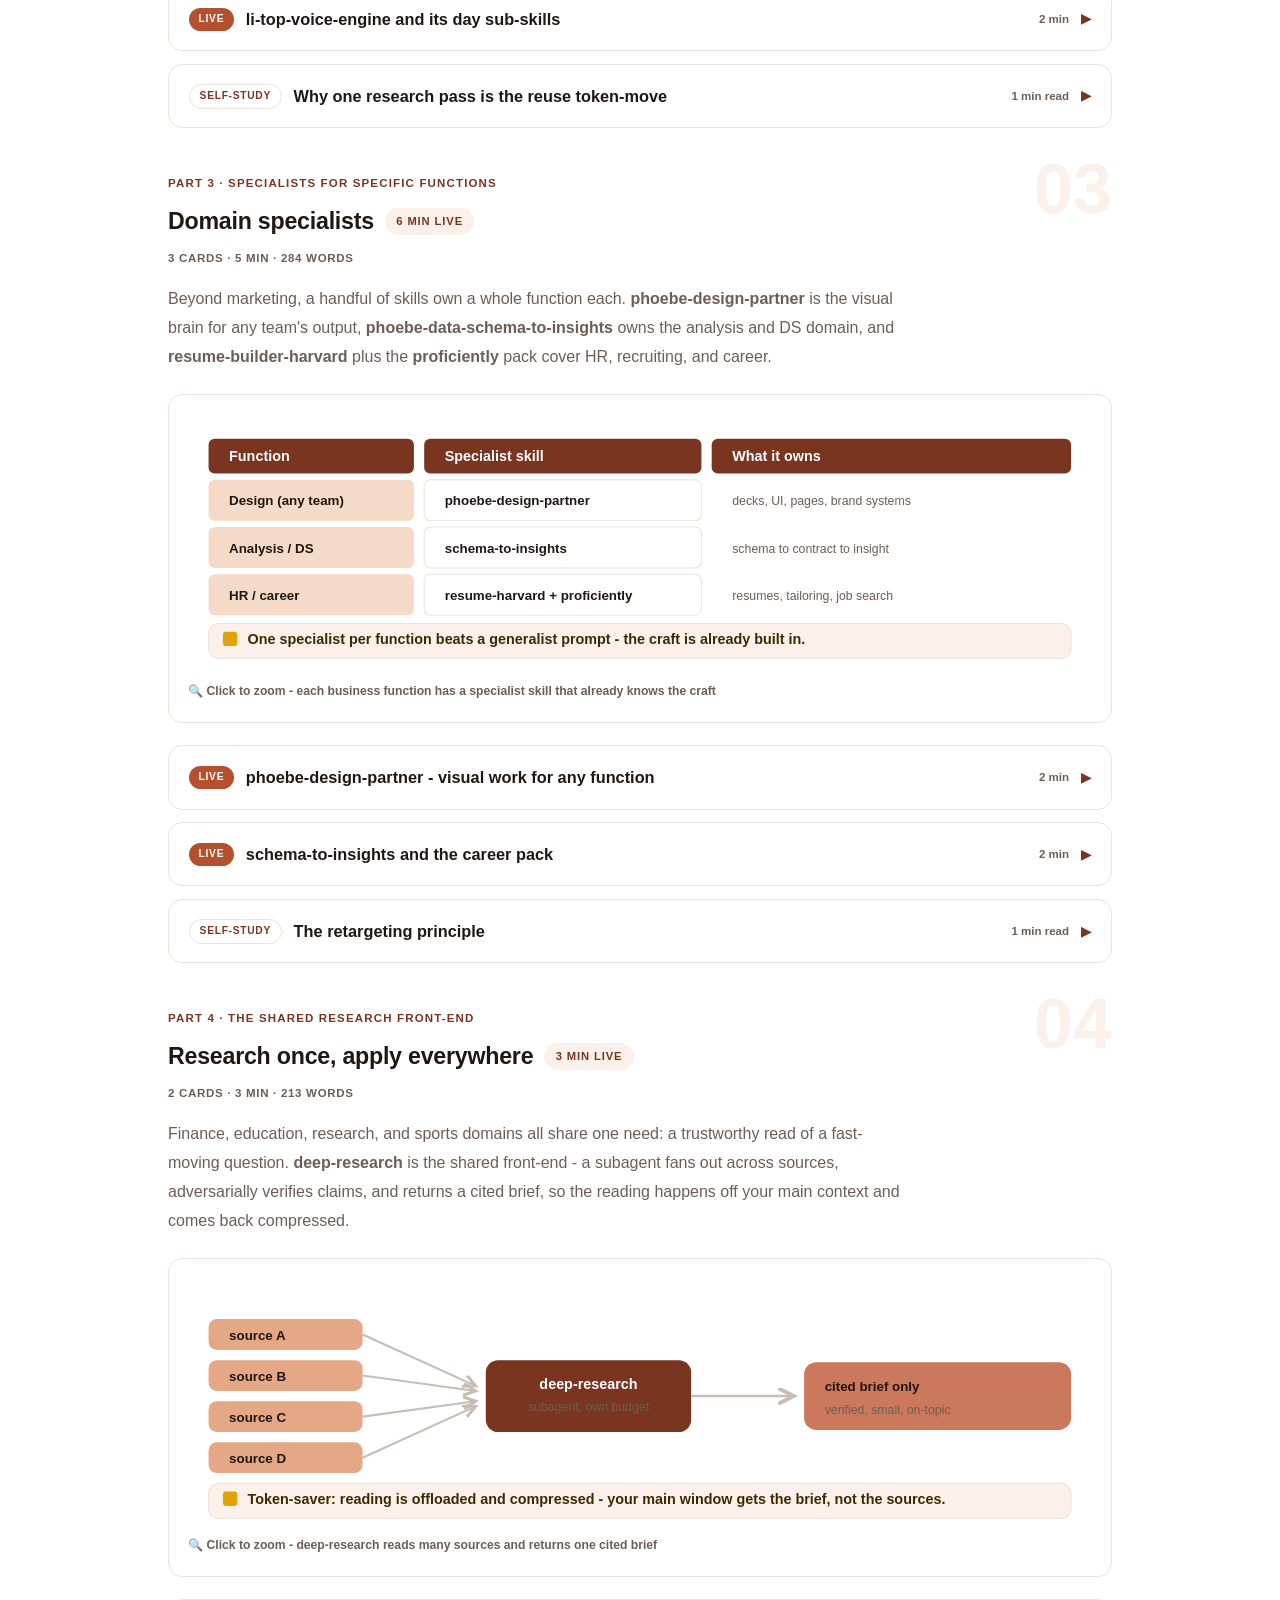
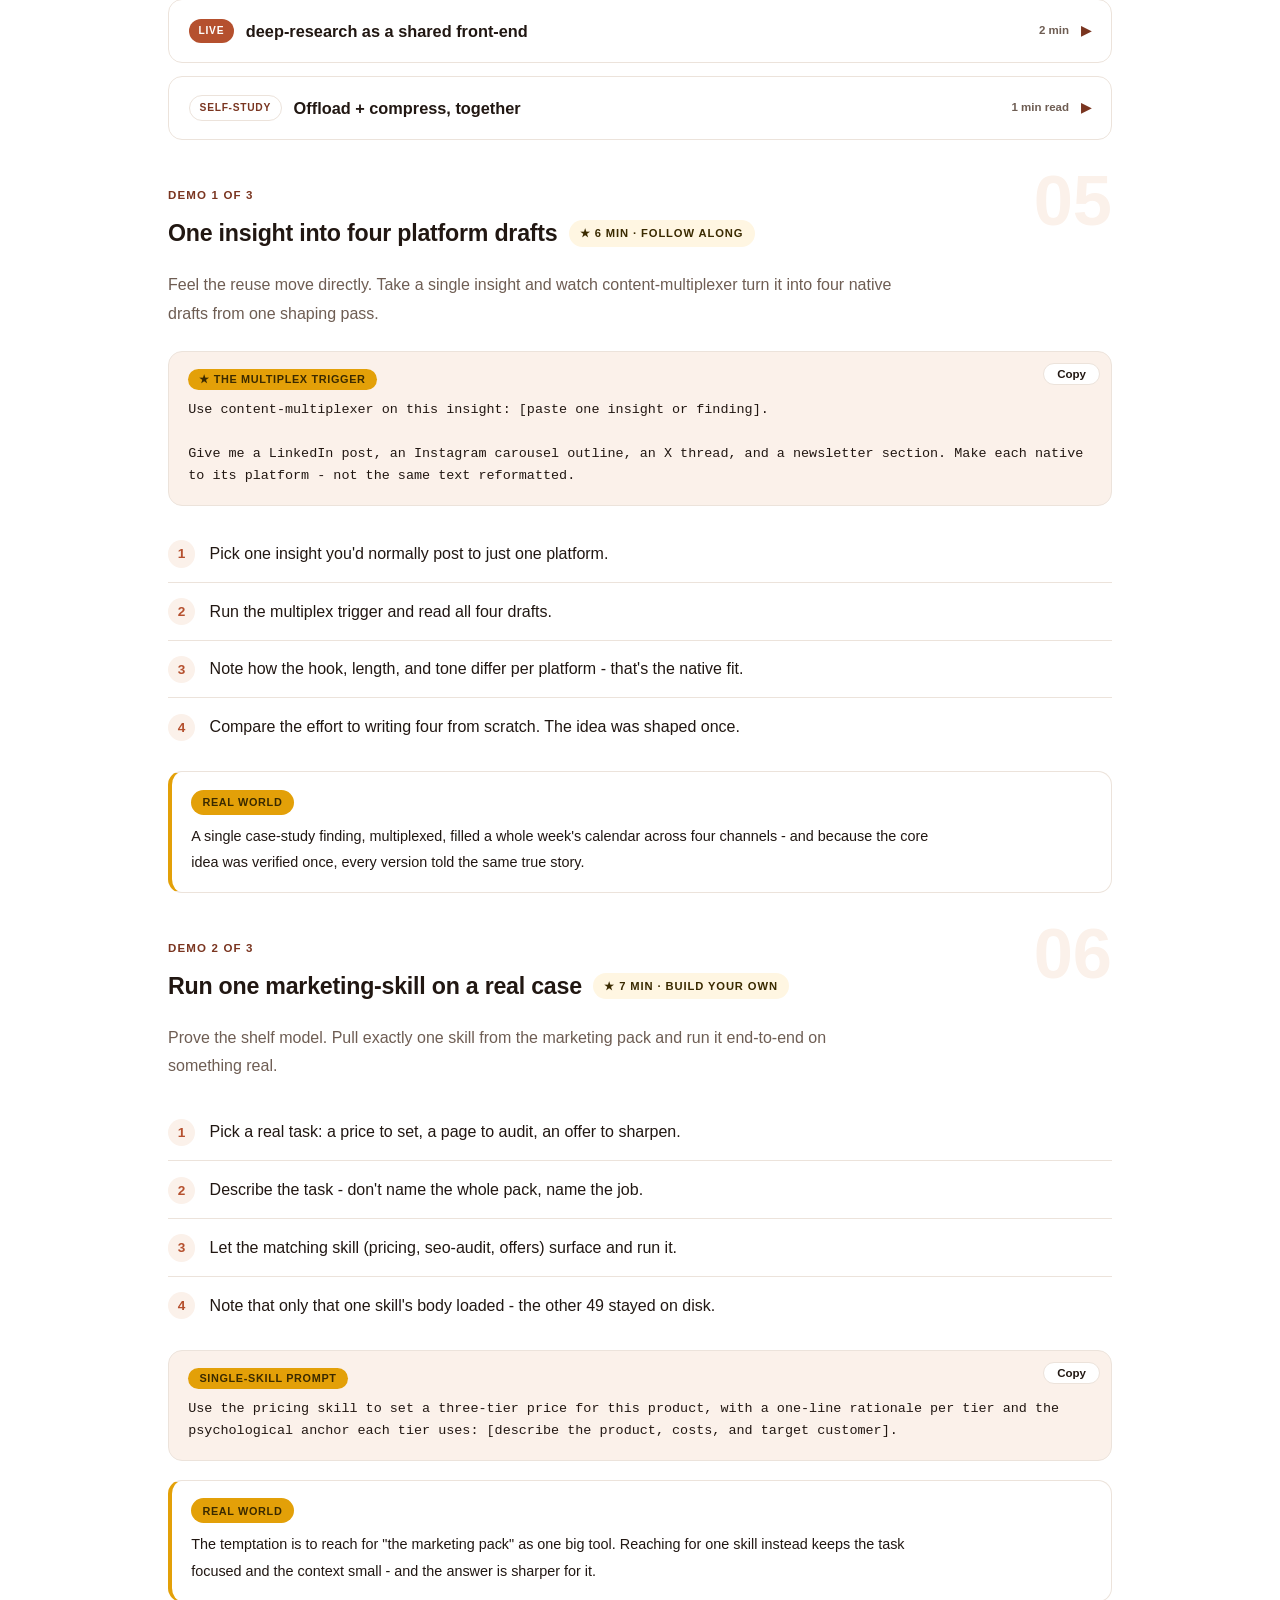
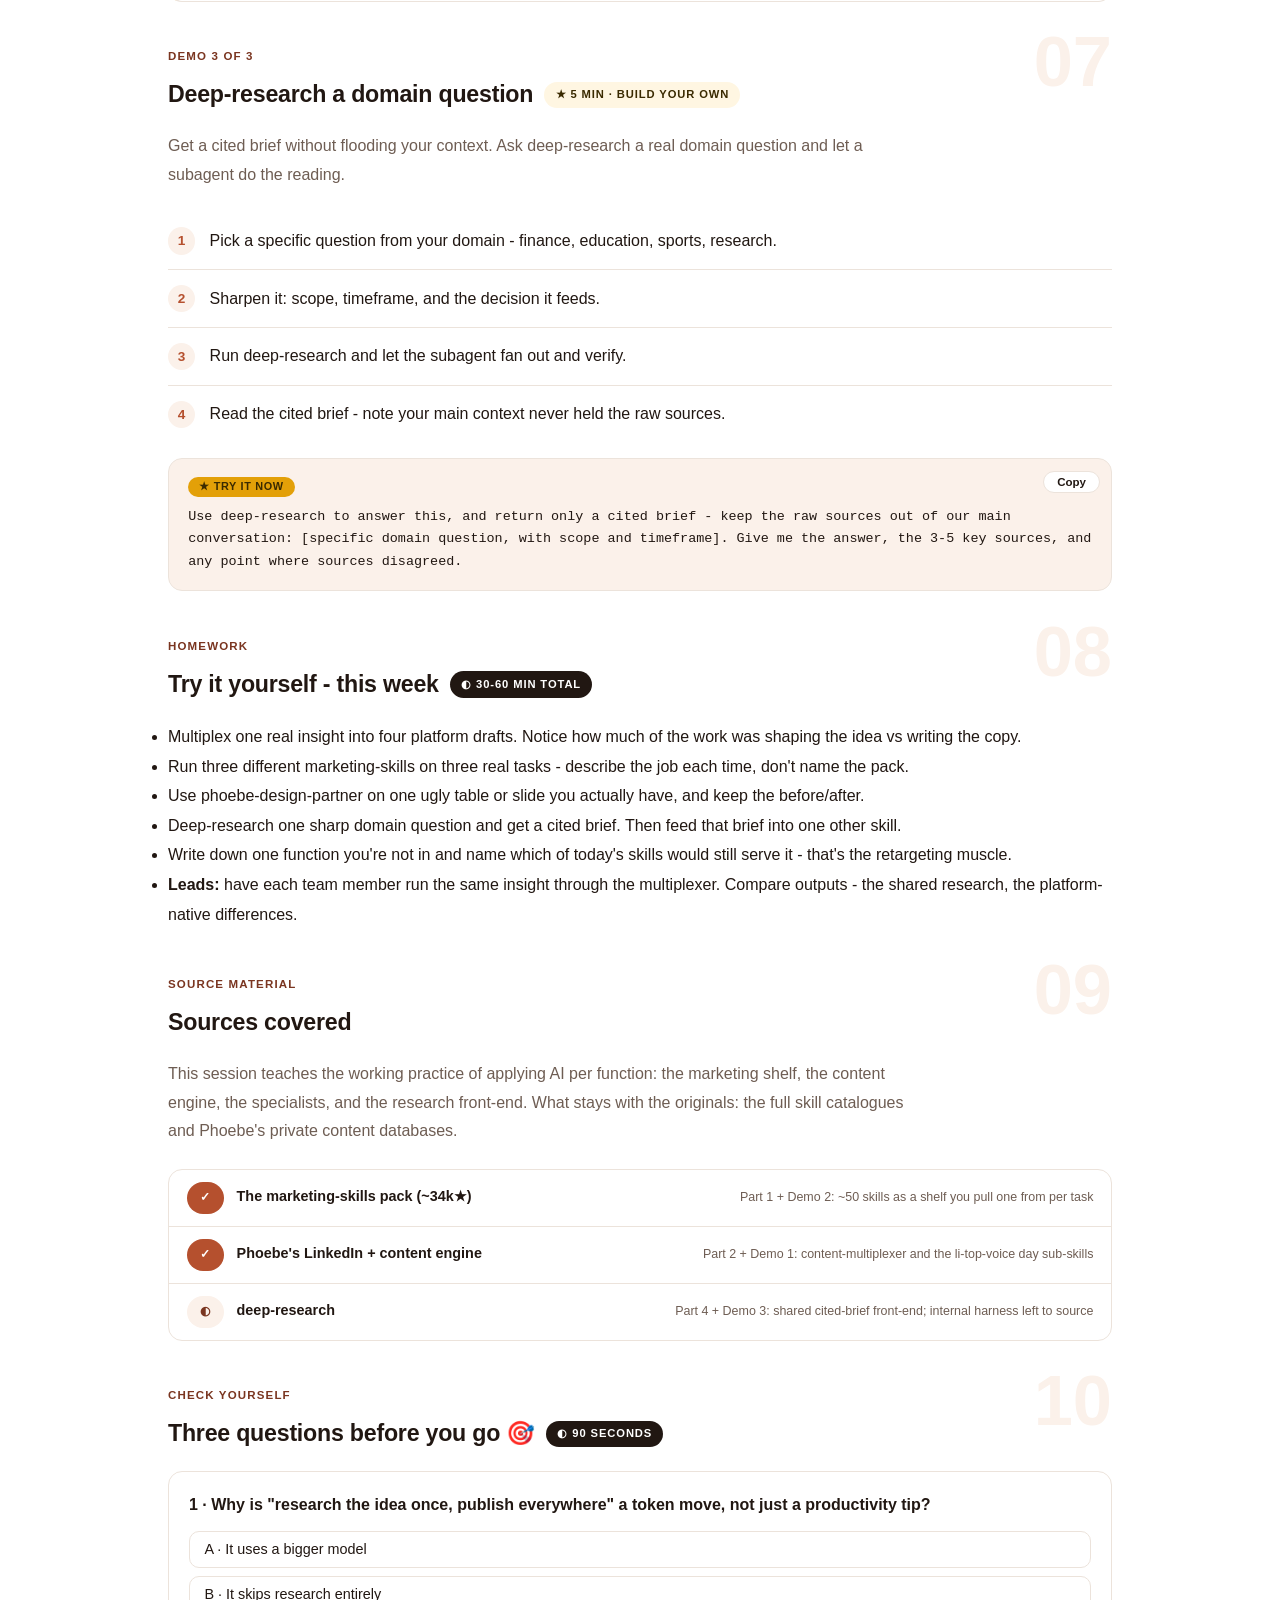
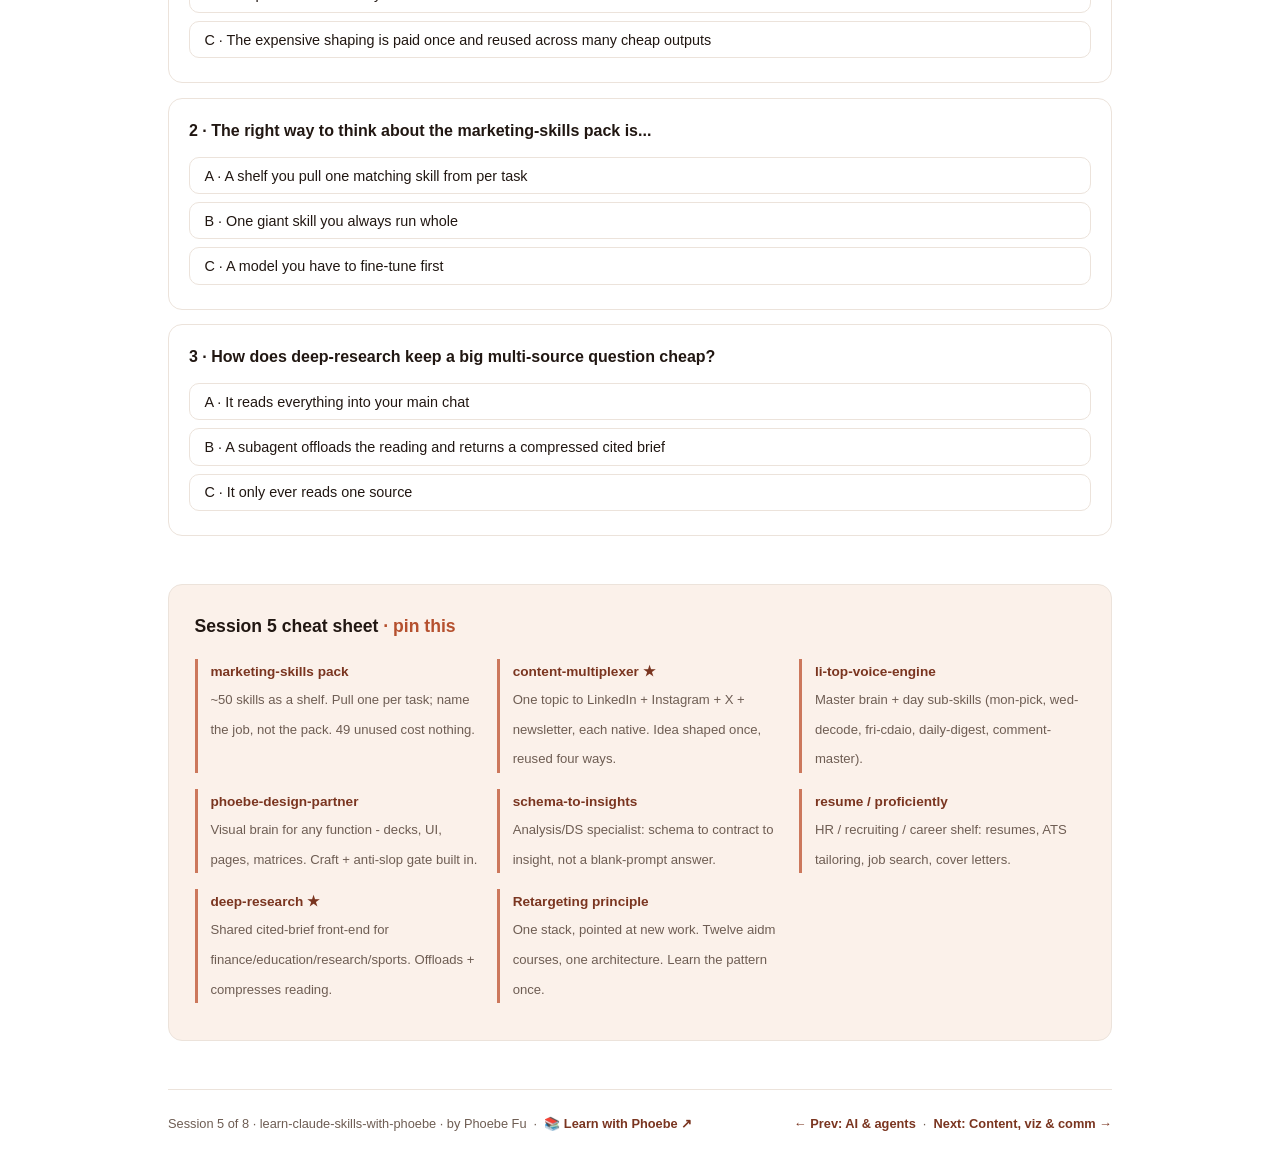
<file: courses/05-ai-domains.html>
<!DOCTYPE html>
<html lang="en">
<head>
<meta charset="UTF-8">
<meta name="viewport" content="width=device-width, initial-scale=1.0">
<!-- social:start -->
<meta name="description" content="The aidm bucket - AI for a domain - is the largest in the hub, spanning data-analysis, data-science, management, marketing, media, design, HR, finance, education, sports, research, and...">
<meta property="og:type" content="article">
<meta property="og:site_name" content="Learn with Phoebe">
<meta property="og:title" content="AI in your domain - learn claude skills with phoebe">
<meta property="og:description" content="The aidm bucket - AI for a domain - is the largest in the hub, spanning data-analysis, data-science, management, marketing, media, design, HR, finance, education, sports, research, and...">
<meta property="og:url" content="https://phoebefu6.github.io/learn-claude-skills-with-phoebe/courses/05-ai-domains.html">
<meta property="og:image" content="https://phoebefu6.github.io/learn-claude-skills-with-phoebe/assets/og-cover.png">
<meta property="og:image:width" content="1200">
<meta property="og:image:height" content="630">
<meta name="twitter:card" content="summary_large_image">
<meta name="twitter:title" content="AI in your domain - learn claude skills with phoebe">
<meta name="twitter:description" content="The aidm bucket - AI for a domain - is the largest in the hub, spanning data-analysis, data-science, management, marketing, media, design, HR, finance, education, sports, research, and...">
<meta name="twitter:image" content="https://phoebefu6.github.io/learn-claude-skills-with-phoebe/assets/og-cover.png">
<!-- social:end -->
<title>Session 5 · AI in your domain - learn claude skills with phoebe</title>
<link rel="stylesheet" href="../assets/style.css?v=26">
</head>
<body>

<div class="toolbar">
  <div class="wrap">
    <span class="crumb"><a href="../index.html">learn-claude-skills-with-phoebe</a> / Session 5 of 8</span>
    <button class="btn" id="toggle-all" type="button">Expand all</button>
    <button class="btn primary" id="zoom-toggle" type="button">Projector zoom: off</button>
  </div>
</div>

<header class="masthead">
  <div class="wrap">
    <div class="eyebrow">Learn Claude Skills with Phoebe · Session 5 of 8</div>
    <h1>AI in your <span class="accent">domain</span></h1>
    <p class="sub">The biggest bucket in the hub: one skill stack retargeted per business function. Marketing, content, design, analysis, HR, research - and the reuse move that lets one research pass feed a whole week of outputs.</p>
    <div class="chip-row">
      <span class="chip level">🟡 Building</span>
      <span class="chip audience">Every function</span>
      <span class="chip audience">aidm track (12 courses)</span>
      <span class="chip time">45 min</span>
    </div>
    <div class="agenda">
      <span class="a1" style="flex:1">0-3 · Welcome</span>
      <span class="a2" style="flex:4">3-24 · Concepts (live cards)</span>
      <span class="a3" style="flex:4">24-42 · Three demos</span>
      <span class="a4" style="flex:1">42-45 · Q&amp;A</span>
    </div>
  </div>
</header>

<main class="wrap">

  <!-- ============ INTRO ============ -->
  <section class="section" id="intro">
    <div class="section-kicker">
      <span class="klabel">Part 0</span>
      <h2>One stack, retargeted per function</h2>
    </div>
    <p class="lede">The <code>aidm</code> bucket - AI for a domain - is the largest in the hub, spanning data-analysis, data-science, management, marketing, media, design, HR, finance, education, sports, research, and attribution. It looks like twelve different toolkits. It isn't. It's <strong>one skill stack pointed at different work</strong>: a shelf of specialists you pull from, a multiplexer that turns one idea into every channel, a few domain experts, and a research front-end that reads once and serves everyone. This session teaches the retargeting move, and for each skill names what it does, when to reach for it, and its token effect.</p>
    <div class="legend">
      <span class="pill solid">Live - presented in session</span>
      <span class="pill light">Self-study - read after class</span>
      <span class="pill peach">★ Try it now prompt</span>
      <span class="pill inkpill">Marketing pack + content engine covered</span>
    </div>
    <div class="callout win">
      <strong>★ What you walk out with today</strong>
      A mental model of the marketing-skills shelf (pull one skill per task, not the whole pack), the one-idea-to-four-channels multiplexer, the domain specialists for design / analysis / HR, and deep-research as a shared front-end. The recurring token-saver this session: do the research once and reuse it across many outputs. Cards marked "Live" are what we do together; "Self-study" cards give depth at your own pace.
    </div>
  </section>

  <!-- ============ PART 1: MARKETING PACK ============ -->
  <section class="section" id="marketing-pack">
    <div class="section-kicker">
      <span class="klabel">Part 1 · the marketing-skills pack (~34k★)</span>
      <h2>The marketing-skills pack <span class="tag concept">7 min live</span></h2>
    </div>
    <p class="lede">The <strong>marketing-skills</strong> pack is roughly 50 skills - and the mistake is treating it as one thing. It's a <strong>shelf</strong>: you pull the single skill that matches the task at hand and leave the rest on disk. content-strategy for a plan, copywriting for the words, seo-audit to fix a page, pricing to set a number. Because of progressive disclosure, the 49 you don't use cost you nothing.</p>

    <figure class="zoomable">
      <svg viewBox="0 0 880 300" xmlns="http://www.w3.org/2000/svg" role="img" aria-label="Hub and spokes: the marketing-skills pack with a few named specialist spokes">
        <style>
          .mpH { font: 700 15px Inter, sans-serif; fill: #FFFFFF; }
          .mpT { font: 700 13px Inter, sans-serif; fill: #211712; }
          .mpX { font: 400 12px Inter, sans-serif; fill: #6E5D53; }
          .mpN { font: 600 14px Inter, sans-serif; fill: #3A2A00; }
        </style>
        <line x1="440" y1="130" x2="247" y2="78" stroke="#C9BCB2" stroke-width="2"/>
        <line x1="440" y1="130" x2="633" y2="78" stroke="#C9BCB2" stroke-width="2"/>
        <line x1="440" y1="130" x2="202" y2="145" stroke="#C9BCB2" stroke-width="2"/>
        <line x1="440" y1="130" x2="683" y2="146" stroke="#C9BCB2" stroke-width="2"/>
        <line x1="440" y1="130" x2="290" y2="201" stroke="#C9BCB2" stroke-width="2"/>
        <line x1="440" y1="130" x2="590" y2="201" stroke="#C9BCB2" stroke-width="2"/>
        <circle cx="440" cy="130" r="58" fill="#B5502E"/>
        <text class="mpH" x="440" y="126" text-anchor="middle">marketing</text>
        <text class="mpH" x="440" y="146" text-anchor="middle">-skills ~50</text>
        <rect x="110" y="42" width="150" height="34" rx="14" fill="#FFFFFF" stroke="#ECE3DB"/>
        <text class="mpT" x="185" y="64" text-anchor="middle">content-strategy</text>
        <rect x="625" y="42" width="150" height="34" rx="14" fill="#FFFFFF" stroke="#ECE3DB"/>
        <text class="mpT" x="700" y="64" text-anchor="middle">copywriting</text>
        <rect x="60" y="133" width="140" height="34" rx="14" fill="#FFFFFF" stroke="#ECE3DB"/>
        <text class="mpT" x="130" y="155" text-anchor="middle">seo-audit</text>
        <rect x="685" y="133" width="130" height="34" rx="14" fill="#FFFFFF" stroke="#ECE3DB"/>
        <text class="mpT" x="750" y="155" text-anchor="middle">pricing</text>
        <rect x="180" y="203" width="140" height="34" rx="14" fill="#FFFFFF" stroke="#ECE3DB"/>
        <text class="mpT" x="250" y="225" text-anchor="middle">launch</text>
        <rect x="560" y="203" width="140" height="34" rx="14" fill="#FFFFFF" stroke="#ECE3DB"/>
        <text class="mpT" x="630" y="225" text-anchor="middle">cold-email</text>
        <rect x="20" y="258" width="840" height="30" rx="10" fill="#FBF1EA" stroke="#ECE3DB"/>
        <rect x="34" y="266" width="14" height="14" rx="3" fill="#E3A008"/>
        <text class="mpN" x="58" y="278">Pull one spoke per task; the other 49 stay on disk and cost nothing.</text>
      </svg>
      <figcaption>🔍 Click to zoom - the marketing pack is a shelf, not a single skill</figcaption>
    </figure>

    <details class="card" open>
      <summary><span class="mode live">Live</span>A shelf you pull one skill from<span class="mini">2 min</span><span class="caret">▶</span></summary>
      <div class="body">
        <p>The pack covers most of the marketing lifecycle. You don't run "marketing-skills"; you run the one that fits:</p>
        <table class="clean">
          <thead><tr><th>You're doing...</th><th>Reach for</th></tr></thead>
          <tbody>
            <tr><td>Planning the quarter's content</td><td>content-strategy</td></tr>
            <tr><td>Writing the actual words</td><td>copywriting</td></tr>
            <tr><td>Fixing a page that won't rank</td><td>seo-audit, ai-seo</td></tr>
            <tr><td>Setting or testing a price</td><td>pricing, offers</td></tr>
            <tr><td>Shipping a launch or ads</td><td>launch, ads, emails, cold-email</td></tr>
            <tr><td>Understanding the market</td><td>customer-research, competitors, analytics</td></tr>
          </tbody>
        </table>
        <div class="prompt-box good"><span class="label">★ Try it now</span>I have a landing page that isn't converting. Use the seo-audit skill on this URL and give me the three highest-impact fixes ranked by effort: [paste URL or the page copy].</div>
      </div>
    </details>

    <details class="card">
      <summary><span class="mode live">Live</span>Why "shelf" is the right mental model<span class="mini">2 min</span><span class="caret">▶</span></summary>
      <div class="body">
        <p>Treating the pack as one giant skill would either bloat every task with 50 skills' worth of instruction, or force you to know which of 50 to name before you start. The shelf model fixes both: each skill has its own trigger, so the right one surfaces when your task matches, and only its body loads.</p>
        <ul>
          <li><strong>When</strong> - any marketing task, from strategy to a single email subject line.</li>
          <li><strong>Token effect</strong> - progressive disclosure means installing all 50 is nearly free; you pay only for the one that fires.</li>
          <li><strong>Habit</strong> - describe the task, let the matching skill surface, rather than memorizing the catalogue.</li>
        </ul>
        <div class="callout tip">
          <strong>Don't name the pack, name the job</strong>
          Say what you're trying to do ("audit this page for SEO", "price this tier"). The right shelf skill fires on the job description - you don't need to have the catalogue memorized.
        </div>
      </div>
    </details>

    <details class="card">
      <summary><span class="mode self">Self-study</span>The full shelf at a glance<span class="mini">1 min read</span><span class="caret">▶</span></summary>
      <div class="body">
        <p>Beyond the headline skills, the pack reaches into: analytics, cro, ab-testing, onboarding, churn-prevention, referrals, pricing, offers, paywalls, ad-creative, product-marketing, public-relations, competitor-profiling, lead-magnets, programmatic-seo, schema, site-architecture, sms, social, and more. You will never use all of them in one week - and that's the point. The shelf is broad so that whatever function you're in, the specialist already exists and fires on demand.</p>
      </div>
    </details>
  </section>

  <!-- ============ PART 2: ONE IDEA EVERY CHANNEL ============ -->
  <section class="section" id="one-idea">
    <div class="section-kicker">
      <span class="klabel">Part 2 · the content engine</span>
      <h2>One idea, every channel <span class="tag concept">6 min live</span></h2>
    </div>
    <p class="lede">The reuse move in its clearest form: research an idea once, publish it everywhere - each output fitted to its platform, not copy-pasted. <strong>content-multiplexer</strong> takes one topic and produces LinkedIn, Instagram, X, and a newsletter draft, each platform-native. The <strong>li-top-voice-engine</strong> and its day sub-skills run the same idea through a structured weekly cadence.</p>

    <figure class="zoomable">
      <svg viewBox="0 0 880 260" xmlns="http://www.w3.org/2000/svg" role="img" aria-label="One idea fans out into four platform-native outputs from a single research pass">
        <style>
          .oiH { font: 700 14px Inter, sans-serif; fill: #FFFFFF; }
          .oiI { font: 700 13px Inter, sans-serif; fill: #211712; }
          .oiX { font: 400 12px Inter, sans-serif; fill: #6E5D53; }
          .oiN { font: 600 14px Inter, sans-serif; fill: #3A2A00; }
        </style>
        <defs>
          <marker id="oiAh" markerWidth="8" markerHeight="8" refX="6" refY="3" orient="auto">
            <path d="M0,0 L6,3 L0,6" fill="none" stroke="#C9BCB2" stroke-width="1.5"/>
          </marker>
        </defs>
        <rect x="20" y="90" width="180" height="70" rx="12" fill="#7A3520"/>
        <text class="oiH" x="110" y="120" text-anchor="middle">1 idea</text>
        <text class="oiX" x="110" y="142" text-anchor="middle" fill="#F0C9B3">one research pass</text>
        <path d="M200,110 L300,60" stroke="#C9BCB2" stroke-width="2.5" fill="none" marker-end="url(#oiAh)"/>
        <path d="M200,120 L300,113" stroke="#C9BCB2" stroke-width="2.5" fill="none" marker-end="url(#oiAh)"/>
        <path d="M200,140 L300,166" stroke="#C9BCB2" stroke-width="2.5" fill="none" marker-end="url(#oiAh)"/>
        <path d="M200,150 L300,219" stroke="#C9BCB2" stroke-width="2.5" fill="none" marker-end="url(#oiAh)"/>
        <rect x="310" y="34" width="250" height="42" rx="10" fill="#B5502E"/>
        <text class="oiH" x="330" y="60">LinkedIn · long-form POV</text>
        <rect x="310" y="88" width="250" height="42" rx="10" fill="#CC785C"/>
        <text class="oiI" x="330" y="114">Instagram · carousel</text>
        <rect x="310" y="142" width="250" height="42" rx="10" fill="#B5502E"/>
        <text class="oiH" x="330" y="168">X · thread + hook</text>
        <rect x="310" y="196" width="250" height="42" rx="10" fill="#CC785C"/>
        <text class="oiI" x="330" y="222">Newsletter · deep cut</text>
        <rect x="600" y="88" width="260" height="88" rx="10" fill="#FBF1EA" stroke="#ECE3DB"/>
        <text class="oiI" x="620" y="116" style="font:700 13px Inter;fill:#7A3520">The reuse move</text>
        <text class="oiX" x="620" y="138">Research + core idea paid</text>
        <text class="oiX" x="620" y="156">once, feeds all four outputs.</text>
        <rect x="20" y="196" width="270" height="42" rx="10" fill="#FBF1EA" stroke="#ECE3DB"/>
        <rect x="34" y="210" width="14" height="14" rx="3" fill="#E3A008"/>
        <text class="oiN" x="58" y="222">Each output platform-native</text>
      </svg>
      <figcaption>🔍 Click to zoom - one research pass fans into four platform-native outputs</figcaption>
    </figure>

    <details class="card">
      <summary><span class="mode live">Live</span>content-multiplexer - one topic, four drafts<span class="mini">2 min</span><span class="caret">▶</span></summary>
      <div class="body">
        <p><strong>content-multiplexer</strong> extracts the single core idea from a topic, then writes for each platform in that platform's own voice, format, and length. A LinkedIn post is not an Instagram caption with the hashtags swapped - the multiplexer knows the difference.</p>
        <ul>
          <li><strong>When</strong> - you have one insight and want it live across your channels this week.</li>
          <li><strong>What you give it</strong> - a topic, optionally a chart, screenshot, or day-theme.</li>
          <li><strong>Token effect</strong> - the expensive part (finding and shaping the idea) happens once; the four drafts reuse it rather than re-researching four times.</li>
        </ul>
        <div class="prompt-box good"><span class="label">★ Try it now</span>Use content-multiplexer on this one insight and give me a LinkedIn post, an Instagram carousel outline, an X thread, and a newsletter section - each native to its platform: [paste your insight].</div>
      </div>
    </details>

    <details class="card">
      <summary><span class="mode live">Live</span>li-top-voice-engine and its day sub-skills<span class="mini">2 min</span><span class="caret">▶</span></summary>
      <div class="body">
        <p>The <strong>li-top-voice-engine</strong> is the master brain for a LinkedIn presence; it routes production to per-day sub-skills so each day has a repeatable format:</p>
        <table class="clean">
          <thead><tr><th>Sub-skill</th><th>Its job</th></tr></thead>
          <tbody>
            <tr><td>li-mon-pick</td><td>Monday "AI in the wild" case study</td></tr>
            <tr><td>li-wed-decode</td><td>Wednesday data-term decode carousel</td></tr>
            <tr><td>li-fri-cdaio</td><td>Friday leadership / adoption post</td></tr>
            <tr><td>li-daily-digest</td><td>Daily AI news digest with a POV</td></tr>
            <tr><td>li-comment-master</td><td>Organic comments + daily goal tracking</td></tr>
          </tbody>
        </table>
        <p>Same architecture as the Core Stack: one engine, specialist sub-skills that fire on their day. The engine holds strategy; the sub-skills hold format.</p>
      </div>
    </details>

    <details class="card">
      <summary><span class="mode self">Self-study</span>Why one research pass is the reuse token-move<span class="mini">1 min read</span><span class="caret">▶</span></summary>
      <div class="body">
        <p>The costly part of content isn't the writing - it's the finding, verifying, and shaping of the idea. If you research separately for each platform, you pay that cost four times over and risk four slightly different versions of the truth. Multiplexing pays it once and fans the result out. That's the "reuse it" move from Session 1 applied to content: stable, expensive work done once and reused across many cheap outputs.</p>
      </div>
    </details>
  </section>

  <!-- ============ PART 3: DOMAIN SPECIALISTS ============ -->
  <section class="section" id="specialists">
    <div class="section-kicker">
      <span class="klabel">Part 3 · specialists for specific functions</span>
      <h2>Domain specialists <span class="tag concept">6 min live</span></h2>
    </div>
    <p class="lede">Beyond marketing, a handful of skills own a whole function each. <strong>phoebe-design-partner</strong> is the visual brain for any team's output, <strong>phoebe-data-schema-to-insights</strong> owns the analysis and DS domain, and <strong>resume-builder-harvard</strong> plus the <strong>proficiently</strong> pack cover HR, recruiting, and career.</p>

    <figure class="zoomable">
      <svg viewBox="0 0 880 250" xmlns="http://www.w3.org/2000/svg" role="img" aria-label="Table mapping each business function to its specialist skill">
        <style>
          .dsH { font: 700 14px Inter, sans-serif; fill: #FFFFFF; }
          .dsT { font: 700 13px Inter, sans-serif; fill: #211712; }
          .dsX { font: 400 12px Inter, sans-serif; fill: #6E5D53; }
          .dsN { font: 600 14px Inter, sans-serif; fill: #3A2A00; }
        </style>
        <rect x="20" y="24" width="200" height="34" rx="6" fill="#7A3520"/>
        <text class="dsH" x="40" y="46">Function</text>
        <rect x="230" y="24" width="270" height="34" rx="6" fill="#7A3520"/>
        <text class="dsH" x="250" y="46">Specialist skill</text>
        <rect x="510" y="24" width="350" height="34" rx="6" fill="#7A3520"/>
        <text class="dsH" x="530" y="46">What it owns</text>
        <rect x="20" y="64" width="200" height="40" rx="6" fill="#F5DAC8"/>
        <text class="dsT" x="40" y="89">Design (any team)</text>
        <rect x="230" y="64" width="270" height="40" rx="6" fill="#FFFFFF" stroke="#ECE3DB"/>
        <text class="dsT" x="250" y="89">phoebe-design-partner</text>
        <text class="dsX" x="530" y="89">decks, UI, pages, brand systems</text>
        <rect x="20" y="110" width="200" height="40" rx="6" fill="#F5DAC8"/>
        <text class="dsT" x="40" y="135">Analysis / DS</text>
        <rect x="230" y="110" width="270" height="40" rx="6" fill="#FFFFFF" stroke="#ECE3DB"/>
        <text class="dsT" x="250" y="135">schema-to-insights</text>
        <text class="dsX" x="530" y="135">schema to contract to insight</text>
        <rect x="20" y="156" width="200" height="40" rx="6" fill="#F5DAC8"/>
        <text class="dsT" x="40" y="181">HR / career</text>
        <rect x="230" y="156" width="270" height="40" rx="6" fill="#FFFFFF" stroke="#ECE3DB"/>
        <text class="dsT" x="250" y="181">resume-harvard + proficiently</text>
        <text class="dsX" x="530" y="181">resumes, tailoring, job search</text>
        <rect x="20" y="204" width="840" height="34" rx="10" fill="#FBF1EA" stroke="#ECE3DB"/>
        <rect x="34" y="212" width="14" height="14" rx="3" fill="#E3A008"/>
        <text class="dsN" x="58" y="224">One specialist per function beats a generalist prompt - the craft is already built in.</text>
      </svg>
      <figcaption>🔍 Click to zoom - each business function has a specialist skill that already knows the craft</figcaption>
    </figure>

    <details class="card">
      <summary><span class="mode live">Live</span>phoebe-design-partner - visual work for any function<span class="mini">2 min</span><span class="caret">▶</span></summary>
      <div class="body">
        <p><strong>phoebe-design-partner</strong> is the supervisor for every visual artifact - decks, dashboards, matrices, web pages, landing pages, posters. Whatever function you're in, when the output needs to look right, this is the skill, and it routes through the taste and anti-slop gate before anything ships.</p>
        <ul>
          <li><strong>When</strong> - any "design this", "make it look professional", "recolor", "build a screen".</li>
          <li><strong>Token effect</strong> - it encodes the design discipline once, so you don't re-explain palette, encoding, and layout rules on every visual task.</li>
        </ul>
        <div class="prompt-box good"><span class="label">★ Try it now</span>Use phoebe-design-partner to turn this rough table into a clean, professional one-page matrix I could put in front of an exec: [paste the table].</div>
      </div>
    </details>

    <details class="card">
      <summary><span class="mode live">Live</span>schema-to-insights and the career pack<span class="mini">2 min</span><span class="caret">▶</span></summary>
      <div class="body">
        <ul>
          <li><strong>phoebe-data-schema-to-insights</strong> - the analysis/DS specialist: it goes from a raw schema to a data contract to an offline insight, so an analytics question isn't answered from a blank prompt but from a disciplined pipeline.</li>
          <li><strong>resume-builder-harvard</strong> - creates, reviews, and tailors resumes and CVs, including ATS optimization and tailoring to a specific job description.</li>
          <li><strong>proficiently</strong> pack - the wider HR/recruiting/career shelf: job search, tailoring, cover letters, network scanning.</li>
        </ul>
        <div class="callout example">
          <span class="ex-pill">Real world</span>
          <p>A hiring manager and a candidate can use the same career pack from opposite ends - one to write a role-tailored JD-matched resume, the other to screen against it. Same skill shelf, two functions, retargeted.</p>
        </div>
      </div>
    </details>

    <details class="card">
      <summary><span class="mode self">Self-study</span>The retargeting principle<span class="mini">1 min read</span><span class="caret">▶</span></summary>
      <div class="body">
        <p>Notice what's happening across Parts 1-3: the same small set of moves - a shelf of specialists, a multiplexer, a design gate, a research front-end - covers marketing, content, design, analysis, and HR. You don't learn a new toolkit per domain; you point the same toolkit at new work. That's why the <code>aidm</code> bucket has twelve courses but one architecture, and why learning the pattern once pays across every function you'll ever sit in.</p>
      </div>
    </details>
  </section>

  <!-- ============ PART 4: RESEARCH ONCE ============ -->
  <section class="section" id="research-once">
    <div class="section-kicker">
      <span class="klabel">Part 4 · the shared research front-end</span>
      <h2>Research once, apply everywhere <span class="tag concept">3 min live</span></h2>
    </div>
    <p class="lede">Finance, education, research, and sports domains all share one need: a trustworthy read of a fast-moving question. <strong>deep-research</strong> is the shared front-end - a subagent fans out across sources, adversarially verifies claims, and returns a cited brief, so the reading happens off your main context and comes back compressed.</p>

    <figure class="zoomable">
      <svg viewBox="0 0 880 240" xmlns="http://www.w3.org/2000/svg" role="img" aria-label="A deep-research subagent reads many sources and returns a small cited brief">
        <style>
          .roH { font: 700 14px Inter, sans-serif; fill: #FFFFFF; }
          .roI { font: 700 13px Inter, sans-serif; fill: #211712; }
          .roX { font: 400 12px Inter, sans-serif; fill: #6E5D53; }
          .roN { font: 600 14px Inter, sans-serif; fill: #3A2A00; }
        </style>
        <defs>
          <marker id="roAh" markerWidth="8" markerHeight="8" refX="6" refY="3" orient="auto">
            <path d="M0,0 L6,3 L0,6" fill="none" stroke="#C9BCB2" stroke-width="1.5"/>
          </marker>
        </defs>
        <rect x="20" y="40" width="150" height="30" rx="8" fill="#E4A886"/>
        <text class="roI" x="40" y="60">source A</text>
        <rect x="20" y="80" width="150" height="30" rx="8" fill="#E4A886"/>
        <text class="roI" x="40" y="100">source B</text>
        <rect x="20" y="120" width="150" height="30" rx="8" fill="#E4A886"/>
        <text class="roI" x="40" y="140">source C</text>
        <rect x="20" y="160" width="150" height="30" rx="8" fill="#E4A886"/>
        <text class="roI" x="40" y="180">source D</text>
        <path d="M170,55 L280,105" stroke="#C9BCB2" stroke-width="2" fill="none" marker-end="url(#roAh)"/>
        <path d="M170,95 L280,110" stroke="#C9BCB2" stroke-width="2" fill="none" marker-end="url(#roAh)"/>
        <path d="M170,135 L280,120" stroke="#C9BCB2" stroke-width="2" fill="none" marker-end="url(#roAh)"/>
        <path d="M170,175 L280,125" stroke="#C9BCB2" stroke-width="2" fill="none" marker-end="url(#roAh)"/>
        <rect x="290" y="80" width="200" height="70" rx="12" fill="#7A3520"/>
        <text class="roH" x="390" y="108" text-anchor="middle">deep-research</text>
        <text class="roX" x="390" y="130" text-anchor="middle" fill="#F0C9B3">subagent, own budget</text>
        <path d="M490,115 L590,115" stroke="#C9BCB2" stroke-width="2.5" fill="none" marker-end="url(#roAh)"/>
        <rect x="600" y="82" width="260" height="66" rx="12" fill="#CC785C"/>
        <text class="roI" x="620" y="110">cited brief only</text>
        <text class="roX" x="620" y="132">verified, small, on-topic</text>
        <rect x="20" y="200" width="840" height="34" rx="10" fill="#FBF1EA" stroke="#ECE3DB"/>
        <rect x="34" y="208" width="14" height="14" rx="3" fill="#E3A008"/>
        <text class="roN" x="58" y="220">Token-saver: reading is offloaded and compressed - your main window gets the brief, not the sources.</text>
      </svg>
      <figcaption>🔍 Click to zoom - deep-research reads many sources and returns one cited brief</figcaption>
    </figure>

    <details class="card">
      <summary><span class="mode live">Live</span>deep-research as a shared front-end<span class="mini">2 min</span><span class="caret">▶</span></summary>
      <div class="body">
        <p><strong>deep-research</strong> is the same skill whether the question is a finance thesis, a curriculum reference, an academic literature scan, or a sports-analytics query. It fans out searches, fetches and cross-checks sources, and returns a synthesized, cited report.</p>
        <ul>
          <li><strong>When</strong> - any multi-source question where you need to trust the answer and cite it.</li>
          <li><strong>How it stays cheap</strong> - a subagent does the reading in its own budget and hands back only the brief.</li>
          <li><strong>Token effect</strong> - it offloads the heavy reading and compresses the result, so your main context holds the conclusion, not the raw pages.</li>
        </ul>
        <div class="callout tip">
          <strong>Ask a sharp question first</strong>
          deep-research pays off most when the question is specific. If it's fuzzy ("what should I know about X"), narrow it first - scope, timeframe, what decision it feeds - so the brief comes back usable, not sprawling.
        </div>
      </div>
    </details>

    <details class="card">
      <summary><span class="mode self">Self-study</span>Offload + compress, together<span class="mini">1 min read</span><span class="caret">▶</span></summary>
      <div class="body">
        <p>deep-research is where two Session 1 moves stack: <strong>offload</strong> (a subagent with its own budget does the reading) and <strong>compress</strong> (it returns a brief, not the sources). That combination is why one deep-research call can answer a question that would blow your whole context window if you tried to read every source inline. The cited brief is small enough to then feed content-multiplexer, a design-partner deck, or a decision - the research done once, applied everywhere.</p>
      </div>
    </details>
  </section>

  <!-- ============ DEMO 1 ============ -->
  <section class="section" id="demo-1">
    <div class="section-kicker">
      <span class="klabel">Demo 1 of 3</span>
      <h2>One insight into four platform drafts <span class="tag demo">★ 6 min · follow along</span></h2>
    </div>
    <p class="lede">Feel the reuse move directly. Take a single insight and watch content-multiplexer turn it into four native drafts from one shaping pass.</p>
    <div class="prompt-box good"><span class="label">★ The multiplex trigger</span>Use content-multiplexer on this insight: [paste one insight or finding].

Give me a LinkedIn post, an Instagram carousel outline, an X thread, and a newsletter section. Make each native to its platform - not the same text reformatted.</div>
    <div class="steps">
      <div class="step"><p>Pick one insight you'd normally post to just one platform.</p></div>
      <div class="step"><p>Run the multiplex trigger and read all four drafts.</p></div>
      <div class="step"><p>Note how the hook, length, and tone differ per platform - that's the native fit.</p></div>
      <div class="step"><p>Compare the effort to writing four from scratch. The idea was shaped once.</p></div>
    </div>
    <div class="callout example">
      <span class="ex-pill">Real world</span>
      <p>A single case-study finding, multiplexed, filled a whole week's calendar across four channels - and because the core idea was verified once, every version told the same true story.</p>
    </div>
  </section>

  <!-- ============ DEMO 2 ============ -->
  <section class="section" id="demo-2">
    <div class="section-kicker">
      <span class="klabel">Demo 2 of 3</span>
      <h2>Run one marketing-skill on a real case <span class="tag demo">★ 7 min · build your own</span></h2>
    </div>
    <p class="lede">Prove the shelf model. Pull exactly one skill from the marketing pack and run it end-to-end on something real.</p>
    <div class="steps">
      <div class="step"><p>Pick a real task: a price to set, a page to audit, an offer to sharpen.</p></div>
      <div class="step"><p>Describe the task - don't name the whole pack, name the job.</p></div>
      <div class="step"><p>Let the matching skill (pricing, seo-audit, offers) surface and run it.</p></div>
      <div class="step"><p>Note that only that one skill's body loaded - the other 49 stayed on disk.</p></div>
    </div>
    <div class="prompt-box good"><span class="label">Single-skill prompt</span>Use the pricing skill to set a three-tier price for this product, with a one-line rationale per tier and the psychological anchor each tier uses: [describe the product, costs, and target customer].</div>
    <div class="callout example">
      <span class="ex-pill">Real world</span>
      <p>The temptation is to reach for "the marketing pack" as one big tool. Reaching for one skill instead keeps the task focused and the context small - and the answer is sharper for it.</p>
    </div>
  </section>

  <!-- ============ DEMO 3 ============ -->
  <section class="section" id="demo-3">
    <div class="section-kicker">
      <span class="klabel">Demo 3 of 3</span>
      <h2>Deep-research a domain question <span class="tag demo">★ 5 min · build your own</span></h2>
    </div>
    <p class="lede">Get a cited brief without flooding your context. Ask deep-research a real domain question and let a subagent do the reading.</p>
    <div class="steps">
      <div class="step"><p>Pick a specific question from your domain - finance, education, sports, research.</p></div>
      <div class="step"><p>Sharpen it: scope, timeframe, and the decision it feeds.</p></div>
      <div class="step"><p>Run deep-research and let the subagent fan out and verify.</p></div>
      <div class="step"><p>Read the cited brief - note your main context never held the raw sources.</p></div>
    </div>
    <div class="prompt-box good"><span class="label">★ Try it now</span>Use deep-research to answer this, and return only a cited brief - keep the raw sources out of our main conversation: [specific domain question, with scope and timeframe]. Give me the answer, the 3-5 key sources, and any point where sources disagreed.</div>
  </section>

  <!-- ============ TRY IT YOURSELF ============ -->
  <section class="section" id="exercise">
    <div class="section-kicker">
      <span class="klabel">Homework</span>
      <h2>Try it yourself - this week <span class="tag exercise">◐ 30-60 min total</span></h2>
    </div>
    <ul>
      <li>Multiplex one real insight into four platform drafts. Notice how much of the work was shaping the idea vs writing the copy.</li>
      <li>Run three different marketing-skills on three real tasks - describe the job each time, don't name the pack.</li>
      <li>Use phoebe-design-partner on one ugly table or slide you actually have, and keep the before/after.</li>
      <li>Deep-research one sharp domain question and get a cited brief. Then feed that brief into one other skill.</li>
      <li>Write down one function you're not in and name which of today's skills would still serve it - that's the retargeting muscle.</li>
      <li><strong>Leads:</strong> have each team member run the same insight through the multiplexer. Compare outputs - the shared research, the platform-native differences.</li>
    </ul>
  </section>

  <!-- ============ OFFICIAL COURSES ============ -->
  <section class="section" id="official">
    <div class="section-kicker">
      <span class="klabel">Source material</span>
      <h2>Sources covered</h2>
    </div>
    <p class="lede">This session teaches the working practice of applying AI per function: the marketing shelf, the content engine, the specialists, and the research front-end. What stays with the originals: the full skill catalogues and Phoebe's private content databases.</p>
    <div class="covered">
      <div class="covered-row"><span class="status pill solid">✓</span><span class="name">The marketing-skills pack (~34k★)</span><span class="note">Part 1 + Demo 2: ~50 skills as a shelf you pull one from per task</span></div>
      <div class="covered-row"><span class="status pill solid">✓</span><span class="name">Phoebe's LinkedIn + content engine</span><span class="note">Part 2 + Demo 1: content-multiplexer and the li-top-voice day sub-skills</span></div>
      <div class="covered-row"><span class="status pill light">◐</span><span class="name">deep-research</span><span class="note">Part 4 + Demo 3: shared cited-brief front-end; internal harness left to source</span></div>
    </div>
  </section>

  <!-- ============ QUIZ ============ -->
  <section class="section" id="quiz">
    <div class="section-kicker">
      <span class="klabel">Check yourself</span>
      <h2>Three questions before you go 🎯 <span class="tag exercise">◐ 90 seconds</span></h2>
    </div>
    <div class="quiz-q" data-answer="2">
      <p class="qtext">1 · Why is "research the idea once, publish everywhere" a token move, not just a productivity tip?</p>
      <button class="qopt" type="button">A · It uses a bigger model</button>
      <button class="qopt" type="button">B · It skips research entirely</button>
      <button class="qopt" type="button">C · The expensive shaping is paid once and reused across many cheap outputs</button>
      <p class="qwhy">Reuse: the costly part is finding and verifying the idea. Multiplexing pays that once and fans it out, instead of researching separately per platform.</p>
    </div>
    <div class="quiz-q" data-answer="0">
      <p class="qtext">2 · The right way to think about the marketing-skills pack is...</p>
      <button class="qopt" type="button">A · A shelf you pull one matching skill from per task</button>
      <button class="qopt" type="button">B · One giant skill you always run whole</button>
      <button class="qopt" type="button">C · A model you have to fine-tune first</button>
      <p class="qwhy">It's ~50 skills, each with its own trigger. Progressive disclosure means the 49 you don't use cost nothing - you pay only for the one that fires.</p>
    </div>
    <div class="quiz-q" data-answer="1">
      <p class="qtext">3 · How does deep-research keep a big multi-source question cheap?</p>
      <button class="qopt" type="button">A · It reads everything into your main chat</button>
      <button class="qopt" type="button">B · A subagent offloads the reading and returns a compressed cited brief</button>
      <button class="qopt" type="button">C · It only ever reads one source</button>
      <p class="qwhy">Offload plus compress: the subagent reads in its own budget and hands back the brief, so your main window holds the conclusion, not the raw pages.</p>
    </div>
    <p class="quiz-score"></p>
  </section>

  <!-- ============ CHEAT SHEET ============ -->
  <section class="cheat" id="cheatsheet">
    <h3>Session 5 cheat sheet <span>· pin this</span></h3>
    <div class="grid-2">
      <div class="cheat-item"><b>marketing-skills pack</b><span>~50 skills as a shelf. Pull one per task; name the job, not the pack. 49 unused cost nothing.</span></div>
      <div class="cheat-item"><b>content-multiplexer ★</b><span>One topic to LinkedIn + Instagram + X + newsletter, each native. Idea shaped once, reused four ways.</span></div>
      <div class="cheat-item"><b>li-top-voice-engine</b><span>Master brain + day sub-skills (mon-pick, wed-decode, fri-cdaio, daily-digest, comment-master).</span></div>
      <div class="cheat-item"><b>phoebe-design-partner</b><span>Visual brain for any function - decks, UI, pages, matrices. Craft + anti-slop gate built in.</span></div>
      <div class="cheat-item"><b>schema-to-insights</b><span>Analysis/DS specialist: schema to contract to insight, not a blank-prompt answer.</span></div>
      <div class="cheat-item"><b>resume / proficiently</b><span>HR / recruiting / career shelf: resumes, ATS tailoring, job search, cover letters.</span></div>
      <div class="cheat-item"><b>deep-research ★</b><span>Shared cited-brief front-end for finance/education/research/sports. Offloads + compresses reading.</span></div>
      <div class="cheat-item"><b>Retargeting principle</b><span>One stack, pointed at new work. Twelve aidm courses, one architecture. Learn the pattern once.</span></div>
    </div>
  </section>

  <footer class="pagefoot">
    <span>Session 5 of 8 · learn-claude-skills-with-phoebe · by Phoebe Fu &nbsp;·&nbsp; 📚 <a href="https://phoebefu6.github.io/learn-with-phoebe/">Learn with Phoebe ↗</a></span>
    <span><a href="04-ai-agents.html">← Prev: AI &amp; agents</a> &nbsp;·&nbsp; <a href="06-content-viz-comm.html">Next: Content, viz &amp; comm →</a></span>
  </footer>

</main>

<script src="../assets/app.js?v=25"></script>
</body>
</html>
</file>
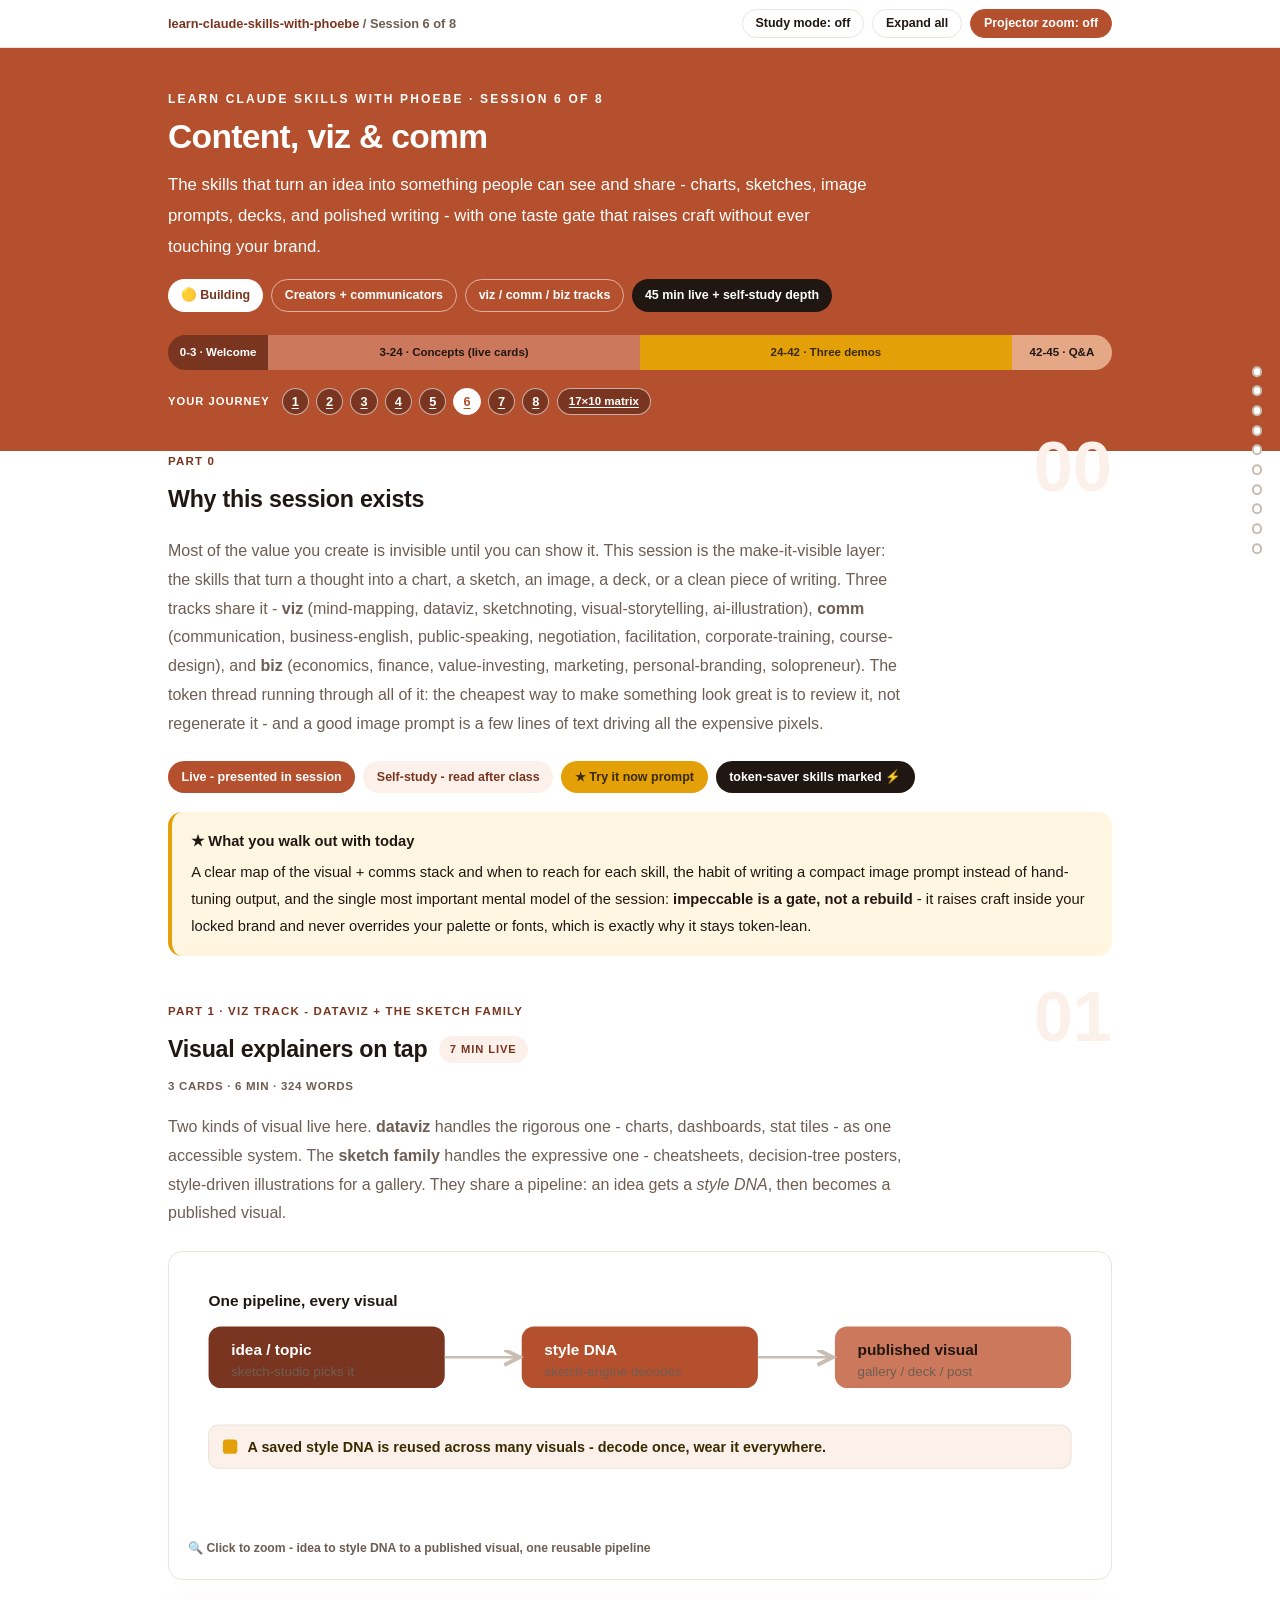
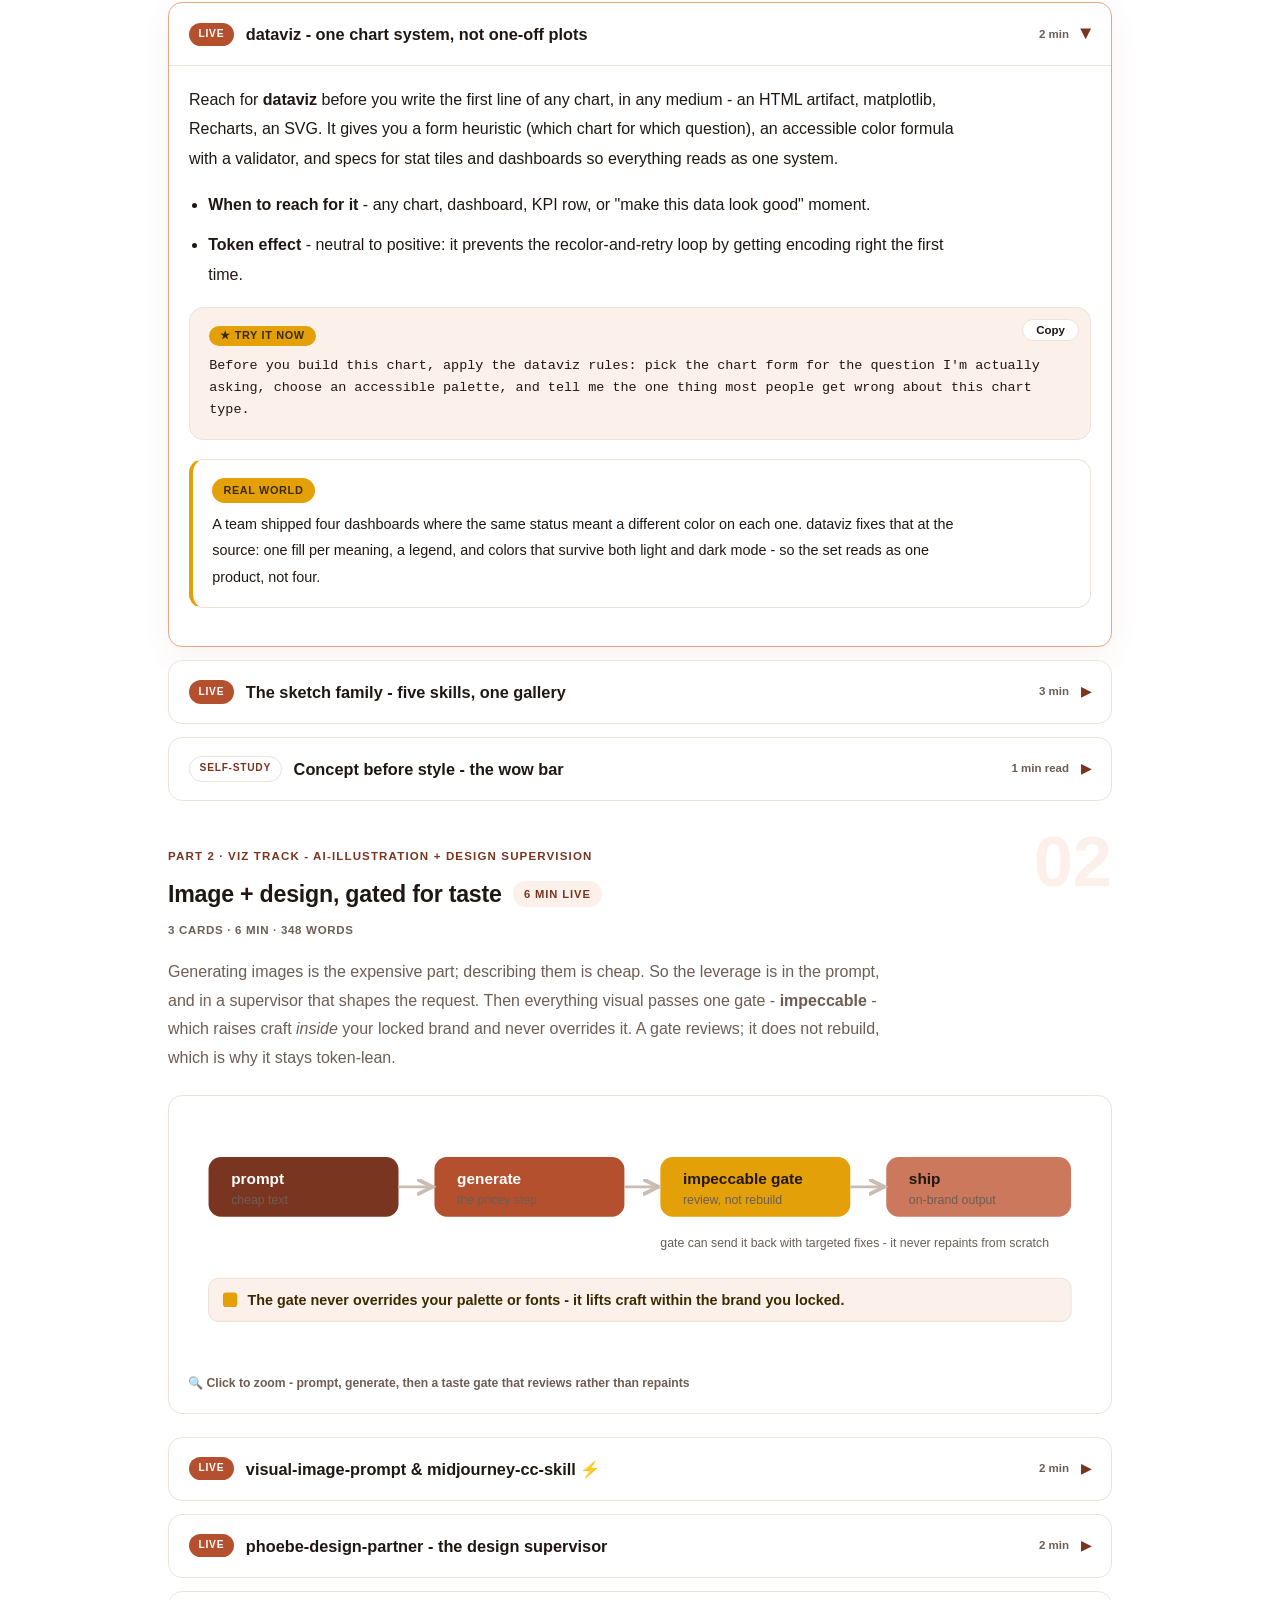
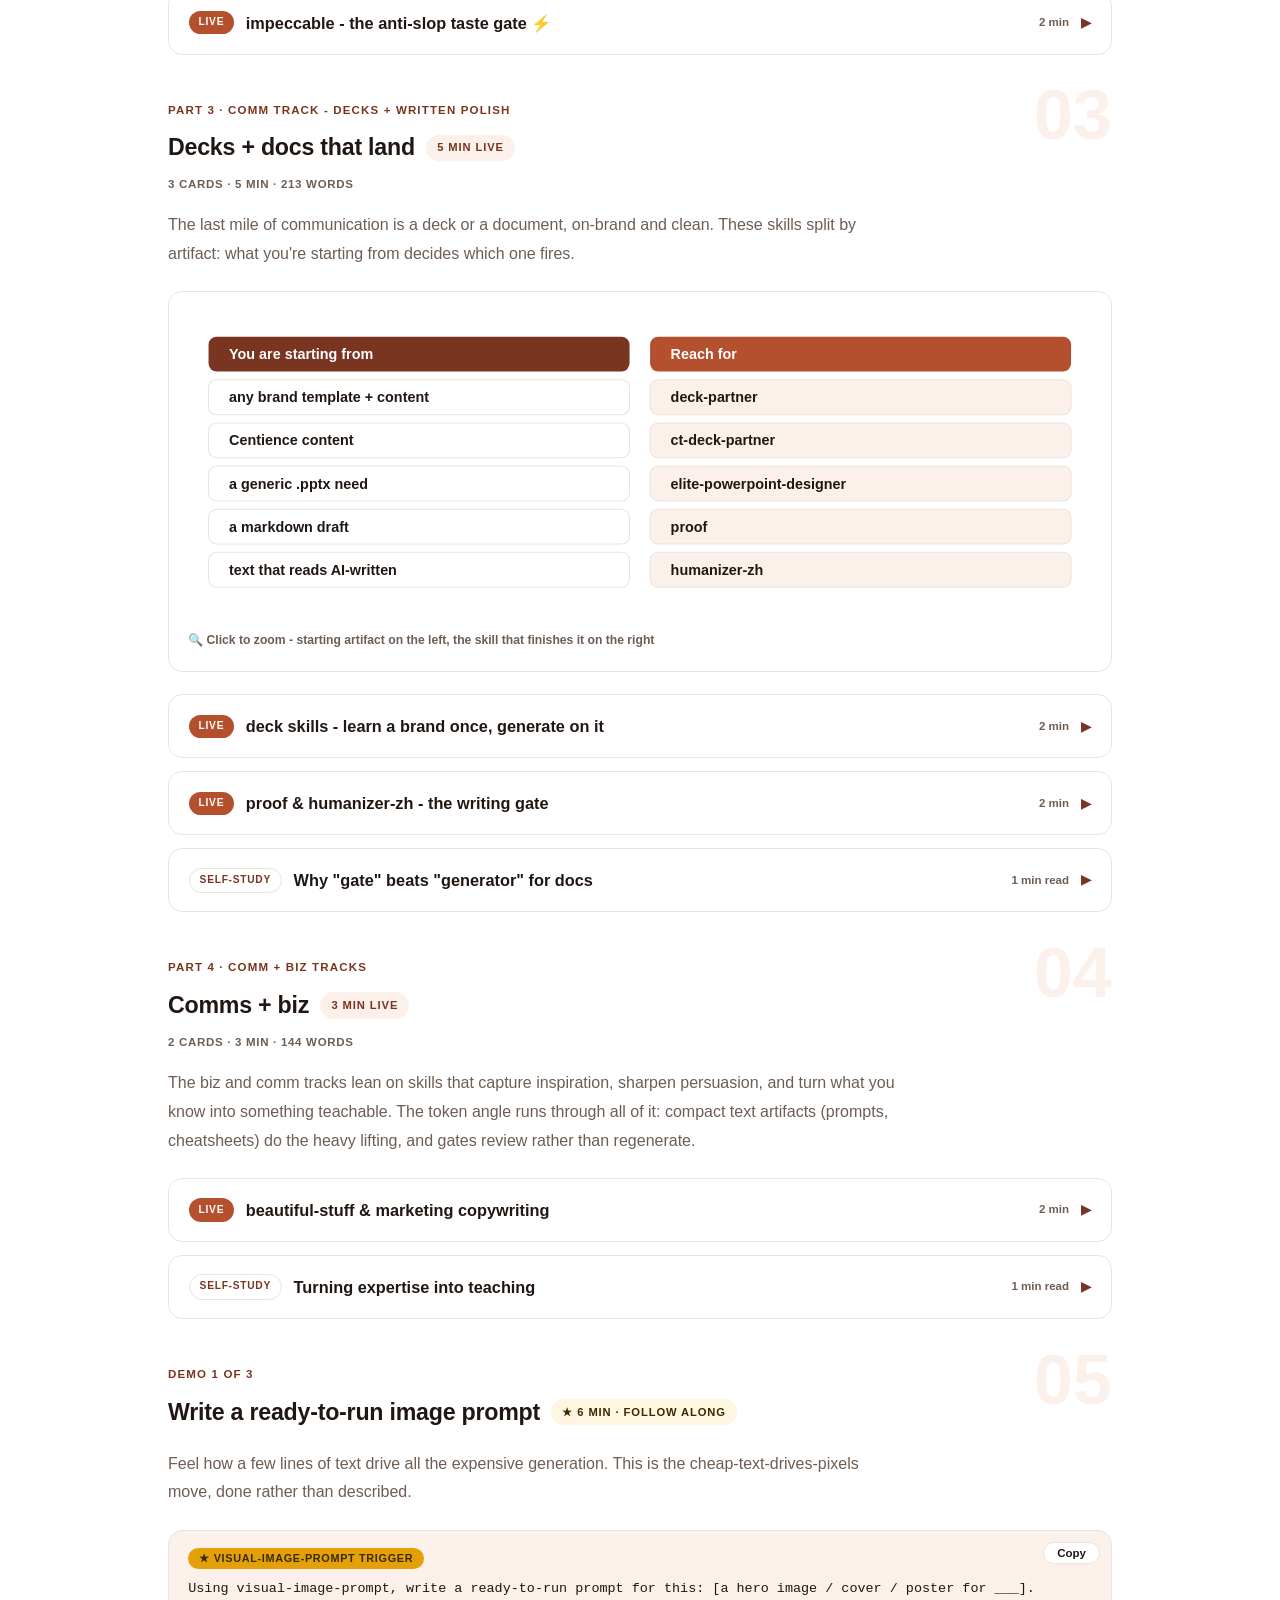
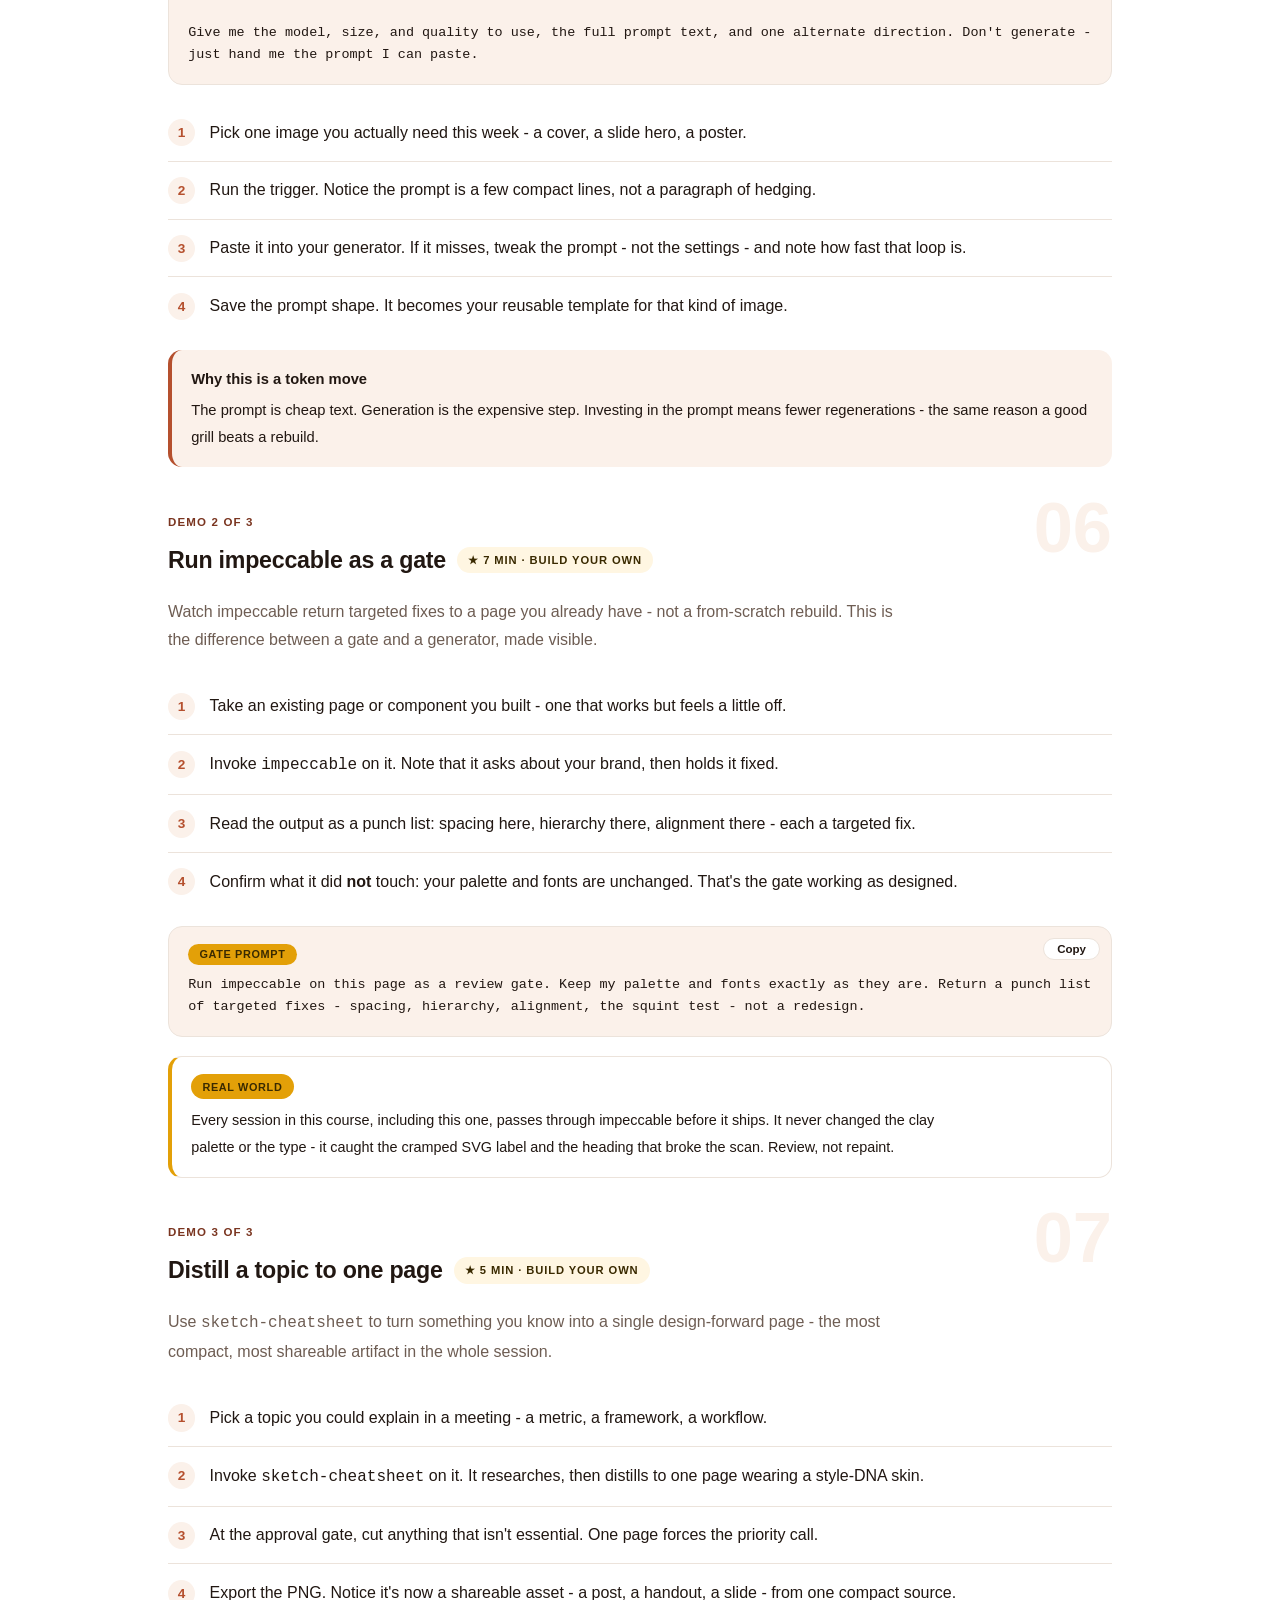
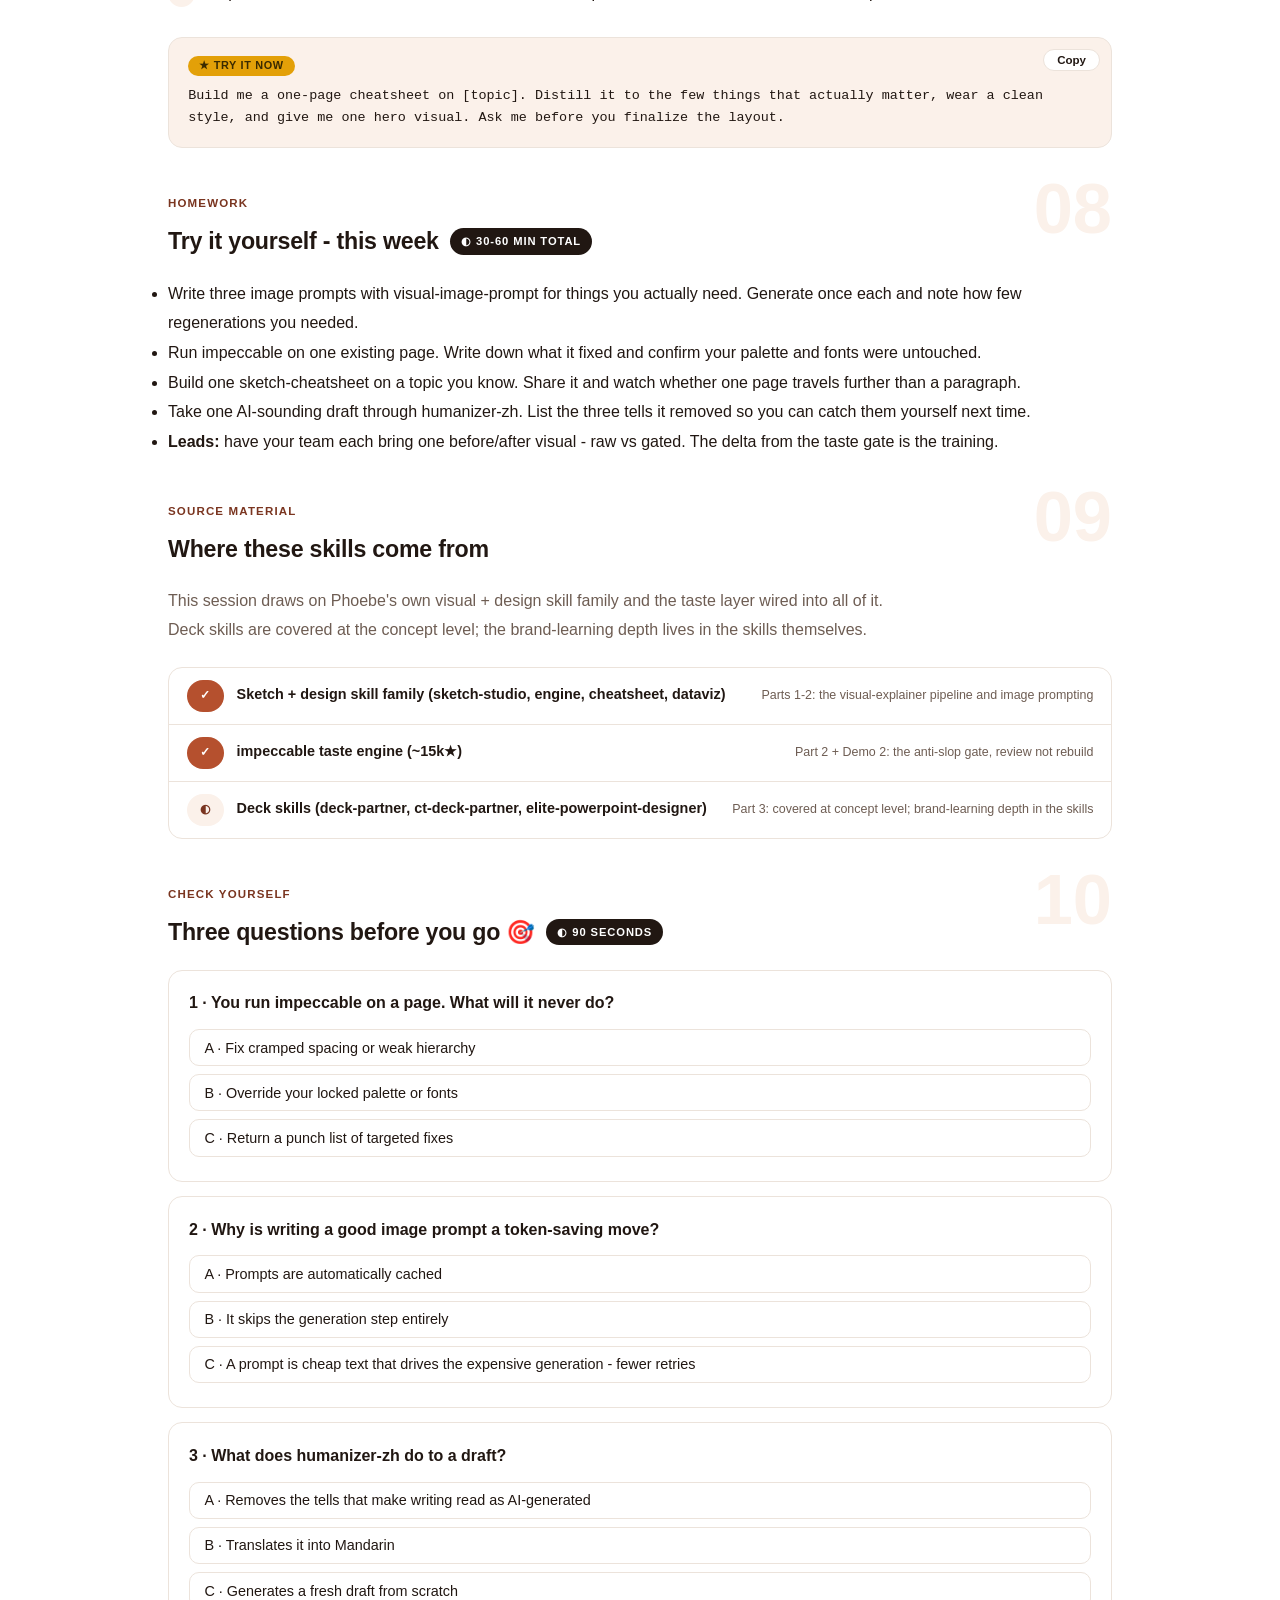
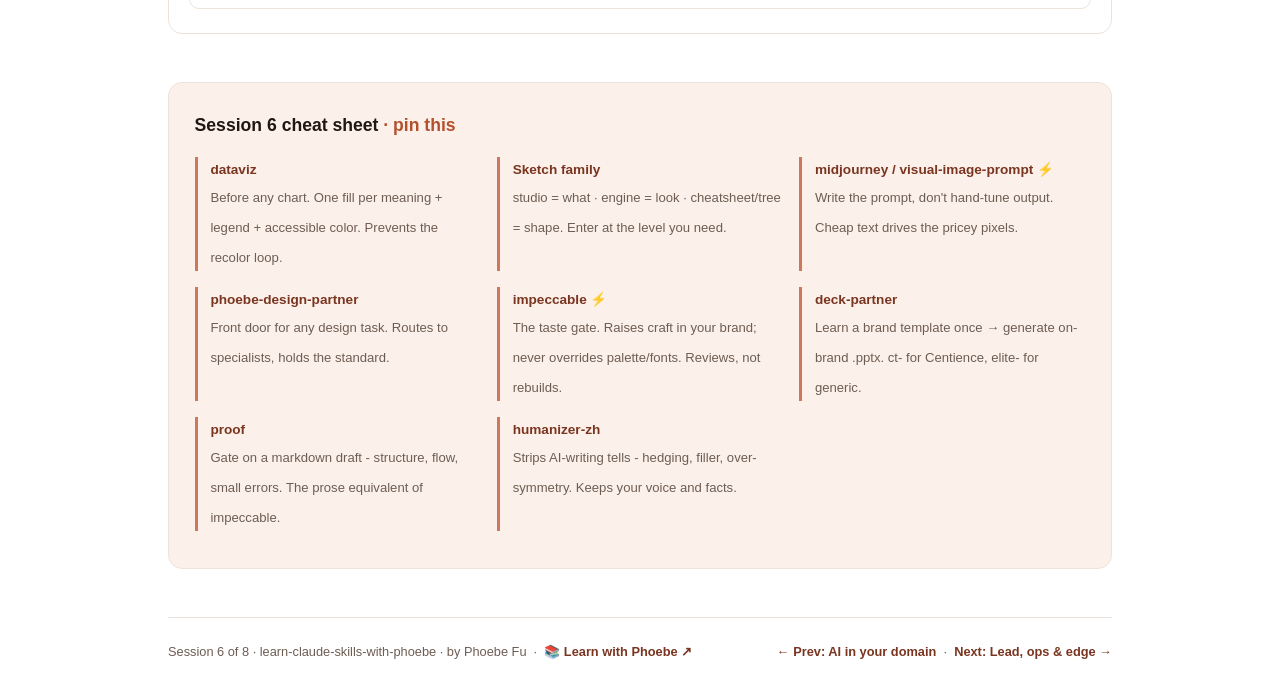
<file: courses/06-content-viz-comm.html>
<!DOCTYPE html>
<html lang="en">
<head>
<meta charset="UTF-8">
<meta name="viewport" content="width=device-width, initial-scale=1.0">
<!-- social:start -->
<meta name="description" content="Most of the value you create is invisible until you can show it. This session is the make-it-visible layer: the skills that turn a thought into a chart, a sketch, an image, a deck, or a...">
<meta property="og:type" content="article">
<meta property="og:site_name" content="Learn with Phoebe">
<meta property="og:title" content="Content, viz &amp; comm - learn claude skills with phoebe">
<meta property="og:description" content="Most of the value you create is invisible until you can show it. This session is the make-it-visible layer: the skills that turn a thought into a chart, a sketch, an image, a deck, or a...">
<meta property="og:url" content="https://phoebefu6.github.io/learn-claude-skills-with-phoebe/courses/06-content-viz-comm.html">
<meta property="og:image" content="https://phoebefu6.github.io/learn-claude-skills-with-phoebe/assets/og-cover.png">
<meta property="og:image:width" content="1200">
<meta property="og:image:height" content="630">
<meta name="twitter:card" content="summary_large_image">
<meta name="twitter:title" content="Content, viz &amp; comm - learn claude skills with phoebe">
<meta name="twitter:description" content="Most of the value you create is invisible until you can show it. This session is the make-it-visible layer: the skills that turn a thought into a chart, a sketch, an image, a deck, or a...">
<meta name="twitter:image" content="https://phoebefu6.github.io/learn-claude-skills-with-phoebe/assets/og-cover.png">
<!-- social:end -->
<title>Session 6 · Content, viz &amp; comm - learn claude skills with phoebe</title>
<link rel="stylesheet" href="../assets/style.css?v=26">
</head>
<body>

<div class="toolbar">
  <div class="wrap">
    <span class="crumb"><a href="../index.html">learn-claude-skills-with-phoebe</a> / Session 6 of 8</span>
    <button class="btn" id="toggle-all" type="button">Expand all</button>
    <button class="btn primary" id="zoom-toggle" type="button">Projector zoom: off</button>
  </div>
</div>

<header class="masthead">
  <div class="wrap">
    <div class="eyebrow">Learn Claude Skills with Phoebe · Session 6 of 8</div>
    <h1>Content, viz &amp; <span class="accent">comm</span></h1>
    <p class="sub">The skills that turn an idea into something people can see and share - charts, sketches, image prompts, decks, and polished writing - with one taste gate that raises craft without ever touching your brand.</p>
    <div class="chip-row">
      <span class="chip level">🟡 Building</span>
      <span class="chip audience">Creators + communicators</span>
      <span class="chip audience">viz / comm / biz tracks</span>
      <span class="chip time">45 min live + self-study depth</span>
    </div>
    <div class="agenda">
      <span class="a1" style="flex:1">0-3 · Welcome</span>
      <span class="a2" style="flex:4">3-24 · Concepts (live cards)</span>
      <span class="a3" style="flex:4">24-42 · Three demos</span>
      <span class="a4" style="flex:1">42-45 · Q&amp;A</span>
    </div>
  </div>
</header>

<main class="wrap">

  <!-- ============ INTRO ============ -->
  <section class="section" id="intro">
    <div class="section-kicker">
      <span class="klabel">Part 0</span>
      <h2>Why this session exists</h2>
    </div>
    <p class="lede">Most of the value you create is invisible until you can show it. This session is the make-it-visible layer: the skills that turn a thought into a chart, a sketch, an image, a deck, or a clean piece of writing. Three tracks share it - <strong>viz</strong> (mind-mapping, dataviz, sketchnoting, visual-storytelling, ai-illustration), <strong>comm</strong> (communication, business-english, public-speaking, negotiation, facilitation, corporate-training, course-design), and <strong>biz</strong> (economics, finance, value-investing, marketing, personal-branding, solopreneur). The token thread running through all of it: the cheapest way to make something look great is to review it, not regenerate it - and a good image prompt is a few lines of text driving all the expensive pixels.</p>
    <div class="legend">
      <span class="pill solid">Live - presented in session</span>
      <span class="pill light">Self-study - read after class</span>
      <span class="pill peach">★ Try it now prompt</span>
      <span class="pill inkpill">token-saver skills marked ⚡</span>
    </div>
    <div class="callout win">
      <strong>★ What you walk out with today</strong>
      A clear map of the visual + comms stack and when to reach for each skill, the habit of writing a compact image prompt instead of hand-tuning output, and the single most important mental model of the session: <strong>impeccable is a gate, not a rebuild</strong> - it raises craft inside your locked brand and never overrides your palette or fonts, which is exactly why it stays token-lean.
    </div>
  </section>

  <!-- ============ PART 1: VISUAL EXPLAINERS ============ -->
  <section class="section" id="visual-explainers">
    <div class="section-kicker">
      <span class="klabel">Part 1 · viz track - dataviz + the sketch family</span>
      <h2>Visual explainers on tap <span class="tag concept">7 min live</span></h2>
    </div>
    <p class="lede">Two kinds of visual live here. <strong>dataviz</strong> handles the rigorous one - charts, dashboards, stat tiles - as one accessible system. The <strong>sketch family</strong> handles the expressive one - cheatsheets, decision-tree posters, style-driven illustrations for a gallery. They share a pipeline: an idea gets a <em>style DNA</em>, then becomes a published visual.</p>

    <figure class="zoomable">
      <svg viewBox="0 0 880 250" xmlns="http://www.w3.org/2000/svg" role="img" aria-label="Pipeline from idea through style DNA to a published visual">
        <style>
          .vePipeW { font: 700 15px Inter, sans-serif; fill: #FFFFFF; }
          .vePipeI { font: 700 15px Inter, sans-serif; fill: #211712; }
          .vePipeT { font: 700 15px Inter, sans-serif; fill: #211712; }
          .vePipeX { font: 400 13px Inter, sans-serif; fill: #6E5D53; }
          .vePipeN { font: 600 14px Inter, sans-serif; fill: #3A2A00; }
          .vePipeA { stroke: #C9BCB2; stroke-width: 2.5; fill: none; marker-end: url(#vePipeAh); }
        </style>
        <defs>
          <marker id="vePipeAh" markerWidth="8" markerHeight="8" refX="6" refY="3" orient="auto">
            <path d="M0,0 L6,3 L0,6" fill="none" stroke="#C9BCB2" stroke-width="1.5"/>
          </marker>
        </defs>
        <text class="vePipeT" x="20" y="34">One pipeline, every visual</text>
        <rect x="20" y="54" width="230" height="60" rx="12" fill="#7A3520"/>
        <text class="vePipeW" x="42" y="82">idea / topic</text>
        <text class="vePipeX" x="42" y="102" fill="#F0C9B3">sketch-studio picks it</text>
        <rect x="325" y="54" width="230" height="60" rx="12" fill="#B5502E"/>
        <text class="vePipeW" x="347" y="82">style DNA</text>
        <text class="vePipeX" x="347" y="102" fill="#F5DAC8">sketch-engine decodes</text>
        <rect x="630" y="54" width="230" height="60" rx="12" fill="#CC785C"/>
        <text class="vePipeI" x="652" y="82">published visual</text>
        <text class="vePipeX" x="652" y="102">gallery / deck / post</text>
        <line class="vePipeA" x1="250" y1="84" x2="323" y2="84"/>
        <line class="vePipeA" x1="555" y1="84" x2="628" y2="84"/>
        <rect x="20" y="150" width="840" height="42" rx="10" fill="#FBF1EA" stroke="#ECE3DB"/>
        <rect x="34" y="164" width="14" height="14" rx="3" fill="#E3A008"/>
        <text class="vePipeN" x="58" y="176">A saved style DNA is reused across many visuals - decode once, wear it everywhere.</text>
      </svg>
      <figcaption>🔍 Click to zoom - idea to style DNA to a published visual, one reusable pipeline</figcaption>
    </figure>

    <details class="card" open>
      <summary><span class="mode live">Live</span>dataviz - one chart system, not one-off plots<span class="mini">2 min</span><span class="caret">▶</span></summary>
      <div class="body">
        <p>Reach for <strong>dataviz</strong> before you write the first line of any chart, in any medium - an HTML artifact, matplotlib, Recharts, an SVG. It gives you a form heuristic (which chart for which question), an accessible color formula with a validator, and specs for stat tiles and dashboards so everything reads as one system.</p>
        <ul>
          <li><strong>When to reach for it</strong> - any chart, dashboard, KPI row, or "make this data look good" moment.</li>
          <li><strong>Token effect</strong> - neutral to positive: it prevents the recolor-and-retry loop by getting encoding right the first time.</li>
        </ul>
        <div class="prompt-box good"><span class="label">★ Try it now</span>Before you build this chart, apply the dataviz rules: pick the chart form for the question I'm actually asking, choose an accessible palette, and tell me the one thing most people get wrong about this chart type.</div>
        <div class="callout example">
          <span class="ex-pill">Real world</span>
          <p>A team shipped four dashboards where the same status meant a different color on each one. dataviz fixes that at the source: one fill per meaning, a legend, and colors that survive both light and dark mode - so the set reads as one product, not four.</p>
        </div>
      </div>
    </details>

    <details class="card">
      <summary><span class="mode live">Live</span>The sketch family - five skills, one gallery<span class="mini">3 min</span><span class="caret">▶</span></summary>
      <div class="body">
        <p>The sketch skills turn a topic into an expressive visual and publish it. They divide the labor cleanly:</p>
        <table class="clean">
          <thead><tr><th>Skill</th><th>Its job</th></tr></thead>
          <tbody>
            <tr><td>sketch-studio</td><td>The gallery brain - strategy, the single idea pool, what to draw next</td></tr>
            <tr><td>sketch-engine</td><td>Decodes an inspiration image into reusable style DNA</td></tr>
            <tr><td>sketch-cheatsheet ⚡</td><td>Distills a topic into one design-forward page</td></tr>
            <tr><td>sketch-decision-tree</td><td>Builds a "which X should I use" poster</td></tr>
            <tr><td>daily-sketch-ideas</td><td>The daily make-and-publish ritual</td></tr>
          </tbody>
        </table>
        <p>The split matters: <strong>sketch-studio</strong> decides <em>what</em>, <strong>sketch-engine</strong> decides the <em>look</em>, and the format skills decide the <em>shape</em>. You rarely invoke all five - you enter at the level that matches the task.</p>
      </div>
    </details>

    <details class="card">
      <summary><span class="mode self">Self-study</span>Concept before style - the wow bar<span class="mini">1 min read</span><span class="caret">▶</span></summary>
      <div class="body">
        <p>Polished is not the same as wow. A visual earns its place when it says something words can't - a tension, a contrast, a "huh, I hadn't seen it that way." Nail the concept first; the style skin comes second. A beautiful render of a flat idea is still a flat idea.</p>
      </div>
    </details>
  </section>

  <!-- ============ PART 2: IMAGE + DESIGN, GATED ============ -->
  <section class="section" id="image-design">
    <div class="section-kicker">
      <span class="klabel">Part 2 · viz track - ai-illustration + design supervision</span>
      <h2>Image + design, gated for taste <span class="tag concept">6 min live</span></h2>
    </div>
    <p class="lede">Generating images is the expensive part; describing them is cheap. So the leverage is in the prompt, and in a supervisor that shapes the request. Then everything visual passes one gate - <strong>impeccable</strong> - which raises craft <em>inside</em> your locked brand and never overrides it. A gate reviews; it does not rebuild, which is why it stays token-lean.</p>

    <figure class="zoomable">
      <svg viewBox="0 0 880 240" xmlns="http://www.w3.org/2000/svg" role="img" aria-label="Four lanes: prompt, generate, impeccable gate, ship">
        <style>
          .idLaneW { font: 700 15px Inter, sans-serif; fill: #FFFFFF; }
          .idLaneI { font: 700 15px Inter, sans-serif; fill: #211712; }
          .idLaneX { font: 400 12px Inter, sans-serif; fill: #6E5D53; }
          .idLaneN { font: 600 14px Inter, sans-serif; fill: #3A2A00; }
          .idLaneA { stroke: #C9BCB2; stroke-width: 2.5; fill: none; marker-end: url(#idLaneAh); }
        </style>
        <defs>
          <marker id="idLaneAh" markerWidth="8" markerHeight="8" refX="6" refY="3" orient="auto">
            <path d="M0,0 L6,3 L0,6" fill="none" stroke="#C9BCB2" stroke-width="1.5"/>
          </marker>
        </defs>
        <rect x="20" y="40" width="185" height="58" rx="12" fill="#7A3520"/>
        <text class="idLaneW" x="42" y="66">prompt</text>
        <text class="idLaneX" x="42" y="86" fill="#F0C9B3">cheap text</text>
        <rect x="240" y="40" width="185" height="58" rx="12" fill="#B5502E"/>
        <text class="idLaneW" x="262" y="66">generate</text>
        <text class="idLaneX" x="262" y="86" fill="#F5DAC8">the pricey step</text>
        <rect x="460" y="40" width="185" height="58" rx="12" fill="#E3A008"/>
        <text class="idLaneI" x="482" y="66">impeccable gate</text>
        <text class="idLaneX" x="482" y="86">review, not rebuild</text>
        <rect x="680" y="40" width="180" height="58" rx="12" fill="#CC785C"/>
        <text class="idLaneI" x="702" y="66">ship</text>
        <text class="idLaneX" x="702" y="86">on-brand output</text>
        <line class="idLaneA" x1="205" y1="69" x2="238" y2="69"/>
        <line class="idLaneA" x1="425" y1="69" x2="458" y2="69"/>
        <line class="idLaneA" x1="645" y1="69" x2="678" y2="69"/>
        <text class="idLaneX" x="460" y="128">gate can send it back with targeted fixes - it never repaints from scratch</text>
        <rect x="20" y="158" width="840" height="42" rx="10" fill="#FBF1EA" stroke="#ECE3DB"/>
        <rect x="34" y="172" width="14" height="14" rx="3" fill="#E3A008"/>
        <text class="idLaneN" x="58" y="184">The gate never overrides your palette or fonts - it lifts craft within the brand you locked.</text>
      </svg>
      <figcaption>🔍 Click to zoom - prompt, generate, then a taste gate that reviews rather than repaints</figcaption>
    </figure>

    <details class="card">
      <summary><span class="mode live">Live</span>visual-image-prompt &amp; midjourney-cc-skill ⚡<span class="mini">2 min</span><span class="caret">▶</span></summary>
      <div class="body">
        <p>These two write the request instead of hand-tuning the result:</p>
        <ul>
          <li><strong>visual-image-prompt</strong> - writes ready-to-run prompts for Nano Banana / GPT Image with model, size, and quality picks. Reach for it for blog covers, slide art, posters, product shots, storyboards.</li>
          <li><strong>midjourney-cc-skill</strong> - Midjourney-specific: constructs prompts, chooses between <code>--sref</code> / <code>--oref</code> / style codes, scores output, debugs why a prompt missed.</li>
          <li><strong>Token effect</strong> ⚡ - a prompt is a few lines of text that drives all the expensive generation. Getting the prompt right beats regenerating five times.</li>
        </ul>
        <div class="prompt-box good"><span class="label">★ Try it now</span>Write me a ready-to-run image prompt for [a slide hero / blog cover about ___]. Include the model, size, and quality you'd use, and one alternate direction if the first misses.</div>
      </div>
    </details>

    <details class="card">
      <summary><span class="mode live">Live</span>phoebe-design-partner - the design supervisor<span class="mini">2 min</span><span class="caret">▶</span></summary>
      <div class="body">
        <p><strong>phoebe-design-partner</strong> is the front door for any design task - decks, dashboards, pages, posters, brand systems. It orchestrates the installed design skills and re-fits their output to an editorial-bold default with disciplined encoding and accessible color. You describe what you want to look good; it routes to the right specialist and holds the standard.</p>
        <ul>
          <li><strong>When to reach for it</strong> - "design this", "redesign this", "make it professional", or any screenshot/table you want to look good.</li>
        </ul>
        <div class="callout example">
          <span class="ex-pill">Real world</span>
          <p>A founder pasted a raw capability table and asked for "something board-ready." The supervisor picked the layout archetype, applied one fill per meaning with a legend, and handed back a slide that read in five seconds - without the founder naming a single design skill.</p>
        </div>
      </div>
    </details>

    <details class="card">
      <summary><span class="mode live">Live</span>impeccable - the anti-slop taste gate ⚡<span class="mini">2 min</span><span class="caret">▶</span></summary>
      <div class="body">
        <p><strong>impeccable</strong> (~15k★) is the final gate on anything visual. Two rules define it and they are the whole point:</p>
        <ul>
          <li><strong>It raises craft within a locked brand</strong> - spacing, hierarchy, alignment, the squint test - and <strong>never overrides your palette or fonts</strong>.</li>
          <li><strong>It is a gate, not a rebuild</strong> ⚡ - it returns targeted fixes to what exists, so it reviews rather than regenerating. That is why it is token-lean even on a heavy page.</li>
        </ul>
        <div class="callout tip">
          <strong>Gate, not painter</strong>
          If you want a different brand, that's a design decision you make - not something impeccable does behind your back. It makes <em>your</em> choices land better; it doesn't replace them.
        </div>
      </div>
    </details>
  </section>

  <!-- ============ PART 3: DECKS + DOCS ============ -->
  <section class="section" id="decks-docs">
    <div class="section-kicker">
      <span class="klabel">Part 3 · comm track - decks + written polish</span>
      <h2>Decks + docs that land <span class="tag concept">5 min live</span></h2>
    </div>
    <p class="lede">The last mile of communication is a deck or a document, on-brand and clean. These skills split by artifact: what you're starting from decides which one fires.</p>

    <figure class="zoomable">
      <svg viewBox="0 0 880 300" xmlns="http://www.w3.org/2000/svg" role="img" aria-label="Table mapping a starting artifact to the skill that finishes it">
        <style>
          .ddMapH { font: 700 14px Inter, sans-serif; fill: #FFFFFF; }
          .ddMapT { font: 700 14px Inter, sans-serif; fill: #211712; }
          .ddMapX { font: 400 13px Inter, sans-serif; fill: #6E5D53; }
          .ddMapN { font: 600 14px Inter, sans-serif; fill: #3A2A00; }
        </style>
        <rect x="20" y="24" width="410" height="34" rx="8" fill="#7A3520"/>
        <text class="ddMapH" x="40" y="46">You are starting from</text>
        <rect x="450" y="24" width="410" height="34" rx="8" fill="#B5502E"/>
        <text class="ddMapH" x="470" y="46">Reach for</text>
        <rect x="20" y="66" width="410" height="34" rx="8" fill="#FFFFFF" stroke="#ECE3DB"/>
        <text class="ddMapT" x="40" y="88">any brand template + content</text>
        <rect x="450" y="66" width="410" height="34" rx="8" fill="#FBF1EA" stroke="#ECE3DB"/>
        <text class="ddMapT" x="470" y="88">deck-partner</text>
        <rect x="20" y="108" width="410" height="34" rx="8" fill="#FFFFFF" stroke="#ECE3DB"/>
        <text class="ddMapT" x="40" y="130">Centience content</text>
        <rect x="450" y="108" width="410" height="34" rx="8" fill="#FBF1EA" stroke="#ECE3DB"/>
        <text class="ddMapT" x="470" y="130">ct-deck-partner</text>
        <rect x="20" y="150" width="410" height="34" rx="8" fill="#FFFFFF" stroke="#ECE3DB"/>
        <text class="ddMapT" x="40" y="172">a generic .pptx need</text>
        <rect x="450" y="150" width="410" height="34" rx="8" fill="#FBF1EA" stroke="#ECE3DB"/>
        <text class="ddMapT" x="470" y="172">elite-powerpoint-designer</text>
        <rect x="20" y="192" width="410" height="34" rx="8" fill="#FFFFFF" stroke="#ECE3DB"/>
        <text class="ddMapT" x="40" y="214">a markdown draft</text>
        <rect x="450" y="192" width="410" height="34" rx="8" fill="#FBF1EA" stroke="#ECE3DB"/>
        <text class="ddMapT" x="470" y="214">proof</text>
        <rect x="20" y="234" width="410" height="34" rx="8" fill="#FFFFFF" stroke="#ECE3DB"/>
        <text class="ddMapT" x="40" y="256">text that reads AI-written</text>
        <rect x="450" y="234" width="410" height="34" rx="8" fill="#FBF1EA" stroke="#ECE3DB"/>
        <text class="ddMapT" x="470" y="256">humanizer-zh</text>
      </svg>
      <figcaption>🔍 Click to zoom - starting artifact on the left, the skill that finishes it on the right</figcaption>
    </figure>

    <details class="card">
      <summary><span class="mode live">Live</span>deck skills - learn a brand once, generate on it<span class="mini">2 min</span><span class="caret">▶</span></summary>
      <div class="body">
        <ul>
          <li><strong>deck-partner</strong> - feed it any company's template once; it learns the brand (palette, fonts, logos, layouts) into a locked profile, then turns your content + slide idea into an on-brand .pptx.</li>
          <li><strong>ct-deck-partner</strong> - the Centience-branded version, matched to the official template.</li>
          <li><strong>elite-powerpoint-designer</strong> - a strong generic deck builder when there's no brand to match.</li>
        </ul>
        <p><strong>When to reach for which</strong>: named brand you'll reuse → deck-partner; Centience → ct-deck-partner; one-off with no brand → elite-powerpoint-designer.</p>
      </div>
    </details>

    <details class="card">
      <summary><span class="mode live">Live</span>proof &amp; humanizer-zh - the writing gate<span class="mini">2 min</span><span class="caret">▶</span></summary>
      <div class="body">
        <ul>
          <li><strong>proof</strong> - polishes a markdown draft: tightens structure, fixes flow, catches the small errors. It's the written equivalent of impeccable - a gate on prose.</li>
          <li><strong>humanizer-zh</strong> - strips the tells that make writing read as AI-generated: the hedging, the throat-clearing, the over-balanced "on one hand / on the other." Leaves your voice.</li>
        </ul>
        <div class="prompt-box good"><span class="label">★ Try it now</span>Run this draft through a humanizing pass: remove the AI-writing tells - hedging, filler transitions, over-symmetry - and keep my actual voice and every fact. Show me what you cut.</div>
      </div>
    </details>

    <details class="card">
      <summary><span class="mode self">Self-study</span>Why "gate" beats "generator" for docs<span class="mini">1 min read</span><span class="caret">▶</span></summary>
      <div class="body">
        <p>Asking a model to rewrite a doc from scratch spends tokens on everything, including the parts that were already fine. A gate reads what you have and returns edits - far cheaper, and it keeps your voice instead of flattening it into a generic one. proof and humanizer-zh both work this way on purpose.</p>
      </div>
    </details>
  </section>

  <!-- ============ PART 4: COMMS + BIZ ============ -->
  <section class="section" id="comms-biz">
    <div class="section-kicker">
      <span class="klabel">Part 4 · comm + biz tracks</span>
      <h2>Comms + biz <span class="tag concept">3 min live</span></h2>
    </div>
    <p class="lede">The biz and comm tracks lean on skills that capture inspiration, sharpen persuasion, and turn what you know into something teachable. The token angle runs through all of it: compact text artifacts (prompts, cheatsheets) do the heavy lifting, and gates review rather than regenerate.</p>

    <details class="card">
      <summary><span class="mode live">Live</span>beautiful-stuff &amp; marketing copywriting<span class="mini">2 min</span><span class="caret">▶</span></summary>
      <div class="body">
        <ul>
          <li><strong>beautiful-stuff</strong> - the muse layer. Capture anything that made you say "wow" into a private wiki, and get one daily spark of something to try. It beats perfectionism by making you ship one small thing a day, and it feeds the sketch pipeline.</li>
          <li><strong>marketing-skills:copywriting</strong> - persuasion craft for landing pages, offers, and posts. Part of a large marketing pack (ads, SEO, launch, pricing) you pull from per task.</li>
        </ul>
      </div>
    </details>

    <details class="card">
      <summary><span class="mode self">Self-study</span>Turning expertise into teaching<span class="mini">1 min read</span><span class="caret">▶</span></summary>
      <div class="body">
        <p><strong>course-builder</strong> and <strong>corporate-training</strong> take what you know and shape it into sessions others can learn from - the exact pipeline that produced this course. The forcing function is real: building a course makes you learn the topic properly, and the artifact doubles as a magnet for an audience or clients. The token discipline holds here too - image prompts and one-page cheatsheets are compact text, and the taste gate reviews the output instead of regenerating it.</p>
      </div>
    </details>
  </section>

  <!-- ============ DEMO 1 ============ -->
  <section class="section" id="demo-1">
    <div class="section-kicker">
      <span class="klabel">Demo 1 of 3</span>
      <h2>Write a ready-to-run image prompt <span class="tag demo">★ 6 min · follow along</span></h2>
    </div>
    <p class="lede">Feel how a few lines of text drive all the expensive generation. This is the cheap-text-drives-pixels move, done rather than described.</p>
    <div class="prompt-box good"><span class="label">★ visual-image-prompt trigger</span>Using visual-image-prompt, write a ready-to-run prompt for this: [a hero image / cover / poster for ___].

Give me the model, size, and quality to use, the full prompt text, and one alternate direction. Don't generate - just hand me the prompt I can paste.</div>
    <div class="steps">
      <div class="step"><p>Pick one image you actually need this week - a cover, a slide hero, a poster.</p></div>
      <div class="step"><p>Run the trigger. Notice the prompt is a few compact lines, not a paragraph of hedging.</p></div>
      <div class="step"><p>Paste it into your generator. If it misses, tweak the prompt - not the settings - and note how fast that loop is.</p></div>
      <div class="step"><p>Save the prompt shape. It becomes your reusable template for that kind of image.</p></div>
    </div>
    <div class="callout tip">
      <strong>Why this is a token move</strong>
      The prompt is cheap text. Generation is the expensive step. Investing in the prompt means fewer regenerations - the same reason a good grill beats a rebuild.
    </div>
  </section>

  <!-- ============ DEMO 2 ============ -->
  <section class="section" id="demo-2">
    <div class="section-kicker">
      <span class="klabel">Demo 2 of 3</span>
      <h2>Run impeccable as a gate <span class="tag demo">★ 7 min · build your own</span></h2>
    </div>
    <p class="lede">Watch impeccable return targeted fixes to a page you already have - not a from-scratch rebuild. This is the difference between a gate and a generator, made visible.</p>
    <div class="steps">
      <div class="step"><p>Take an existing page or component you built - one that works but feels a little off.</p></div>
      <div class="step"><p>Invoke <code>impeccable</code> on it. Note that it asks about your brand, then holds it fixed.</p></div>
      <div class="step"><p>Read the output as a punch list: spacing here, hierarchy there, alignment there - each a targeted fix.</p></div>
      <div class="step"><p>Confirm what it did <strong>not</strong> touch: your palette and fonts are unchanged. That's the gate working as designed.</p></div>
    </div>
    <div class="prompt-box good"><span class="label">Gate prompt</span>Run impeccable on this page as a review gate. Keep my palette and fonts exactly as they are. Return a punch list of targeted fixes - spacing, hierarchy, alignment, the squint test - not a redesign.</div>
    <div class="callout example">
      <span class="ex-pill">Real world</span>
      <p>Every session in this course, including this one, passes through impeccable before it ships. It never changed the clay palette or the type - it caught the cramped SVG label and the heading that broke the scan. Review, not repaint.</p>
    </div>
  </section>

  <!-- ============ DEMO 3 ============ -->
  <section class="section" id="demo-3">
    <div class="section-kicker">
      <span class="klabel">Demo 3 of 3</span>
      <h2>Distill a topic to one page <span class="tag demo">★ 5 min · build your own</span></h2>
    </div>
    <p class="lede">Use <code>sketch-cheatsheet</code> to turn something you know into a single design-forward page - the most compact, most shareable artifact in the whole session.</p>
    <div class="steps">
      <div class="step"><p>Pick a topic you could explain in a meeting - a metric, a framework, a workflow.</p></div>
      <div class="step"><p>Invoke <code>sketch-cheatsheet</code> on it. It researches, then distills to one page wearing a style-DNA skin.</p></div>
      <div class="step"><p>At the approval gate, cut anything that isn't essential. One page forces the priority call.</p></div>
      <div class="step"><p>Export the PNG. Notice it's now a shareable asset - a post, a handout, a slide - from one compact source.</p></div>
    </div>
    <div class="prompt-box good"><span class="label">★ Try it now</span>Build me a one-page cheatsheet on [topic]. Distill it to the few things that actually matter, wear a clean style, and give me one hero visual. Ask me before you finalize the layout.</div>
  </section>

  <!-- ============ TRY IT YOURSELF ============ -->
  <section class="section" id="exercise">
    <div class="section-kicker">
      <span class="klabel">Homework</span>
      <h2>Try it yourself - this week <span class="tag exercise">◐ 30-60 min total</span></h2>
    </div>
    <ul>
      <li>Write three image prompts with visual-image-prompt for things you actually need. Generate once each and note how few regenerations you needed.</li>
      <li>Run impeccable on one existing page. Write down what it fixed and confirm your palette and fonts were untouched.</li>
      <li>Build one sketch-cheatsheet on a topic you know. Share it and watch whether one page travels further than a paragraph.</li>
      <li>Take one AI-sounding draft through humanizer-zh. List the three tells it removed so you can catch them yourself next time.</li>
      <li><strong>Leads:</strong> have your team each bring one before/after visual - raw vs gated. The delta from the taste gate is the training.</li>
    </ul>
  </section>

  <!-- ============ SOURCE MATERIAL ============ -->
  <section class="section" id="official">
    <div class="section-kicker">
      <span class="klabel">Source material</span>
      <h2>Where these skills come from</h2>
    </div>
    <p class="lede">This session draws on Phoebe's own visual + design skill family and the taste layer wired into all of it. Deck skills are covered at the concept level; the brand-learning depth lives in the skills themselves.</p>
    <div class="covered">
      <div class="covered-row"><span class="status pill solid">✓</span><span class="name">Sketch + design skill family (sketch-studio, engine, cheatsheet, dataviz)</span><span class="note">Parts 1-2: the visual-explainer pipeline and image prompting</span></div>
      <div class="covered-row"><span class="status pill solid">✓</span><span class="name">impeccable taste engine (~15k★)</span><span class="note">Part 2 + Demo 2: the anti-slop gate, review not rebuild</span></div>
      <div class="covered-row"><span class="status pill light">◐</span><span class="name">Deck skills (deck-partner, ct-deck-partner, elite-powerpoint-designer)</span><span class="note">Part 3: covered at concept level; brand-learning depth in the skills</span></div>
    </div>
  </section>

  <!-- ============ QUIZ ============ -->
  <section class="section" id="quiz">
    <div class="section-kicker">
      <span class="klabel">Check yourself</span>
      <h2>Three questions before you go 🎯 <span class="tag exercise">◐ 90 seconds</span></h2>
    </div>
    <div class="quiz-q" data-answer="1">
      <p class="qtext">1 · You run impeccable on a page. What will it never do?</p>
      <button class="qopt" type="button">A · Fix cramped spacing or weak hierarchy</button>
      <button class="qopt" type="button">B · Override your locked palette or fonts</button>
      <button class="qopt" type="button">C · Return a punch list of targeted fixes</button>
      <p class="qwhy">impeccable is a gate that raises craft within your brand. It never overrides palette or fonts - that's a design decision you own.</p>
    </div>
    <div class="quiz-q" data-answer="2">
      <p class="qtext">2 · Why is writing a good image prompt a token-saving move?</p>
      <button class="qopt" type="button">A · Prompts are automatically cached</button>
      <button class="qopt" type="button">B · It skips the generation step entirely</button>
      <button class="qopt" type="button">C · A prompt is cheap text that drives the expensive generation - fewer retries</button>
      <p class="qwhy">Generation is the pricey part. Investing in a compact prompt means fewer regenerations, the same logic as grill-before-build.</p>
    </div>
    <div class="quiz-q" data-answer="0">
      <p class="qtext">3 · What does humanizer-zh do to a draft?</p>
      <button class="qopt" type="button">A · Removes the tells that make writing read as AI-generated</button>
      <button class="qopt" type="button">B · Translates it into Mandarin</button>
      <button class="qopt" type="button">C · Generates a fresh draft from scratch</button>
      <p class="qwhy">It strips hedging, filler transitions, and over-symmetry while keeping your voice and facts - a gate on prose, not a generator.</p>
    </div>
    <p class="quiz-score"></p>
  </section>

  <!-- ============ CHEAT SHEET ============ -->
  <section class="cheat" id="cheatsheet">
    <h3>Session 6 cheat sheet <span>· pin this</span></h3>
    <div class="grid-2">
      <div class="cheat-item"><b>dataviz</b><span>Before any chart. One fill per meaning + legend + accessible color. Prevents the recolor loop.</span></div>
      <div class="cheat-item"><b>Sketch family</b><span>studio = what · engine = look · cheatsheet/tree = shape. Enter at the level you need.</span></div>
      <div class="cheat-item"><b>midjourney / visual-image-prompt ⚡</b><span>Write the prompt, don't hand-tune output. Cheap text drives the pricey pixels.</span></div>
      <div class="cheat-item"><b>phoebe-design-partner</b><span>Front door for any design task. Routes to specialists, holds the standard.</span></div>
      <div class="cheat-item"><b>impeccable ⚡</b><span>The taste gate. Raises craft in your brand; never overrides palette/fonts. Reviews, not rebuilds.</span></div>
      <div class="cheat-item"><b>deck-partner</b><span>Learn a brand template once → generate on-brand .pptx. ct- for Centience, elite- for generic.</span></div>
      <div class="cheat-item"><b>proof</b><span>Gate on a markdown draft - structure, flow, small errors. The prose equivalent of impeccable.</span></div>
      <div class="cheat-item"><b>humanizer-zh</b><span>Strips AI-writing tells - hedging, filler, over-symmetry. Keeps your voice and facts.</span></div>
    </div>
  </section>

  <footer class="pagefoot">
    <span>Session 6 of 8 · learn-claude-skills-with-phoebe · by Phoebe Fu &nbsp;·&nbsp; 📚 <a href="https://phoebefu6.github.io/learn-with-phoebe/">Learn with Phoebe ↗</a></span>
    <span><a href="05-ai-domains.html">← Prev: AI in your domain</a> &nbsp;·&nbsp; <a href="07-lead-ops-edge.html">Next: Lead, ops &amp; edge →</a></span>
  </footer>

</main>

<script src="../assets/app.js?v=25"></script>
</body>
</html>
</file>
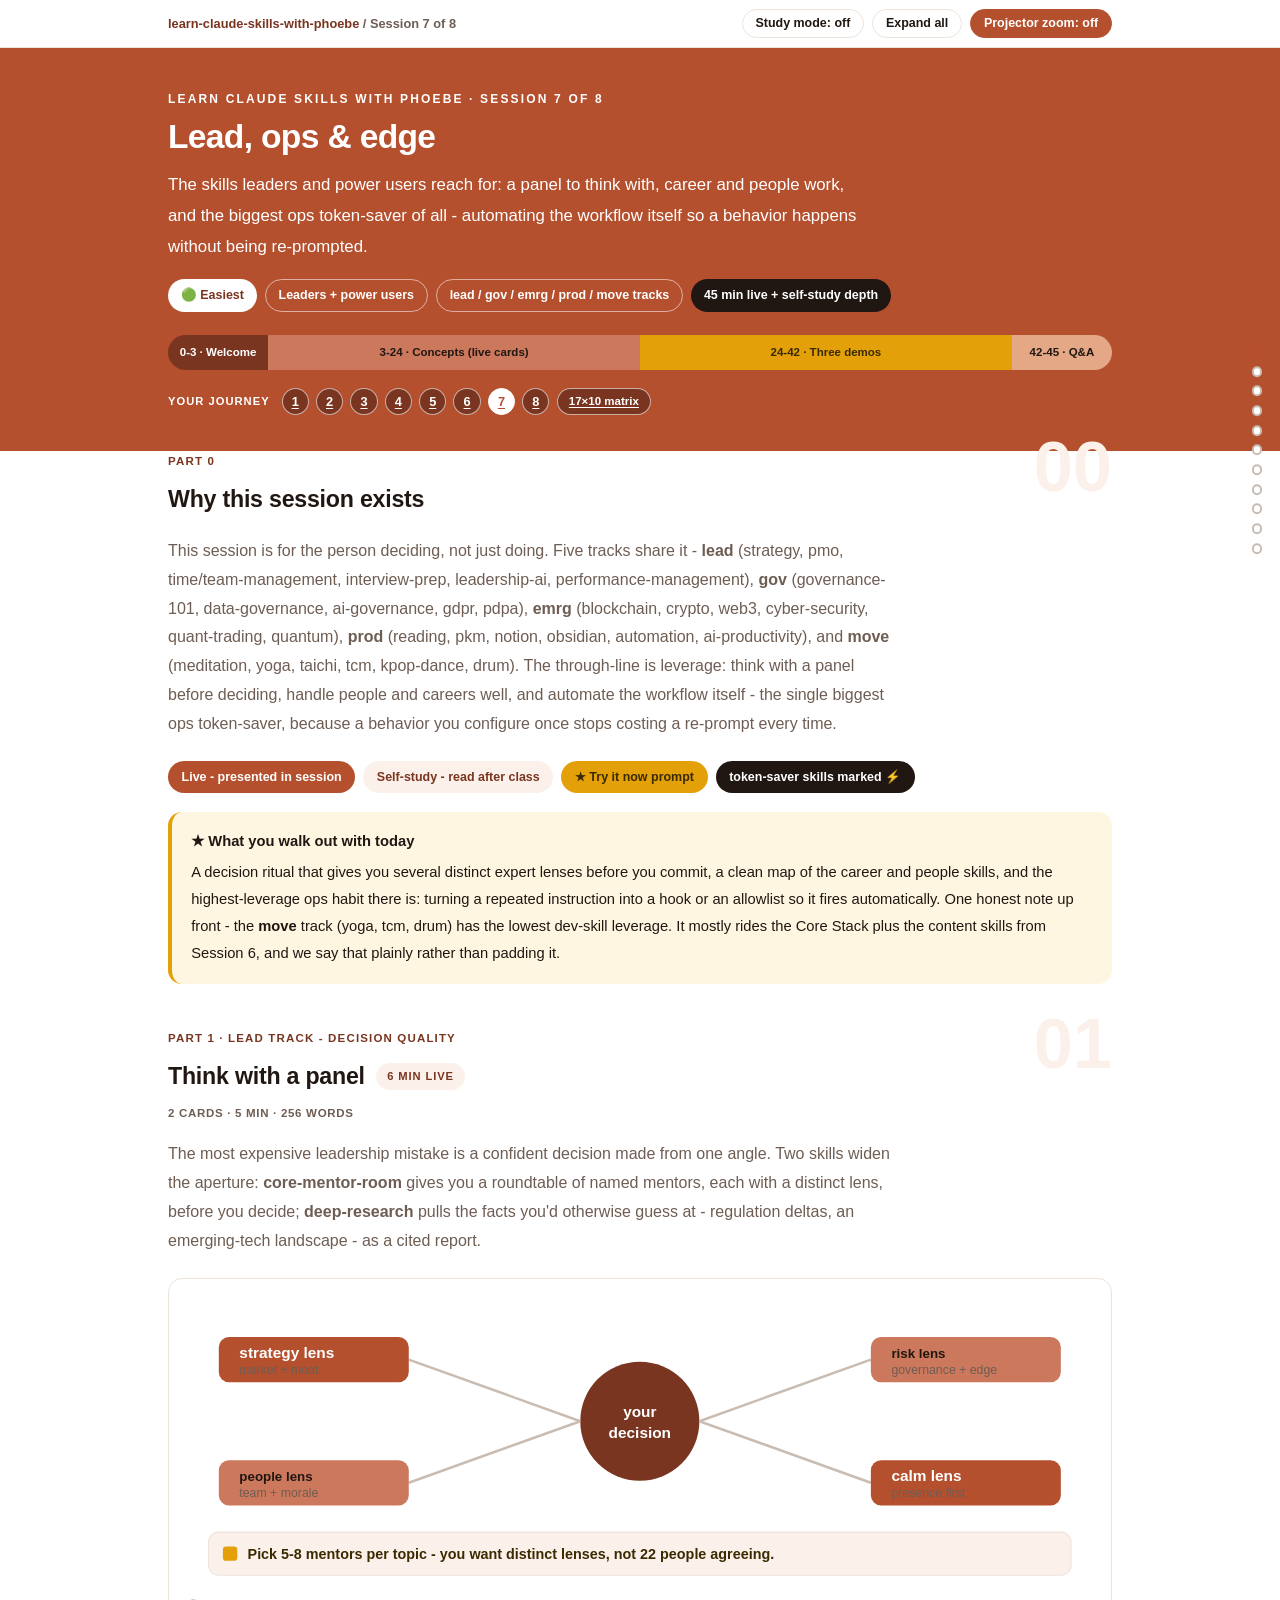
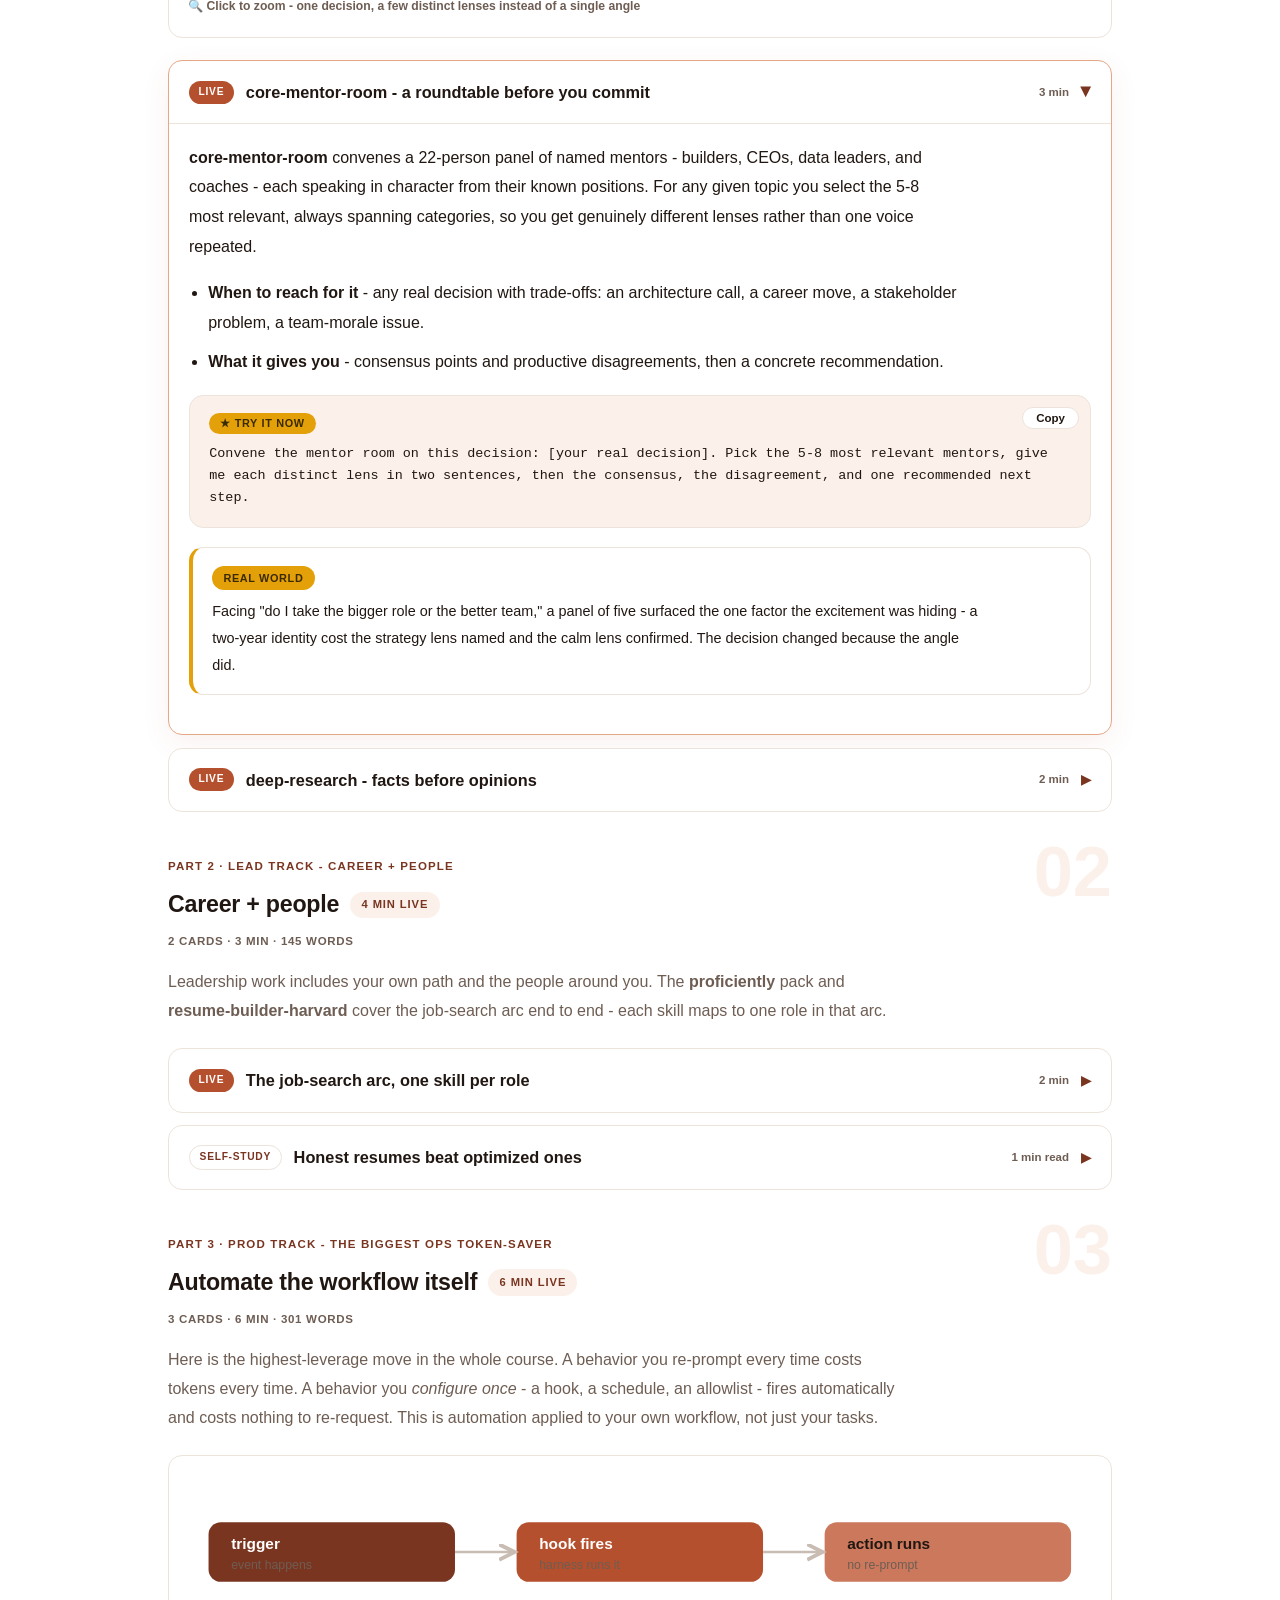
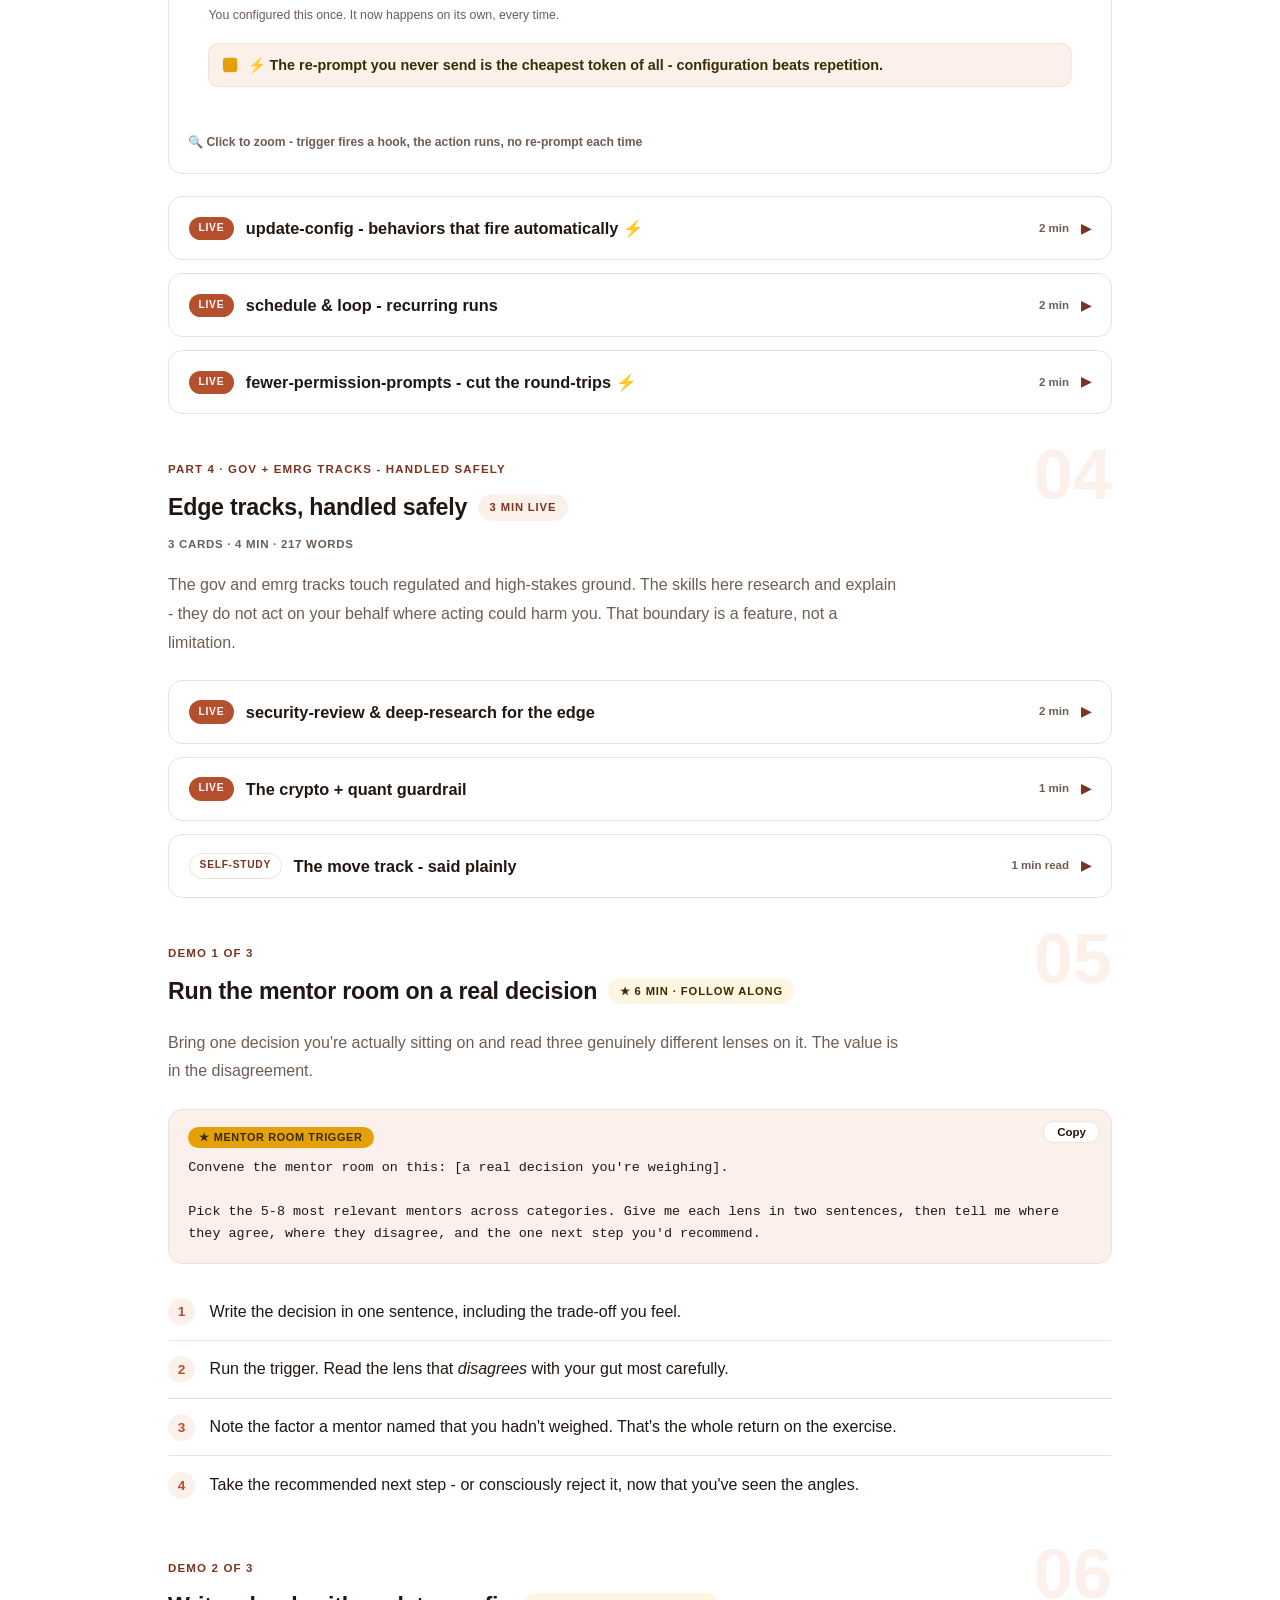
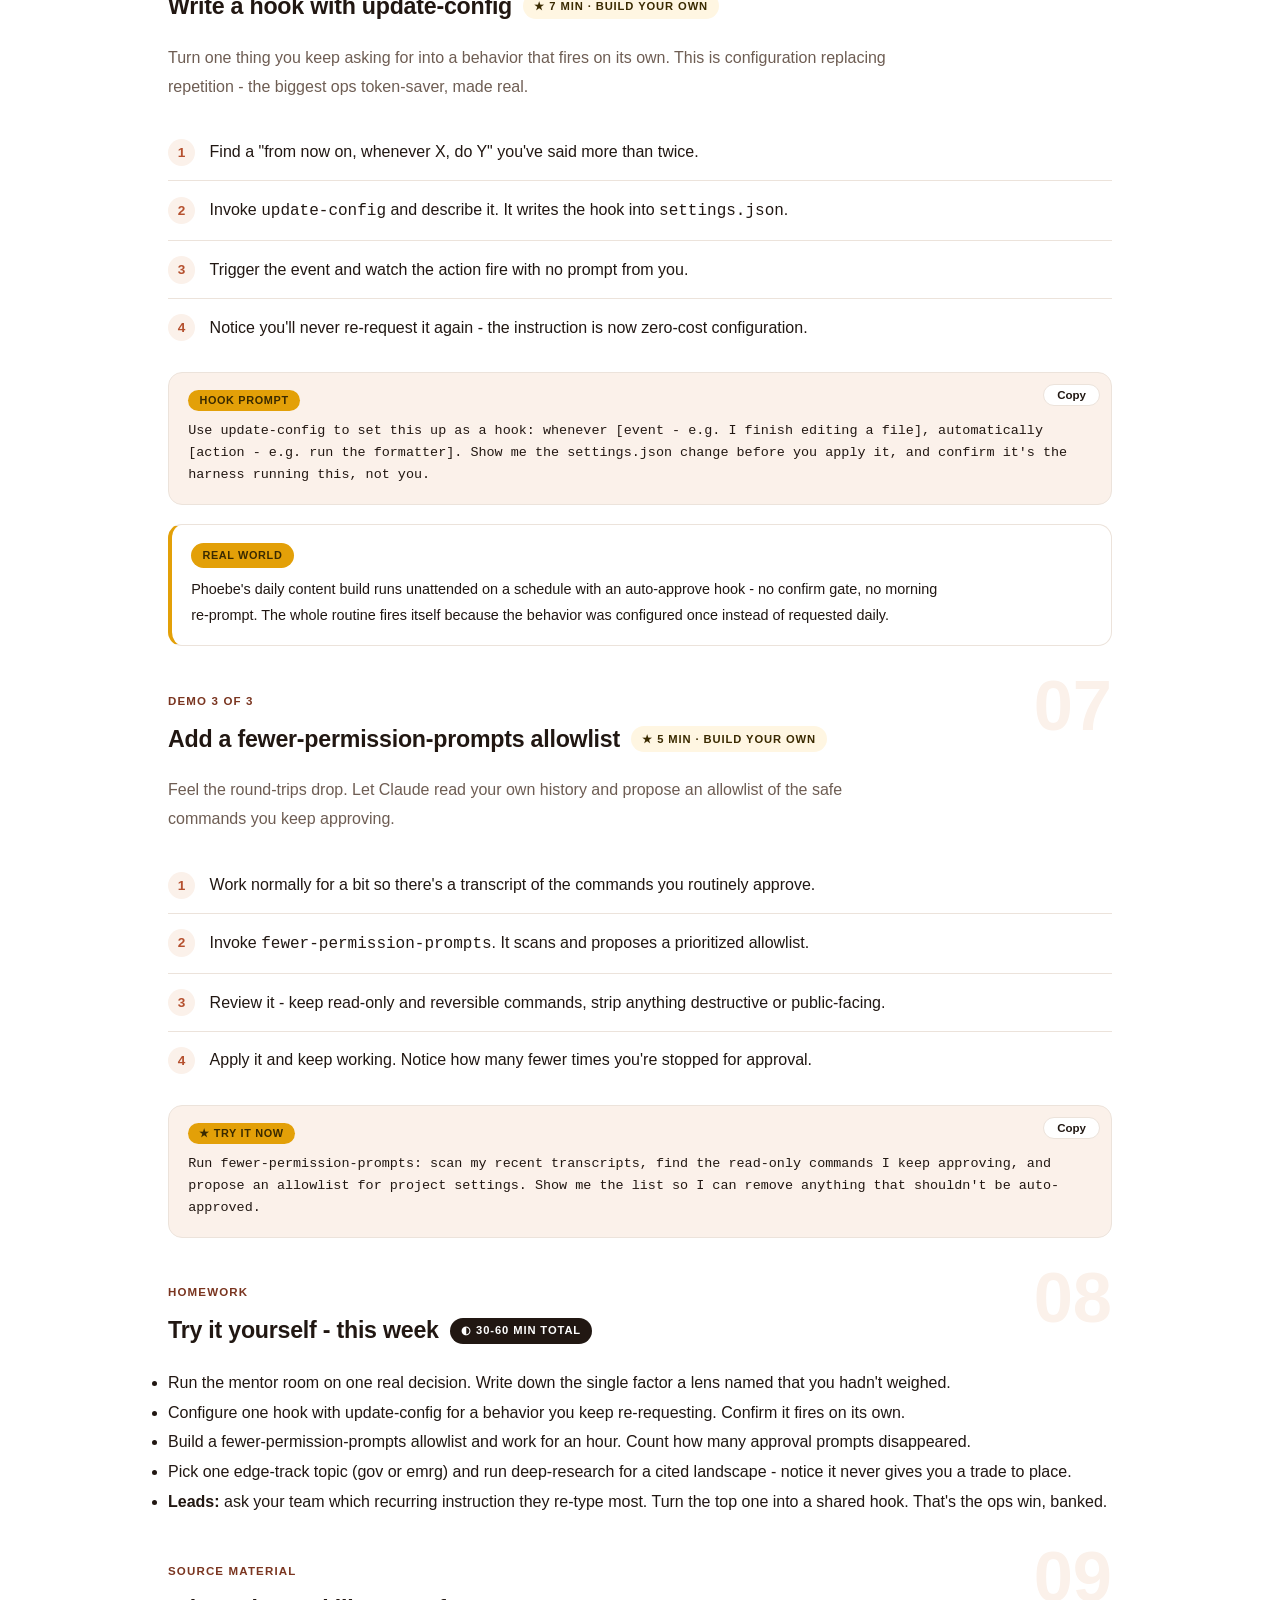
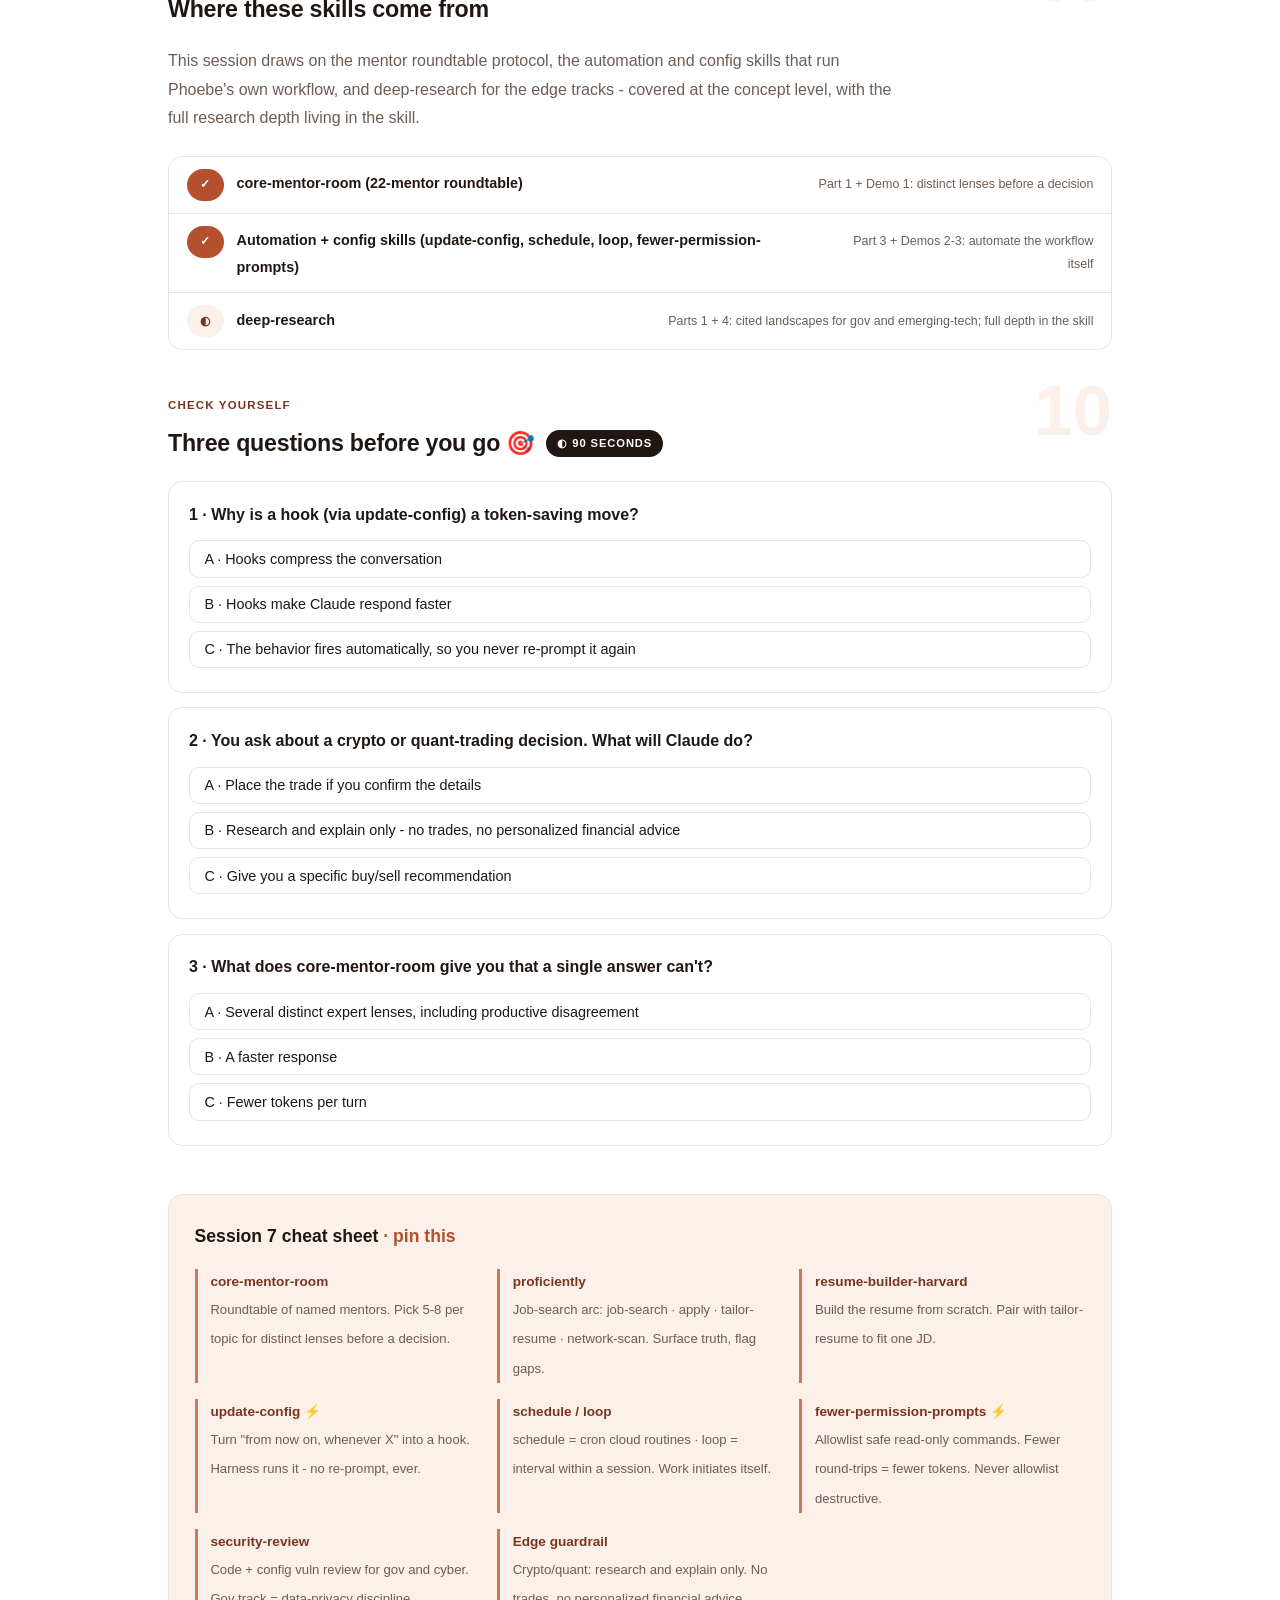
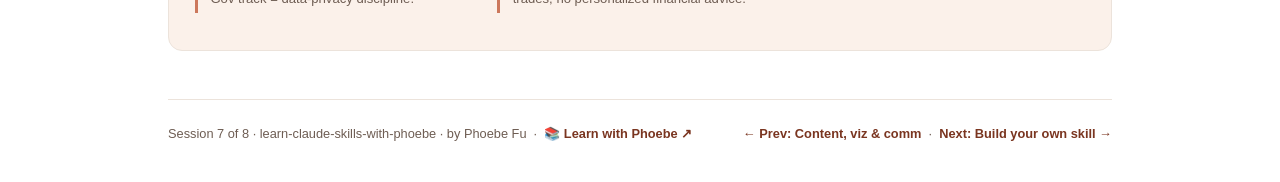
<file: courses/07-lead-ops-edge.html>
<!DOCTYPE html>
<html lang="en">
<head>
<meta charset="UTF-8">
<meta name="viewport" content="width=device-width, initial-scale=1.0">
<!-- social:start -->
<meta name="description" content="This session is for the person deciding, not just doing. Five tracks share it - lead (strategy, pmo, time/team-management, interview-prep, leadership-ai, performance-management), gov...">
<meta property="og:type" content="article">
<meta property="og:site_name" content="Learn with Phoebe">
<meta property="og:title" content="Lead, ops &amp; edge - learn claude skills with phoebe">
<meta property="og:description" content="This session is for the person deciding, not just doing. Five tracks share it - lead (strategy, pmo, time/team-management, interview-prep, leadership-ai, performance-management), gov...">
<meta property="og:url" content="https://phoebefu6.github.io/learn-claude-skills-with-phoebe/courses/07-lead-ops-edge.html">
<meta property="og:image" content="https://phoebefu6.github.io/learn-claude-skills-with-phoebe/assets/og-cover.png">
<meta property="og:image:width" content="1200">
<meta property="og:image:height" content="630">
<meta name="twitter:card" content="summary_large_image">
<meta name="twitter:title" content="Lead, ops &amp; edge - learn claude skills with phoebe">
<meta name="twitter:description" content="This session is for the person deciding, not just doing. Five tracks share it - lead (strategy, pmo, time/team-management, interview-prep, leadership-ai, performance-management), gov...">
<meta name="twitter:image" content="https://phoebefu6.github.io/learn-claude-skills-with-phoebe/assets/og-cover.png">
<!-- social:end -->
<title>Session 7 · Lead, ops &amp; edge - learn claude skills with phoebe</title>
<link rel="stylesheet" href="../assets/style.css?v=26">
</head>
<body>

<div class="toolbar">
  <div class="wrap">
    <span class="crumb"><a href="../index.html">learn-claude-skills-with-phoebe</a> / Session 7 of 8</span>
    <button class="btn" id="toggle-all" type="button">Expand all</button>
    <button class="btn primary" id="zoom-toggle" type="button">Projector zoom: off</button>
  </div>
</div>

<header class="masthead">
  <div class="wrap">
    <div class="eyebrow">Learn Claude Skills with Phoebe · Session 7 of 8</div>
    <h1>Lead, ops &amp; <span class="accent">edge</span></h1>
    <p class="sub">The skills leaders and power users reach for: a panel to think with, career and people work, and the biggest ops token-saver of all - automating the workflow itself so a behavior happens without being re-prompted.</p>
    <div class="chip-row">
      <span class="chip level">🟢 Easiest</span>
      <span class="chip audience">Leaders + power users</span>
      <span class="chip audience">lead / gov / emrg / prod / move tracks</span>
      <span class="chip time">45 min live + self-study depth</span>
    </div>
    <div class="agenda">
      <span class="a1" style="flex:1">0-3 · Welcome</span>
      <span class="a2" style="flex:4">3-24 · Concepts (live cards)</span>
      <span class="a3" style="flex:4">24-42 · Three demos</span>
      <span class="a4" style="flex:1">42-45 · Q&amp;A</span>
    </div>
  </div>
</header>

<main class="wrap">

  <!-- ============ INTRO ============ -->
  <section class="section" id="intro">
    <div class="section-kicker">
      <span class="klabel">Part 0</span>
      <h2>Why this session exists</h2>
    </div>
    <p class="lede">This session is for the person deciding, not just doing. Five tracks share it - <strong>lead</strong> (strategy, pmo, time/team-management, interview-prep, leadership-ai, performance-management), <strong>gov</strong> (governance-101, data-governance, ai-governance, gdpr, pdpa), <strong>emrg</strong> (blockchain, crypto, web3, cyber-security, quant-trading, quantum), <strong>prod</strong> (reading, pkm, notion, obsidian, automation, ai-productivity), and <strong>move</strong> (meditation, yoga, taichi, tcm, kpop-dance, drum). The through-line is leverage: think with a panel before deciding, handle people and careers well, and automate the workflow itself - the single biggest ops token-saver, because a behavior you configure once stops costing a re-prompt every time.</p>
    <div class="legend">
      <span class="pill solid">Live - presented in session</span>
      <span class="pill light">Self-study - read after class</span>
      <span class="pill peach">★ Try it now prompt</span>
      <span class="pill inkpill">token-saver skills marked ⚡</span>
    </div>
    <div class="callout win">
      <strong>★ What you walk out with today</strong>
      A decision ritual that gives you several distinct expert lenses before you commit, a clean map of the career and people skills, and the highest-leverage ops habit there is: turning a repeated instruction into a hook or an allowlist so it fires automatically. One honest note up front - the <strong>move</strong> track (yoga, tcm, drum) has the lowest dev-skill leverage. It mostly rides the Core Stack plus the content skills from Session 6, and we say that plainly rather than padding it.
    </div>
  </section>

  <!-- ============ PART 1: THINK WITH A PANEL ============ -->
  <section class="section" id="think-panel">
    <div class="section-kicker">
      <span class="klabel">Part 1 · lead track - decision quality</span>
      <h2>Think with a panel <span class="tag concept">6 min live</span></h2>
    </div>
    <p class="lede">The most expensive leadership mistake is a confident decision made from one angle. Two skills widen the aperture: <strong>core-mentor-room</strong> gives you a roundtable of named mentors, each with a distinct lens, before you decide; <strong>deep-research</strong> pulls the facts you'd otherwise guess at - regulation deltas, an emerging-tech landscape - as a cited report.</p>

    <figure class="zoomable">
      <svg viewBox="0 0 880 280" xmlns="http://www.w3.org/2000/svg" role="img" aria-label="A decision at the center with several distinct mentor lenses around it">
        <style>
          .tpHubW { font: 700 15px Inter, sans-serif; fill: #FFFFFF; }
          .tpHubI { font: 700 13px Inter, sans-serif; fill: #211712; }
          .tpHubX { font: 400 12px Inter, sans-serif; fill: #6E5D53; }
          .tpHubN { font: 600 14px Inter, sans-serif; fill: #3A2A00; }
          .tpHubA { stroke: #C9BCB2; stroke-width: 2.5; fill: none; }
        </style>
        <circle cx="440" cy="120" r="58" fill="#7A3520"/>
        <text class="tpHubW" x="440" y="116" text-anchor="middle">your</text>
        <text class="tpHubW" x="440" y="136" text-anchor="middle">decision</text>
        <line class="tpHubA" x1="382" y1="120" x2="215" y2="60"/>
        <line class="tpHubA" x1="382" y1="120" x2="215" y2="180"/>
        <line class="tpHubA" x1="498" y1="120" x2="665" y2="60"/>
        <line class="tpHubA" x1="498" y1="120" x2="665" y2="180"/>
        <rect x="30" y="38" width="185" height="44" rx="10" fill="#B5502E"/>
        <text class="tpHubW" x="50" y="58">strategy lens</text>
        <text class="tpHubX" x="50" y="74" fill="#F5DAC8">market + moat</text>
        <rect x="30" y="158" width="185" height="44" rx="10" fill="#CC785C"/>
        <text class="tpHubI" x="50" y="178">people lens</text>
        <text class="tpHubX" x="50" y="194">team + morale</text>
        <rect x="665" y="38" width="185" height="44" rx="10" fill="#CC785C"/>
        <text class="tpHubI" x="685" y="58">risk lens</text>
        <text class="tpHubX" x="685" y="74">governance + edge</text>
        <rect x="665" y="158" width="185" height="44" rx="10" fill="#B5502E"/>
        <text class="tpHubW" x="685" y="178">calm lens</text>
        <text class="tpHubX" x="685" y="194" fill="#F5DAC8">presence first</text>
        <rect x="20" y="228" width="840" height="42" rx="10" fill="#FBF1EA" stroke="#ECE3DB"/>
        <rect x="34" y="242" width="14" height="14" rx="3" fill="#E3A008"/>
        <text class="tpHubN" x="58" y="254">Pick 5-8 mentors per topic - you want distinct lenses, not 22 people agreeing.</text>
      </svg>
      <figcaption>🔍 Click to zoom - one decision, a few distinct lenses instead of a single angle</figcaption>
    </figure>

    <details class="card" open>
      <summary><span class="mode live">Live</span>core-mentor-room - a roundtable before you commit<span class="mini">3 min</span><span class="caret">▶</span></summary>
      <div class="body">
        <p><strong>core-mentor-room</strong> convenes a 22-person panel of named mentors - builders, CEOs, data leaders, and coaches - each speaking in character from their known positions. For any given topic you select the 5-8 most relevant, always spanning categories, so you get genuinely different lenses rather than one voice repeated.</p>
        <ul>
          <li><strong>When to reach for it</strong> - any real decision with trade-offs: an architecture call, a career move, a stakeholder problem, a team-morale issue.</li>
          <li><strong>What it gives you</strong> - consensus points and productive disagreements, then a concrete recommendation.</li>
        </ul>
        <div class="prompt-box good"><span class="label">★ Try it now</span>Convene the mentor room on this decision: [your real decision]. Pick the 5-8 most relevant mentors, give me each distinct lens in two sentences, then the consensus, the disagreement, and one recommended next step.</div>
        <div class="callout example">
          <span class="ex-pill">Real world</span>
          <p>Facing "do I take the bigger role or the better team," a panel of five surfaced the one factor the excitement was hiding - a two-year identity cost the strategy lens named and the calm lens confirmed. The decision changed because the angle did.</p>
        </div>
      </div>
    </details>

    <details class="card">
      <summary><span class="mode live">Live</span>deep-research - facts before opinions<span class="mini">2 min</span><span class="caret">▶</span></summary>
      <div class="body">
        <p><strong>deep-research</strong> fans out across many sources, fetches them, verifies claims adversarially, and returns a cited synthesis. It's the offload move applied to research: a helper spends its own budget reading, and you get the conclusion.</p>
        <ul>
          <li><strong>When to reach for it</strong> - gov regulation deltas ("what changed in the EU AI Act this quarter"), an emerging-tech landscape (crypto, web3, quantum) you need to understand, not just skim.</li>
          <li><strong>Before you invoke</strong> - if the question is fuzzy, it asks 2-3 clarifiers first, so the report answers what you actually need.</li>
        </ul>
      </div>
    </details>
  </section>

  <!-- ============ PART 2: CAREER + PEOPLE ============ -->
  <section class="section" id="career-people">
    <div class="section-kicker">
      <span class="klabel">Part 2 · lead track - career + people</span>
      <h2>Career + people <span class="tag concept">4 min live</span></h2>
    </div>
    <p class="lede">Leadership work includes your own path and the people around you. The <strong>proficiently</strong> pack and <strong>resume-builder-harvard</strong> cover the job-search arc end to end - each skill maps to one role in that arc.</p>

    <details class="card">
      <summary><span class="mode live">Live</span>The job-search arc, one skill per role<span class="mini">2 min</span><span class="caret">▶</span></summary>
      <div class="body">
        <table class="clean">
          <thead><tr><th>Role in the arc</th><th>Skill</th></tr></thead>
          <tbody>
            <tr><td>Find the right openings</td><td>proficiently:job-search</td></tr>
            <tr><td>Apply cleanly and at scale</td><td>proficiently:apply</td></tr>
            <tr><td>Fit a resume to one JD</td><td>proficiently:tailor-resume</td></tr>
            <tr><td>Map who you should reach</td><td>proficiently:network-scan</td></tr>
            <tr><td>Build the resume itself</td><td>resume-builder-harvard</td></tr>
          </tbody>
        </table>
        <p><strong>When to reach for which</strong>: starting from scratch → resume-builder-harvard; already have a resume and a target job → tailor-resume; ready to go wide → job-search + apply; want warm intros → network-scan.</p>
        <div class="prompt-box good"><span class="label">★ Try it now</span>Here's my resume and one job description. Use tailor-resume to fit the resume to this JD: keep every fact true, surface the matching experience, and flag any real gap I should address rather than hide.</div>
      </div>
    </details>

    <details class="card">
      <summary><span class="mode self">Self-study</span>Honest resumes beat optimized ones<span class="mini">1 min read</span><span class="caret">▶</span></summary>
      <div class="body">
        <p>Tailoring means surfacing the experience that matches - not inventing it. These skills reorder and sharpen what's true; they flag gaps for you to address honestly. An ATS-optimized fabrication fails the first real interview. The token angle is minor here; the integrity angle is the point.</p>
      </div>
    </details>
  </section>

  <!-- ============ PART 3: AUTOMATE THE WORKFLOW ============ -->
  <section class="section" id="automate">
    <div class="section-kicker">
      <span class="klabel">Part 3 · prod track - the biggest ops token-saver</span>
      <h2>Automate the workflow itself <span class="tag concept">6 min live</span></h2>
    </div>
    <p class="lede">Here is the highest-leverage move in the whole course. A behavior you re-prompt every time costs tokens every time. A behavior you <em>configure once</em> - a hook, a schedule, an allowlist - fires automatically and costs nothing to re-request. This is automation applied to your own workflow, not just your tasks.</p>

    <figure class="zoomable">
      <svg viewBox="0 0 880 240" xmlns="http://www.w3.org/2000/svg" role="img" aria-label="A trigger firing a hook that runs an action, with no re-prompt needed">
        <style>
          .auFlowW { font: 700 15px Inter, sans-serif; fill: #FFFFFF; }
          .auFlowI { font: 700 15px Inter, sans-serif; fill: #211712; }
          .auFlowX { font: 400 12px Inter, sans-serif; fill: #6E5D53; }
          .auFlowN { font: 600 14px Inter, sans-serif; fill: #3A2A00; }
          .auFlowA { stroke: #C9BCB2; stroke-width: 2.5; fill: none; marker-end: url(#auFlowAh); }
        </style>
        <defs>
          <marker id="auFlowAh" markerWidth="8" markerHeight="8" refX="6" refY="3" orient="auto">
            <path d="M0,0 L6,3 L0,6" fill="none" stroke="#C9BCB2" stroke-width="1.5"/>
          </marker>
        </defs>
        <rect x="20" y="46" width="240" height="58" rx="12" fill="#7A3520"/>
        <text class="auFlowW" x="42" y="72">trigger</text>
        <text class="auFlowX" x="42" y="92" fill="#F0C9B3">event happens</text>
        <rect x="320" y="46" width="240" height="58" rx="12" fill="#B5502E"/>
        <text class="auFlowW" x="342" y="72">hook fires</text>
        <text class="auFlowX" x="342" y="92" fill="#F5DAC8">harness runs it</text>
        <rect x="620" y="46" width="240" height="58" rx="12" fill="#CC785C"/>
        <text class="auFlowI" x="642" y="72">action runs</text>
        <text class="auFlowX" x="642" y="92">no re-prompt</text>
        <line class="auFlowA" x1="260" y1="75" x2="318" y2="75"/>
        <line class="auFlowA" x1="560" y1="75" x2="618" y2="75"/>
        <text class="auFlowX" x="20" y="140">You configured this once. It now happens on its own, every time.</text>
        <rect x="20" y="164" width="840" height="42" rx="10" fill="#FBF1EA" stroke="#ECE3DB"/>
        <rect x="34" y="178" width="14" height="14" rx="3" fill="#E3A008"/>
        <text class="auFlowN" x="58" y="190">⚡ The re-prompt you never send is the cheapest token of all - configuration beats repetition.</text>
      </svg>
      <figcaption>🔍 Click to zoom - trigger fires a hook, the action runs, no re-prompt each time</figcaption>
    </figure>

    <details class="card">
      <summary><span class="mode live">Live</span>update-config - behaviors that fire automatically ⚡<span class="mini">2 min</span><span class="caret">▶</span></summary>
      <div class="body">
        <p><strong>update-config</strong> edits your <code>settings.json</code> to make the harness do something automatically - a <strong>hook</strong>. The key insight: an automated behavior ("whenever I finish a task, run the linter") can't live in memory or a preference, because Claude doesn't run those - the harness runs hooks. So a recurring instruction becomes configuration instead of a sentence you repeat.</p>
        <ul>
          <li><strong>When to reach for it</strong> - any "from now on, whenever X, do Y" request; permissions; env vars.</li>
          <li><strong>Token effect</strong> ⚡ - the behavior stops being re-requested every session. Configure once, save forever.</li>
        </ul>
        <div class="callout example">
          <span class="ex-pill">Real world</span>
          <p>A team kept typing "convert uploaded files to markdown first." Turned into a PostToolUse hook, it now just happens on every upload - the instruction went from a per-session sentence to zero-cost configuration.</p>
        </div>
      </div>
    </details>

    <details class="card">
      <summary><span class="mode live">Live</span>schedule &amp; loop - recurring runs<span class="mini">2 min</span><span class="caret">▶</span></summary>
      <div class="body">
        <ul>
          <li><strong>schedule</strong> - create recurring cloud agents (routines) on a cron schedule, or a one-time future run. Reach for it when a task should happen at a time whether or not you're there - a daily digest, a Monday report.</li>
          <li><strong>loop</strong> - run a prompt or slash command on an interval within a session ("check the deploy every 5 minutes"). For polling and repeated checks, not one-offs.</li>
        </ul>
        <p>Both remove the "remind me to run this again" overhead - the work initiates itself.</p>
      </div>
    </details>

    <details class="card">
      <summary><span class="mode live">Live</span>fewer-permission-prompts - cut the round-trips ⚡<span class="mini">2 min</span><span class="caret">▶</span></summary>
      <div class="body">
        <p><strong>fewer-permission-prompts</strong> scans your transcripts for the read-only commands you approve constantly, then writes a prioritized allowlist into project settings. Each avoided prompt is a round-trip you don't pay for.</p>
        <ul>
          <li><strong>When to reach for it</strong> - once a workflow is stable and you're clicking "allow" on the same safe commands repeatedly.</li>
          <li><strong>Token effect</strong> ⚡ - fewer approval round-trips = fewer turns = fewer tokens, and a smoother session.</li>
        </ul>
        <div class="callout tip">
          <strong>Allowlist safe things only</strong>
          Auto-approve read-only and clearly reversible commands. Keep the prompt on anything destructive, financial, or public-facing - the goal is fewer round-trips, never fewer guardrails.
        </div>
      </div>
    </details>
  </section>

  <!-- ============ PART 4: EDGE TRACKS ============ -->
  <section class="section" id="edge">
    <div class="section-kicker">
      <span class="klabel">Part 4 · gov + emrg tracks - handled safely</span>
      <h2>Edge tracks, handled safely <span class="tag concept">3 min live</span></h2>
    </div>
    <p class="lede">The gov and emrg tracks touch regulated and high-stakes ground. The skills here research and explain - they do not act on your behalf where acting could harm you. That boundary is a feature, not a limitation.</p>

    <details class="card">
      <summary><span class="mode live">Live</span>security-review &amp; deep-research for the edge<span class="mini">2 min</span><span class="caret">▶</span></summary>
      <div class="body">
        <ul>
          <li><strong>security-review</strong> - for the gov and cyber-security tracks: reviews code and config for vulnerabilities. The gov track as a whole is a data-privacy discipline - PDPA, GDPR, governance - and this is its technical arm.</li>
          <li><strong>deep-research</strong> - for crypto, web3, and quantum: builds you a cited landscape of a fast-moving field so you understand it rather than react to hype.</li>
        </ul>
      </div>
    </details>

    <details class="card">
      <summary><span class="mode live">Live</span>The crypto + quant guardrail<span class="mini">1 min</span><span class="caret">▶</span></summary>
      <div class="body">
        <div class="callout tip">
          <strong>Research and explain only - never execute or advise</strong>
          For crypto and quant-trading, Claude does <strong>not</strong> execute trades or transfers, and does <strong>not</strong> give personalized investment or financial advice. It researches the space, explains how things work, and points you to a licensed professional for decisions about your money. This is a hard boundary, and it protects you.
        </div>
        <p>Treat the emrg track as a learning track, not a trading desk. Understanding the landscape is the goal; the transaction stays with you and your advisor.</p>
      </div>
    </details>

    <details class="card">
      <summary><span class="mode self">Self-study</span>The move track - said plainly<span class="mini">1 min read</span><span class="caret">▶</span></summary>
      <div class="body">
        <p>The <strong>move</strong> track (meditation, yoga, taichi, tcm, kpop-dance, drum) has the lowest dev-skill leverage of any track in the course, and that's fine to say. It mostly rides the Core Stack for organizing notes and plans, plus the Session 6 content skills for making a practice guide or a class poster. There's no dedicated automation payoff here - use it to structure and share what you learn, and don't expect a workflow revolution.</p>
      </div>
    </details>
  </section>

  <!-- ============ DEMO 1 ============ -->
  <section class="section" id="demo-1">
    <div class="section-kicker">
      <span class="klabel">Demo 1 of 3</span>
      <h2>Run the mentor room on a real decision <span class="tag demo">★ 6 min · follow along</span></h2>
    </div>
    <p class="lede">Bring one decision you're actually sitting on and read three genuinely different lenses on it. The value is in the disagreement.</p>
    <div class="prompt-box good"><span class="label">★ Mentor room trigger</span>Convene the mentor room on this: [a real decision you're weighing].

Pick the 5-8 most relevant mentors across categories. Give me each lens in two sentences, then tell me where they agree, where they disagree, and the one next step you'd recommend.</div>
    <div class="steps">
      <div class="step"><p>Write the decision in one sentence, including the trade-off you feel.</p></div>
      <div class="step"><p>Run the trigger. Read the lens that <em>disagrees</em> with your gut most carefully.</p></div>
      <div class="step"><p>Note the factor a mentor named that you hadn't weighed. That's the whole return on the exercise.</p></div>
      <div class="step"><p>Take the recommended next step - or consciously reject it, now that you've seen the angles.</p></div>
    </div>
  </section>

  <!-- ============ DEMO 2 ============ -->
  <section class="section" id="demo-2">
    <div class="section-kicker">
      <span class="klabel">Demo 2 of 3</span>
      <h2>Write a hook with update-config <span class="tag demo">★ 7 min · build your own</span></h2>
    </div>
    <p class="lede">Turn one thing you keep asking for into a behavior that fires on its own. This is configuration replacing repetition - the biggest ops token-saver, made real.</p>
    <div class="steps">
      <div class="step"><p>Find a "from now on, whenever X, do Y" you've said more than twice.</p></div>
      <div class="step"><p>Invoke <code>update-config</code> and describe it. It writes the hook into <code>settings.json</code>.</p></div>
      <div class="step"><p>Trigger the event and watch the action fire with no prompt from you.</p></div>
      <div class="step"><p>Notice you'll never re-request it again - the instruction is now zero-cost configuration.</p></div>
    </div>
    <div class="prompt-box good"><span class="label">Hook prompt</span>Use update-config to set this up as a hook: whenever [event - e.g. I finish editing a file], automatically [action - e.g. run the formatter]. Show me the settings.json change before you apply it, and confirm it's the harness running this, not you.</div>
    <div class="callout example">
      <span class="ex-pill">Real world</span>
      <p>Phoebe's daily content build runs unattended on a schedule with an auto-approve hook - no confirm gate, no morning re-prompt. The whole routine fires itself because the behavior was configured once instead of requested daily.</p>
    </div>
  </section>

  <!-- ============ DEMO 3 ============ -->
  <section class="section" id="demo-3">
    <div class="section-kicker">
      <span class="klabel">Demo 3 of 3</span>
      <h2>Add a fewer-permission-prompts allowlist <span class="tag demo">★ 5 min · build your own</span></h2>
    </div>
    <p class="lede">Feel the round-trips drop. Let Claude read your own history and propose an allowlist of the safe commands you keep approving.</p>
    <div class="steps">
      <div class="step"><p>Work normally for a bit so there's a transcript of the commands you routinely approve.</p></div>
      <div class="step"><p>Invoke <code>fewer-permission-prompts</code>. It scans and proposes a prioritized allowlist.</p></div>
      <div class="step"><p>Review it - keep read-only and reversible commands, strip anything destructive or public-facing.</p></div>
      <div class="step"><p>Apply it and keep working. Notice how many fewer times you're stopped for approval.</p></div>
    </div>
    <div class="prompt-box good"><span class="label">★ Try it now</span>Run fewer-permission-prompts: scan my recent transcripts, find the read-only commands I keep approving, and propose an allowlist for project settings. Show me the list so I can remove anything that shouldn't be auto-approved.</div>
  </section>

  <!-- ============ TRY IT YOURSELF ============ -->
  <section class="section" id="exercise">
    <div class="section-kicker">
      <span class="klabel">Homework</span>
      <h2>Try it yourself - this week <span class="tag exercise">◐ 30-60 min total</span></h2>
    </div>
    <ul>
      <li>Run the mentor room on one real decision. Write down the single factor a lens named that you hadn't weighed.</li>
      <li>Configure one hook with update-config for a behavior you keep re-requesting. Confirm it fires on its own.</li>
      <li>Build a fewer-permission-prompts allowlist and work for an hour. Count how many approval prompts disappeared.</li>
      <li>Pick one edge-track topic (gov or emrg) and run deep-research for a cited landscape - notice it never gives you a trade to place.</li>
      <li><strong>Leads:</strong> ask your team which recurring instruction they re-type most. Turn the top one into a shared hook. That's the ops win, banked.</li>
    </ul>
  </section>

  <!-- ============ SOURCE MATERIAL ============ -->
  <section class="section" id="official">
    <div class="section-kicker">
      <span class="klabel">Source material</span>
      <h2>Where these skills come from</h2>
    </div>
    <p class="lede">This session draws on the mentor roundtable protocol, the automation and config skills that run Phoebe's own workflow, and deep-research for the edge tracks - covered at the concept level, with the full research depth living in the skill.</p>
    <div class="covered">
      <div class="covered-row"><span class="status pill solid">✓</span><span class="name">core-mentor-room (22-mentor roundtable)</span><span class="note">Part 1 + Demo 1: distinct lenses before a decision</span></div>
      <div class="covered-row"><span class="status pill solid">✓</span><span class="name">Automation + config skills (update-config, schedule, loop, fewer-permission-prompts)</span><span class="note">Part 3 + Demos 2-3: automate the workflow itself</span></div>
      <div class="covered-row"><span class="status pill light">◐</span><span class="name">deep-research</span><span class="note">Parts 1 + 4: cited landscapes for gov and emerging-tech; full depth in the skill</span></div>
    </div>
  </section>

  <!-- ============ QUIZ ============ -->
  <section class="section" id="quiz">
    <div class="section-kicker">
      <span class="klabel">Check yourself</span>
      <h2>Three questions before you go 🎯 <span class="tag exercise">◐ 90 seconds</span></h2>
    </div>
    <div class="quiz-q" data-answer="2">
      <p class="qtext">1 · Why is a hook (via update-config) a token-saving move?</p>
      <button class="qopt" type="button">A · Hooks compress the conversation</button>
      <button class="qopt" type="button">B · Hooks make Claude respond faster</button>
      <button class="qopt" type="button">C · The behavior fires automatically, so you never re-prompt it again</button>
      <p class="qwhy">The harness runs the hook. A configured-once behavior stops costing a re-request every session - the cheapest token is the one you never send.</p>
    </div>
    <div class="quiz-q" data-answer="1">
      <p class="qtext">2 · You ask about a crypto or quant-trading decision. What will Claude do?</p>
      <button class="qopt" type="button">A · Place the trade if you confirm the details</button>
      <button class="qopt" type="button">B · Research and explain only - no trades, no personalized financial advice</button>
      <button class="qopt" type="button">C · Give you a specific buy/sell recommendation</button>
      <p class="qwhy">It's a hard boundary: research and explanation, yes; executing trades or personalized investment advice, no. Decisions about your money stay with you and a licensed professional.</p>
    </div>
    <div class="quiz-q" data-answer="0">
      <p class="qtext">3 · What does core-mentor-room give you that a single answer can't?</p>
      <button class="qopt" type="button">A · Several distinct expert lenses, including productive disagreement</button>
      <button class="qopt" type="button">B · A faster response</button>
      <button class="qopt" type="button">C · Fewer tokens per turn</button>
      <p class="qwhy">The value is the diversity of angles - the lens that disagrees with your gut and names the factor you hadn't weighed.</p>
    </div>
    <p class="quiz-score"></p>
  </section>

  <!-- ============ CHEAT SHEET ============ -->
  <section class="cheat" id="cheatsheet">
    <h3>Session 7 cheat sheet <span>· pin this</span></h3>
    <div class="grid-2">
      <div class="cheat-item"><b>core-mentor-room</b><span>Roundtable of named mentors. Pick 5-8 per topic for distinct lenses before a decision.</span></div>
      <div class="cheat-item"><b>proficiently</b><span>Job-search arc: job-search · apply · tailor-resume · network-scan. Surface truth, flag gaps.</span></div>
      <div class="cheat-item"><b>resume-builder-harvard</b><span>Build the resume from scratch. Pair with tailor-resume to fit one JD.</span></div>
      <div class="cheat-item"><b>update-config ⚡</b><span>Turn "from now on, whenever X" into a hook. Harness runs it - no re-prompt, ever.</span></div>
      <div class="cheat-item"><b>schedule / loop</b><span>schedule = cron cloud routines · loop = interval within a session. Work initiates itself.</span></div>
      <div class="cheat-item"><b>fewer-permission-prompts ⚡</b><span>Allowlist safe read-only commands. Fewer round-trips = fewer tokens. Never allowlist destructive.</span></div>
      <div class="cheat-item"><b>security-review</b><span>Code + config vuln review for gov and cyber. Gov track = data-privacy discipline.</span></div>
      <div class="cheat-item"><b>Edge guardrail</b><span>Crypto/quant: research and explain only. No trades, no personalized financial advice.</span></div>
    </div>
  </section>

  <footer class="pagefoot">
    <span>Session 7 of 8 · learn-claude-skills-with-phoebe · by Phoebe Fu &nbsp;·&nbsp; 📚 <a href="https://phoebefu6.github.io/learn-with-phoebe/">Learn with Phoebe ↗</a></span>
    <span><a href="06-content-viz-comm.html">← Prev: Content, viz &amp; comm</a> &nbsp;·&nbsp; <a href="08-build-your-own-skill.html">Next: Build your own skill →</a></span>
  </footer>

</main>

<script src="../assets/app.js?v=25"></script>
</body>
</html>
</file>
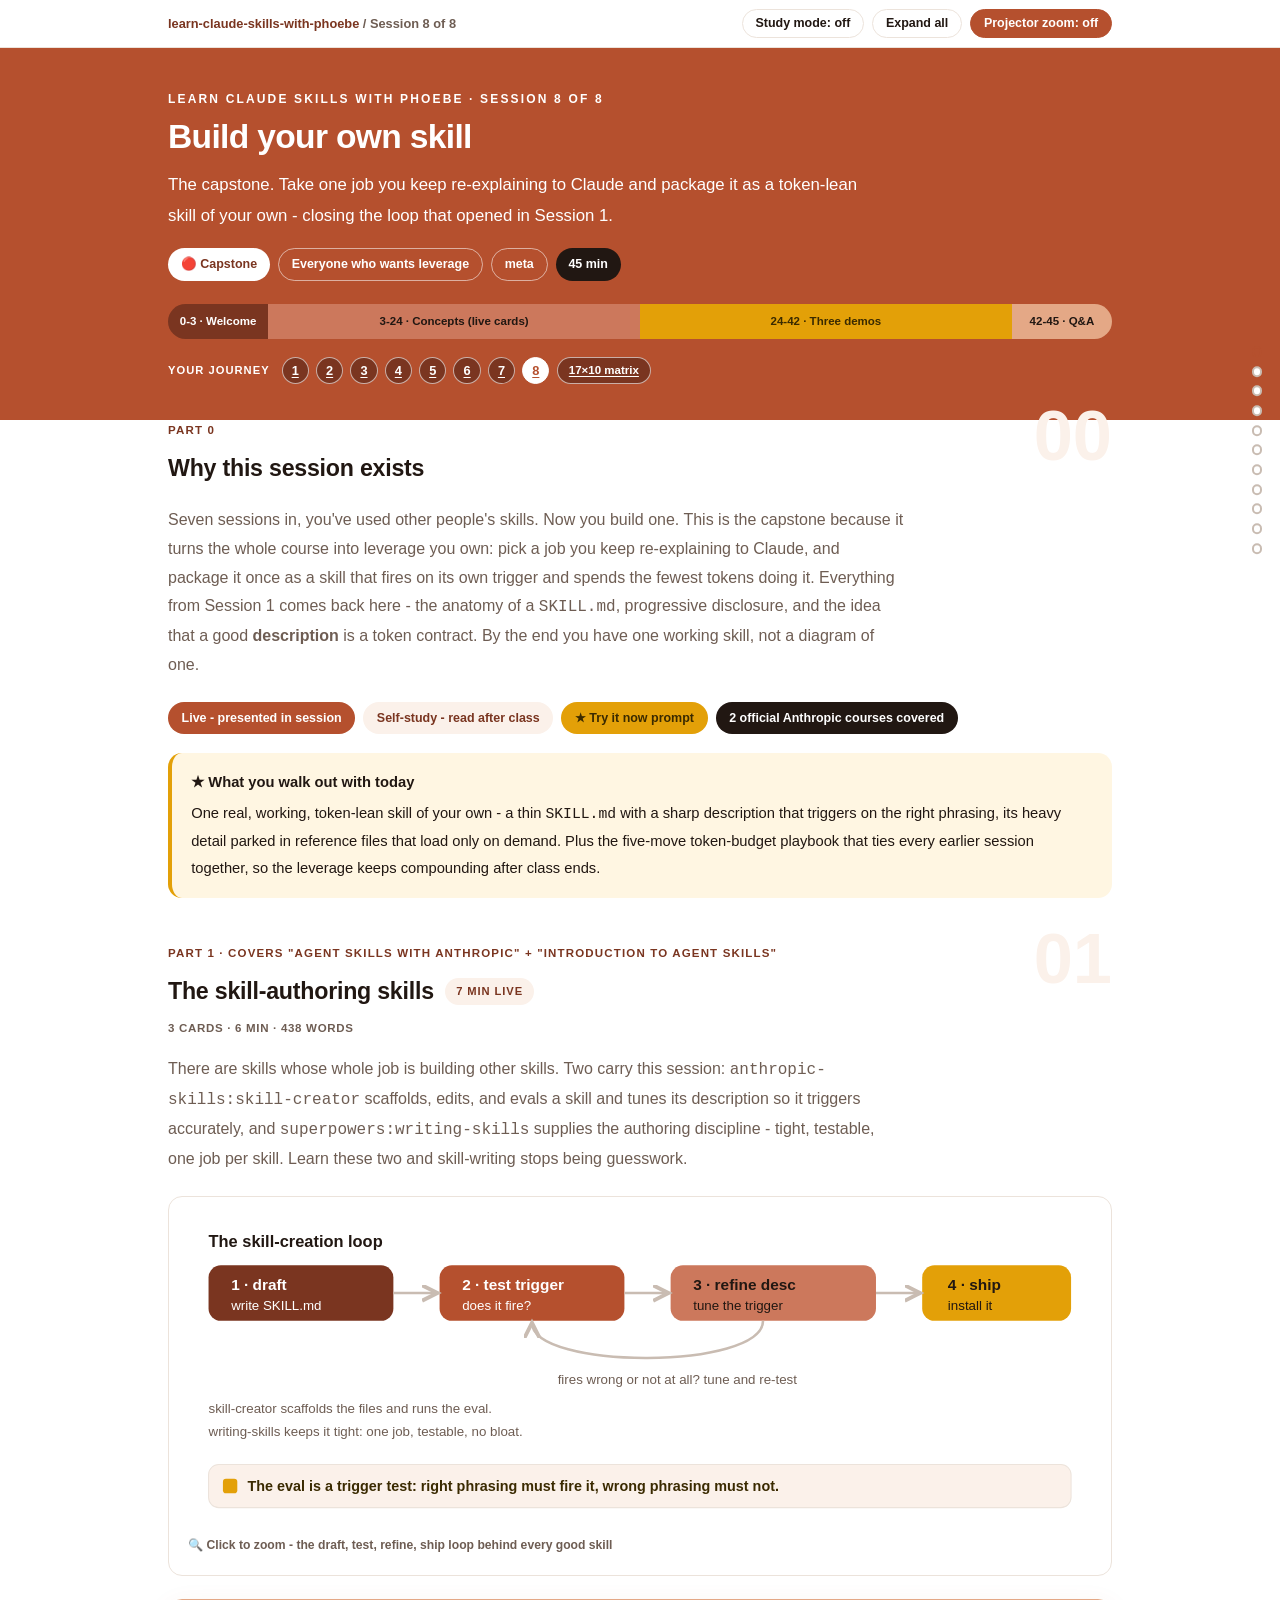
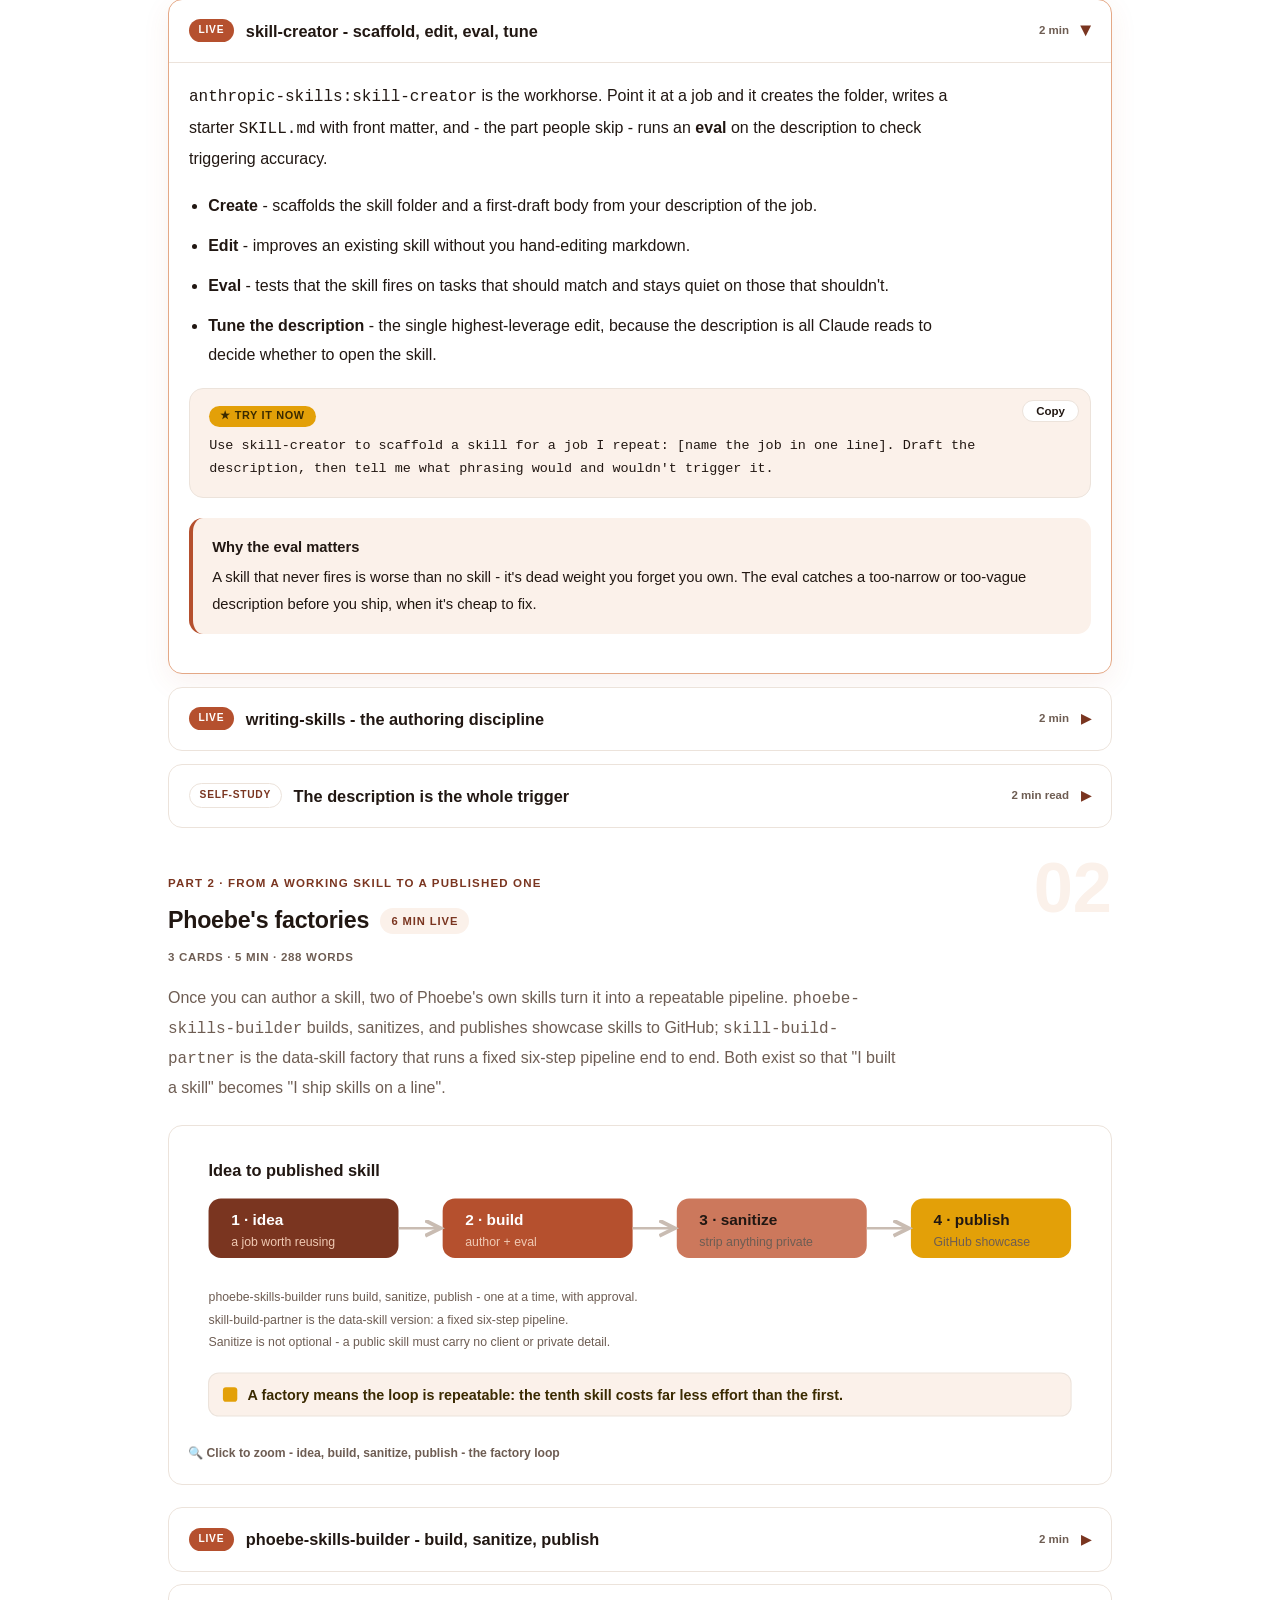
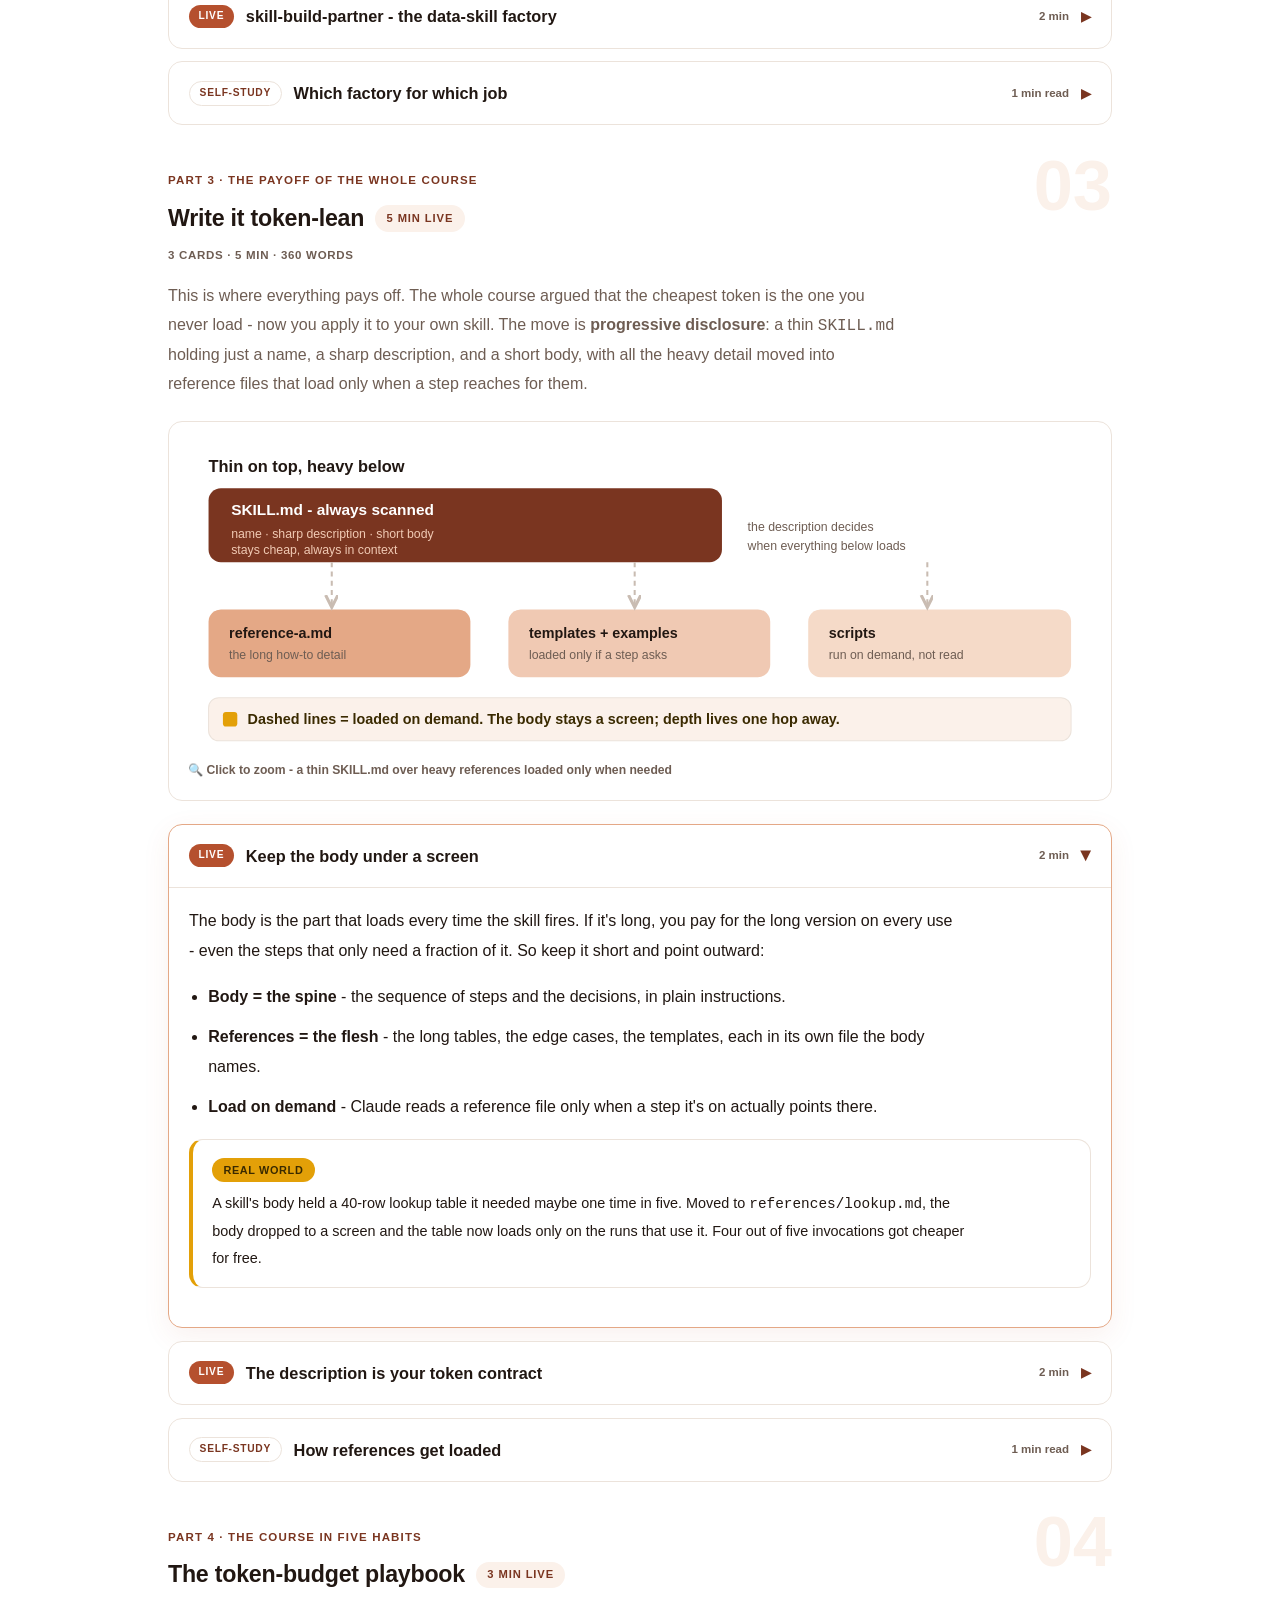
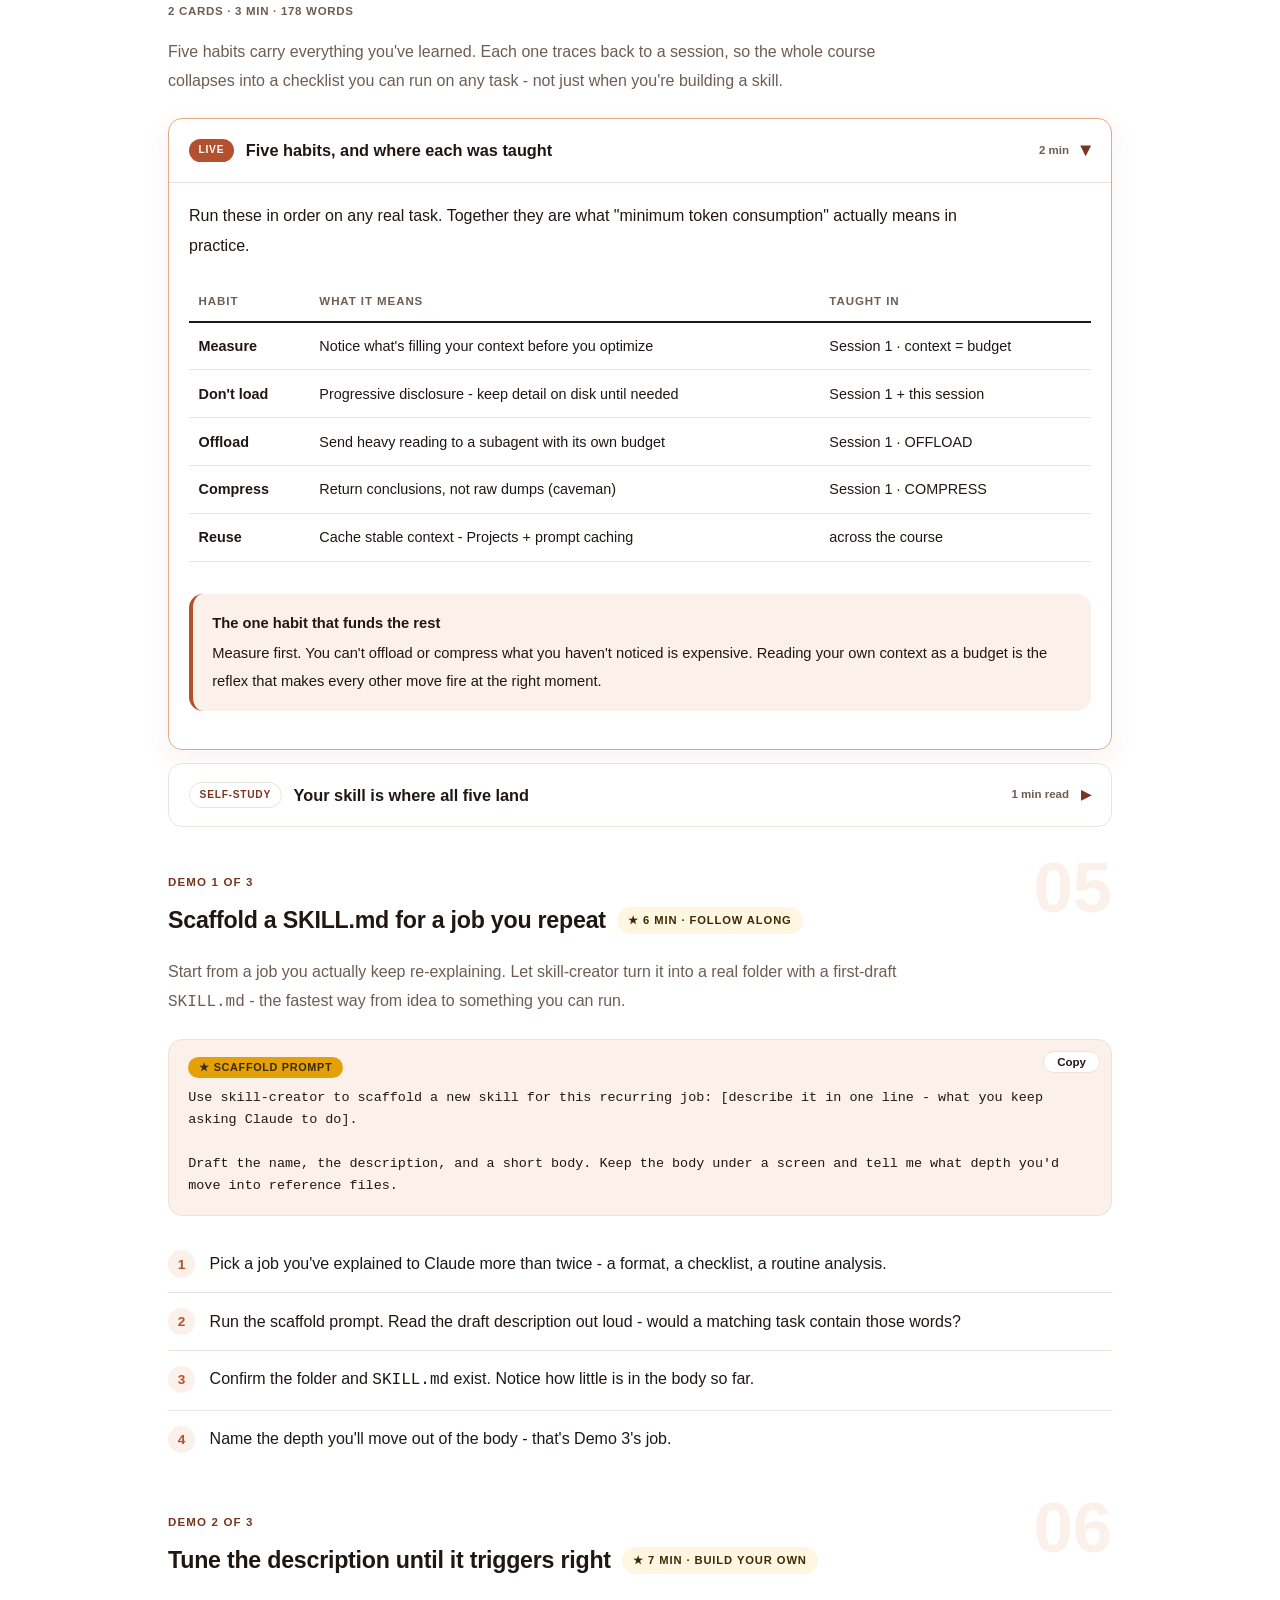
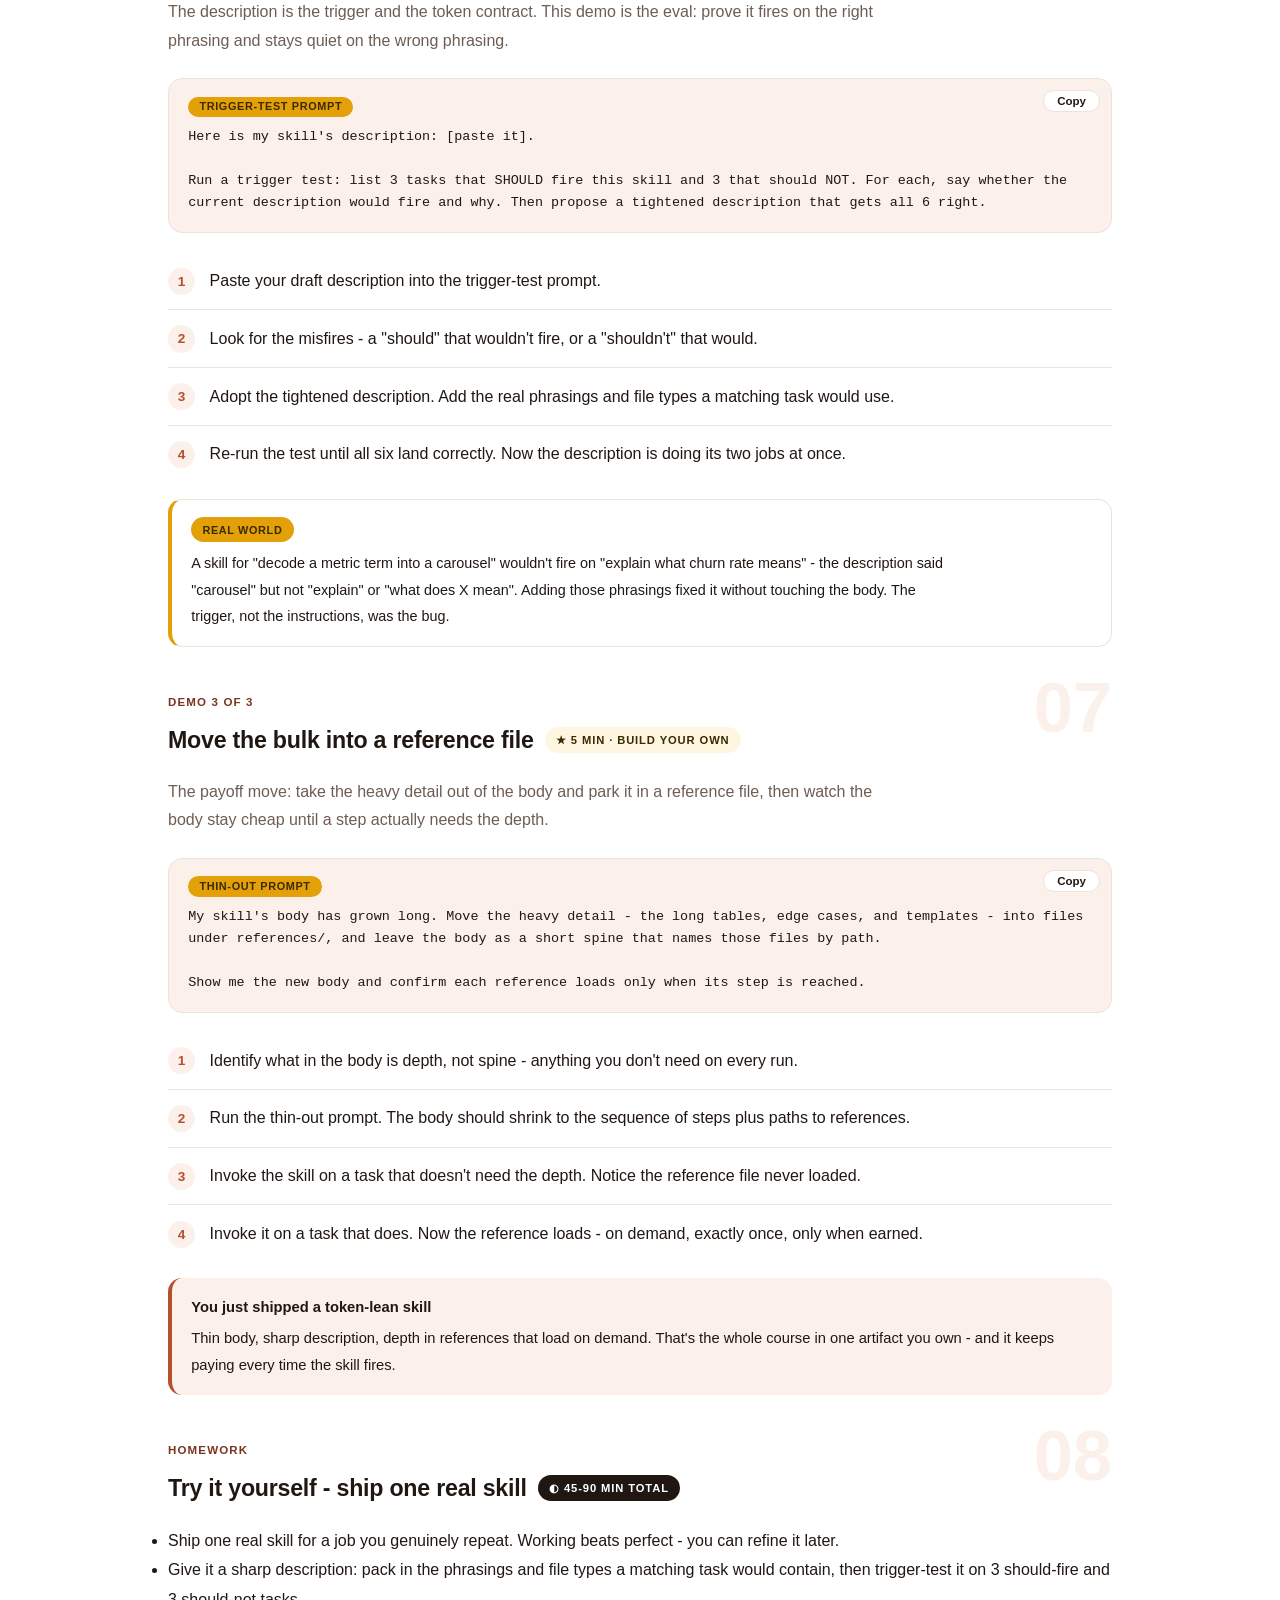
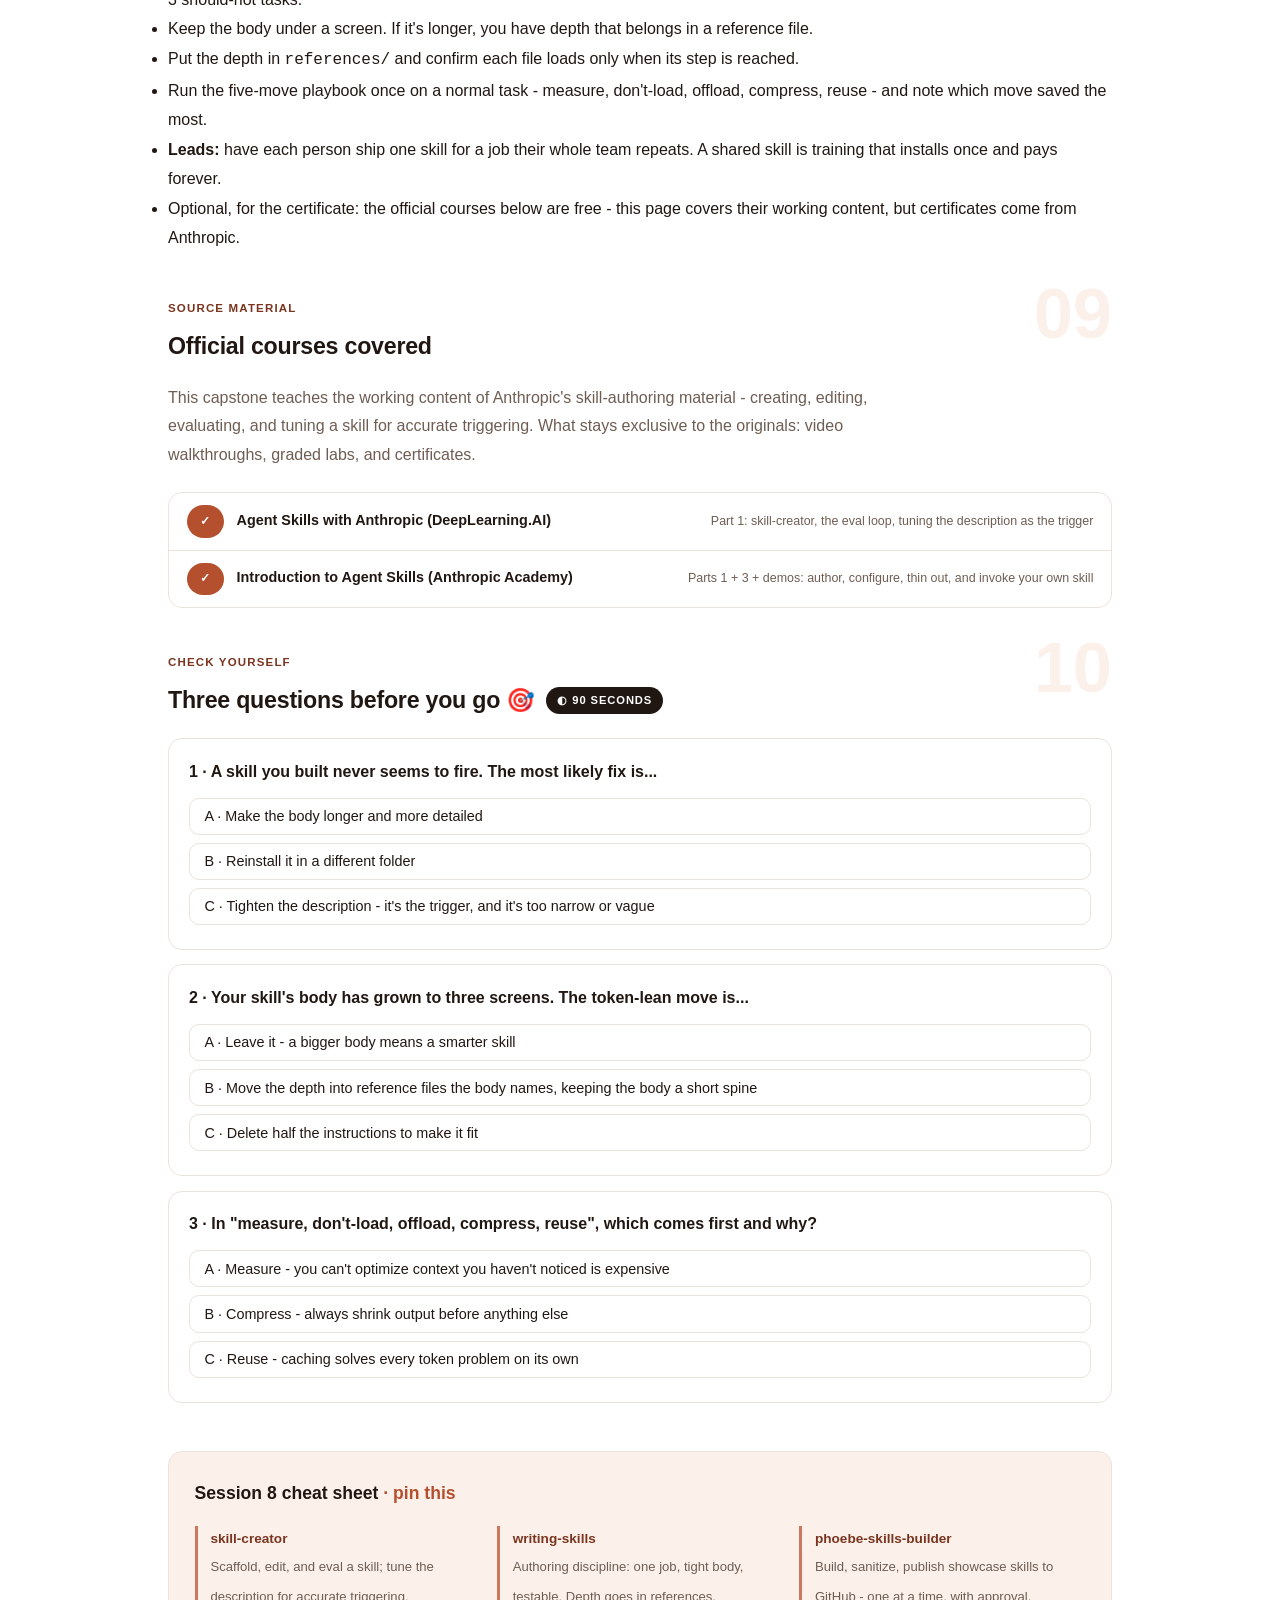
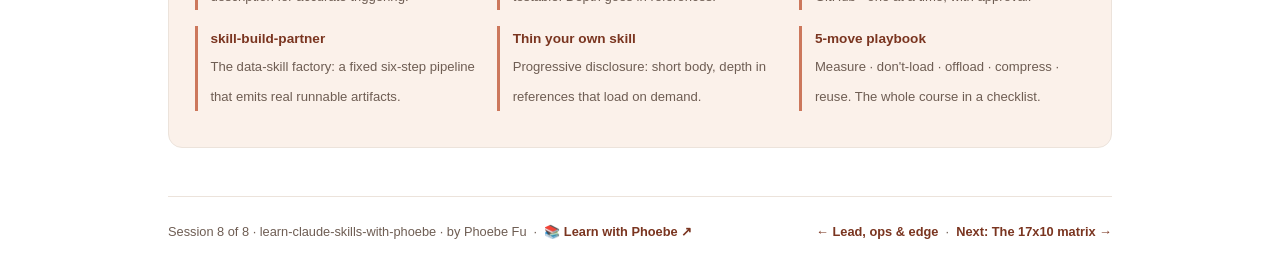
<file: courses/08-build-your-own-skill.html>
<!DOCTYPE html>
<html lang="en">
<head>
<meta charset="UTF-8">
<meta name="viewport" content="width=device-width, initial-scale=1.0">
<!-- social:start -->
<meta name="description" content="Seven sessions in, you&#x27;ve used other people&#x27;s skills. Now you build one. This is the capstone because it turns the whole course into leverage you own: pick a job you keep re-explaining to...">
<meta property="og:type" content="article">
<meta property="og:site_name" content="Learn with Phoebe">
<meta property="og:title" content="Build your own skill - learn claude skills with phoebe">
<meta property="og:description" content="Seven sessions in, you&#x27;ve used other people&#x27;s skills. Now you build one. This is the capstone because it turns the whole course into leverage you own: pick a job you keep re-explaining to...">
<meta property="og:url" content="https://phoebefu6.github.io/learn-claude-skills-with-phoebe/courses/08-build-your-own-skill.html">
<meta property="og:image" content="https://phoebefu6.github.io/learn-claude-skills-with-phoebe/assets/og-cover.png">
<meta property="og:image:width" content="1200">
<meta property="og:image:height" content="630">
<meta name="twitter:card" content="summary_large_image">
<meta name="twitter:title" content="Build your own skill - learn claude skills with phoebe">
<meta name="twitter:description" content="Seven sessions in, you&#x27;ve used other people&#x27;s skills. Now you build one. This is the capstone because it turns the whole course into leverage you own: pick a job you keep re-explaining to...">
<meta name="twitter:image" content="https://phoebefu6.github.io/learn-claude-skills-with-phoebe/assets/og-cover.png">
<!-- social:end -->
<title>Session 8 · Build your own skill - learn claude skills with phoebe</title>
<link rel="stylesheet" href="../assets/style.css?v=26">
</head>
<body>

<div class="toolbar">
  <div class="wrap">
    <span class="crumb"><a href="../index.html">learn-claude-skills-with-phoebe</a> / Session 8 of 8</span>
    <button class="btn" id="toggle-all" type="button">Expand all</button>
    <button class="btn primary" id="zoom-toggle" type="button">Projector zoom: off</button>
  </div>
</div>

<header class="masthead">
  <div class="wrap">
    <div class="eyebrow">Learn Claude Skills with Phoebe · Session 8 of 8</div>
    <h1>Build your own <span class="accent">skill</span></h1>
    <p class="sub">The capstone. Take one job you keep re-explaining to Claude and package it as a token-lean skill of your own - closing the loop that opened in Session 1.</p>
    <div class="chip-row">
      <span class="chip level">🔴 Capstone</span>
      <span class="chip audience">Everyone who wants leverage</span>
      <span class="chip audience">meta</span>
      <span class="chip time">45 min</span>
    </div>
    <div class="agenda">
      <span class="a1" style="flex:1">0-3 · Welcome</span>
      <span class="a2" style="flex:4">3-24 · Concepts (live cards)</span>
      <span class="a3" style="flex:4">24-42 · Three demos</span>
      <span class="a4" style="flex:1">42-45 · Q&amp;A</span>
    </div>
  </div>
</header>

<main class="wrap">

  <!-- ============ INTRO ============ -->
  <section class="section" id="intro">
    <div class="section-kicker">
      <span class="klabel">Part 0</span>
      <h2>Why this session exists</h2>
    </div>
    <p class="lede">Seven sessions in, you've used other people's skills. Now you build one. This is the capstone because it turns the whole course into leverage you own: pick a job you keep re-explaining to Claude, and package it once as a skill that fires on its own trigger and spends the fewest tokens doing it. Everything from Session 1 comes back here - the anatomy of a <code>SKILL.md</code>, progressive disclosure, and the idea that a good <strong>description</strong> is a token contract. By the end you have one working skill, not a diagram of one.</p>
    <div class="legend">
      <span class="pill solid">Live - presented in session</span>
      <span class="pill light">Self-study - read after class</span>
      <span class="pill peach">★ Try it now prompt</span>
      <span class="pill inkpill">2 official Anthropic courses covered</span>
    </div>
    <div class="callout win">
      <strong>★ What you walk out with today</strong>
      One real, working, token-lean skill of your own - a thin <code>SKILL.md</code> with a sharp description that triggers on the right phrasing, its heavy detail parked in reference files that load only on demand. Plus the five-move token-budget playbook that ties every earlier session together, so the leverage keeps compounding after class ends.
    </div>
  </section>

  <!-- ============ PART 1: SKILL-AUTHORING SKILLS ============ -->
  <section class="section" id="authoring">
    <div class="section-kicker">
      <span class="klabel">Part 1 · covers "Agent Skills with Anthropic" + "Introduction to Agent Skills"</span>
      <h2>The skill-authoring skills <span class="tag concept">7 min live</span></h2>
    </div>
    <p class="lede">There are skills whose whole job is building other skills. Two carry this session: <code>anthropic-skills:skill-creator</code> scaffolds, edits, and evals a skill and tunes its description so it triggers accurately, and <code>superpowers:writing-skills</code> supplies the authoring discipline - tight, testable, one job per skill. Learn these two and skill-writing stops being guesswork.</p>

    <figure class="zoomable">
      <svg viewBox="0 0 880 300" xmlns="http://www.w3.org/2000/svg" role="img" aria-label="The skill creation loop: draft SKILL.md, test triggering, refine description, then ship">
        <style>
          .scH { font: 700 15px Inter, sans-serif; fill: #FFFFFF; }
          .scI { font: 700 15px Inter, sans-serif; fill: #211712; }
          .scT { font: 700 16px Inter, sans-serif; fill: #211712; }
          .scX { font: 400 13px Inter, sans-serif; fill: #6E5D53; }
          .scN { font: 600 14px Inter, sans-serif; fill: #3A2A00; }
          .scA { stroke: #C9BCB2; stroke-width: 2.5; fill: none; marker-end: url(#scAh); }
        </style>
        <defs>
          <marker id="scAh" markerWidth="8" markerHeight="8" refX="6" refY="3" orient="auto">
            <path d="M0,0 L6,3 L0,6" fill="none" stroke="#C9BCB2" stroke-width="1.5"/>
          </marker>
        </defs>
        <text class="scT" x="20" y="30">The skill-creation loop</text>
        <rect x="20" y="48" width="180" height="54" rx="12" fill="#7A3520"/>
        <text class="scH" x="42" y="72">1 · draft</text>
        <text class="scX" x="42" y="92" fill="#F0C9B3" style="fill:#FFFFFF">write SKILL.md</text>
        <rect x="245" y="48" width="180" height="54" rx="12" fill="#B5502E"/>
        <text class="scH" x="267" y="72">2 · test trigger</text>
        <text class="scX" x="267" y="92" fill="#F5DAC8" style="fill:#FFFFFF">does it fire?</text>
        <rect x="470" y="48" width="200" height="54" rx="12" fill="#CC785C"/>
        <text class="scI" x="492" y="72">3 · refine desc</text>
        <text class="scX" x="492" y="92" style="fill:#211712">tune the trigger</text>
        <rect x="715" y="48" width="145" height="54" rx="12" fill="#E3A008"/>
        <text class="scI" x="740" y="72">4 · ship</text>
        <text class="scX" x="740" y="92" style="fill:#211712">install it</text>
        <line class="scA" x1="200" y1="75" x2="243" y2="75"/>
        <line class="scA" x1="425" y1="75" x2="468" y2="75"/>
        <line class="scA" x1="670" y1="75" x2="713" y2="75"/>
        <path class="scA" d="M560,102 C560,150 335,150 335,104"/>
        <text class="scX" x="360" y="164">fires wrong or not at all? tune and re-test</text>
        <text class="scX" x="20" y="192">skill-creator scaffolds the files and runs the eval.</text>
        <text class="scX" x="20" y="214">writing-skills keeps it tight: one job, testable, no bloat.</text>
        <rect x="20" y="242" width="840" height="42" rx="10" fill="#FBF1EA" stroke="#ECE3DB"/>
        <rect x="34" y="256" width="14" height="14" rx="3" fill="#E3A008"/>
        <text class="scN" x="58" y="268">The eval is a trigger test: right phrasing must fire it, wrong phrasing must not.</text>
      </svg>
      <figcaption>🔍 Click to zoom - the draft, test, refine, ship loop behind every good skill</figcaption>
    </figure>

    <details class="card" open>
      <summary><span class="mode live">Live</span>skill-creator - scaffold, edit, eval, tune<span class="mini">2 min</span><span class="caret">▶</span></summary>
      <div class="body">
        <p><code>anthropic-skills:skill-creator</code> is the workhorse. Point it at a job and it creates the folder, writes a starter <code>SKILL.md</code> with front matter, and - the part people skip - runs an <strong>eval</strong> on the description to check triggering accuracy.</p>
        <ul>
          <li><strong>Create</strong> - scaffolds the skill folder and a first-draft body from your description of the job.</li>
          <li><strong>Edit</strong> - improves an existing skill without you hand-editing markdown.</li>
          <li><strong>Eval</strong> - tests that the skill fires on tasks that should match and stays quiet on those that shouldn't.</li>
          <li><strong>Tune the description</strong> - the single highest-leverage edit, because the description is all Claude reads to decide whether to open the skill.</li>
        </ul>
        <div class="prompt-box good"><span class="label">★ Try it now</span>Use skill-creator to scaffold a skill for a job I repeat: [name the job in one line]. Draft the description, then tell me what phrasing would and wouldn't trigger it.</div>
        <div class="callout tip">
          <strong>Why the eval matters</strong>
          A skill that never fires is worse than no skill - it's dead weight you forget you own. The eval catches a too-narrow or too-vague description before you ship, when it's cheap to fix.
        </div>
      </div>
    </details>

    <details class="card">
      <summary><span class="mode live">Live</span>writing-skills - the authoring discipline<span class="mini">2 min</span><span class="caret">▶</span></summary>
      <div class="body">
        <p><code>superpowers:writing-skills</code> is less a tool than a set of rules for what a good skill looks like. It exists because the easy failure mode is a bloated skill that tries to do five jobs and triggers on none of them clearly.</p>
        <ul>
          <li><strong>One job</strong> - a skill does a single thing well. Two jobs means two skills.</li>
          <li><strong>Tight</strong> - the body is instructions, not an essay. Depth goes in reference files, not the always-scanned part.</li>
          <li><strong>Testable</strong> - you can state plainly what "working" means, so you can eval it.</li>
        </ul>
        <div class="callout example">
          <span class="ex-pill">Real world</span>
          <p>An early draft of a data skill tried to cover profiling, charting, and a scorecard in one body. It triggered inconsistently and the body was huge. Split into three single-job skills with sharp descriptions, each fired reliably and each body dropped to under a screen. Same coverage, far cleaner triggering, fewer tokens.</p>
        </div>
      </div>
    </details>

    <details class="card">
      <summary><span class="mode self">Self-study</span>The description is the whole trigger<span class="mini">2 min read</span><span class="caret">▶</span></summary>
      <div class="body">
        <p>This is worth internalizing before you write a line. Claude decides whether to open your skill from the name and description alone - the body is invisible until that decision is made. So the description does two jobs at once:</p>
        <ul>
          <li><strong>It is the trigger</strong> - pack it with the words a matching task would actually contain ("use when the user wants to...", plus the phrasings, synonyms, and file types).</li>
          <li><strong>It is the token contract</strong> - it alone decides when the expensive body loads. A precise description means the body loads exactly when useful and never otherwise.</li>
        </ul>
        <p>Get the description right and the rest of the skill is easy. Get it wrong and the best body in the world never runs.</p>
      </div>
    </details>
  </section>

  <!-- ============ PART 2: PHOEBE'S FACTORIES ============ -->
  <section class="section" id="factories">
    <div class="section-kicker">
      <span class="klabel">Part 2 · from a working skill to a published one</span>
      <h2>Phoebe's factories <span class="tag concept">6 min live</span></h2>
    </div>
    <p class="lede">Once you can author a skill, two of Phoebe's own skills turn it into a repeatable pipeline. <code>phoebe-skills-builder</code> builds, sanitizes, and publishes showcase skills to GitHub; <code>skill-build-partner</code> is the data-skill factory that runs a fixed six-step pipeline end to end. Both exist so that "I built a skill" becomes "I ship skills on a line".</p>

    <figure class="zoomable">
      <svg viewBox="0 0 880 280" xmlns="http://www.w3.org/2000/svg" role="img" aria-label="The factory pipeline: idea, build, sanitize, publish to GitHub">
        <style>
          .pfH { font: 700 15px Inter, sans-serif; fill: #FFFFFF; }
          .pfI { font: 700 15px Inter, sans-serif; fill: #211712; }
          .pfT { font: 700 16px Inter, sans-serif; fill: #211712; }
          .pfX { font: 400 12px Inter, sans-serif; fill: #6E5D53; }
          .pfL { font: 400 12px Inter, sans-serif; fill: #F0C9B3; }
          .pfN { font: 600 14px Inter, sans-serif; fill: #3A2A00; }
          .pfA { stroke: #C9BCB2; stroke-width: 2.5; fill: none; marker-end: url(#pfAh); }
        </style>
        <defs>
          <marker id="pfAh" markerWidth="8" markerHeight="8" refX="6" refY="3" orient="auto">
            <path d="M0,0 L6,3 L0,6" fill="none" stroke="#C9BCB2" stroke-width="1.5"/>
          </marker>
        </defs>
        <text class="pfT" x="20" y="30">Idea to published skill</text>
        <rect x="20" y="52" width="185" height="58" rx="12" fill="#7A3520"/>
        <text class="pfH" x="42" y="78">1 · idea</text>
        <text class="pfL" x="42" y="98">a job worth reusing</text>
        <rect x="248" y="52" width="185" height="58" rx="12" fill="#B5502E"/>
        <text class="pfH" x="270" y="78">2 · build</text>
        <text class="pfL" x="270" y="98" fill="#F5DAC8">author + eval</text>
        <rect x="476" y="52" width="185" height="58" rx="12" fill="#CC785C"/>
        <text class="pfI" x="498" y="78">3 · sanitize</text>
        <text class="pfX" x="498" y="98">strip anything private</text>
        <rect x="704" y="52" width="156" height="58" rx="12" fill="#E3A008"/>
        <text class="pfI" x="726" y="78">4 · publish</text>
        <text class="pfX" x="726" y="98">GitHub showcase</text>
        <line class="pfA" x1="205" y1="81" x2="246" y2="81"/>
        <line class="pfA" x1="433" y1="81" x2="474" y2="81"/>
        <line class="pfA" x1="661" y1="81" x2="702" y2="81"/>
        <text class="pfX" x="20" y="152">phoebe-skills-builder runs build, sanitize, publish - one at a time, with approval.</text>
        <text class="pfX" x="20" y="174">skill-build-partner is the data-skill version: a fixed six-step pipeline.</text>
        <text class="pfX" x="20" y="196">Sanitize is not optional - a public skill must carry no client or private detail.</text>
        <rect x="20" y="222" width="840" height="42" rx="10" fill="#FBF1EA" stroke="#ECE3DB"/>
        <rect x="34" y="236" width="14" height="14" rx="3" fill="#E3A008"/>
        <text class="pfN" x="58" y="248">A factory means the loop is repeatable: the tenth skill costs far less effort than the first.</text>
      </svg>
      <figcaption>🔍 Click to zoom - idea, build, sanitize, publish - the factory loop</figcaption>
    </figure>

    <details class="card">
      <summary><span class="mode live">Live</span>phoebe-skills-builder - build, sanitize, publish<span class="mini">2 min</span><span class="caret">▶</span></summary>
      <div class="body">
        <p><code>phoebe-skills-builder</code> is the co-pilot for turning a private skill into a public showcase one. It brainstorms the idea, co-builds a clean public-ready skill, then <strong>sanitizes</strong> - the step that keeps client names, internal paths, and proprietary logic out of anything that goes public.</p>
        <ul>
          <li><strong>Build</strong> - shapes the skill with lots of questions, so the description and scope are sharp.</li>
          <li><strong>Sanitize</strong> - scrubs proprietary detail before publish. Non-negotiable for a public repo.</li>
          <li><strong>Publish</strong> - one skill at a time, with explicit approval, to the public showcase repo.</li>
        </ul>
        <div class="callout tip">
          <strong>Publish deliberately</strong>
          Never bulk-publish. Each skill is a curated showcase piece, approved on its own. The public repo is a portfolio, not a dumping ground.
        </div>
      </div>
    </details>

    <details class="card">
      <summary><span class="mode live">Live</span>skill-build-partner - the data-skill factory<span class="mini">2 min</span><span class="caret">▶</span></summary>
      <div class="body">
        <p><code>skill-build-partner</code> is the specialist factory for data and applied-AI skills. It runs a fixed <strong>six-step pipeline</strong> and emits real executed artifacts - not just a <code>SKILL.md</code> but a runnable example that proves the skill works.</p>
        <ul>
          <li>Designs the skill against a four-layer roadmap: infrastructure, data analytics, data science, gen AI.</li>
          <li>Produces one of four artifact types - python plus charts, an ERD/DDL/contract, an HTML exec scorecard, or a runnable agent.</li>
          <li>Publishes each as an installable skill plus a visual step-by-step page on the public data-skills site.</li>
        </ul>
        <div class="callout example">
          <span class="ex-pill">Real world</span>
          <p>A "how to EDA with python" idea went through the six steps and came out as an installable skill with a real profiling run, saved charts, and a published walkthrough page. The pipeline made the artifact reproducible instead of a one-off notebook that rots.</p>
        </div>
      </div>
    </details>

    <details class="card">
      <summary><span class="mode self">Self-study</span>Which factory for which job<span class="mini">1 min read</span><span class="caret">▶</span></summary>
      <div class="body">
        <ul>
          <li><strong>A general workflow skill</strong> (a report format, a review checklist, a routing helper) - <code>phoebe-skills-builder</code>.</li>
          <li><strong>A data or applied-AI skill</strong> that needs a runnable artifact and a visual walkthrough - <code>skill-build-partner</code>.</li>
          <li><strong>Just scaffolding one skill fast</strong>, no publish pipeline - <code>skill-creator</code> from Part 1 is enough.</li>
        </ul>
      </div>
    </details>
  </section>

  <!-- ============ PART 3: TOKEN-LEAN ============ -->
  <section class="section" id="token-lean">
    <div class="section-kicker">
      <span class="klabel">Part 3 · the payoff of the whole course</span>
      <h2>Write it token-lean <span class="tag concept">5 min live</span></h2>
    </div>
    <p class="lede">This is where everything pays off. The whole course argued that the cheapest token is the one you never load - now you apply it to your own skill. The move is <strong>progressive disclosure</strong>: a thin <code>SKILL.md</code> holding just a name, a sharp description, and a short body, with all the heavy detail moved into reference files that load only when a step reaches for them.</p>

    <figure class="zoomable">
      <svg viewBox="0 0 880 300" xmlns="http://www.w3.org/2000/svg" role="img" aria-label="A thin SKILL.md on top with heavy reference files below, loaded only when a step needs them">
        <style>
          .tlH { font: 700 15px Inter, sans-serif; fill: #FFFFFF; }
          .tlI { font: 700 14px Inter, sans-serif; fill: #211712; }
          .tlT { font: 700 16px Inter, sans-serif; fill: #211712; }
          .tlX { font: 400 12px Inter, sans-serif; fill: #6E5D53; }
          .tlL { font: 400 12px Inter, sans-serif; fill: #F0C9B3; }
          .tlN { font: 600 14px Inter, sans-serif; fill: #3A2A00; }
          .tlA { stroke: #C9BCB2; stroke-width: 2; fill: none; stroke-dasharray: 5 4; marker-end: url(#tlAh); }
        </style>
        <defs>
          <marker id="tlAh" markerWidth="8" markerHeight="8" refX="6" refY="3" orient="auto">
            <path d="M0,0 L6,3 L0,6" fill="none" stroke="#C9BCB2" stroke-width="1.5"/>
          </marker>
        </defs>
        <text class="tlT" x="20" y="30">Thin on top, heavy below</text>
        <rect x="20" y="46" width="500" height="72" rx="12" fill="#7A3520"/>
        <text class="tlH" x="42" y="72">SKILL.md - always scanned</text>
        <text class="tlL" x="42" y="94">name · sharp description · short body</text>
        <text class="tlL" x="42" y="110">stays cheap, always in context</text>
        <text class="tlX" x="545" y="88">the description decides</text>
        <text class="tlX" x="545" y="106">when everything below loads</text>
        <rect x="20" y="164" width="255" height="66" rx="12" fill="#E4A886"/>
        <text class="tlI" x="40" y="192">reference-a.md</text>
        <text class="tlX" x="40" y="212">the long how-to detail</text>
        <rect x="312" y="164" width="255" height="66" rx="12" fill="#F0C9B3"/>
        <text class="tlI" x="332" y="192">templates + examples</text>
        <text class="tlX" x="332" y="212">loaded only if a step asks</text>
        <rect x="604" y="164" width="256" height="66" rx="12" fill="#F5DAC8"/>
        <text class="tlI" x="624" y="192">scripts</text>
        <text class="tlX" x="624" y="212">run on demand, not read</text>
        <line class="tlA" x1="140" y1="118" x2="140" y2="162"/>
        <line class="tlA" x1="435" y1="118" x2="435" y2="162"/>
        <line class="tlA" x1="720" y1="118" x2="720" y2="162"/>
        <rect x="20" y="250" width="840" height="42" rx="10" fill="#FBF1EA" stroke="#ECE3DB"/>
        <rect x="34" y="264" width="14" height="14" rx="3" fill="#E3A008"/>
        <text class="tlN" x="58" y="276">Dashed lines = loaded on demand. The body stays a screen; depth lives one hop away.</text>
      </svg>
      <figcaption>🔍 Click to zoom - a thin SKILL.md over heavy references loaded only when needed</figcaption>
    </figure>

    <details class="card" open>
      <summary><span class="mode live">Live</span>Keep the body under a screen<span class="mini">2 min</span><span class="caret">▶</span></summary>
      <div class="body">
        <p>The body is the part that loads every time the skill fires. If it's long, you pay for the long version on every use - even the steps that only need a fraction of it. So keep it short and point outward:</p>
        <ul>
          <li><strong>Body = the spine</strong> - the sequence of steps and the decisions, in plain instructions.</li>
          <li><strong>References = the flesh</strong> - the long tables, the edge cases, the templates, each in its own file the body names.</li>
          <li><strong>Load on demand</strong> - Claude reads a reference file only when a step it's on actually points there.</li>
        </ul>
        <div class="callout example">
          <span class="ex-pill">Real world</span>
          <p>A skill's body held a 40-row lookup table it needed maybe one time in five. Moved to <code>references/lookup.md</code>, the body dropped to a screen and the table now loads only on the runs that use it. Four out of five invocations got cheaper for free.</p>
        </div>
      </div>
    </details>

    <details class="card">
      <summary><span class="mode live">Live</span>The description is your token contract<span class="mini">2 min</span><span class="caret">▶</span></summary>
      <div class="body">
        <p>Come back to this one more time, because it's the payoff sentence of the whole course: <strong>a good description is the token contract</strong>. It's the one line that decides when the body - and everything the body pulls in - actually loads.</p>
        <ul>
          <li>Too vague - the skill fires on unrelated tasks, loading its body when you don't want it. Wasted tokens.</li>
          <li>Too narrow - it never fires, and the leverage you built sits unused. Wasted effort.</li>
          <li>Just right - it fires exactly when useful, so the body's cost lands only where it earns its keep.</li>
        </ul>
        <div class="prompt-box good"><span class="label">★ Try it now</span>Here is my skill's description: [paste it]. Test it against 3 tasks that should trigger it and 3 that shouldn't. Where does it misfire, and how would you tighten the wording?</div>
      </div>
    </details>

    <details class="card">
      <summary><span class="mode self">Self-study</span>How references get loaded<span class="mini">1 min read</span><span class="caret">▶</span></summary>
      <div class="body">
        <p>The body names its reference files by path - "for the full checklist see <code>references/checklist.md</code>". Claude follows that path only when it reaches the step that needs it. That's the same three-level progressive disclosure from Session 1, applied inside your own skill: name and description always, body when it fires, references only when a step reaches for them. Building your skill this way is not a nice-to-have - it's the difference between a skill that's cheap to keep installed and one that quietly taxes every session it touches.</p>
      </div>
    </details>
  </section>

  <!-- ============ PART 4: TOKEN-BUDGET PLAYBOOK ============ -->
  <section class="section" id="playbook">
    <div class="section-kicker">
      <span class="klabel">Part 4 · the course in five habits</span>
      <h2>The token-budget playbook <span class="tag concept">3 min live</span></h2>
    </div>
    <p class="lede">Five habits carry everything you've learned. Each one traces back to a session, so the whole course collapses into a checklist you can run on any task - not just when you're building a skill.</p>

    <details class="card" open>
      <summary><span class="mode live">Live</span>Five habits, and where each was taught<span class="mini">2 min</span><span class="caret">▶</span></summary>
      <div class="body">
        <p>Run these in order on any real task. Together they are what "minimum token consumption" actually means in practice.</p>
        <table class="clean">
          <thead><tr><th>Habit</th><th>What it means</th><th>Taught in</th></tr></thead>
          <tbody>
            <tr><td>Measure</td><td>Notice what's filling your context before you optimize</td><td>Session 1 · context = budget</td></tr>
            <tr><td>Don't load</td><td>Progressive disclosure - keep detail on disk until needed</td><td>Session 1 + this session</td></tr>
            <tr><td>Offload</td><td>Send heavy reading to a subagent with its own budget</td><td>Session 1 · OFFLOAD</td></tr>
            <tr><td>Compress</td><td>Return conclusions, not raw dumps (caveman)</td><td>Session 1 · COMPRESS</td></tr>
            <tr><td>Reuse</td><td>Cache stable context - Projects + prompt caching</td><td>across the course</td></tr>
          </tbody>
        </table>
        <div class="callout tip">
          <strong>The one habit that funds the rest</strong>
          Measure first. You can't offload or compress what you haven't noticed is expensive. Reading your own context as a budget is the reflex that makes every other move fire at the right moment.
        </div>
      </div>
    </details>

    <details class="card">
      <summary><span class="mode self">Self-study</span>Your skill is where all five land<span class="mini">1 min read</span><span class="caret">▶</span></summary>
      <div class="body">
        <p>A well-built skill runs the whole playbook for you automatically. Its thin body <em>doesn't load</em> detail you don't need. It can dispatch a subagent to <em>offload</em> heavy work. Its output can be <em>compressed</em>. And installed once, it's <em>reused</em> across every project without re-explaining. That's why the capstone is building a skill: it's the playbook made permanent.</p>
      </div>
    </details>
  </section>

  <!-- ============ DEMO 1 ============ -->
  <section class="section" id="demo-1">
    <div class="section-kicker">
      <span class="klabel">Demo 1 of 3</span>
      <h2>Scaffold a SKILL.md for a job you repeat <span class="tag demo">★ 6 min · follow along</span></h2>
    </div>
    <p class="lede">Start from a job you actually keep re-explaining. Let skill-creator turn it into a real folder with a first-draft <code>SKILL.md</code> - the fastest way from idea to something you can run.</p>
    <div class="prompt-box good"><span class="label">★ Scaffold prompt</span>Use skill-creator to scaffold a new skill for this recurring job: [describe it in one line - what you keep asking Claude to do].

Draft the name, the description, and a short body. Keep the body under a screen and tell me what depth you'd move into reference files.</div>
    <div class="steps">
      <div class="step"><p>Pick a job you've explained to Claude more than twice - a format, a checklist, a routine analysis.</p></div>
      <div class="step"><p>Run the scaffold prompt. Read the draft description out loud - would a matching task contain those words?</p></div>
      <div class="step"><p>Confirm the folder and <code>SKILL.md</code> exist. Notice how little is in the body so far.</p></div>
      <div class="step"><p>Name the depth you'll move out of the body - that's Demo 3's job.</p></div>
    </div>
  </section>

  <!-- ============ DEMO 2 ============ -->
  <section class="section" id="demo-2">
    <div class="section-kicker">
      <span class="klabel">Demo 2 of 3</span>
      <h2>Tune the description until it triggers right <span class="tag demo">★ 7 min · build your own</span></h2>
    </div>
    <p class="lede">The description is the trigger and the token contract. This demo is the eval: prove it fires on the right phrasing and stays quiet on the wrong phrasing.</p>
    <div class="prompt-box good"><span class="label">Trigger-test prompt</span>Here is my skill's description: [paste it].

Run a trigger test: list 3 tasks that SHOULD fire this skill and 3 that should NOT. For each, say whether the current description would fire and why. Then propose a tightened description that gets all 6 right.</div>
    <div class="steps">
      <div class="step"><p>Paste your draft description into the trigger-test prompt.</p></div>
      <div class="step"><p>Look for the misfires - a "should" that wouldn't fire, or a "shouldn't" that would.</p></div>
      <div class="step"><p>Adopt the tightened description. Add the real phrasings and file types a matching task would use.</p></div>
      <div class="step"><p>Re-run the test until all six land correctly. Now the description is doing its two jobs at once.</p></div>
    </div>
    <div class="callout example">
      <span class="ex-pill">Real world</span>
      <p>A skill for "decode a metric term into a carousel" wouldn't fire on "explain what churn rate means" - the description said "carousel" but not "explain" or "what does X mean". Adding those phrasings fixed it without touching the body. The trigger, not the instructions, was the bug.</p>
    </div>
  </section>

  <!-- ============ DEMO 3 ============ -->
  <section class="section" id="demo-3">
    <div class="section-kicker">
      <span class="klabel">Demo 3 of 3</span>
      <h2>Move the bulk into a reference file <span class="tag demo">★ 5 min · build your own</span></h2>
    </div>
    <p class="lede">The payoff move: take the heavy detail out of the body and park it in a reference file, then watch the body stay cheap until a step actually needs the depth.</p>
    <div class="prompt-box good"><span class="label">Thin-out prompt</span>My skill's body has grown long. Move the heavy detail - the long tables, edge cases, and templates - into files under references/, and leave the body as a short spine that names those files by path.

Show me the new body and confirm each reference loads only when its step is reached.</div>
    <div class="steps">
      <div class="step"><p>Identify what in the body is depth, not spine - anything you don't need on every run.</p></div>
      <div class="step"><p>Run the thin-out prompt. The body should shrink to the sequence of steps plus paths to references.</p></div>
      <div class="step"><p>Invoke the skill on a task that doesn't need the depth. Notice the reference file never loaded.</p></div>
      <div class="step"><p>Invoke it on a task that does. Now the reference loads - on demand, exactly once, only when earned.</p></div>
    </div>
    <div class="callout tip">
      <strong>You just shipped a token-lean skill</strong>
      Thin body, sharp description, depth in references that load on demand. That's the whole course in one artifact you own - and it keeps paying every time the skill fires.
    </div>
  </section>

  <!-- ============ TRY IT YOURSELF ============ -->
  <section class="section" id="exercise">
    <div class="section-kicker">
      <span class="klabel">Homework</span>
      <h2>Try it yourself - ship one real skill <span class="tag exercise">◐ 45-90 min total</span></h2>
    </div>
    <ul>
      <li>Ship one real skill for a job you genuinely repeat. Working beats perfect - you can refine it later.</li>
      <li>Give it a sharp description: pack in the phrasings and file types a matching task would contain, then trigger-test it on 3 should-fire and 3 should-not tasks.</li>
      <li>Keep the body under a screen. If it's longer, you have depth that belongs in a reference file.</li>
      <li>Put the depth in <code>references/</code> and confirm each file loads only when its step is reached.</li>
      <li>Run the five-move playbook once on a normal task - measure, don't-load, offload, compress, reuse - and note which move saved the most.</li>
      <li><strong>Leads:</strong> have each person ship one skill for a job their whole team repeats. A shared skill is training that installs once and pays forever.</li>
      <li>Optional, for the certificate: the official courses below are free - this page covers their working content, but certificates come from Anthropic.</li>
    </ul>
  </section>

  <!-- ============ OFFICIAL COURSES ============ -->
  <section class="section" id="official">
    <div class="section-kicker">
      <span class="klabel">Source material</span>
      <h2>Official courses covered</h2>
    </div>
    <p class="lede">This capstone teaches the working content of Anthropic's skill-authoring material - creating, editing, evaluating, and tuning a skill for accurate triggering. What stays exclusive to the originals: video walkthroughs, graded labs, and certificates.</p>
    <div class="covered">
      <div class="covered-row"><span class="status pill solid">✓</span><span class="name">Agent Skills with Anthropic (DeepLearning.AI)</span><span class="note">Part 1: skill-creator, the eval loop, tuning the description as the trigger</span></div>
      <div class="covered-row"><span class="status pill solid">✓</span><span class="name">Introduction to Agent Skills (Anthropic Academy)</span><span class="note">Parts 1 + 3 + demos: author, configure, thin out, and invoke your own skill</span></div>
    </div>
  </section>

  <!-- ============ QUIZ ============ -->
  <section class="section" id="quiz">
    <div class="section-kicker">
      <span class="klabel">Check yourself</span>
      <h2>Three questions before you go 🎯 <span class="tag exercise">◐ 90 seconds</span></h2>
    </div>
    <div class="quiz-q" data-answer="2">
      <p class="qtext">1 · A skill you built never seems to fire. The most likely fix is...</p>
      <button class="qopt" type="button">A · Make the body longer and more detailed</button>
      <button class="qopt" type="button">B · Reinstall it in a different folder</button>
      <button class="qopt" type="button">C · Tighten the description - it's the trigger, and it's too narrow or vague</button>
      <p class="qwhy">Claude decides whether to open a skill from name + description alone. If it won't fire, the trigger wording is the bug, not the body.</p>
    </div>
    <div class="quiz-q" data-answer="1">
      <p class="qtext">2 · Your skill's body has grown to three screens. The token-lean move is...</p>
      <button class="qopt" type="button">A · Leave it - a bigger body means a smarter skill</button>
      <button class="qopt" type="button">B · Move the depth into reference files the body names, keeping the body a short spine</button>
      <button class="qopt" type="button">C · Delete half the instructions to make it fit</button>
      <p class="qwhy">Progressive disclosure inside your own skill: a thin body loads every time, references load only when a step reaches for them.</p>
    </div>
    <div class="quiz-q" data-answer="0">
      <p class="qtext">3 · In "measure, don't-load, offload, compress, reuse", which comes first and why?</p>
      <button class="qopt" type="button">A · Measure - you can't optimize context you haven't noticed is expensive</button>
      <button class="qopt" type="button">B · Compress - always shrink output before anything else</button>
      <button class="qopt" type="button">C · Reuse - caching solves every token problem on its own</button>
      <p class="qwhy">Measure funds the rest. Reading your context as a budget is the reflex that tells you when to offload or compress.</p>
    </div>
    <p class="quiz-score"></p>
  </section>

  <!-- ============ CHEAT SHEET ============ -->
  <section class="cheat" id="cheatsheet">
    <h3>Session 8 cheat sheet <span>· pin this</span></h3>
    <div class="grid-2">
      <div class="cheat-item"><b>skill-creator</b><span>Scaffold, edit, and eval a skill; tune the description for accurate triggering.</span></div>
      <div class="cheat-item"><b>writing-skills</b><span>Authoring discipline: one job, tight body, testable. Depth goes in references.</span></div>
      <div class="cheat-item"><b>phoebe-skills-builder</b><span>Build, sanitize, publish showcase skills to GitHub - one at a time, with approval.</span></div>
      <div class="cheat-item"><b>skill-build-partner</b><span>The data-skill factory: a fixed six-step pipeline that emits real runnable artifacts.</span></div>
      <div class="cheat-item"><b>Thin your own skill</b><span>Progressive disclosure: short body, depth in references that load on demand.</span></div>
      <div class="cheat-item"><b>5-move playbook</b><span>Measure · don't-load · offload · compress · reuse. The whole course in a checklist.</span></div>
    </div>
  </section>

  <footer class="pagefoot">
    <span>Session 8 of 8 · learn-claude-skills-with-phoebe · by Phoebe Fu &nbsp;·&nbsp; 📚 <a href="https://phoebefu6.github.io/learn-with-phoebe/">Learn with Phoebe ↗</a></span>
    <span><a href="07-lead-ops-edge.html">← Lead, ops &amp; edge</a> &nbsp;·&nbsp; <a href="../00-matrix.html">Next: The 17x10 matrix →</a></span>
  </footer>

</main>

<script src="../assets/app.js?v=25"></script>
</body>
</html>
</file>
<file: assets/style.css>
/* learn-claude-with-phoebe - editorial bold design system
   Accent: indigo #B5502E · Ink: #211712 · Flagship: amber #E3A008 */

:root {
  --indigo: #B5502E;
  --indigo-deep: #7A3520;
  --indigo-mid: #CC785C;
  --indigo-soft: #E4A886;
  --indigo-50: #FBF1EA;
  --ink: #211712;
  --muted: #6E5D53;
  --faint: #C9BCB2;
  --hairline: #ECE3DB;
  --amber: #E3A008;
  --amber-ink: #3A2A00;
  --amber-50: #FFF6E2;
  --paper: #FFFFFF;
  --code-bg: #FBF1EA;
  --code-ink: #211712;
  --radius: 14px;
}

* { margin: 0; padding: 0; box-sizing: border-box; }

html { font-size: 16px; scroll-behavior: smooth; }
html.zoom-125 { font-size: 20px; }
html.zoom-150 { font-size: 24px; }

body {
  font-family: "Inter", -apple-system, BlinkMacSystemFont, "Segoe UI", Roboto, sans-serif;
  background: var(--paper);
  color: var(--ink);
  line-height: 1.85;
  font-feature-settings: "tnum";
}

.wrap { max-width: 62rem; margin: 0 auto; padding: 0 1.5rem; }

/* ---------- header band ---------- */
.masthead {
  background: var(--indigo);
  color: #fff;
  padding: 2.5rem 0 2.25rem;
}
.masthead .eyebrow {
  font-size: .75rem;
  letter-spacing: .18em;
  text-transform: uppercase;
  opacity: 1;
  font-weight: 600;
}
.masthead h1 {
  font-size: 2.1rem;
  line-height: 1.15;
  font-weight: 800;
  margin: .5rem 0 .75rem;
  letter-spacing: -.02em;
}
.masthead h1 .accent { color: inherit; }
.masthead .sub { font-size: 1.05rem; opacity: 1; max-width: 44rem; }

.chip-row { display: flex; flex-wrap: wrap; gap: .5rem; margin-top: 1.1rem; }
.chip {
  display: inline-flex;
  align-items: center;
  gap: .35rem;
  border-radius: 999px;
  padding: .25rem .8rem;
  font-size: .78rem;
  font-weight: 600;
  white-space: nowrap;
}
.chip.level { background: #fff; color: var(--indigo); }
.chip.audience { background: rgba(255,255,255,.08); color: #fff; border: 1px solid rgba(255,255,255,.35); }
.chip.time { background: var(--ink); color: #fff; font-variant-numeric: tabular-nums; }

/* ---------- agenda bar ---------- */
.agenda {
  display: flex;
  border-radius: 999px;
  overflow: hidden;
  margin: 1.4rem 0 0;
  font-size: .72rem;
  font-weight: 600;
  text-align: center;
  color: #fff;
}
.agenda span { padding: .45rem .3rem; white-space: nowrap; overflow: hidden; text-overflow: ellipsis; }
.agenda .a1 { background: var(--indigo-deep); }
.agenda .a2 { background: var(--indigo-mid); color: var(--ink); }
.agenda .a3 { background: var(--amber); color: var(--amber-ink); }
.agenda .a4 { background: var(--indigo-soft); color: var(--ink); }

/* ---------- toolbar ---------- */
.toolbar {
  position: sticky;
  top: 0;
  z-index: 40;
  background: rgba(255,255,255,.94);
  backdrop-filter: blur(6px);
  border-bottom: 1px solid var(--hairline);
  padding: .55rem 0;
}
.toolbar .wrap { display: flex; align-items: center; gap: .5rem; flex-wrap: nowrap; }
.toolbar .crumb { font-size: .8rem; color: var(--muted); font-weight: 600; margin-right: auto; min-width: 0; white-space: nowrap; overflow: hidden; text-overflow: ellipsis; }
.toolbar .btn { white-space: nowrap; flex: none; padding: .38rem .8rem; font-size: .78rem; line-height: 1.2; }
.toolbar .crumb a { color: var(--indigo); text-decoration: none; }
.btn {
  border: 1px solid var(--hairline);
  background: #fff;
  color: var(--ink);
  border-radius: 999px;
  padding: .35rem .9rem;
  font-size: .78rem;
  font-weight: 600;
  cursor: pointer;
  font-family: inherit;
  transition: all .15s ease;
}
.btn:hover { border-color: var(--indigo); color: var(--indigo); }
.btn.primary { background: var(--indigo); border-color: var(--indigo); color: #fff; }
.btn.primary:hover { background: var(--indigo-deep); }

/* ---------- sections ---------- */
main { padding: 2.5rem 0 4rem; }

.section { margin-bottom: 2.8rem; }
.section-kicker { margin-bottom: 1rem; }
.section-kicker .klabel {
  display: block;
  font-size: .72rem;
  text-transform: uppercase;
  letter-spacing: .1em;
  color: var(--indigo);
  font-weight: 700;
  margin-bottom: .35rem;
}
.section-kicker h2 {
  font-size: 1.45rem;
  font-weight: 800;
  letter-spacing: -.01em;
  display: flex;
  align-items: center;
  gap: .7rem;
  flex-wrap: wrap;
}
.section-kicker .tag {
  border-radius: 999px;
  padding: .18rem .7rem;
  font-size: .7rem;
  font-weight: 700;
  text-transform: uppercase;
  letter-spacing: .08em;
}
.tag.concept { background: var(--indigo-50); color: var(--indigo); }
.tag.demo { background: var(--amber-50); color: var(--amber-ink); }
.tag.exercise { background: var(--ink); color: #fff; }

.lede { color: var(--muted); max-width: 46rem; margin-bottom: 1.4rem; line-height: 1.8; }

/* live vs self-study markers on cards */
.mode {
  font-size: .64rem;
  font-weight: 700;
  text-transform: uppercase;
  letter-spacing: .07em;
  padding: .14rem .6rem;
  border-radius: 999px;
  flex: none;
}
.mode.live { background: var(--indigo); color: #fff; }
.mode.self { background: #fff; color: var(--muted); border: 1px solid var(--hairline); }

/* ---------- accordions ---------- */
details.card {
  border: 1px solid var(--hairline);
  border-radius: var(--radius);
  margin-bottom: .8rem;
  overflow: hidden;
  background: #fff;
}
details.card[open] { border-color: var(--indigo-soft); box-shadow: 0 8px 28px rgba(181,80,46,.08); }
details.card summary {
  list-style: none;
  cursor: pointer;
  padding: 1rem 1.25rem;
  display: flex;
  align-items: center;
  gap: .75rem;
  font-weight: 700;
  font-size: 1.02rem;
  user-select: none;
}
details.card summary::-webkit-details-marker { display: none; }
details.card summary .dot {
  width: .6rem; height: .6rem;
  border-radius: 999px;
  background: var(--indigo);
  flex: none;
}
details.card summary .mini { margin-left: auto; font-size: .72rem; color: var(--muted); font-weight: 600; white-space: nowrap; }
details.card summary .caret { transition: transform .2s ease; color: var(--indigo); font-size: .8rem; }
details.card[open] summary .caret { transform: rotate(90deg); }
details.card .body { padding: 0 1.25rem 1.4rem; border-top: 1px solid var(--hairline); padding-top: 1.15rem; }
details.card .body p { margin-bottom: 1.05rem; max-width: 48rem; }
details.card .body p:last-child { margin-bottom: 0; }
details.card .body ul, details.card .body ol { margin: 0 0 1.1rem 1.2rem; max-width: 47rem; }
details.card .body li { margin-bottom: .65rem; }
details.card .body h4 { font-size: .95rem; font-weight: 700; margin: 1.1rem 0 .45rem; }
details.card .body h4:first-child { margin-top: 0; }

/* ---------- pills & legends ---------- */
.legend { display: flex; flex-wrap: wrap; gap: .5rem; margin: 0 0 1.2rem; }
.pill {
  display: inline-flex;
  align-items: center;
  gap: .4rem;
  border-radius: 999px;
  padding: .28rem .85rem;
  font-size: .78rem;
  font-weight: 600;
}
.pill.solid { background: var(--indigo); color: #fff; }
.pill.light { background: var(--indigo-50); color: var(--indigo); }
.pill.inkpill { background: var(--ink); color: #fff; }
.pill.amber, .pill.peach { background: var(--amber); color: var(--amber-ink); }
.pill.bare { color: var(--muted); }

/* ---------- 4D grid ---------- */
.grid-2 { display: grid; grid-template-columns: repeat(auto-fit, minmax(15rem, 1fr)); gap: .8rem; margin: .5rem 0 1rem; }
.d-card {
  border: 1px solid var(--hairline);
  border-left: 4px solid var(--indigo);
  border-radius: 10px;
  padding: 1rem 1.1rem;
}
.d-card h4 { font-size: .95rem; margin-bottom: .3rem; }
.d-card h4 .lead-letter { color: var(--indigo); }
.d-card p { font-size: .86rem; color: var(--muted); margin: 0; }

/* ---------- tables ---------- */
table.clean { width: 100%; border-collapse: collapse; font-size: .9rem; margin: .4rem 0 1rem; }
table.clean th {
  text-align: left;
  font-size: .72rem;
  text-transform: uppercase;
  letter-spacing: .08em;
  color: var(--muted);
  padding: .5rem .6rem;
  border-bottom: 2px solid var(--ink);
}
table.clean td { padding: .7rem .6rem; border-bottom: .5px solid var(--hairline); vertical-align: top; line-height: 1.7; }
table.clean td:first-child { font-weight: 600; }

/* ---------- prompt boxes ---------- */
.prompt-box{
  position: relative;
  background: #FBF1EA;
  border: 1px solid #ECE3DB;
  color: #211712;
  border-radius: var(--radius);
  padding: 1.1rem 1.2rem;
  margin: 1rem 0 1.2rem;
  font-family: "SF Mono", ui-monospace, Menlo, Consolas, monospace;
  font-size: .84rem;
  line-height: 1.65;
  white-space: pre-wrap;
  word-break: break-word;
}
.prompt-box .label{
  position: absolute;
  top: -0.7rem;
  left: 1rem;
  background: #B5502E;
  color: #FFFFFF;
  font-family: "Inter", -apple-system, sans-serif;
  font-size: .68rem;
  font-weight: 700;
  letter-spacing: .06em;
  text-transform: uppercase;
  border-radius: 999px;
  padding: .15rem .7rem;
}
.prompt-box.bad .label { background: var(--faint); color: var(--ink); }
.prompt-box.good .label { background: var(--amber); color: var(--amber-ink); }
.copy-btn{
  position: absolute;
  top: .7rem;
  right: .7rem;
  background: #FFFFFF;
  border: 1px solid #ECE3DB;
  color: #211712;
  border-radius: 999px;
  padding: .25rem .8rem;
  font-size: .72rem;
  font-weight: 600;
  cursor: pointer;
  font-family: "Inter", -apple-system, sans-serif;
  transition: background .15s ease;
}
.copy-btn:hover { background: #ECE3DB; }
.copy-btn.copied { background: var(--amber); border-color: var(--amber); color: var(--amber-ink); }

/* ---------- demo steps ---------- */
.steps { counter-reset: step; margin: .6rem 0 1rem; }
.step {
  display: grid;
  grid-template-columns: max-content minmax(0, 1fr);
  column-gap: .9rem;
  row-gap: .2rem;
  padding: .85rem 0;
  border-bottom: .5px solid var(--hairline);
}
.step > * { grid-column: 2; min-width: 0; }
.step > .prompt-box { margin: .8rem 0 .4rem; }
.step:last-child { border-bottom: none; }
.step::before {
  counter-increment: step;
  content: counter(step);
  flex: none;
  width: 1.7rem; height: 1.7rem;
  border-radius: 999px;
  background: var(--indigo-50);
  color: var(--indigo);
  font-weight: 700;
  font-size: .85rem;
  display: inline-flex;
  align-items: center;
  justify-content: center;
  margin-top: .1rem;
}
.step p { margin: 0; }

/* ---------- callouts ---------- */
.callout {
  border-radius: var(--radius);
  padding: 1rem 1.2rem;
  margin: 1rem 0;
  font-size: .92rem;
}
.callout.tip { background: var(--indigo-50); border-left: 4px solid var(--indigo); }
.callout.win { background: var(--amber-50); border-left: 4px solid var(--amber); }
.callout strong:first-child { display: block; margin-bottom: .2rem; }

.callout.example {
  background: #FFFFFF;
  border: 1px solid var(--hairline);
  border-left: 4px solid var(--amber);
  font-size: .9rem;
}
.callout.example .ex-pill {
  display: inline-block;
  background: var(--amber);
  color: var(--amber-ink);
  border-radius: 999px;
  padding: .15rem .7rem;
  font-size: .68rem;
  font-weight: 700;
  text-transform: uppercase;
  letter-spacing: .06em;
  margin-bottom: .5rem;
}
.callout.example p { margin: 0 0 .75rem; max-width: 47rem; }
.callout.example p:last-child { margin-bottom: 0; }
.callout.example ul { margin: 0 0 0 1.1rem; max-width: 46rem; }
.callout.example li { margin-bottom: .6rem; }
.callout.example li:last-child { margin-bottom: 0; }

/* ---------- zoomable figures ---------- */
figure.zoomable {
  border: 1px solid var(--hairline);
  border-radius: var(--radius);
  padding: 1.2rem;
  margin: 1rem 0 1.4rem;
  cursor: zoom-in;
  transition: box-shadow .15s ease;
  background: #fff;
}
figure.zoomable:hover { box-shadow: 0 8px 28px rgba(181,80,46,.12); }
figure.zoomable svg, figure.zoomable img { width: 100%; height: auto; display: block; }
figure.zoomable figcaption {
  margin-top: .6rem;
  font-size: .76rem;
  color: var(--muted);
  font-weight: 600;
  display: flex;
  align-items: center;
  gap: .4rem;
}

.lightbox{
  position: fixed;
  inset: 0;
  z-index: 100;
  background: rgba(255,255,255,.97);
  display: none;
  align-items: center;
  justify-content: center;
  padding: 3vh 3vw;
  cursor: zoom-out;
}
.lightbox.open { display: flex; }
.lightbox .inner{
  background: #fff;
  border: 1px solid #ECE3DB;
  box-shadow: 0 10px 40px rgba(33,23,18,.14);
  border-radius: var(--radius);
  padding: 2rem;
  max-width: 94vw;
  max-height: 92vh;
  overflow: auto;
}
.lightbox .inner svg, .lightbox .inner img { width: min(88vw, 70rem); height: auto; }
.lightbox .close-hint{
  position: fixed;
  top: 1rem; right: 1.4rem;
  color: #211712;
  font-size: .8rem;
  font-weight: 600;
}

/* ---------- courses covered ---------- */
.covered { border: 1px solid var(--hairline); border-radius: var(--radius); overflow: hidden; }
.covered-row {
  display: flex;
  align-items: baseline;
  gap: .8rem;
  padding: .75rem 1.1rem;
  border-bottom: .5px solid var(--hairline);
  font-size: .9rem;
}
.covered-row:last-child { border-bottom: none; }
.covered-row .status { flex: none; }
.covered-row .name { font-weight: 600; }
.covered-row .note { margin-left: auto; color: var(--muted); font-size: .78rem; text-align: right; }

/* ---------- cheat sheet footer ---------- */
.cheat{
  background: #FBF1EA;
  border: 1px solid #ECE3DB;
  color: #211712;
  border-radius: var(--radius);
  padding: 1.6rem 1.6rem 1.3rem;
  margin-top: 3rem;
}
.cheat h3 { font-size: 1.1rem; margin-bottom: 1rem; }
.cheat h3 span { color: #B5502E; }
.cheat .grid-2 { gap: 1rem; }
.cheat .cheat-item { border-left: 3px solid var(--indigo-mid); padding-left: .8rem; }
.cheat .cheat-item b { display: block; font-size: .85rem; color: #7A3520; }
.cheat .cheat-item span { font-size: .82rem; color: #6E5D53; }

footer.pagefoot {
  border-top: 1px solid var(--hairline);
  margin-top: 3rem;
  padding: 1.4rem 0 2.5rem;
  font-size: .8rem;
  color: var(--muted);
  display: flex;
  justify-content: space-between;
  flex-wrap: wrap;
  gap: .8rem;
}
footer.pagefoot a { color: var(--indigo); text-decoration: none; font-weight: 600; }

/* ---------- wayfinding: reading progress + section dots + part numbers ---------- */

#progress-bar {
  position: fixed;
  top: 0; left: 0;
  height: 3px;
  width: 0;
  background: linear-gradient(90deg, var(--indigo), var(--amber));
  z-index: 90;
}

.pagenav {
  position: fixed;
  right: 1.1rem;
  top: 50%;
  transform: translateY(-50%);
  z-index: 50;
  display: flex;
  flex-direction: column;
  gap: .55rem;
}
.pagenav a {
  width: .68rem; height: .68rem;
  border-radius: 999px;
  background: #fff;
  border: 2px solid var(--faint);
  display: block;
  position: relative;
  transition: all .15s ease;
}
.pagenav a:hover { border-color: var(--indigo); transform: scale(1.3); }
.pagenav a.active { background: var(--indigo); border-color: var(--indigo); }
.pagenav a .nlabel {
  position: absolute;
  right: 1.4rem;
  top: 50%;
  transform: translateY(-50%);
  background: var(--ink);
  color: #fff;
  font-size: .7rem;
  font-weight: 600;
  padding: .22rem .65rem;
  border-radius: 6px;
  white-space: nowrap;
  opacity: 0;
  pointer-events: none;
  transition: opacity .15s ease;
}
.pagenav a:hover .nlabel { opacity: 1; }
@media (max-width: 74rem) { .pagenav { display: none; } }

main { counter-reset: partnum -1; }
.section .section-kicker { position: relative; }
.section .section-kicker::before {
  counter-increment: partnum;
  content: counter(partnum, decimal-leading-zero);
  position: absolute;
  right: 0;
  top: -1.2rem;
  font-size: 4.4rem;
  font-weight: 800;
  color: var(--indigo-50);
  line-height: 1;
  font-variant-numeric: tabular-nums;
  pointer-events: none;
  z-index: 0;
}
.section .section-kicker > * { position: relative; z-index: 1; }

details.card summary { transition: background .15s ease; }
details.card summary:hover { background: #FDF8F4; }

/* ---------- journey strip: you are here in the series ---------- */
.journey {
  display: flex;
  align-items: center;
  gap: .45rem;
  margin-top: 1.1rem;
  flex-wrap: wrap;
}
.journey .jlabel { font-size: .7rem; font-weight: 700; text-transform: uppercase; letter-spacing: .09em; opacity: 1; margin-right: .3rem; }
.journey a {
  width: 1.7rem; height: 1.7rem;
  border-radius: 999px;
  display: inline-flex;
  align-items: center;
  justify-content: center;
  font-size: .8rem;
  font-weight: 700;
  text-decoration: none;
  color: #fff;
  border: 1.5px solid rgba(255,255,255,.45);
  transition: all .15s ease;
  font-variant-numeric: tabular-nums;
}
.journey a:hover { border-color: #fff; transform: scale(1.12); }
.journey a.here { background: #fff; color: var(--indigo); border-color: #fff; }
.journey a.dd-chip { width: auto; border-radius: 999px; padding: 0 .7rem; font-size: .72rem; }

/* ---------- check-yourself quiz ---------- */
.quiz-q {
  border: 1px solid var(--hairline);
  border-radius: var(--radius);
  padding: 1.1rem 1.25rem 1rem;
  margin-bottom: .9rem;
  background: #fff;
}
.quiz-q .qtext { font-weight: 700; margin-bottom: .7rem; }
.quiz-q .qopt {
  display: block;
  width: 100%;
  text-align: left;
  background: #fff;
  border: 1px solid var(--hairline);
  border-radius: 10px;
  padding: .6rem .9rem;
  margin-bottom: .5rem;
  font-size: .9rem;
  font-family: inherit;
  color: var(--ink);
  cursor: pointer;
  transition: all .15s ease;
}
.quiz-q .qopt:hover { border-color: var(--indigo); background: var(--indigo-50); }
.quiz-q .qopt.correct { background: var(--indigo); border-color: var(--indigo); color: #fff; font-weight: 600; }
.quiz-q .qopt.correct::after { content: "  ✓"; }
.quiz-q .qopt.wrong { background: #FEF2F2; border-color: #FCA5A5; color: #991B1B; animation: qshake .3s ease; }
.quiz-q .qopt.wrong::after { content: "  ✗ try again"; font-size: .78rem; }
.quiz-q .qopt:disabled { cursor: default; }
.quiz-q .qwhy {
  display: none;
  background: var(--amber-50);
  border-left: 4px solid var(--amber);
  border-radius: 8px;
  padding: .6rem .9rem;
  font-size: .86rem;
  margin-top: .3rem;
}
.quiz-q.answered .qwhy { display: block; }
@keyframes qshake {
  0%, 100% { transform: translateX(0); }
  25% { transform: translateX(-5px); }
  75% { transform: translateX(5px); }
}
.quiz-score { font-weight: 700; color: var(--indigo); margin-top: .4rem; }

@media (prefers-reduced-motion: reduce) {
  .quiz-q .qopt.wrong { animation: none; }
  .journey a:hover { transform: none; }
}

/* ---------- micro-interactions (react-bits inspired, vanilla) ---------- */

/* BlurText: staggered word reveal on the masthead headline */
.masthead h1 .bw {
  display: inline-block;
  opacity: 0;
  filter: blur(8px);
  transform: translateY(.35em);
  animation: bw-in .7s cubic-bezier(.22,.9,.35,1) forwards;
  animation-delay: var(--bw-delay, 0s);
}
@keyframes bw-in {
  to { opacity: 1; filter: blur(0); transform: translateY(0); }
}

/* SpotlightCard: cursor-following highlight on accordion cards */
details.card { position: relative; }
details.card::after {
  content: "";
  position: absolute;
  inset: 0;
  pointer-events: none;
  opacity: 0;
  transition: opacity .3s ease;
  background: radial-gradient(320px circle at var(--mx, 50%) var(--my, 50%), rgba(181,80,46,.09), transparent 65%);
}
details.card:hover::after { opacity: 1; }

/* ScrollReveal: sections rise in as they enter the viewport */
.js-reveal .section {
  opacity: 0;
  transform: translateY(16px);
  transition: opacity .6s ease, transform .6s cubic-bezier(.22,.9,.35,1);
}
.js-reveal .section.revealed { opacity: 1; transform: none; }

@media (prefers-reduced-motion: reduce) {
  .masthead h1 .bw { animation: none; opacity: 1; filter: none; transform: none; }
  details.card::after { display: none; }
  .js-reveal .section { opacity: 1; transform: none; transition: none; }
}

@media (max-width: 40rem) {
  .masthead h1 { font-size: 1.6rem; }
  .agenda span { font-size: .6rem; }
  .toolbar .crumb { display: none; }
}

@media print {
  .toolbar, .copy-btn { display: none; }
  details.card { border: 1px solid #ccc; }
}

/* === LWP-PATCH v2 === */
/* palette-agnostic aliases: 75 repos use --indigo/--amber, 1 uses --pine/--clay */
:root {
  --pv-accent: var(--indigo, var(--pine, #334155));
  --pv-flag: var(--amber, var(--clay, #B45309));
  --pv-flag-50: var(--amber-50, var(--clay-50, #FEF3E2));
}

/* ============================================================
   v2 - readable on a phone + reading modes
   Layout only. No palette tokens are changed.
   ============================================================ */

/* --- skip link --- */
.skip-link {
  position: absolute; left: -9999px; top: 0; z-index: 200;
  background: var(--pv-accent); color: #fff;
  padding: .7rem 1.1rem; border-radius: 0 0 var(--radius) 0;
  font-weight: 700; font-size: .85rem; text-decoration: none;
}
.skip-link:focus { left: 0; }

/* --- visible keyboard focus everywhere --- */
:focus-visible {
  outline: 3px solid var(--pv-flag);
  outline-offset: 2px;
  border-radius: 4px;
}

/* --- diagrams: hold authored width, scroll instead of shrinking --- */
.figscroll { overflow-x: auto; -webkit-overflow-scrolling: touch; overscroll-behavior-x: contain; }
.figscroll::-webkit-scrollbar { height: 6px; }
.figscroll::-webkit-scrollbar-thumb { background: var(--faint); border-radius: 3px; }

/* --- tables: scroll container + sticky row label --- */
.tablescroll { overflow-x: auto; -webkit-overflow-scrolling: touch; border-radius: var(--radius); }

/* --- section contents counter --- */
.sec-meta {
  display: block; margin-top: .3rem;
  font-size: .72rem; font-weight: 700; letter-spacing: .06em;
  text-transform: uppercase; color: var(--muted);
  font-variant-numeric: tabular-nums;
}

/* --- study-mode switch --- */
.btn.mode-on { background: var(--pv-flag); border-color: var(--pv-flag); color: #fff; }

/* --- deep-linked card gets a moment of emphasis --- */
details.card.linked { border-color: var(--pv-flag); box-shadow: 0 0 0 3px var(--pv-flag-50); }

@media (max-width: 820px) {
  /* labels keep the size they were drawn at; the figure scrolls */
  figure.zoomable svg { min-width: 820px; }
  .figscroll .mm-svg, .mindmap svg { min-width: 840px; }

  table.clean { min-width: 620px; }
  table.clean th:first-child,
  table.clean td:first-child {
    position: sticky; left: 0; background: #fff;
    box-shadow: 1px 0 0 var(--hairline);
  }

  pre, .prompt-box { overflow-x: auto; }

  /* 44px tap targets */
  details.card summary { min-height: 44px; }
  .qopt { min-height: 44px; display: flex; align-items: center; padding: .7rem .9rem; }
  .toolbar .btn, .pagefoot a { min-height: 44px; display: inline-flex; align-items: center; justify-content: center; }
  .toolbar .crumb, .toolbar #zoom-toggle { display: none; }
  .toolbar .btn { flex: 1 1 0; padding: .3rem .4rem; font-size: .72rem; }
  table.clean { display: block; overflow-x: auto; -webkit-overflow-scrolling: touch; }
}

@media (max-width: 640px) {
  /* long inline code tokens and nowrap chips are the two things that still
     forced the page sideways below 640px: let them break rather than push
     the layout. Inside the media query only - desktop is untouched. */
  :not(pre) > code, .prompt-box span, code span,
  p span, li span, td span { overflow-wrap: anywhere; word-break: break-word; }
  .chip, .syn-chip, .pill, .mode, .tag { white-space: normal; max-width: 100%; }

  /* the agenda bar truncated its own labels into nonsense - stack it */
  .agenda { flex-direction: column; align-items: stretch; gap: .3rem; }
  .agenda span { font-size: .74rem; text-align: left; padding: .4rem .7rem; flex: none !important; }
  .chip-row, .legend { flex-wrap: wrap; }
  .journey { flex-wrap: wrap; row-gap: .45rem; }
}

/* --- print: a session should print as a complete handout --- */
@media print {
  .pagenav, #progress-bar, .skip-link, .journey, .lightbox { display: none !important; }
  details.card > .body { display: block !important; }
  details.card, figure, table.clean, .callout { break-inside: avoid; page-break-inside: avoid; }
  figure.zoomable svg { min-width: 0; max-width: 100%; }
  .figscroll, .tablescroll { overflow: visible; }
  a[href^="http"]::after { content: " (" attr(href) ")"; font-size: .72rem; color: #555; }
}

/* swipe hint: own line, only when the diagram really does scroll */
figure.zoomable.can-scroll figcaption { flex-wrap: wrap; }
figure.zoomable.can-scroll figcaption::after {
  content: "swipe the diagram \2192";
  flex: 0 0 100%;
  margin-top: .2rem;
  font-size: .72rem;
  font-weight: 700;
  letter-spacing: .04em;
  color: var(--pv-flag);
}
/* === /LWP-PATCH === */

/* layout-patch-3: phone-width overflow (2026-10-10) */
.sql-bar { flex-wrap: wrap; }
@media (max-width: 480px) {
  .covered-row { flex-wrap: wrap; }
  .covered-row .note { margin-left: 0; text-align: left; flex-basis: 100%; }
  details.card summary { flex-wrap: wrap; }
  details.card summary .mini { white-space: normal; }
  .wk, .sqlbox, .prompt-box, pre { max-width: 100%; overflow-x: auto; }
  .mono, code, strong, .note { overflow-wrap: anywhere; }
  select, input[type=range], label { max-width: 100%; }
  canvas, svg, img { max-width: 100%; height: auto; }
  .tree-kids, .tree-node-wrap, .tree-node, .rb-night, .al-row, .gd-field, .tl-row, .sl-row { max-width: 100%; overflow-x: auto; }
  .tl-cols, .sl-cols, .bb-cols, .ev-cols, [class$="-cols"] { grid-template-columns: 1fr !important; display: grid; }
  .tl-cols > *, .sl-cols > *, [class$="-cols"] > * { min-width: 0; max-width: 100%; }
  .mono { white-space: normal; }
  .er-w, .bb-lab, .tl-lev, .sl-lev { max-width: 100%; white-space: normal; }
}
/* contrast-patch-2b */
.cheat a { color: var(--indigo-deep, var(--ink)); }
.chip.audience { background: transparent; border-color: rgba(255,255,255,.55); }
.masthead a, .masthead .sub a { color: #fff; text-decoration: underline; text-underline-offset: 2px; }
.prompt-box b, .prompt-box strong { color: var(--indigo-deep, var(--ink)); }
.prompt-box span, .prompt-box em, .prompt-box i { color: inherit; }
.pp-stamp i { color: var(--ink); }
/* contrast-patch-2 */
.klabel, .section-kicker .klabel, details.card summary .caret, .crumb a, .toolbar .crumb a, .pagenav a, .pagefoot a, footer.pagefoot a, .pagefoot p a, .cnum, .course-card .cnum, .pill.light, .covered-row .status.light, .paths a, .tag.concept, .chip.level, .quiz-score, .mmd-launch, .mode.self, .legend .pill.light { color: var(--indigo-deep); }
.chip.audience { background: transparent; border-color: rgba(255,255,255,.55); }
.journey a { background: var(--indigo-deep); border-color: rgba(255,255,255,.6); }
.skip-link { background: var(--indigo-deep); }

/* Prompt-box label sits inside the box (2026-10-12). Hanging it 0.7rem above the edge let any
   overflow:auto parent cut it in half; in normal flow nothing can clip it. The right margin
   keeps it clear of the Copy button; long labels wrap instead of running under it. */
.prompt-box > .label{ position: static; display: table; margin: 0 5.2rem .55rem 0; white-space: normal; line-height: 1.45; }
</file>
